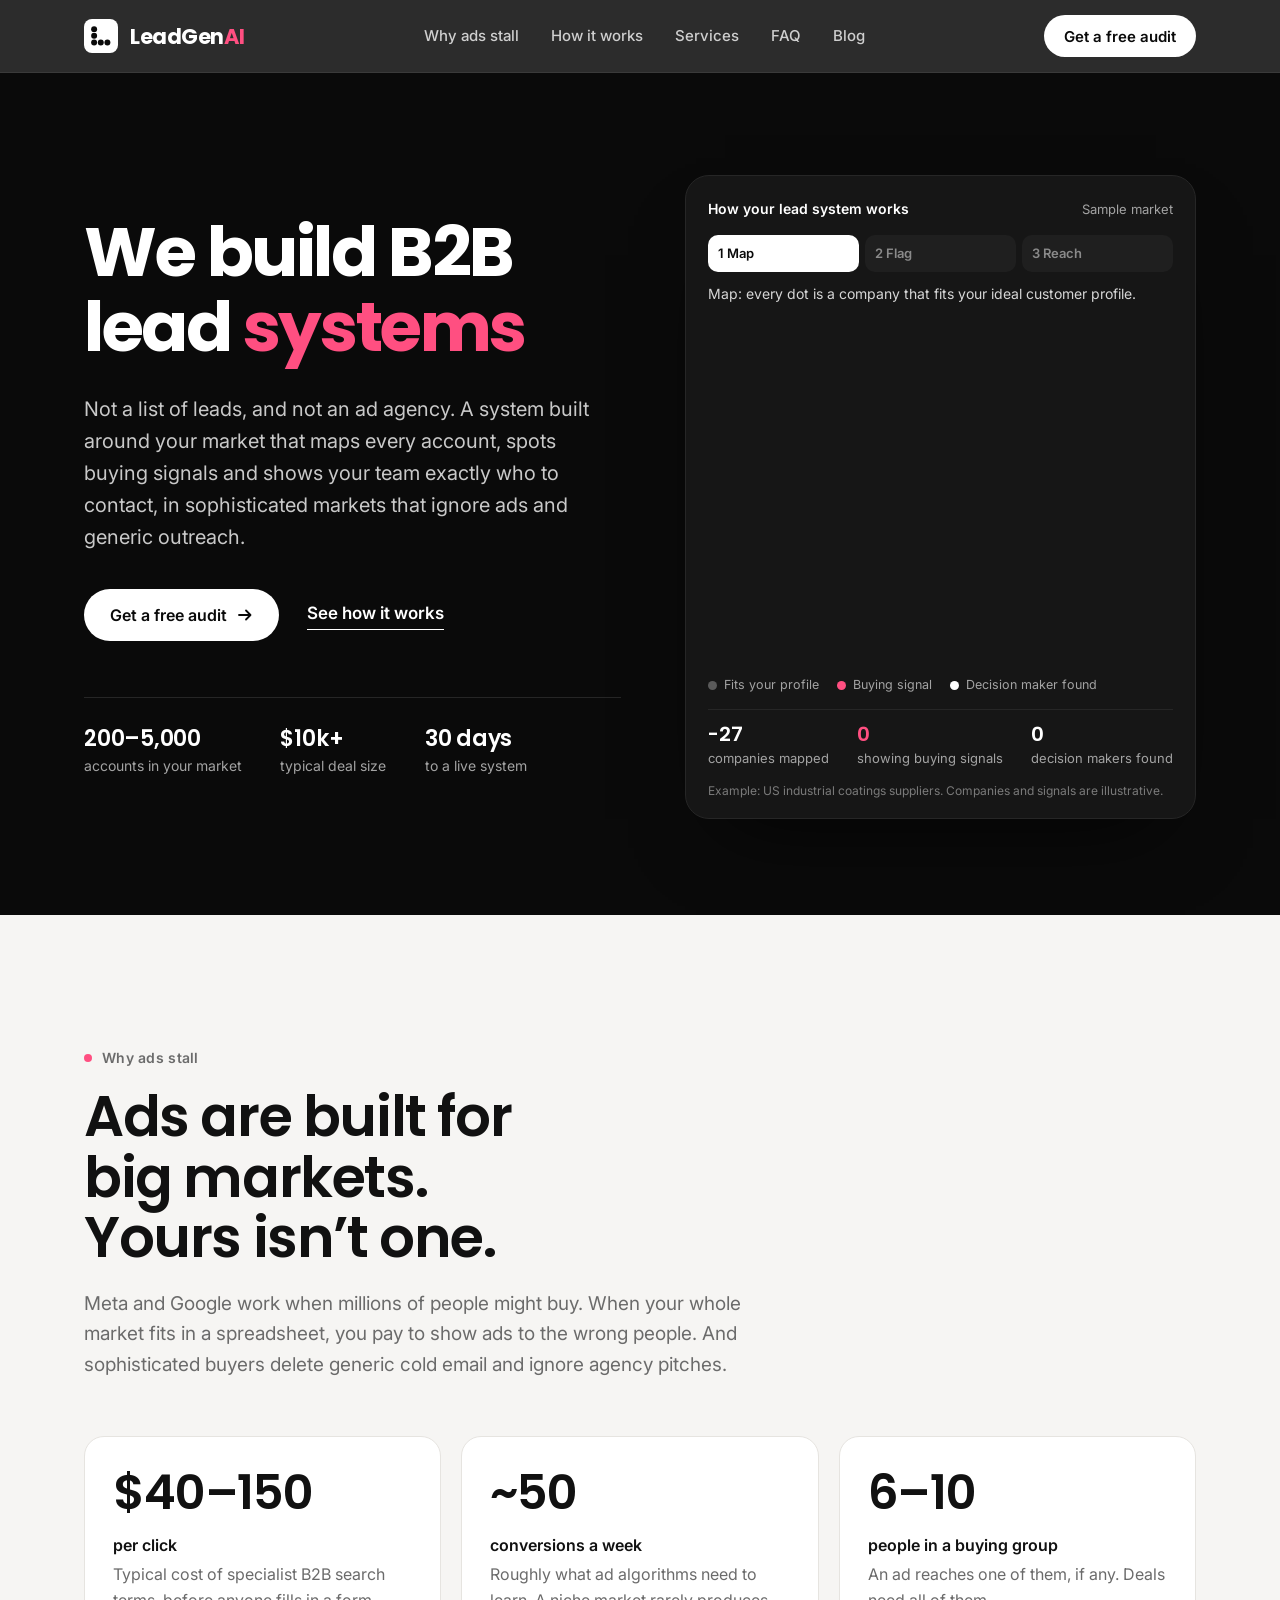
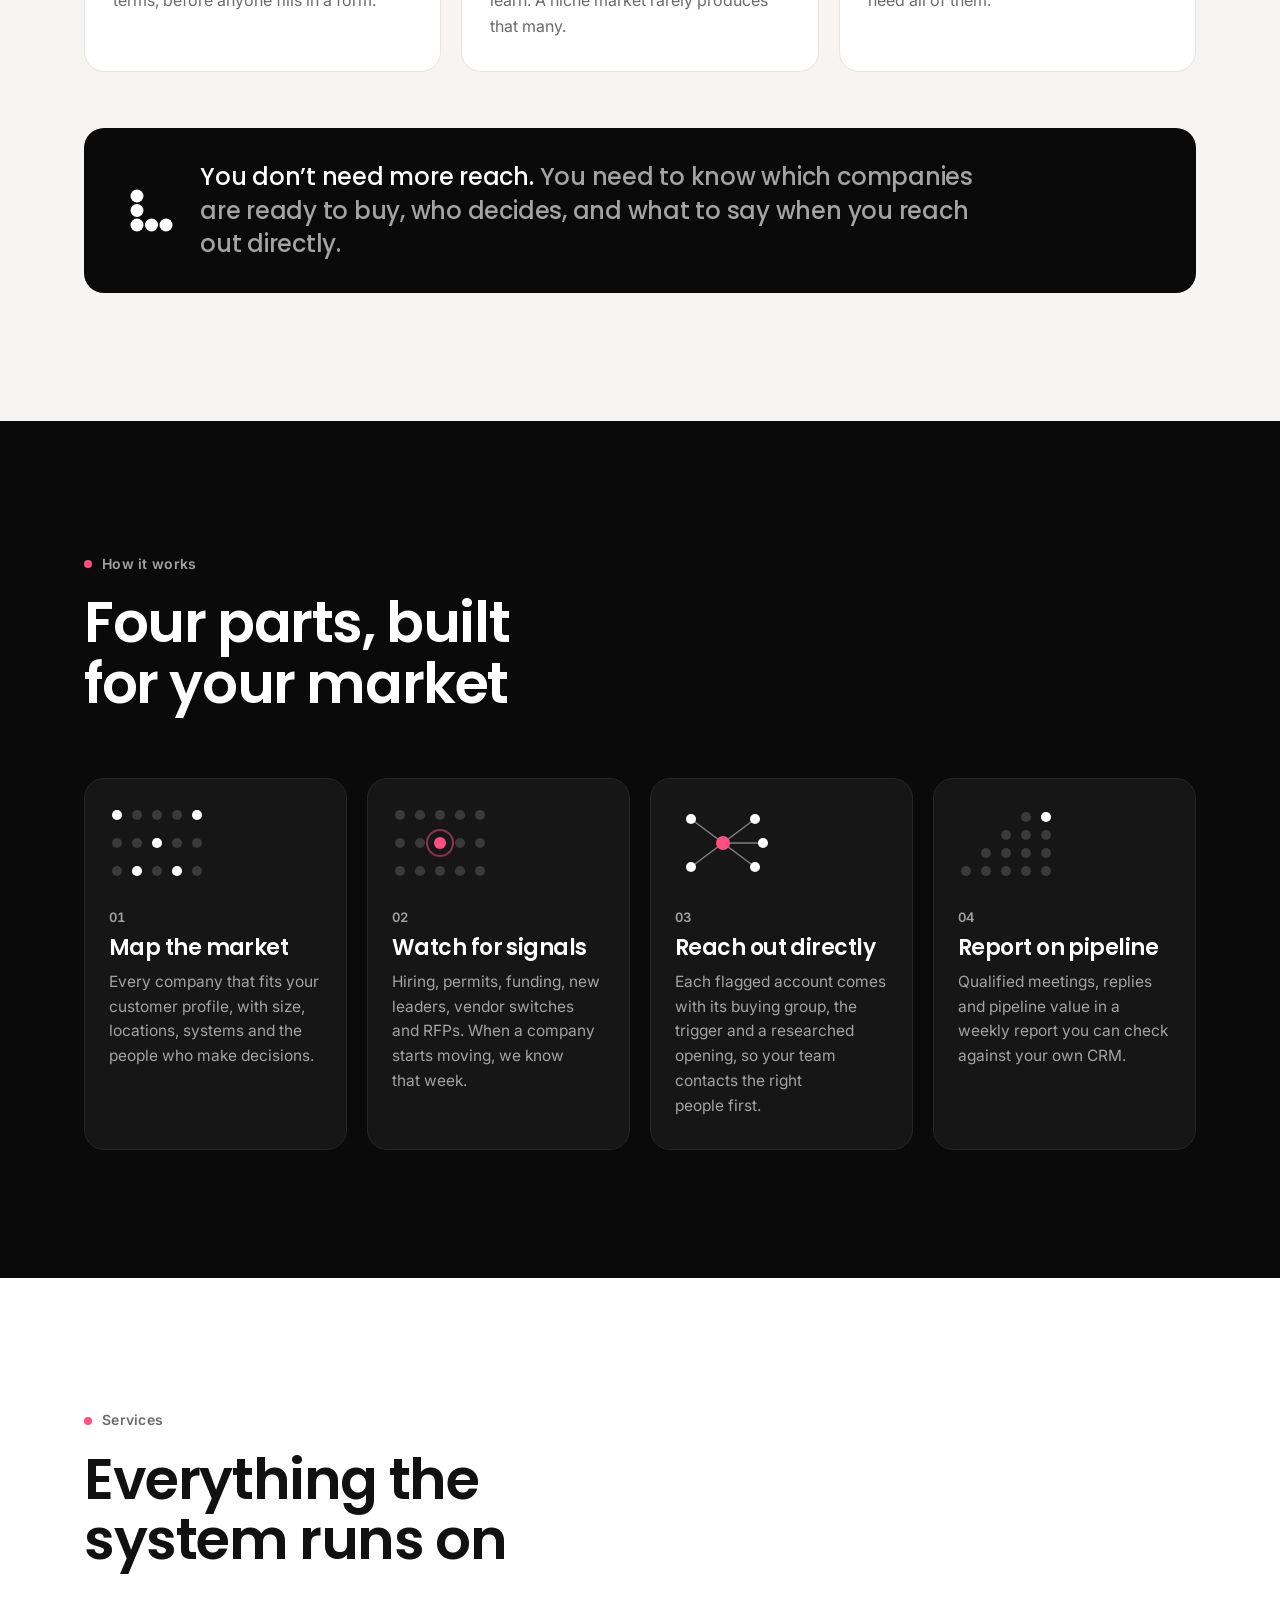
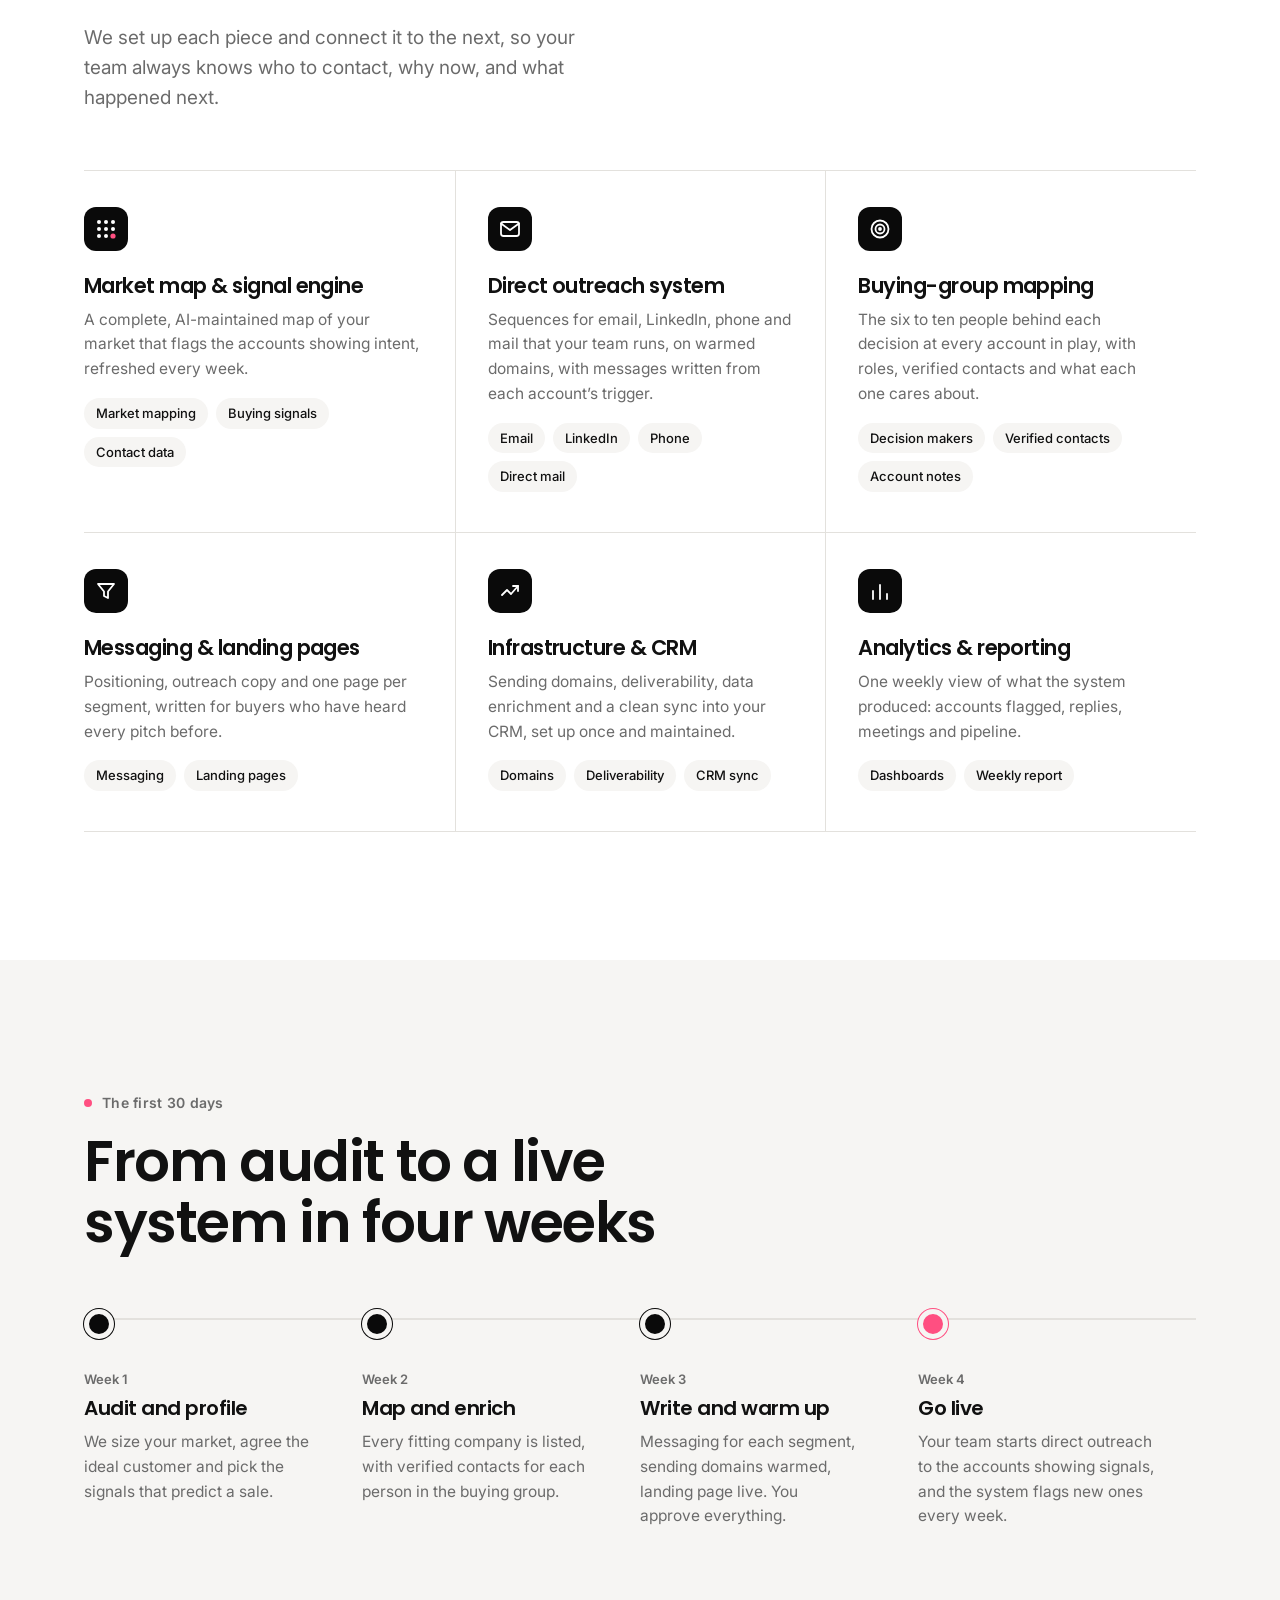
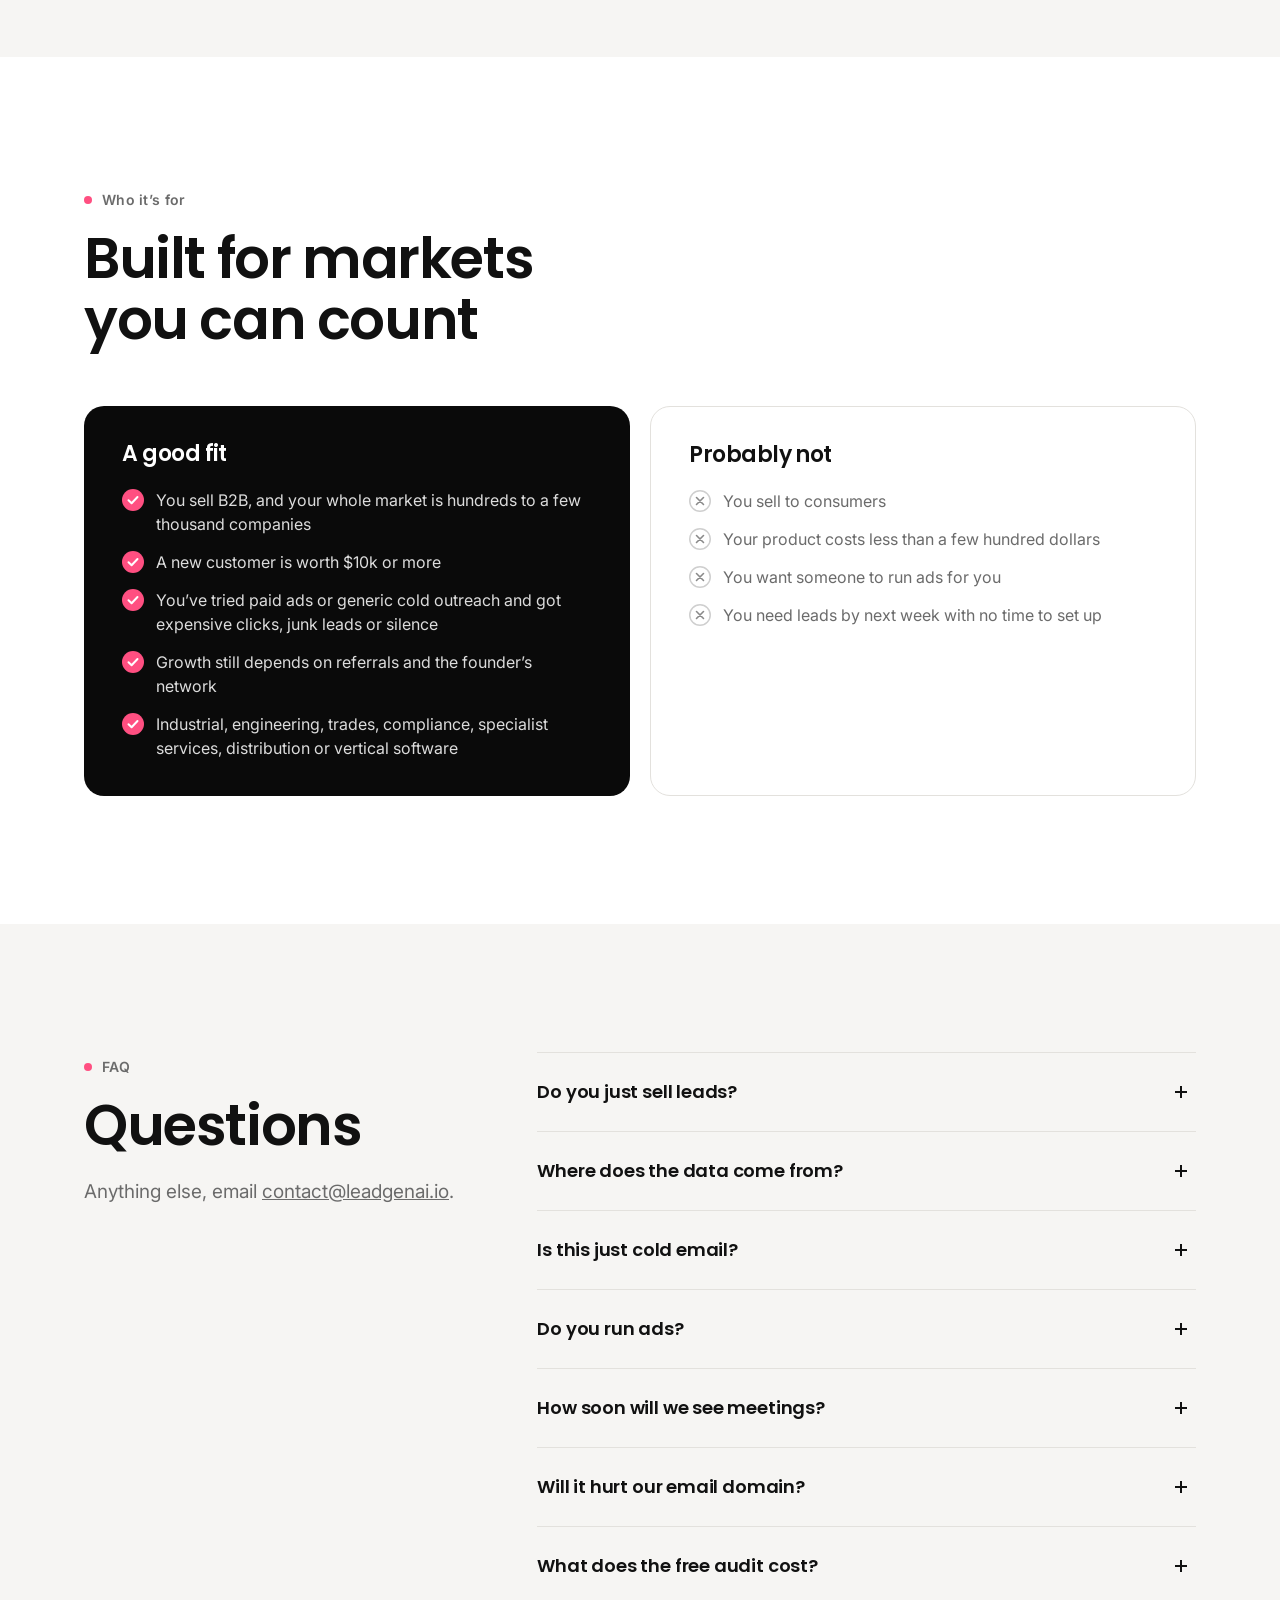
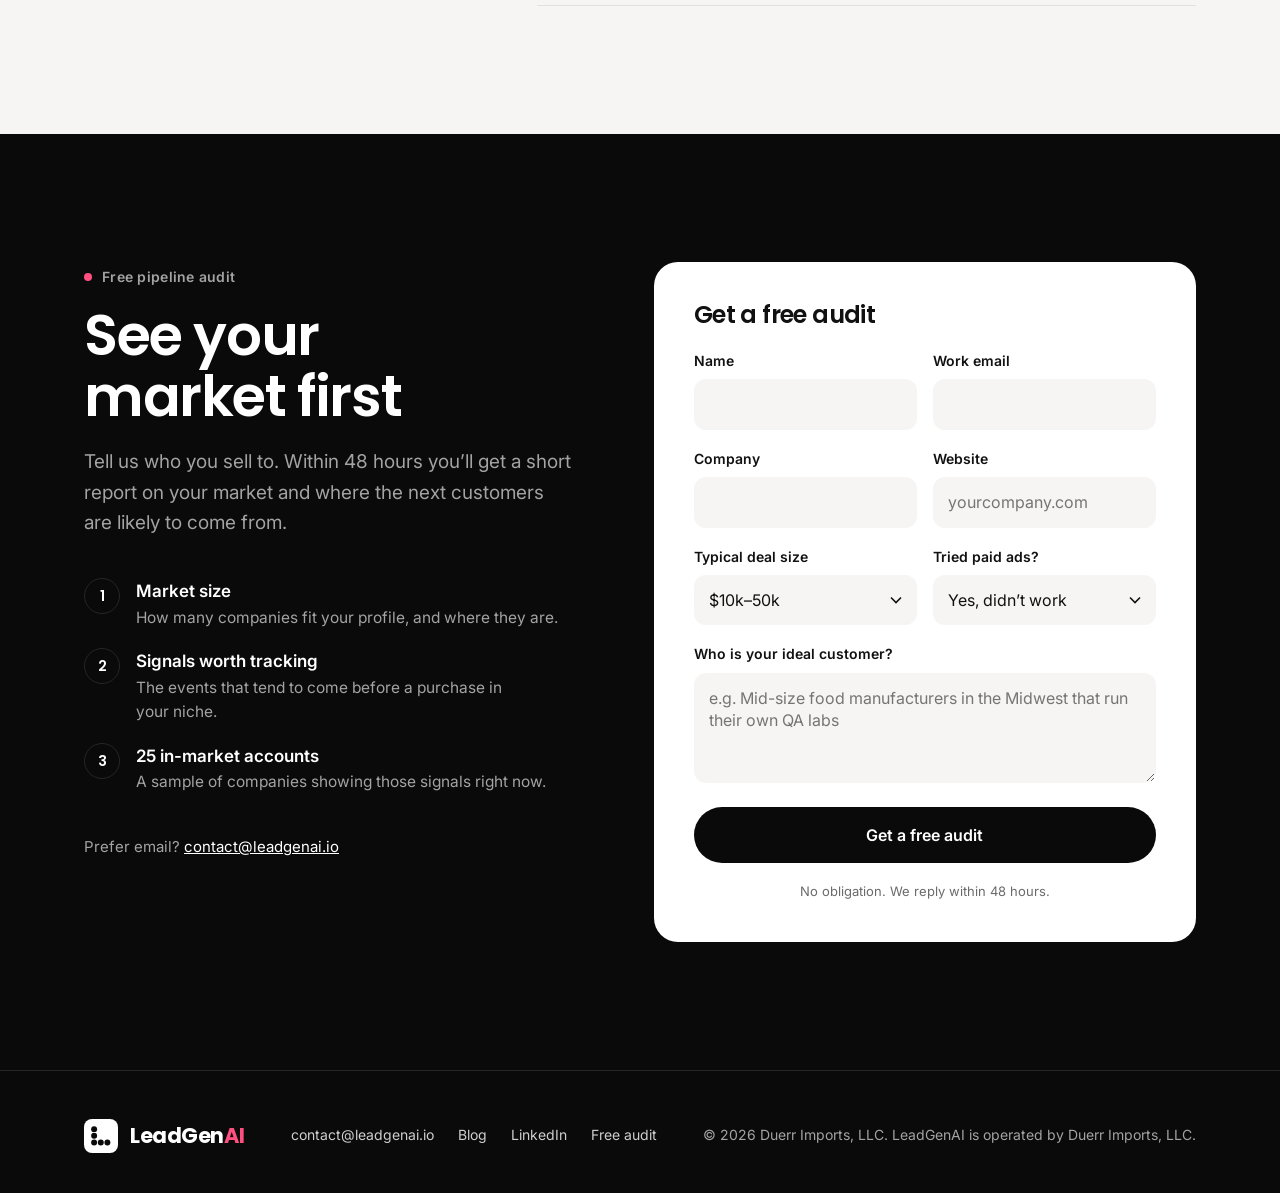
<file: index.html>
<!doctype html>
<html lang="en">
<head>
<meta charset="utf-8">
<meta name="viewport" content="width=device-width, initial-scale=1">
<title>LeadGenAI · B2B lead systems for niche markets</title>
<meta name="description" content="LeadGenAI sets up B2B lead systems for niche markets: a live map of your market, buying-signal tracking and the buying group at each account.">
<meta property="og:title" content="LeadGenAI · B2B lead systems for niche markets">
<meta property="og:description" content="Not a list of leads and not an ad agency. A lead system built around your market so your team can reach the right buyers directly.">
<meta property="og:url" content="https://leadgenai.io/">
<meta property="og:type" content="website">
<meta property="og:image" content="https://leadgenai.io/assets/og-image.png?v=2">
<meta property="og:image:width" content="1200">
<meta property="og:image:height" content="627">
<meta property="og:image:alt" content="LeadGenAI: We build B2B lead systems">
<meta name="twitter:card" content="summary_large_image">
<meta property="og:site_name" content="LeadGenAI">
<meta name="theme-color" content="#0a0a0a">
<link rel="canonical" href="https://leadgenai.io/">
<script type="application/ld+json">{"@context":"https://schema.org","@type":"Organization","name":"LeadGenAI","url":"https://leadgenai.io/","email":"contact@leadgenai.io","description":"LeadGenAI sets up niche B2B lead systems: market mapping, buying-signal tracking, buying-group research and direct-outreach infrastructure for companies whose buyers ignore ads and generic outreach.","sameAs":["https://www.linkedin.com/company/leadgenai1/"],"parentOrganization":{"@type":"Organization","name":"Duerr Imports, LLC"}}</script>
<script type="application/ld+json">{"@context":"https://schema.org","@type":"WebSite","name":"LeadGenAI","url":"https://leadgenai.io/","publisher":{"@type":"Organization","name":"LeadGenAI","url":"https://leadgenai.io/"}}</script>
<link rel="icon" href="data:image/svg+xml,%3Csvg xmlns='http://www.w3.org/2000/svg' viewBox='0 0 64 64'%3E%3Crect width='64' height='64' rx='12' fill='%230a0a0a'/%3E%3Cg fill='%23fff'%3E%3Ccircle cx='18' cy='16' r='7'/%3E%3Ccircle cx='18' cy='30' r='7'/%3E%3Ccircle cx='18' cy='44' r='7'/%3E%3Ccircle cx='32' cy='44' r='7'/%3E%3Ccircle cx='46' cy='44' r='7'/%3E%3C/g%3E%3C/svg%3E">
<link rel="icon" type="image/png" sizes="512x512" href="/assets/icon-512.png">
<link rel="apple-touch-icon" href="/assets/apple-touch-icon.png">
<link rel="preconnect" href="https://fonts.googleapis.com">
<link rel="preconnect" href="https://fonts.gstatic.com" crossorigin>
<link href="https://fonts.googleapis.com/css2?family=Poppins:wght@500;600;700&family=Inter:wght@400;500;600&display=swap" rel="stylesheet">
<style>
:root{
  --black:#0a0a0a; --ink:#111; --char:#161616; --line:#262626; --dim:#2b2b2b;
  --white:#fff; --paper:#f6f5f3; --grey:#6b6b6b; --soft:#a3a3a3;
  --pink:#ff4f81; --pink-soft:#ffe3ec;
  --ease:cubic-bezier(.23,1,.32,1);
  --pad:clamp(20px,5vw,72px); --max:1240px;
  --display:"Poppins",system-ui,sans-serif; --body:"Inter",system-ui,sans-serif;
}
*{box-sizing:border-box;margin:0;padding:0}
html{scroll-behavior:smooth;-webkit-text-size-adjust:100%}
body{font-family:var(--body);font-size:17px;line-height:1.6;color:var(--ink);background:var(--white);-webkit-font-smoothing:antialiased}
img,svg,canvas{display:block;max-width:100%}
a{color:inherit}
h1,h2,h3{font-family:var(--display);font-weight:600;line-height:1.08;letter-spacing:-.025em;text-wrap:balance}
p{text-wrap:pretty}
.wrap{max-width:var(--max);margin:0 auto;padding:0 var(--pad)}
.dark{background:var(--black);color:var(--white)}
.grey{background:var(--paper)}
section{padding:clamp(72px,10vw,128px) 0}
.kicker{display:inline-flex;align-items:center;gap:10px;font-size:14px;font-weight:600;letter-spacing:.02em;color:var(--grey);margin-bottom:18px}
.dark .kicker{color:var(--soft)}
.kicker i{width:8px;height:8px;border-radius:50%;background:var(--pink)}
h2{font-size:clamp(34px,4.6vw,56px);max-width:18ch}
.lede{font-size:clamp(17px,1.5vw,19px);color:var(--grey);max-width:56ch;margin-top:20px}
.dark .lede{color:var(--soft)}

/* Buttons */
.btn{display:inline-flex;align-items:center;justify-content:center;gap:10px;height:52px;padding:0 26px;border-radius:999px;font:600 16px/1 var(--body);text-decoration:none;border:0;cursor:pointer;transition:transform 160ms var(--ease),background-color 200ms ease,color 200ms ease}
.btn:active{transform:scale(.97)}
.btn-white{background:var(--white);color:var(--black)}
.btn-black{background:var(--black);color:var(--white)}
.btn svg{width:16px;height:16px;transition:transform 200ms var(--ease)}
@media (hover:hover) and (pointer:fine){
  .btn-white:hover{background:#e9e9e9}
  .btn-black:hover{background:#2a2a2a}
  .btn:hover svg{transform:translateX(3px)}
}
.link{font-weight:600;text-decoration:none;border-bottom:1.5px solid currentColor;padding-bottom:2px}
:focus-visible{outline:2px solid var(--pink);outline-offset:3px;border-radius:6px}

/* Logo */
.logo{display:inline-flex;align-items:center;gap:12px;text-decoration:none;font:700 21px/1 var(--display);letter-spacing:-.02em}
.logo .mark{width:34px;height:34px;border-radius:8px;background:var(--black);display:grid;place-items:center}
.logo .mark svg{width:22px;height:22px}
.dark .logo .mark,.nav .logo .mark,footer.site .logo .mark{background:var(--white)}
.logo .mark circle{fill:var(--white)}
.logo .ai{color:var(--pink)}
.dark .logo .mark circle,.nav .logo .mark circle,footer.site .logo .mark circle{fill:var(--black)}

/* Nav */
.nav{position:sticky;top:0;z-index:20;background:rgba(10,10,10,.86);backdrop-filter:saturate(1.4) blur(14px);-webkit-backdrop-filter:saturate(1.4) blur(14px);color:var(--white);border-bottom:1px solid rgba(255,255,255,.07)}
.nav .wrap{display:flex;align-items:center;justify-content:space-between;height:72px;gap:24px}
.nav ul{display:flex;gap:32px;list-style:none;font-size:15px;font-weight:500}
.nav ul a{text-decoration:none;color:#cfcfcf;transition:color 200ms ease}
@media (hover:hover) and (pointer:fine){.nav ul a:hover{color:var(--white)}}
.nav .btn{height:42px;padding:0 20px;font-size:15px}
@media (max-width:860px){.nav ul{display:none}}

/* Hero */
.hero{padding:clamp(56px,8vw,104px) 0 clamp(64px,8vw,96px);overflow:hidden}
.hero .wrap{display:grid;grid-template-columns:minmax(0,1.05fr) minmax(0,1fr);gap:clamp(32px,5vw,72px);align-items:center}
.hero h1 .nw{white-space:nowrap;color:inherit}.hero h1{font-size:clamp(42px,5.4vw,76px);font-weight:700;letter-spacing:-.035em}
.hero h1 span span{color:var(--pink)}
.hero .sub{font-size:clamp(18px,1.6vw,20px);color:#c9c9c9;max-width:40ch;margin-top:28px}
.hero .ctas{display:flex;align-items:center;gap:28px;margin-top:36px;flex-wrap:wrap}
.hero .facts{display:flex;gap:clamp(20px,3vw,40px);margin-top:56px;padding-top:28px;border-top:1px solid var(--line);flex-wrap:wrap}
.hero .facts b{display:block;font:600 22px/1.2 var(--display);letter-spacing:-.01em}
.hero .facts span{font-size:14px;color:var(--soft)}

.field{position:relative;background:var(--char);border:1px solid var(--line);border-radius:24px;padding:22px 22px 18px;box-shadow:0 40px 80px -40px rgba(0,0,0,.8)}
.field header{display:flex;justify-content:space-between;align-items:baseline;gap:12px;font-size:13px;color:var(--soft);margin-bottom:14px}
.field header b{color:var(--white);font-weight:600;font-size:14px}
.field .stage{position:relative;aspect-ratio:1/0.72}
.phases{list-style:none;display:grid;grid-template-columns:repeat(3,1fr);gap:6px;margin-bottom:12px}
.phases li{font-size:13px;font-weight:600;color:#8a8a8a;padding:8px 10px;border-radius:10px;background:#1f1f1f;transition:background-color 300ms ease,color 300ms ease}
.phases li.on{background:var(--white);color:var(--black)}
.cap{font-size:14px;line-height:1.45;color:#d6d6d6;min-height:2.9em;margin-bottom:6px}
.legend{list-style:none;display:flex;flex-wrap:wrap;gap:6px 18px;font-size:12.5px;color:var(--soft);margin-top:10px}
.legend li{display:flex;align-items:center;gap:7px}
.legend i{width:9px;height:9px;border-radius:50%}
.legend .g{background:#5a5a5a}.legend .p{background:var(--pink)}.legend .w{background:var(--white)}
.field canvas{position:absolute;inset:0;width:100%;height:100%}
.tag{position:absolute;z-index:2;pointer-events:none;background:var(--white);color:var(--black);font-size:12.5px;font-weight:600;line-height:1.25;padding:8px 11px 8px 10px;border-radius:10px;white-space:nowrap;box-shadow:0 10px 24px -8px rgba(0,0,0,.6);opacity:0;transform:translateY(6px) scale(.96);transition:opacity 260ms var(--ease),transform 260ms var(--ease)}
.tag small{display:block;font-weight:500;color:var(--grey);font-size:11.5px}
.tag.on{opacity:1;transform:none}
.field footer{display:flex;justify-content:space-between;gap:16px;margin-top:14px;padding-top:14px;border-top:1px solid var(--line);font-size:13px;color:var(--soft)}
.field footer b{font:600 20px/1 var(--display);color:var(--white);display:block;margin-bottom:4px;font-variant-numeric:tabular-nums}
.field footer .hot b{color:var(--pink)}
.field .note{font-size:12px;color:#7a7a7a;margin-top:12px}
@media (max-width:900px){
  .hero .wrap{grid-template-columns:1fr}

}

/* Problem */
.stats{display:grid;grid-template-columns:repeat(3,minmax(0,1fr));gap:20px;margin-top:56px}
.stat{border:1px solid #e6e4e0;border-radius:20px;padding:32px 28px;background:var(--white)}
.stat b{display:block;font:600 clamp(36px,4vw,48px)/1 var(--display);letter-spacing:-.03em;margin-bottom:16px}
.stat p{color:var(--grey);font-size:16px}
.stat p strong{color:var(--ink);font-weight:600;display:block;margin-bottom:4px}
.punch{margin-top:56px;display:grid;grid-template-columns:auto 1fr;gap:24px;align-items:center;background:var(--black);color:var(--white);border-radius:20px;padding:32px clamp(24px,4vw,44px)}
.punch p{font:500 clamp(19px,2vw,24px)/1.4 var(--display);letter-spacing:-.01em;max-width:52ch}
.punch p span{color:var(--soft)}
@media (max-width:820px){.stats{grid-template-columns:1fr}.punch{grid-template-columns:1fr}}

/* Steps */
.steps{display:grid;grid-template-columns:repeat(4,minmax(0,1fr));gap:20px;margin-top:64px;counter-reset:s}
.step{background:var(--char);border:1px solid var(--line);border-radius:20px;padding:28px 24px 30px;display:flex;flex-direction:column}
.step .dots{height:72px;margin-bottom:28px}
.step .dots svg{height:100%;width:auto}
.step .n{font-size:13px;color:var(--soft);font-weight:600;margin-bottom:8px;font-variant-numeric:tabular-nums}
.step h3{font-size:22px;margin-bottom:10px}
.step p{color:var(--soft);font-size:15.5px}
@media (max-width:1000px){.steps{grid-template-columns:repeat(2,minmax(0,1fr))}}
@media (max-width:560px){.steps{grid-template-columns:1fr}}

/* Services */
.svc-head{display:flex;justify-content:space-between;align-items:end;gap:32px;flex-wrap:wrap}
.svc{display:grid;grid-template-columns:repeat(3,minmax(0,1fr));border-top:1px solid #e3e1dd;margin-top:56px}
.svc article{padding:36px 32px 40px 0;border-bottom:1px solid #e3e1dd}
.svc article:not(:nth-child(3n+1)){padding-left:32px;border-left:1px solid #e3e1dd}
.svc .ic{width:44px;height:44px;border-radius:12px;background:var(--black);display:grid;place-items:center;margin-bottom:24px}
.svc .ic svg{width:24px;height:24px}
.svc h3{font-size:21px;margin-bottom:10px}
.svc p{color:var(--grey);font-size:15.5px}
.svc ul{list-style:none;margin-top:16px;display:flex;flex-wrap:wrap;gap:8px}
.svc li{font-size:13px;font-weight:500;background:var(--paper);border-radius:999px;padding:5px 12px}
@media (max-width:960px){
  .svc{grid-template-columns:repeat(2,minmax(0,1fr))}
  .svc article{padding:32px 24px 36px 0!important;border-left:0!important}
  .svc article:nth-child(2n){padding-left:24px!important;border-left:1px solid #e3e1dd!important}
}
@media (max-width:600px){
  .svc{grid-template-columns:1fr}
  .svc article,.svc article:nth-child(2n){padding:28px 0 32px!important;border-left:0!important}
}

/* Timeline */
.weeks{display:grid;grid-template-columns:repeat(4,minmax(0,1fr));margin-top:56px;position:relative}
.weeks::before{content:"";position:absolute;left:0;right:0;top:9px;height:2px;background:#e3e1dd}
.wk{position:relative;padding-right:28px}
.wk::before{content:"";display:block;width:20px;height:20px;border-radius:50%;background:var(--black);border:5px solid var(--paper);box-shadow:0 0 0 1px var(--black);margin-bottom:26px;position:relative}
.wk:last-child::before{background:var(--pink);box-shadow:0 0 0 1px var(--pink)}
.wk small{font-size:13px;font-weight:600;color:var(--grey)}
.wk h3{font-size:20px;margin:6px 0 10px}
.wk p{font-size:15.5px;color:var(--grey)}
@media (max-width:860px){
  .weeks{grid-template-columns:1fr;gap:32px;padding-left:40px}
  .weeks::before{left:9px;right:auto;top:0;bottom:0;width:2px;height:auto}
  .wk::before{position:absolute;left:-40px;top:2px;margin:0}
}

/* Fit */
.fit{display:grid;grid-template-columns:repeat(2,minmax(0,1fr));gap:20px;margin-top:56px}
.fit > div{border-radius:20px;padding:36px clamp(24px,3vw,40px)}
.fit .yes{background:var(--black);color:var(--white)}
.fit .no{border:1px solid #e3e1dd}
.fit h3{font-size:22px;margin-bottom:22px;display:flex;align-items:center;gap:12px}
.fit ul{list-style:none;display:grid;gap:14px}
.fit li{display:grid;grid-template-columns:22px 1fr;gap:12px;font-size:16px;line-height:1.5}
.fit li svg{width:22px;height:22px;margin-top:1px}
.fit .yes li{color:#dcdcdc}
.fit .no li{color:var(--grey)}
@media (max-width:820px){.fit{grid-template-columns:1fr}}

/* FAQ */
.faq-grid{display:grid;grid-template-columns:minmax(0,.8fr) minmax(0,1.4fr);gap:clamp(32px,6vw,96px)}
.faq details{border-bottom:1px solid #e3e1dd}
.faq details:first-child{border-top:1px solid #e3e1dd}
.faq summary{list-style:none;cursor:pointer;display:flex;justify-content:space-between;align-items:center;gap:24px;padding:24px 0;font:600 18px/1.35 var(--display);letter-spacing:-.01em}
.faq summary::-webkit-details-marker{display:none}
.faq summary i{flex:none;width:30px;height:30px;border-radius:50%;background:var(--paper);position:relative;transition:transform 240ms var(--ease),background-color 200ms ease}
.faq summary i::before,.faq summary i::after{content:"";position:absolute;left:50%;top:50%;width:12px;height:2px;background:var(--ink);transform:translate(-50%,-50%)}
.faq summary i::after{transform:translate(-50%,-50%) rotate(90deg)}
.faq details[open] summary i{transform:rotate(45deg);background:var(--black)}
.faq details[open] summary i::before,.faq details[open] summary i::after{background:var(--white)}
.faq details p{color:var(--grey);padding:0 56px 26px 0;max-width:64ch}
@media (max-width:860px){.faq-grid{grid-template-columns:1fr}.faq details p{padding-right:0}}

/* Audit */
.audit .wrap{display:grid;grid-template-columns:minmax(0,1fr) minmax(0,1.1fr);gap:clamp(40px,6vw,96px);align-items:start}
.gets{list-style:none;margin-top:40px;display:grid;gap:18px}
.gets li{display:grid;grid-template-columns:36px 1fr;gap:16px;align-items:start}
.gets li span{width:36px;height:36px;border-radius:50%;border:1px solid var(--line);display:grid;place-items:center;font:600 14px/1 var(--display);color:var(--white)}
.gets b{display:block;font-weight:600;color:var(--white)}
.gets p{color:var(--soft);font-size:15.5px}
.direct{margin-top:40px;font-size:15px;color:var(--soft)}
.direct a{color:var(--white)}
form{background:var(--white);color:var(--ink);border-radius:24px;padding:clamp(24px,3.5vw,40px);display:grid;grid-template-columns:1fr 1fr;gap:18px 16px}
form h3{grid-column:1/-1;font-size:24px;margin-bottom:4px}
label{display:grid;gap:7px;font-size:14px;font-weight:600}
label.full{grid-column:1/-1}
input,select,textarea{font:400 16px/1.4 var(--body);color:var(--ink);background:var(--paper);border:1px solid transparent;border-radius:12px;padding:13px 14px;width:100%;transition:border-color 200ms ease,background-color 200ms ease}
textarea{min-height:110px;resize:vertical}
input:focus,select:focus,textarea:focus{outline:none;border-color:var(--black);background:var(--white)}
select{appearance:none;background-image:url("data:image/svg+xml,%3Csvg xmlns='http://www.w3.org/2000/svg' width='12' height='8' fill='none'%3E%3Cpath d='M1 1.5l5 5 5-5' stroke='%23111' stroke-width='1.6'/%3E%3C/svg%3E");background-repeat:no-repeat;background-position:right 14px center;padding-right:38px}
form .btn{grid-column:1/-1;height:56px;margin-top:6px}
form .small{grid-column:1/-1;font-size:13px;color:var(--grey);text-align:center}
#status{grid-column:1/-1;font-size:15px;font-weight:500}
#status:empty{display:none}
.hp{position:absolute;left:-9999px;width:1px;height:1px;opacity:0}
@media (max-width:900px){.audit .wrap{grid-template-columns:1fr}}
@media (max-width:520px){form{grid-template-columns:1fr}}

/* Footer */
footer.site{background:var(--black);color:var(--soft);border-top:1px solid var(--line);padding:48px 0 40px;font-size:14px}
footer.site .wrap{display:flex;justify-content:space-between;align-items:center;gap:24px;flex-wrap:wrap}
footer.site .logo{color:var(--white)}
footer.site nav{display:flex;gap:24px;flex-wrap:wrap}
footer.site nav a{text-decoration:none;color:#cfcfcf}
@media (hover:hover) and (pointer:fine){footer.site nav a:hover{color:var(--white)}}

/* Motion */
[data-in] > *{opacity:0;transform:translateY(16px);transition:opacity 700ms var(--ease),transform 700ms var(--ease);transition-delay:calc(var(--d,0) * 70ms)}
[data-in].in > *{opacity:1;transform:none}
.hero .rise{opacity:0;transform:translateY(18px);animation:rise 800ms var(--ease) forwards;animation-delay:var(--t,0ms)}
@keyframes rise{to{opacity:1;transform:none}}
@media (prefers-reduced-motion:reduce){
  html{scroll-behavior:auto}
  [data-in] > *,.hero .rise{opacity:1;transform:none;animation:none;transition:none}
  .tag{transition:none}
}
.no-js [data-in] > *{opacity:1;transform:none}
</style>
</head>
<body class="no-js">

<svg width="0" height="0" style="position:absolute" aria-hidden="true">
  <symbol id="mark" viewBox="0 0 48 48"><g fill="#fff"><circle cx="9" cy="9" r="6.5"/><circle cx="9" cy="23.5" r="6.5"/><circle cx="9" cy="38" r="6.5"/><circle cx="23.5" cy="38" r="6.5"/><circle cx="38" cy="38" r="6.5"/></g></symbol>
  <symbol id="arrow" viewBox="0 0 16 16"><path d="M2 8h11M9 3.5 13.5 8 9 12.5" fill="none" stroke="currentColor" stroke-width="1.8" stroke-linecap="round" stroke-linejoin="round"/></symbol>
  <symbol id="check" viewBox="0 0 22 22"><circle cx="11" cy="11" r="11" fill="#ff4f81"/><path d="M6.5 11.2 9.6 14.2 15.5 8" fill="none" stroke="#fff" stroke-width="2" stroke-linecap="round" stroke-linejoin="round"/></symbol>
  <symbol id="cross" viewBox="0 0 22 22"><circle cx="11" cy="11" r="10.25" fill="none" stroke="#cfcfcf" stroke-width="1.5"/><path d="M7.5 7.5l7 7M14.5 7.5l-7 7" stroke="#8a8a8a" stroke-width="1.6" stroke-linecap="round"/></symbol>
</svg>

<header class="nav">
  <div class="wrap">
    <a class="logo" href="#top" aria-label="LeadGenAI home">
      <span class="mark"><svg viewBox="0 0 48 48" aria-hidden="true"><g><circle cx="9" cy="9" r="6.5"/><circle cx="9" cy="23.5" r="6.5"/><circle cx="9" cy="38" r="6.5"/><circle cx="23.5" cy="38" r="6.5"/><circle cx="38" cy="38" r="6.5"/></g></svg></span>
      <span>LeadGen<span class="ai">AI</span></span>
    </a>
    <ul>
      <li><a href="#why">Why ads stall</a></li>
      <li><a href="#how">How it works</a></li>
      <li><a href="#services">Services</a></li>
      <li><a href="#faq">FAQ</a></li>
      <li><a href="/blog/">Blog</a></li>
    </ul>
    <a class="btn btn-white" href="#audit">Get a free audit</a>
  </div>
</header>

<main id="top">

<section class="hero dark">
  <div class="wrap">
    <div>
      <h1 class="rise">We build B2B<br> <span class="nw">lead <span>systems</span></span></h1>
      <p class="sub rise" style="--t:120ms">Not a list of leads, and not an ad agency. A system built around your market that maps every account, spots buying signals and shows your team exactly who to contact, in sophisticated markets that ignore ads and generic outreach.</p>
      <div class="ctas rise" style="--t:220ms">
        <a class="btn btn-white" href="#audit">Get a free audit <svg aria-hidden="true"><use href="#arrow"/></svg></a>
        <a class="link" href="#how">See how it works</a>
      </div>
      <div class="facts rise" style="--t:320ms">
        <div><b>200–5,000</b><span>accounts in your market</span></div>
        <div><b>$10k+</b><span>typical deal size</span></div>
        <div><b>30 days</b><span>to a live system</span></div>
      </div>
    </div>

    <div class="field rise" style="--t:200ms">
      <header><b>How your lead system works</b><span>Sample market</span></header>
      <ol class="phases" aria-hidden="true"><li class="on">1 Map</li><li>2 Flag</li><li>3 Reach</li></ol>
      <p class="cap" id="cap" aria-live="polite">Every dot is a company that fits your ideal customer profile.</p>
      <div class="stage" id="stage" role="img" aria-label="Animated example: companies in a market shown as dots; some light up with buying signals, then their decision makers are mapped"><canvas id="dots"></canvas></div>
      <ul class="legend" aria-hidden="true"><li><i class="g"></i>Fits your profile</li><li><i class="p"></i>Buying signal</li><li><i class="w"></i>Decision maker found</li></ul>
      <footer>
        <div><b id="n-total">0</b>companies mapped</div>
        <div class="hot"><b id="n-hot">0</b>showing buying signals</div>
        <div><b id="n-ppl">0</b>decision makers found</div>
      </footer>
      <p class="note">Example: US industrial coatings suppliers. Companies and signals are illustrative.</p>
    </div>
  </div>
</section>

<section id="why" class="grey">
  <div class="wrap" data-in>
    <p class="kicker"><i></i>Why ads stall</p>
    <h2>Ads are built for big markets. Yours isn’t one.</h2>
    <p class="lede">Meta and Google work when millions of people might buy. When your whole market fits in a spreadsheet, you pay to show ads to the wrong people. And sophisticated buyers delete generic cold email and ignore agency pitches.</p>
    <div class="stats">
      <div class="stat"><b>$40–150</b><p><strong>per click</strong>Typical cost of specialist B2B search terms, before anyone fills in a form.</p></div>
      <div class="stat"><b>~50</b><p><strong>conversions a week</strong>Roughly what ad algorithms need to learn. A niche market rarely produces that many.</p></div>
      <div class="stat"><b>6–10</b><p><strong>people in a buying group</strong>An ad reaches one of them, if any. Deals need all of them.</p></div>
    </div>
    <div class="punch">
      <svg width="48" height="48" aria-hidden="true"><use href="#mark"/></svg>
      <p>You don’t need more reach. <span>You need to know which companies are ready to buy, who decides, and what to say when you reach out directly.</span></p>
    </div>
  </div>
</section>

<section id="how" class="dark">
  <div class="wrap">
    <div data-in>
      <p class="kicker"><i></i>How it works</p>
      <h2>Four parts, built for your market</h2>
    </div>
    <div class="steps" data-in>
      <article class="step">
        <div class="dots"><svg viewBox="0 0 96 72" aria-hidden="true"><g fill="#3a3a3a"><circle cx="8" cy="8" r="5"/><circle cx="28" cy="8" r="5"/><circle cx="48" cy="8" r="5"/><circle cx="68" cy="8" r="5"/><circle cx="88" cy="8" r="5"/><circle cx="8" cy="36" r="5"/><circle cx="28" cy="36" r="5"/><circle cx="48" cy="36" r="5"/><circle cx="68" cy="36" r="5"/><circle cx="88" cy="36" r="5"/><circle cx="8" cy="64" r="5"/><circle cx="28" cy="64" r="5"/><circle cx="48" cy="64" r="5"/><circle cx="68" cy="64" r="5"/><circle cx="88" cy="64" r="5"/></g><g fill="#fff"><circle cx="8" cy="8" r="5"/><circle cx="48" cy="36" r="5"/><circle cx="28" cy="64" r="5"/><circle cx="88" cy="8" r="5"/><circle cx="68" cy="64" r="5"/></g></svg></div>
        <p class="n">01</p>
        <h3>Map the market</h3>
        <p>Every company that fits your customer profile, with size, locations, systems and the people who make decisions.</p>
      </article>
      <article class="step">
        <div class="dots"><svg viewBox="0 0 96 72" aria-hidden="true"><g fill="#3a3a3a"><circle cx="8" cy="8" r="5"/><circle cx="28" cy="8" r="5"/><circle cx="48" cy="8" r="5"/><circle cx="68" cy="8" r="5"/><circle cx="88" cy="8" r="5"/><circle cx="8" cy="36" r="5"/><circle cx="28" cy="36" r="5"/><circle cx="68" cy="36" r="5"/><circle cx="88" cy="36" r="5"/><circle cx="8" cy="64" r="5"/><circle cx="28" cy="64" r="5"/><circle cx="48" cy="64" r="5"/><circle cx="68" cy="64" r="5"/><circle cx="88" cy="64" r="5"/></g><circle cx="48" cy="36" r="13" fill="none" stroke="#ff4f81" stroke-width="2" opacity=".5"/><circle cx="48" cy="36" r="6" fill="#ff4f81"/></svg></div>
        <p class="n">02</p>
        <h3>Watch for signals</h3>
        <p>Hiring, permits, funding, new leaders, vendor switches and RFPs. When a company starts moving, we know that week.</p>
      </article>
      <article class="step">
        <div class="dots"><svg viewBox="0 0 96 72" aria-hidden="true"><g stroke="#fff" stroke-width="1.5" opacity=".45"><path d="M48 36 16 12M48 36l32-24M48 36 16 60M48 36l32 24M48 36h40"/></g><circle cx="48" cy="36" r="7" fill="#ff4f81"/><g fill="#fff"><circle cx="16" cy="12" r="5"/><circle cx="80" cy="12" r="5"/><circle cx="16" cy="60" r="5"/><circle cx="80" cy="60" r="5"/><circle cx="88" cy="36" r="5"/></g></svg></div>
        <p class="n">03</p>
        <h3>Reach out directly</h3>
        <p>Each flagged account comes with its buying group, the trigger and a researched opening, so your team contacts the right people first.</p>
      </article>
      <article class="step">
        <div class="dots"><svg viewBox="0 0 96 72" aria-hidden="true"><g fill="#3a3a3a"><circle cx="8" cy="64" r="5"/><circle cx="28" cy="64" r="5"/><circle cx="48" cy="64" r="5"/><circle cx="68" cy="64" r="5"/><circle cx="88" cy="64" r="5"/><circle cx="28" cy="46" r="5"/><circle cx="48" cy="46" r="5"/><circle cx="68" cy="46" r="5"/><circle cx="88" cy="46" r="5"/><circle cx="48" cy="28" r="5"/><circle cx="68" cy="28" r="5"/><circle cx="88" cy="28" r="5"/><circle cx="68" cy="10" r="5"/><circle cx="88" cy="10" r="5"/></g><circle cx="88" cy="10" r="5" fill="#fff"/></svg></div>
        <p class="n">04</p>
        <h3>Report on pipeline</h3>
        <p>Qualified meetings, replies and pipeline value in a weekly report you can check against your own CRM.</p>
      </article>
    </div>
  </div>
</section>

<section id="services">
  <div class="wrap">
    <div class="svc-head" data-in>
      <div>
        <p class="kicker"><i></i>Services</p>
        <h2>Everything the system runs on</h2>
      </div>
      <p class="lede" style="max-width:42ch">We set up each piece and connect it to the next, so your team always knows who to contact, why now, and what happened next.</p>
    </div>
    <div class="svc" data-in>
      <article>
        <div class="ic"><svg viewBox="0 0 24 24" aria-hidden="true"><g fill="#fff"><circle cx="5" cy="5" r="2"/><circle cx="12" cy="5" r="2"/><circle cx="19" cy="5" r="2"/><circle cx="5" cy="12" r="2"/><circle cx="12" cy="12" r="2"/><circle cx="19" cy="12" r="2"/><circle cx="5" cy="19" r="2"/><circle cx="12" cy="19" r="2"/></g><circle cx="19" cy="19" r="2.6" fill="#ff4f81"/></svg></div>
        <h3>Market map &amp; signal engine</h3>
        <p>A complete, AI-maintained map of your market that flags the accounts showing intent, refreshed every week.</p>
        <ul><li>Market mapping</li><li>Buying signals</li><li>Contact data</li></ul>
      </article>
      <article>
        <div class="ic"><svg viewBox="0 0 24 24" fill="none" stroke="#fff" stroke-width="1.8" stroke-linecap="round" stroke-linejoin="round" aria-hidden="true"><path d="M3 6.5 12 13l9-6.5"/><rect x="3" y="5" width="18" height="14" rx="2.5"/></svg></div>
        <h3>Direct outreach system</h3>
        <p>Sequences for email, LinkedIn, phone and mail that your team runs, on warmed domains, with messages written from each account’s trigger.</p>
        <ul><li>Email</li><li>LinkedIn</li><li>Phone</li><li>Direct mail</li></ul>
      </article>
      <article>
        <div class="ic"><svg viewBox="0 0 24 24" fill="none" stroke="#fff" stroke-width="1.8" stroke-linecap="round" stroke-linejoin="round" aria-hidden="true"><circle cx="12" cy="12" r="8.5"/><circle cx="12" cy="12" r="4.5"/><circle cx="12" cy="12" r="1" fill="#fff"/></svg></div>
        <h3>Buying-group mapping</h3>
        <p>The six to ten people behind each decision at every account in play, with roles, verified contacts and what each one cares about.</p>
        <ul><li>Decision makers</li><li>Verified contacts</li><li>Account notes</li></ul>
      </article>
      <article>
        <div class="ic"><svg viewBox="0 0 24 24" fill="none" stroke="#fff" stroke-width="1.8" stroke-linecap="round" stroke-linejoin="round" aria-hidden="true"><path d="M4 5h16l-6 7.5V19l-4-2v-4.5z"/></svg></div>
        <h3>Messaging &amp; landing pages</h3>
        <p>Positioning, outreach copy and one page per segment, written for buyers who have heard every pitch before.</p>
        <ul><li>Messaging</li><li>Landing pages</li></ul>
      </article>
      <article>
        <div class="ic"><svg viewBox="0 0 24 24" fill="none" stroke="#fff" stroke-width="1.8" stroke-linecap="round" stroke-linejoin="round" aria-hidden="true"><path d="M4 16l5-5 4 4 7-8"/><path d="M15 7h5v5"/></svg></div>
        <h3>Infrastructure &amp; CRM</h3>
        <p>Sending domains, deliverability, data enrichment and a clean sync into your CRM, set up once and maintained.</p>
        <ul><li>Domains</li><li>Deliverability</li><li>CRM sync</li></ul>
      </article>
      <article>
        <div class="ic"><svg viewBox="0 0 24 24" fill="none" stroke="#fff" stroke-width="1.8" stroke-linecap="round" aria-hidden="true"><path d="M5 20V12M12 20V6M19 20v-5"/></svg></div>
        <h3>Analytics &amp; reporting</h3>
        <p>One weekly view of what the system produced: accounts flagged, replies, meetings and pipeline.</p>
        <ul><li>Dashboards</li><li>Weekly report</li></ul>
      </article>
    </div>
  </div>
</section>

<section class="grey">
  <div class="wrap">
    <div data-in>
      <p class="kicker"><i></i>The first 30 days</p>
      <h2>From audit to a live system in four weeks</h2>
    </div>
    <div class="weeks" data-in>
      <div class="wk"><small>Week 1</small><h3>Audit and profile</h3><p>We size your market, agree the ideal customer and pick the signals that predict a sale.</p></div>
      <div class="wk"><small>Week 2</small><h3>Map and enrich</h3><p>Every fitting company is listed, with verified contacts for each person in the buying group.</p></div>
      <div class="wk"><small>Week 3</small><h3>Write and warm up</h3><p>Messaging for each segment, sending domains warmed, landing page live. You approve everything.</p></div>
      <div class="wk"><small>Week 4</small><h3>Go live</h3><p>Your team starts direct outreach to the accounts showing signals, and the system flags new ones every week.</p></div>
    </div>
  </div>
</section>

<section>
  <div class="wrap">
    <div data-in>
      <p class="kicker"><i></i>Who it’s for</p>
      <h2>Built for markets you can count</h2>
    </div>
    <div class="fit" data-in>
      <div class="yes">
        <h3>A good fit</h3>
        <ul>
          <li><svg aria-hidden="true"><use href="#check"/></svg>You sell B2B, and your whole market is hundreds to a few thousand companies</li>
          <li><svg aria-hidden="true"><use href="#check"/></svg>A new customer is worth $10k or more</li>
          <li><svg aria-hidden="true"><use href="#check"/></svg>You’ve tried paid ads or generic cold outreach and got expensive clicks, junk leads or silence</li>
          <li><svg aria-hidden="true"><use href="#check"/></svg>Growth still depends on referrals and the founder’s network</li>
          <li><svg aria-hidden="true"><use href="#check"/></svg>Industrial, engineering, trades, compliance, specialist services, distribution or vertical software</li>
        </ul>
      </div>
      <div class="no">
        <h3>Probably not</h3>
        <ul>
          <li><svg aria-hidden="true"><use href="#cross"/></svg>You sell to consumers</li>
          <li><svg aria-hidden="true"><use href="#cross"/></svg>Your product costs less than a few hundred dollars</li>
          <li><svg aria-hidden="true"><use href="#cross"/></svg>You want someone to run ads for you</li>
          <li><svg aria-hidden="true"><use href="#cross"/></svg>You need leads by next week with no time to set up</li>
        </ul>
      </div>
    </div>
  </div>
</section>

<section id="faq" class="grey faq">
  <div class="wrap faq-grid">
    <div data-in>
      <p class="kicker"><i></i>FAQ</p>
      <h2>Questions</h2>
      <p class="lede">Anything else, email <a href="mailto:contact@leadgenai.io">contact@leadgenai.io</a>.</p>
    </div>
    <div data-in>
      <details><summary>Do you just sell leads?<i></i></summary><p>No. We set up the system that produces them: the market map, signal tracking, buying-group research, outreach infrastructure and messaging, and reporting connected to your CRM. Your team uses it to reach out directly.</p></details>
      <details><summary>Where does the data come from?<i></i></summary><p>Public sources and licensed databases: company registries, job boards, permit and procurement records, funding announcements, websites and professional profiles. Every contact is verified before it’s used.</p></details>
      <details><summary>Is this just cold email?<i></i></summary><p>No. Sophisticated buyers ignore generic cold email. The system tells your team who to contact and why now, and outreach runs across email, LinkedIn, phone and direct mail only when a signal makes the message relevant.</p></details>
      <details><summary>Do you run ads?<i></i></summary><p>No. We’re not an ad agency. Our clients sell into markets that don’t respond to Meta or Google Ads, so we build the system for reaching buyers directly instead.</p></details>
      <details><summary>How soon will we see meetings?<i></i></summary><p>The system is live by the end of week four. How quickly meetings follow depends on your market and offer; the free audit gives you a realistic estimate before you commit.</p></details>
      <details><summary>Will it hurt our email domain?<i></i></summary><p>No. Outreach is sent from separate, warmed domains with strict volume limits, so your main domain and its deliverability are untouched.</p></details>
      <details><summary>What does the free audit cost?<i></i></summary><p>Nothing, and there’s no obligation. You get the audit within 48 hours either way.</p></details>
    </div>
  </div>
</section>

<section id="audit" class="audit dark">
  <div class="wrap">
    <div data-in>
      <p class="kicker"><i></i>Free pipeline audit</p>
      <h2>See your market first</h2>
      <p class="lede">Tell us who you sell to. Within 48 hours you’ll get a short report on your market and where the next customers are likely to come from.</p>
      <ul class="gets">
        <li><span>1</span><div><b>Market size</b><p>How many companies fit your profile, and where they are.</p></div></li>
        <li><span>2</span><div><b>Signals worth tracking</b><p>The events that tend to come before a purchase in your niche.</p></div></li>
        <li><span>3</span><div><b>25 in-market accounts</b><p>A sample of companies showing those signals right now.</p></div></li>
      </ul>
      <p class="direct">Prefer email? <a href="mailto:contact@leadgenai.io">contact@leadgenai.io</a></p>
    </div>

    <form id="lead-form" action="https://formsubmit.co/contact@leadgenai.io" method="POST">
      <input type="hidden" name="_subject" value="New audit request from leadgenai.io">
      <input type="hidden" name="_template" value="table">
      <input type="hidden" name="_next" value="https://leadgenai.io/#audit">
      <input type="text" name="_honey" class="hp" tabindex="-1" autocomplete="off" aria-hidden="true">
      <h3>Get a free audit</h3>
      <label>Name<input name="name" autocomplete="name" required></label>
      <label>Work email<input type="email" name="email" autocomplete="email" required></label>
      <label>Company<input name="company" autocomplete="organization" required></label>
      <label>Website<input name="website" type="text" inputmode="url" placeholder="yourcompany.com"></label>
      <label>Typical deal size
        <select name="deal_size">
          <option>Under $10k</option><option selected>$10k–50k</option><option>$50k–250k</option><option>$250k+</option>
        </select>
      </label>
      <label>Tried paid ads?
        <select name="paid_ads">
          <option>Yes, didn’t work</option><option>Yes, still running</option><option>No</option>
        </select>
      </label>
      <label class="full">Who is your ideal customer?<textarea name="ideal_customer" placeholder="e.g. Mid-size food manufacturers in the Midwest that run their own QA labs"></textarea></label>
      <button class="btn btn-black" type="submit">Get a free audit</button>
      <p class="small">No obligation. We reply within 48 hours.</p>
      <p id="status" role="status" aria-live="polite"></p>
    </form>
  </div>
</section>

</main>

<footer class="site">
  <div class="wrap">
    <a class="logo" href="#top"><span class="mark"><svg viewBox="0 0 48 48" aria-hidden="true"><g><circle cx="9" cy="9" r="6.5"/><circle cx="9" cy="23.5" r="6.5"/><circle cx="9" cy="38" r="6.5"/><circle cx="23.5" cy="38" r="6.5"/><circle cx="38" cy="38" r="6.5"/></g></svg></span><span>LeadGen<span class="ai">AI</span></span></a>
    <nav>
      <a href="mailto:contact@leadgenai.io">contact@leadgenai.io</a>
      <a href="/blog/">Blog</a>
      <a href="https://www.linkedin.com/company/leadgenai1/" rel="noopener">LinkedIn</a>
      <a href="#audit">Free audit</a>
    </nav>
    <span>© 2026 Duerr Imports, LLC. LeadGenAI is operated by Duerr Imports, LLC.</span>
  </div>
</footer>

<script>
(() => {
  document.body.classList.remove('no-js');
  const reduce = matchMedia('(prefers-reduced-motion: reduce)').matches;

  /* Hero: the lead system in three steps. 1 Map the market, 2 flag companies with signals, 3 reach their buying group. */
  const stage = document.getElementById('stage'), cv = document.getElementById('dots'), ctx = cv.getContext('2d');
  const cap = document.getElementById('cap'), pills = [...document.querySelectorAll('.phases li')];
  const $ = id => document.getElementById(id);
  const signals = [
    ['Hiring a plant manager','Ohio · 220 staff'],['New VP of Operations','Texas · 410 staff'],
    ['Permit filed: 40,000 sq ft','Georgia · 150 staff'],['Opened a second facility','Michigan · 95 staff'],
    ['Posted an RFP','Indiana · 300 staff'],['Switched ERP vendor','Ontario · 180 staff'],
    ['Quality manager left','Pennsylvania · 260 staff'],['Raised growth funding','Illinois · 120 staff'],
    ['Supplier contract ending','Wisconsin · 340 staff'],['Hiring 6 technicians','Tennessee · 140 staff'],
    ['ISO audit coming up','Ohio · 75 staff'],['New CFO appointed','North Carolina · 520 staff']
  ];
  const CAPS = [
    'Map: every dot is a company that fits your ideal customer profile.',
    'Flag: the system watches each company and lights up the ones showing a buying signal.',
    'Reach: the system maps the buying group at each flagged company, so your team can reach out directly, with context.'
  ];
  let W, H, cols, rows, gap, r, dots = [], lit = [], hot = 0, ppl = 0, si = 0, mapped = 0, phase = -1;
  function layout() {
    const dpr = Math.min(devicePixelRatio || 1, 2);
    W = stage.clientWidth; H = stage.clientHeight;
    cv.width = W * dpr; cv.height = H * dpr; ctx.setTransform(dpr, 0, 0, dpr, 0, 0);
    gap = W < 420 ? 16 : 19; r = gap * 0.17;
    cols = Math.floor((W - gap) / gap) + 1; rows = Math.floor((H - gap) / gap) + 1;
    const ox = (W - (cols - 1) * gap) / 2, oy = (H - (rows - 1) * gap) / 2;
    const old = dots; dots = [];
    for (let y = 0; y < rows; y++) for (let x = 0; x < cols; x++) {
      const o = old[dots.length] || { v: 0, a: 0, t: 0, ord: Math.random() };
      dots.push({ ...o, x: ox + x * gap, y: oy + y * gap });
    }
    lit.forEach(l => l.d = dots.find(d => d === l.d) || l.d);
  }
  function setPhase(p) {
    phase = p; pills.forEach((li, i) => li.classList.toggle('on', i === p)); cap.textContent = CAPS[p];
  }
  function people(d) {
    const k = 3 + ((Math.random() * 3) | 0), out = [];
    for (let i = 0; i < k; i++) {
      const ang = (i / k) * Math.PI * 2 + Math.random() * .6, rad = 26 + Math.random() * 10;
      out.push({ x: Math.min(W - 6, Math.max(6, d.x + Math.cos(ang) * rad)), y: Math.min(H - 6, Math.max(6, d.y + Math.sin(ang) * rad)) });
    }
    return out;
  }
  function draw(now) {
    ctx.clearRect(0, 0, W, H);
    for (const d of dots) {
      d.a += (d.t - d.a) * 0.08;
      if (d.v <= 0) continue;
      if (d.a > 0.02) {
        const pulse = d.t === 1 ? (Math.sin(now / 380) + 1) / 2 : 0;
        ctx.beginPath(); ctx.arc(d.x, d.y, r + 7 + pulse * 3, 0, 7);
        ctx.fillStyle = `rgba(255,79,129,${0.18 * d.a})`; ctx.fill();
        ctx.beginPath(); ctx.arc(d.x, d.y, r + 1.6 * d.a, 0, 7);
        ctx.fillStyle = '#ff4f81'; ctx.globalAlpha = Math.max(.45, d.a); ctx.fill(); ctx.globalAlpha = 1;
      } else {
        ctx.beginPath(); ctx.arc(d.x, d.y, r, 0, 7);
        ctx.fillStyle = `rgba(110,110,110,${0.75 * d.v})`; ctx.fill();
      }
    }
    for (const l of lit) {
      if (!l.ppl) continue;
      l.k = Math.min(1, (l.k || 0) + 0.03);
      for (const p of l.ppl) {
        ctx.strokeStyle = `rgba(255,255,255,${0.45 * l.k})`; ctx.lineWidth = 1.2;
        ctx.beginPath(); ctx.moveTo(l.d.x, l.d.y);
        ctx.lineTo(l.d.x + (p.x - l.d.x) * l.k, l.d.y + (p.y - l.d.y) * l.k); ctx.stroke();
        ctx.beginPath(); ctx.arc(l.d.x + (p.x - l.d.x) * l.k, l.d.y + (p.y - l.d.y) * l.k, 3.2, 0, 7);
        ctx.fillStyle = '#fff'; ctx.fill();
      }
    }
    if (!reduce) requestAnimationFrame(draw);
  }
  function tagFor(d, s) {
    const el = document.createElement('div'); el.className = 'tag';
    el.innerHTML = `${s[0]}<small>${s[1]}</small>`;
    stage.appendChild(el);
    const tw = el.offsetWidth, th = el.offsetHeight;
    let x = d.x + 16, y = d.y - th - 14;
    if (x + tw > W) x = d.x - tw - 16;
    if (y < 0) y = d.y + 16;
    el.style.left = Math.max(0, x) + 'px'; el.style.top = y + 'px';
    requestAnimationFrame(() => el.classList.add('on'));
    return el;
  }
  function light() {
    let d, tries = 0;
    do { d = dots[(Math.random() * dots.length) | 0]; tries++; }
    while (tries < 60 && (d.t || d.x < 40 || d.x > W - 40 || d.y < 40 || d.y > H - 40 ||
      lit.some(o => Math.abs(o.d.y - d.y) < 80 && Math.abs(o.d.x - d.x) < 240)));
    d.t = 1;
    lit.push({ d, el: tagFor(d, signals[si++ % signals.length]) });
    $('n-hot').textContent = ++hot;
  }
  function reach() {
    for (const l of lit) {
      l.ppl = people(l.d); ppl += l.ppl.length;
      l.el.querySelector('small').textContent = `${l.ppl.length} decision makers mapped`;
    }
    $('n-ppl').textContent = ppl;
  }
  function clearRound() {
    for (const l of lit) { l.el.classList.remove('on'); setTimeout(() => l.el.remove(), 300); l.d.t = 0.5; }
    lit = [];
  }
  const wait = ms => new Promise(res => setTimeout(res, ms));
  const visible = () => new Promise(res => { const f = () => document.hidden ? setTimeout(f, 500) : res(); f(); });
  async function run() {
    setPhase(0);
    const order = [...dots].sort((a, b) => a.ord - b.ord), total = order.length, t0 = performance.now();
    await new Promise(res => {
      const step = now => {
        const k = Math.min(1, (now - t0) / 1800);
        const n = Math.floor(k * total);
        for (let i = mapped; i < n; i++) order[i].v = 1;
        mapped = n; $('n-total').textContent = n.toLocaleString('en-US');
        k < 1 ? requestAnimationFrame(step) : res();
      };
      requestAnimationFrame(step);
    });
    await wait(1400);
    const per = W < 500 ? 2 : 3;
    for (;;) {
      await visible(); setPhase(1);
      for (let i = 0; i < per; i++) { await wait(i ? 1100 : 600); light(); }
      await wait(2000); setPhase(2); reach();
      await wait(3600); clearRound(); await wait(500);
    }
  }
  layout();
  new ResizeObserver(() => { layout(); if (reduce) draw(0); }).observe(stage);
  if (reduce) {
    dots.forEach(d => d.v = 1); $('n-total').textContent = dots.length.toLocaleString('en-US');
    for (let k = 0; k < 2; k++) light(); reach(); setPhase(2);
    pills.forEach(li => li.classList.add('on')); cap.textContent = CAPS.join(' ');
    dots.forEach(d => d.a = d.t); lit.forEach(l => l.k = 1); draw(0);
  } else {
    requestAnimationFrame(draw); run();
  }

  /* Section entrances. */
  document.querySelectorAll('[data-in]').forEach(el => [...el.children].forEach((c, i) => c.style.setProperty('--d', i)));
  const io = new IntersectionObserver(es => es.forEach(e => { if (e.isIntersecting) { e.target.classList.add('in'); io.unobserve(e.target); } }), { rootMargin: '0px 0px -10% 0px' });
  document.querySelectorAll('[data-in]').forEach(el => io.observe(el));

  /* Audit form: sent to the inbox through FormSubmit; without script it posts normally. */
  const form = document.getElementById('lead-form'), status = document.getElementById('status');
  form.addEventListener('submit', async e => {
    e.preventDefault();
    const btn = form.querySelector('button[type=submit]');
    btn.disabled = true; btn.textContent = 'Sending…'; status.textContent = '';
    try {
      const res = await fetch('https://formsubmit.co/ajax/contact@leadgenai.io', {
        method: 'POST', headers: { Accept: 'application/json' }, body: new FormData(form)
      });
      const j = await res.json().catch(() => ({}));
      if (!res.ok || j.success === 'false' || j.success === false) throw new Error(j.message || 'failed');
      form.querySelectorAll('label,button,.small').forEach(x => x.remove());
      status.textContent = 'Thanks. Your audit request is in, and you’ll hear from us within 48 hours.';
    } catch (err) {
      btn.disabled = false; btn.textContent = 'Get a free audit';
      status.innerHTML = 'That didn’t send. Please try again, or email <a href="mailto:contact@leadgenai.io">contact@leadgenai.io</a>.';
    }
  });
})();
</script>
</body>
</html>
</file>
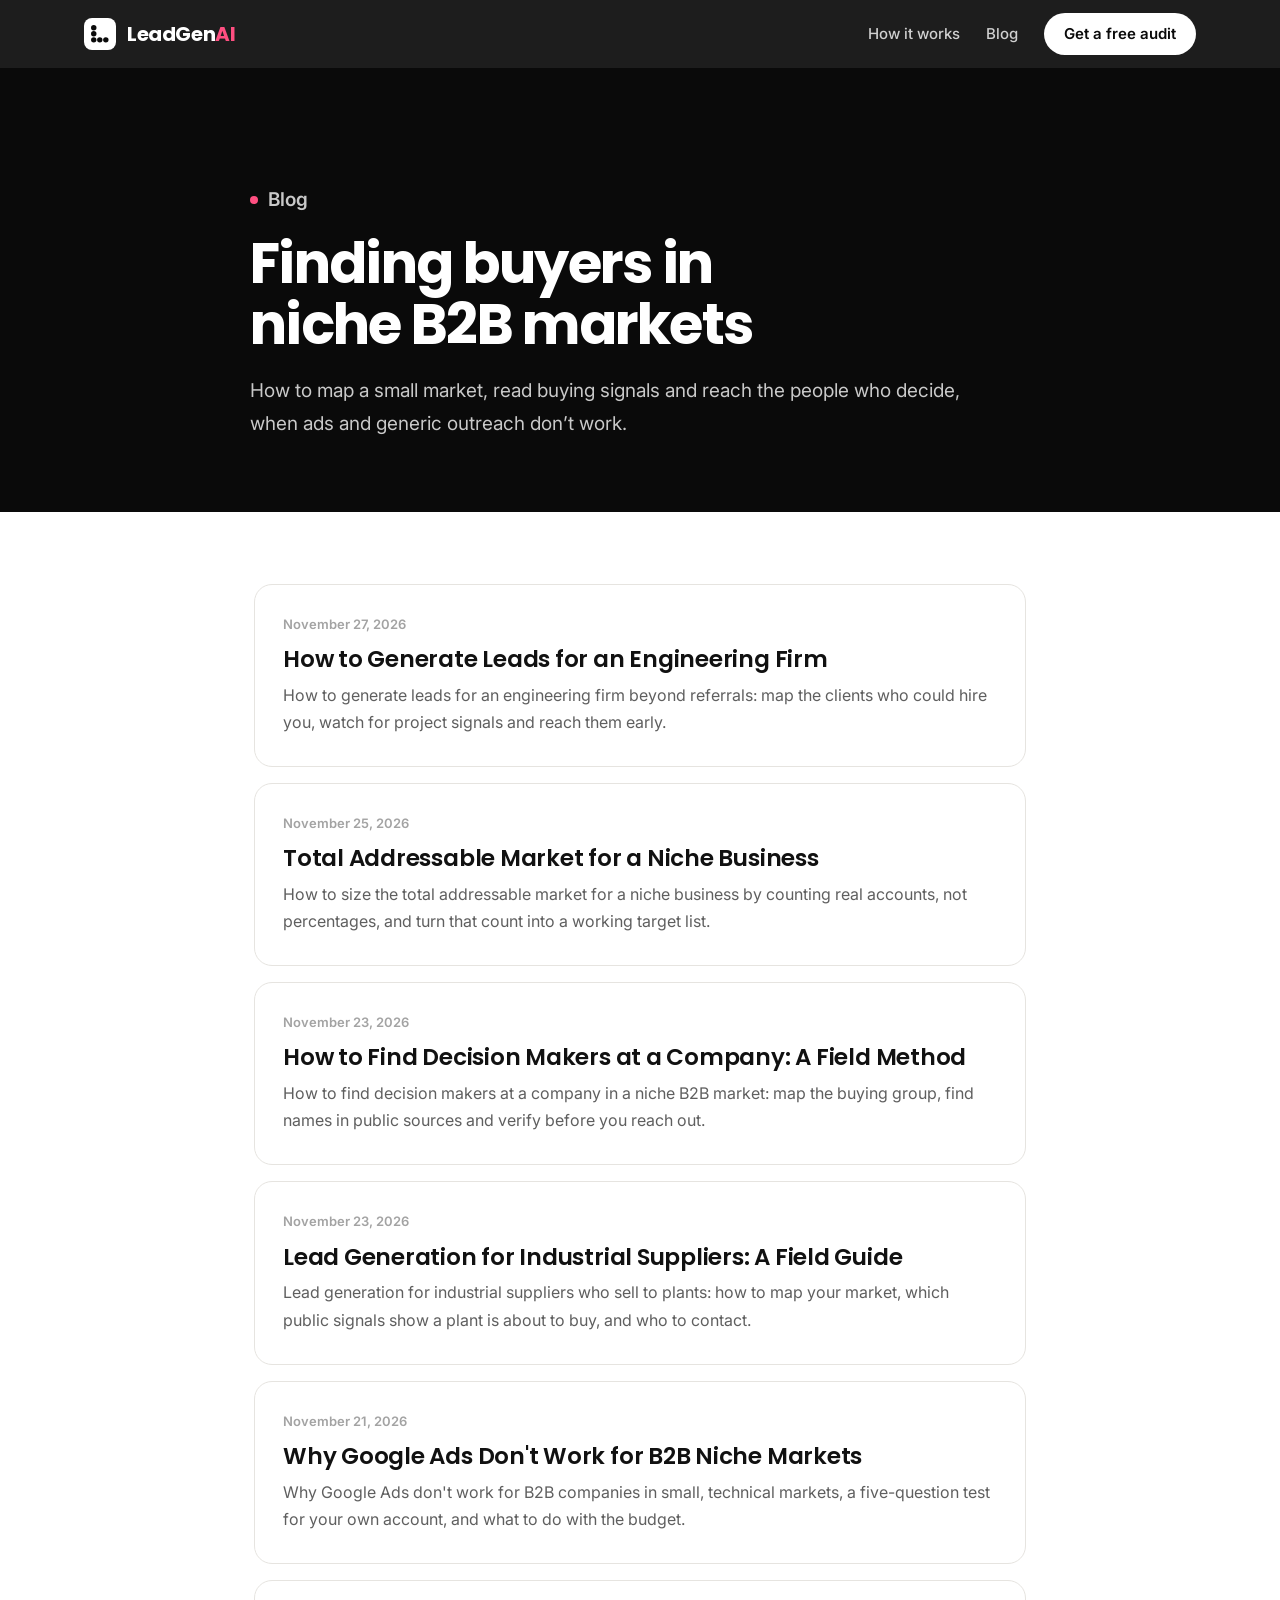
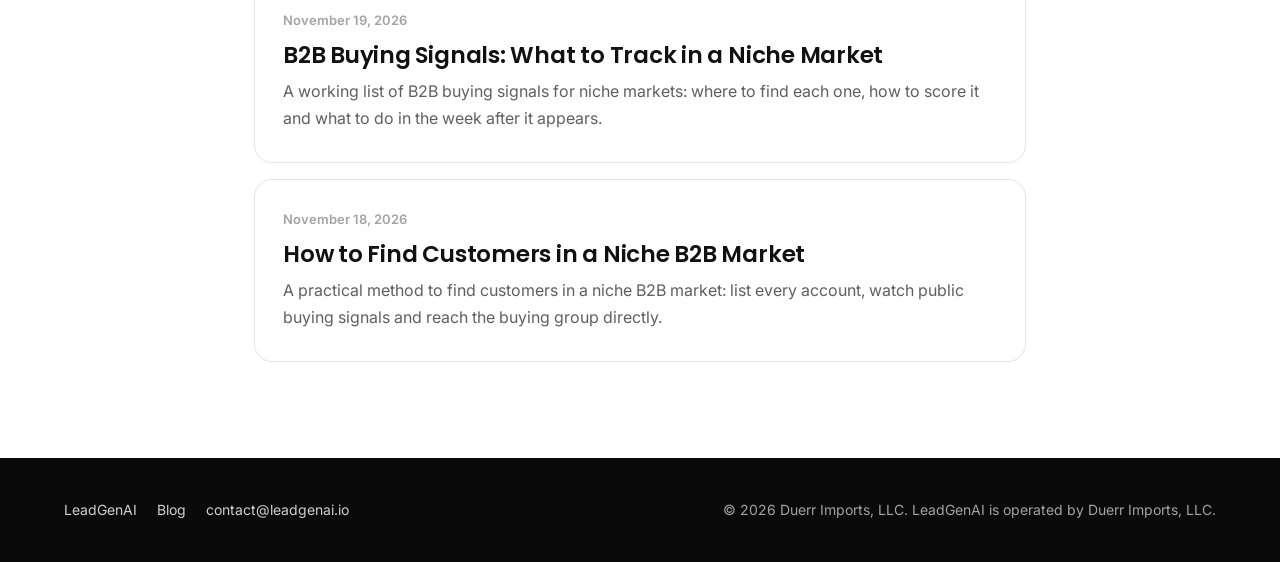
<file: blog/index.html>
<!doctype html>
<html lang="en">
<head>
<meta charset="utf-8">
<meta name="viewport" content="width=device-width, initial-scale=1">
<title>Blog | LeadGenAI: niche B2B lead systems</title>
<meta name="description" content="Guides on market mapping, buying signals and direct outreach for niche B2B companies whose buyers ignore ads.">
<link rel="canonical" href="https://leadgenai.io/blog/">
<meta property="og:title" content="Blog | LeadGenAI: niche B2B lead systems">
<meta property="og:description" content="Guides on market mapping, buying signals and direct outreach for niche B2B companies whose buyers ignore ads.">
<meta property="og:url" content="https://leadgenai.io/blog/">
<meta property="og:type" content="website">
<meta property="og:site_name" content="LeadGenAI">
<meta property="og:image" content="https://leadgenai.io/assets/og-image.png?v=2">
<meta property="og:image:width" content="1200">
<meta property="og:image:height" content="627">
<meta property="og:image:alt" content="LeadGenAI: We build B2B lead systems">
<meta name="twitter:card" content="summary_large_image">
<meta name="theme-color" content="#0a0a0a">
<link rel="icon" href="data:image/svg+xml,%3Csvg xmlns='http://www.w3.org/2000/svg' viewBox='0 0 64 64'%3E%3Crect width='64' height='64' rx='12' fill='%230a0a0a'/%3E%3Cg fill='%23fff'%3E%3Ccircle cx='18' cy='16' r='7'/%3E%3Ccircle cx='18' cy='30' r='7'/%3E%3Ccircle cx='18' cy='44' r='7'/%3E%3Ccircle cx='32' cy='44' r='7'/%3E%3Ccircle cx='46' cy='44' r='7'/%3E%3C/g%3E%3C/svg%3E">
<link rel="icon" type="image/png" sizes="512x512" href="/assets/icon-512.png">
<link rel="apple-touch-icon" href="/assets/apple-touch-icon.png">
<link rel="preconnect" href="https://fonts.googleapis.com"><link rel="preconnect" href="https://fonts.gstatic.com" crossorigin>
<link href="https://fonts.googleapis.com/css2?family=Poppins:wght@600;700&family=Inter:wght@400;500;600&display=swap" rel="stylesheet">
<link rel="stylesheet" href="/blog/blog.css">
<script type="application/ld+json">{"@context": "https://schema.org", "@type": "Blog", "name": "LeadGenAI blog", "url": "https://leadgenai.io/blog/", "description": "Guides on market mapping, buying signals and direct outreach for niche B2B companies whose buyers ignore ads.", "publisher": {"@type": "Organization", "name": "LeadGenAI", "url": "https://leadgenai.io"}, "blogPost": [{"@type": "BlogPosting", "headline": "How to Generate Leads for an Engineering Firm", "url": "https://leadgenai.io/blog/lead-generation-engineering-firm/", "datePublished": "2026-11-27"}, {"@type": "BlogPosting", "headline": "Total Addressable Market for a Niche Business", "url": "https://leadgenai.io/blog/total-addressable-market-niche-business/", "datePublished": "2026-11-25"}, {"@type": "BlogPosting", "headline": "How to Find Decision Makers at a Company: A Field Method", "url": "https://leadgenai.io/blog/how-to-find-decision-makers-at-a-company/", "datePublished": "2026-11-23"}, {"@type": "BlogPosting", "headline": "Lead Generation for Industrial Suppliers: A Field Guide", "url": "https://leadgenai.io/blog/lead-generation-industrial-suppliers/", "datePublished": "2026-11-23"}, {"@type": "BlogPosting", "headline": "Why Google Ads Don't Work for B2B Niche Markets", "url": "https://leadgenai.io/blog/why-google-ads-dont-work-for-b2b/", "datePublished": "2026-11-21"}, {"@type": "BlogPosting", "headline": "B2B Buying Signals: What to Track in a Niche Market", "url": "https://leadgenai.io/blog/b2b-buying-signals/", "datePublished": "2026-11-19"}, {"@type": "BlogPosting", "headline": "How to Find Customers in a Niche B2B Market", "url": "https://leadgenai.io/blog/find-customers-niche-b2b-market/", "datePublished": "2026-11-18"}]}</script>
</head>
<body>
<div class="nav"><div class="in">
  <a class="logo" href="/"><span class="mark"><svg viewBox="0 0 48 48" aria-hidden="true"><g fill="#0a0a0a"><circle cx="9" cy="9" r="6.5"/><circle cx="9" cy="23.5" r="6.5"/><circle cx="9" cy="38" r="6.5"/><circle cx="23.5" cy="38" r="6.5"/><circle cx="38" cy="38" r="6.5"/></g></svg></span><span>LeadGen<span class="ai">AI</span></span></a>
  <nav><a href="/#how">How it works</a><a href="/blog/">Blog</a><a class="btn" href="/#audit">Get a free audit</a></nav>
</div></div>
<header class="hero"><div class="in"><p class="kicker"><i></i>Blog</p><h1>Finding buyers in niche B2B markets</h1>
<p>How to map a small market, read buying signals and reach the people who decide, when ads and generic outreach don’t work.</p></div></header>
<section class="list">
<a class="card" href="/blog/lead-generation-engineering-firm/"><small>November 27, 2026</small><h2>How to Generate Leads for an Engineering Firm</h2><p>How to generate leads for an engineering firm beyond referrals: map the clients who could hire you, watch for project signals and reach them early.</p></a>
<a class="card" href="/blog/total-addressable-market-niche-business/"><small>November 25, 2026</small><h2>Total Addressable Market for a Niche Business</h2><p>How to size the total addressable market for a niche business by counting real accounts, not percentages, and turn that count into a working target list.</p></a>
<a class="card" href="/blog/how-to-find-decision-makers-at-a-company/"><small>November 23, 2026</small><h2>How to Find Decision Makers at a Company: A Field Method</h2><p>How to find decision makers at a company in a niche B2B market: map the buying group, find names in public sources and verify before you reach out.</p></a>
<a class="card" href="/blog/lead-generation-industrial-suppliers/"><small>November 23, 2026</small><h2>Lead Generation for Industrial Suppliers: A Field Guide</h2><p>Lead generation for industrial suppliers who sell to plants: how to map your market, which public signals show a plant is about to buy, and who to contact.</p></a>
<a class="card" href="/blog/why-google-ads-dont-work-for-b2b/"><small>November 21, 2026</small><h2>Why Google Ads Don&#x27;t Work for B2B Niche Markets</h2><p>Why Google Ads don&#x27;t work for B2B companies in small, technical markets, a five-question test for your own account, and what to do with the budget.</p></a>
<a class="card" href="/blog/b2b-buying-signals/"><small>November 19, 2026</small><h2>B2B Buying Signals: What to Track in a Niche Market</h2><p>A working list of B2B buying signals for niche markets: where to find each one, how to score it and what to do in the week after it appears.</p></a>
<a class="card" href="/blog/find-customers-niche-b2b-market/"><small>November 18, 2026</small><h2>How to Find Customers in a Niche B2B Market</h2><p>A practical method to find customers in a niche B2B market: list every account, watch public buying signals and reach the buying group directly.</p></a>
</section>
<footer><div class="in"><span><a href="/">LeadGenAI</a><a href="/blog/">Blog</a><a href="mailto:contact@leadgenai.io">contact@leadgenai.io</a></span><span>© 2026 Duerr Imports, LLC. LeadGenAI is operated by Duerr Imports, LLC.</span></div></footer>
</body>
</html>
</file>
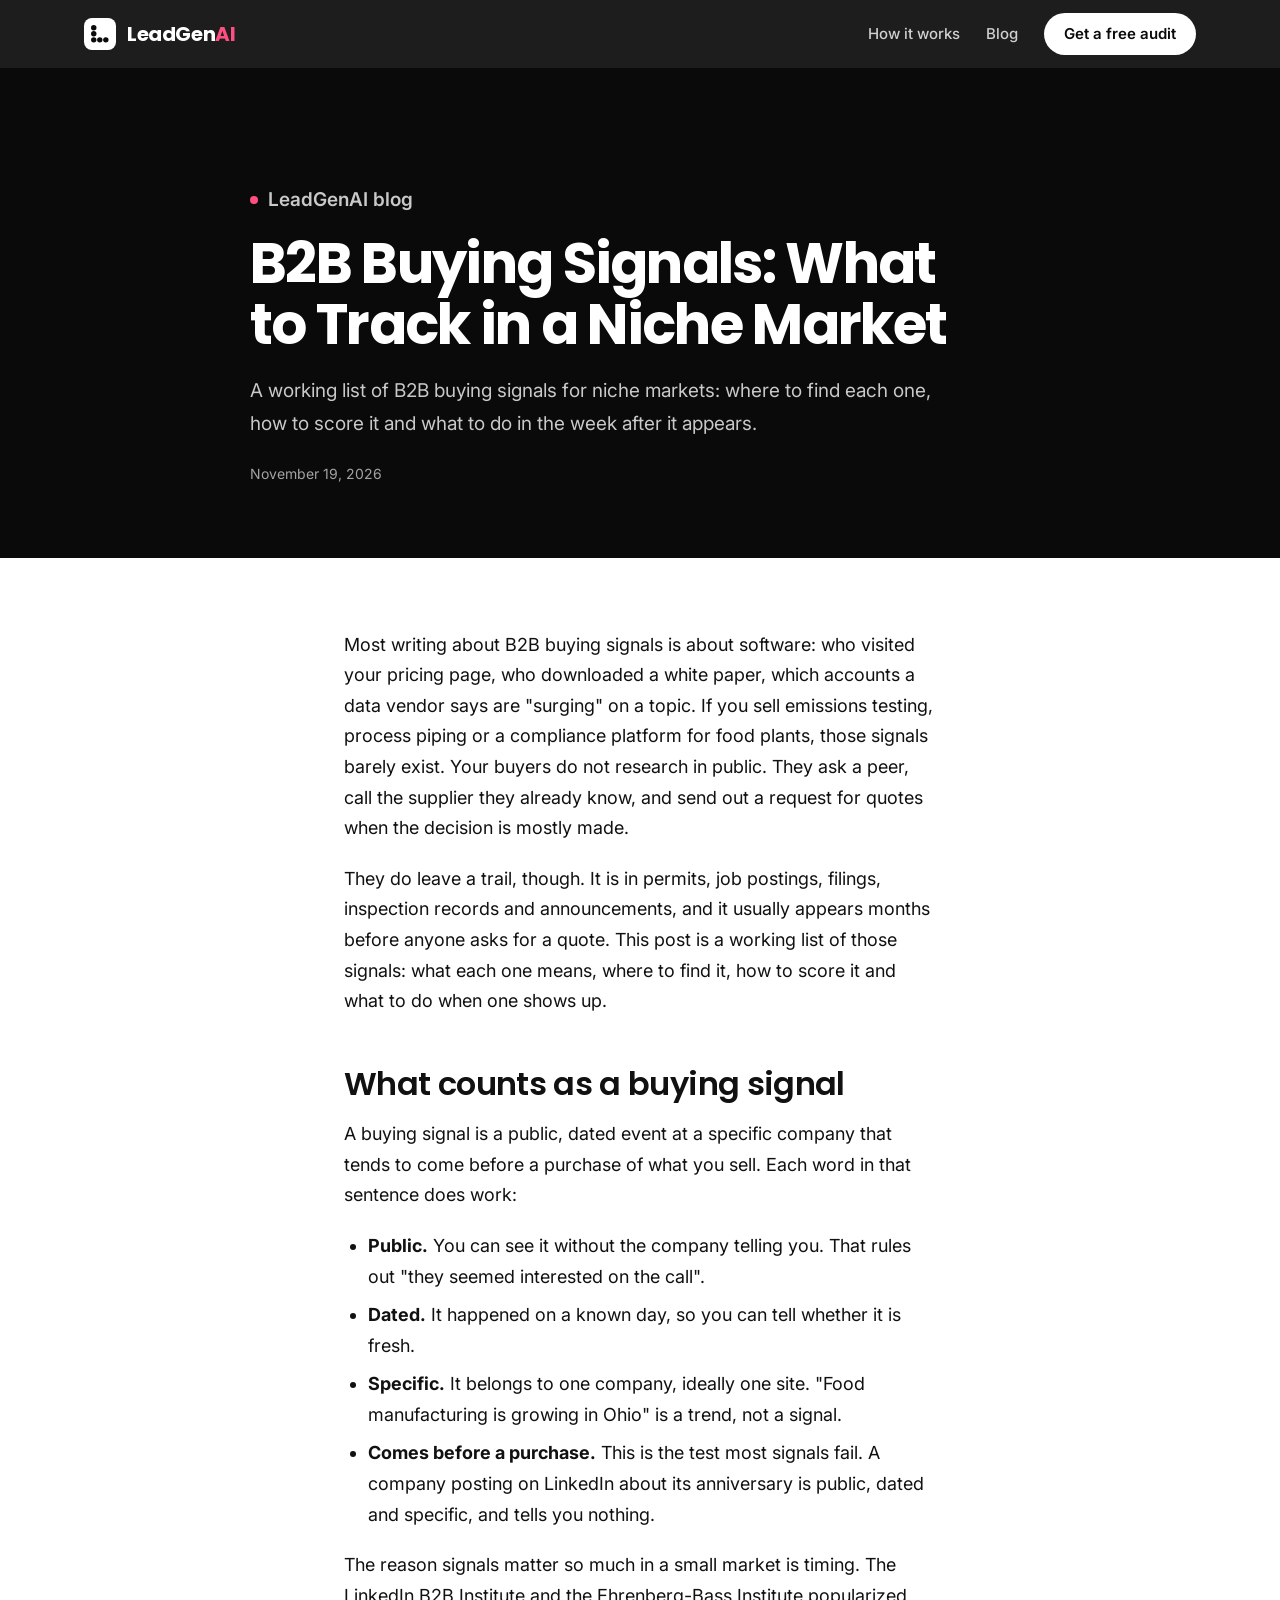
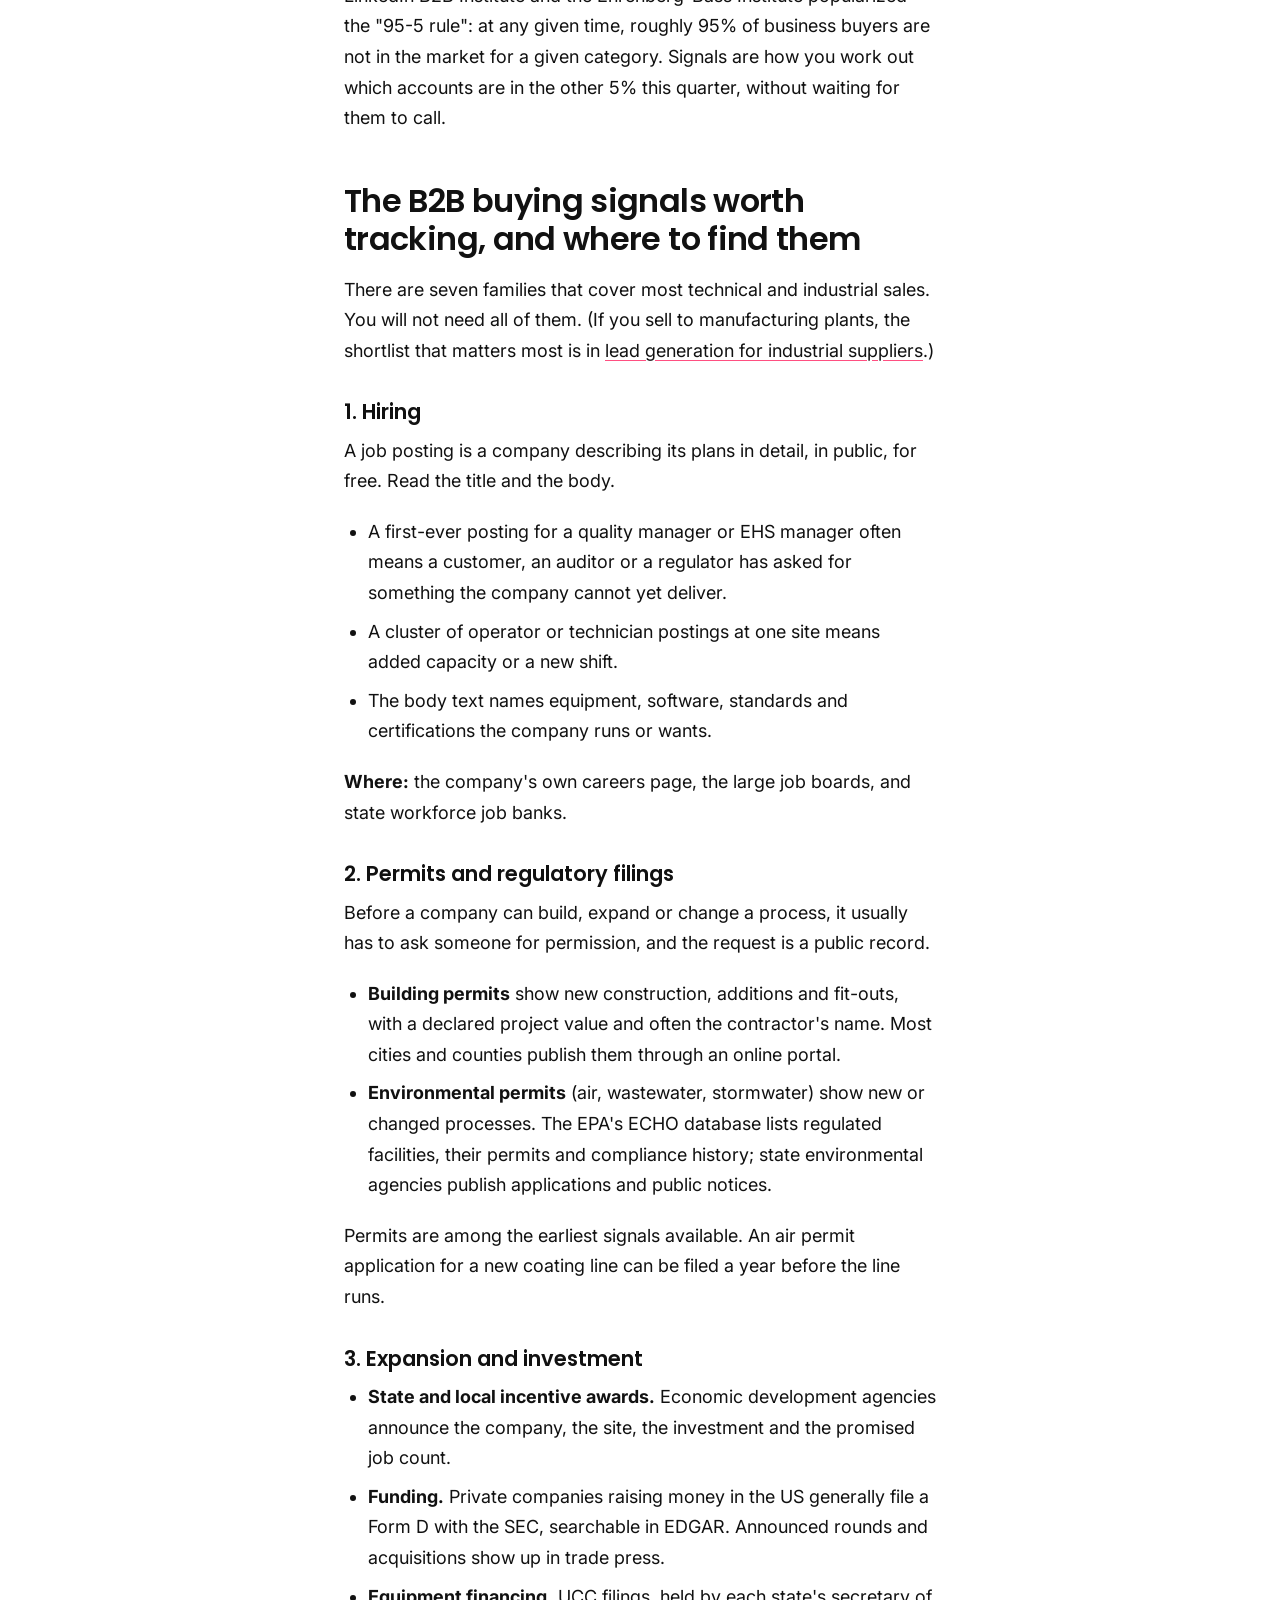
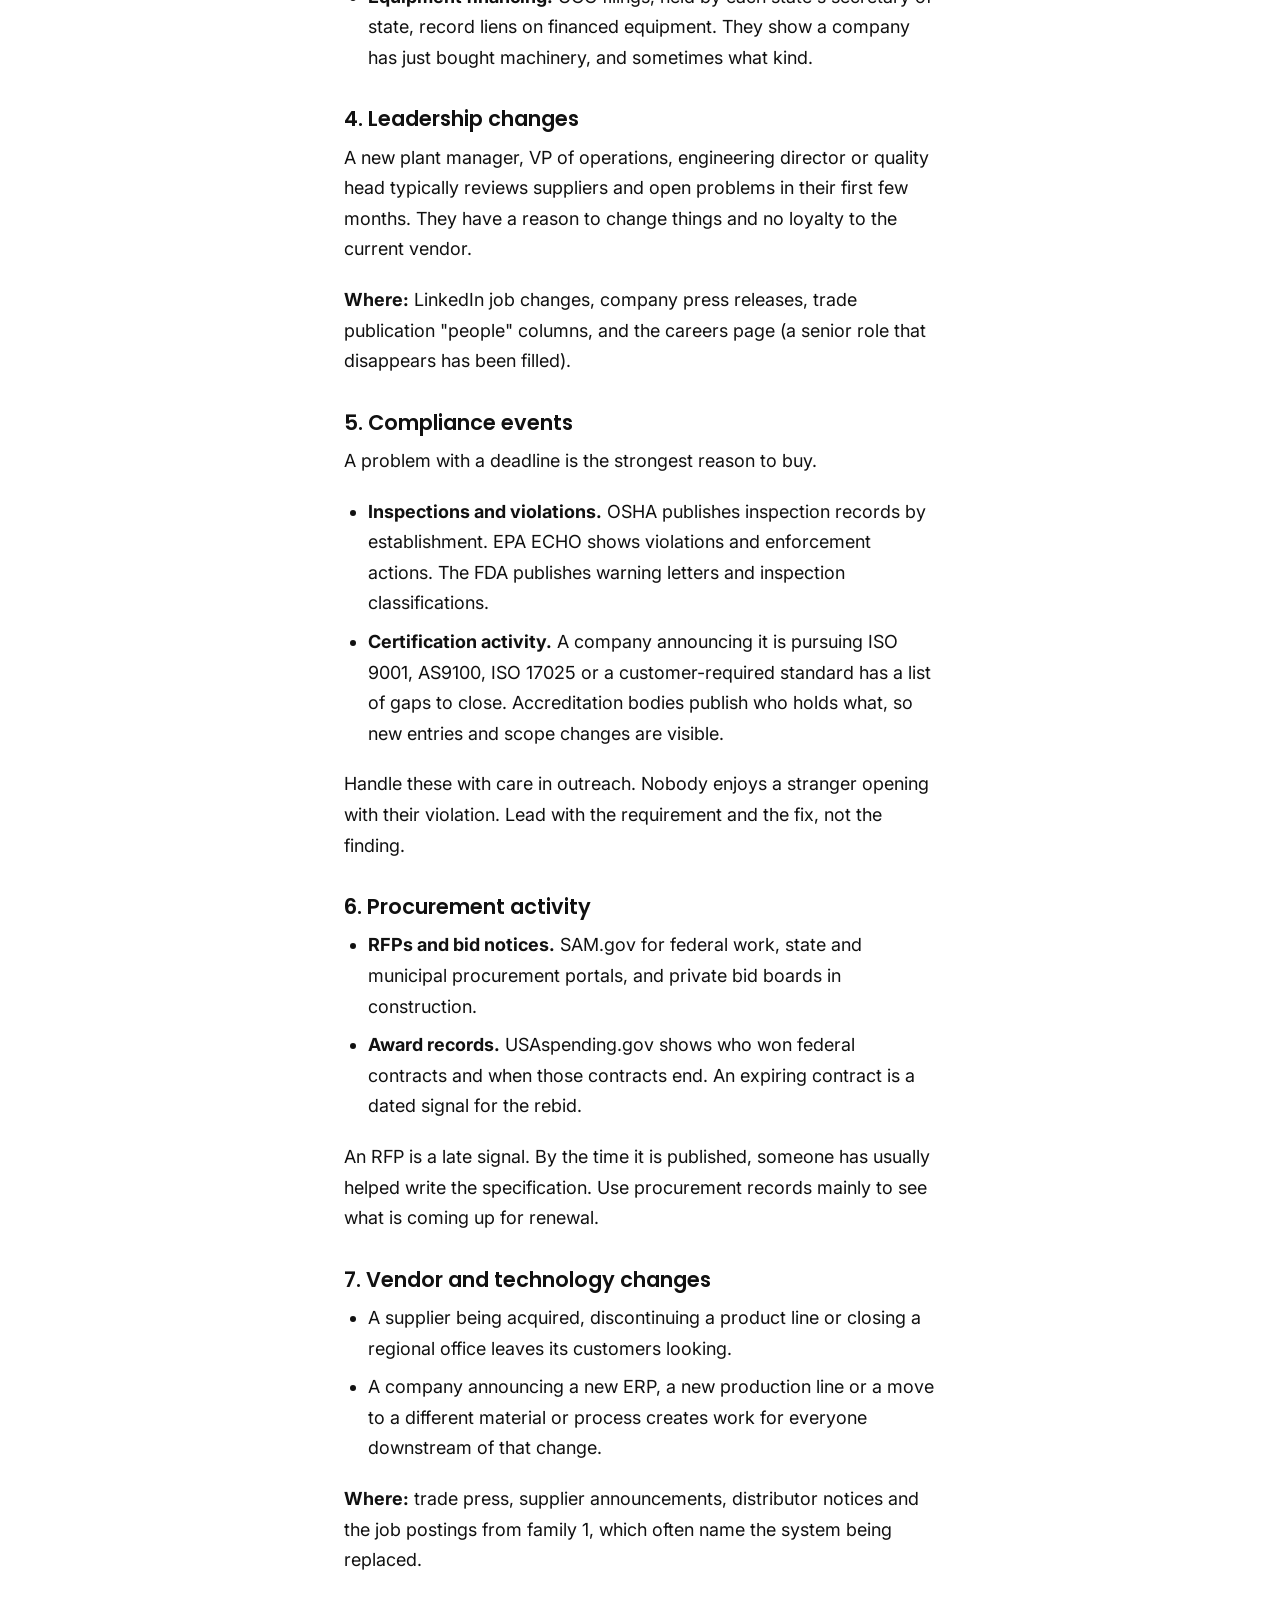
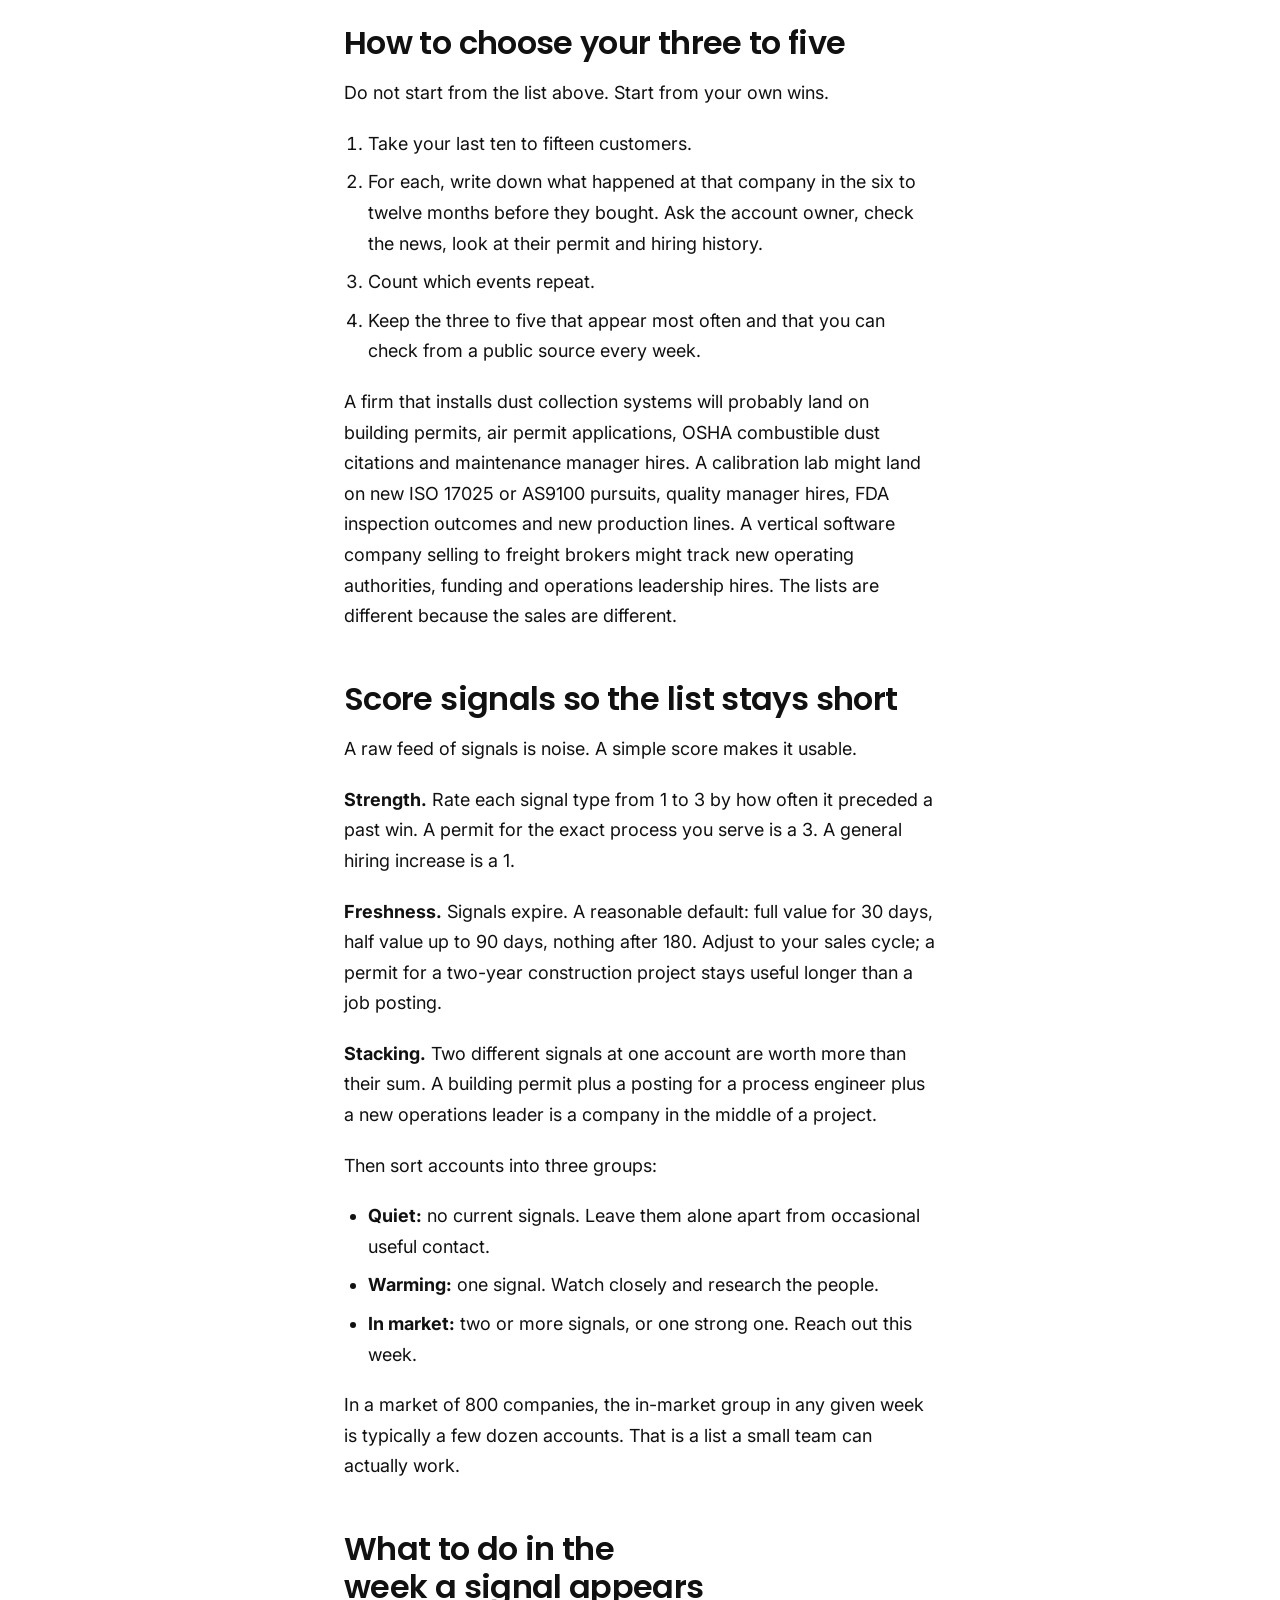
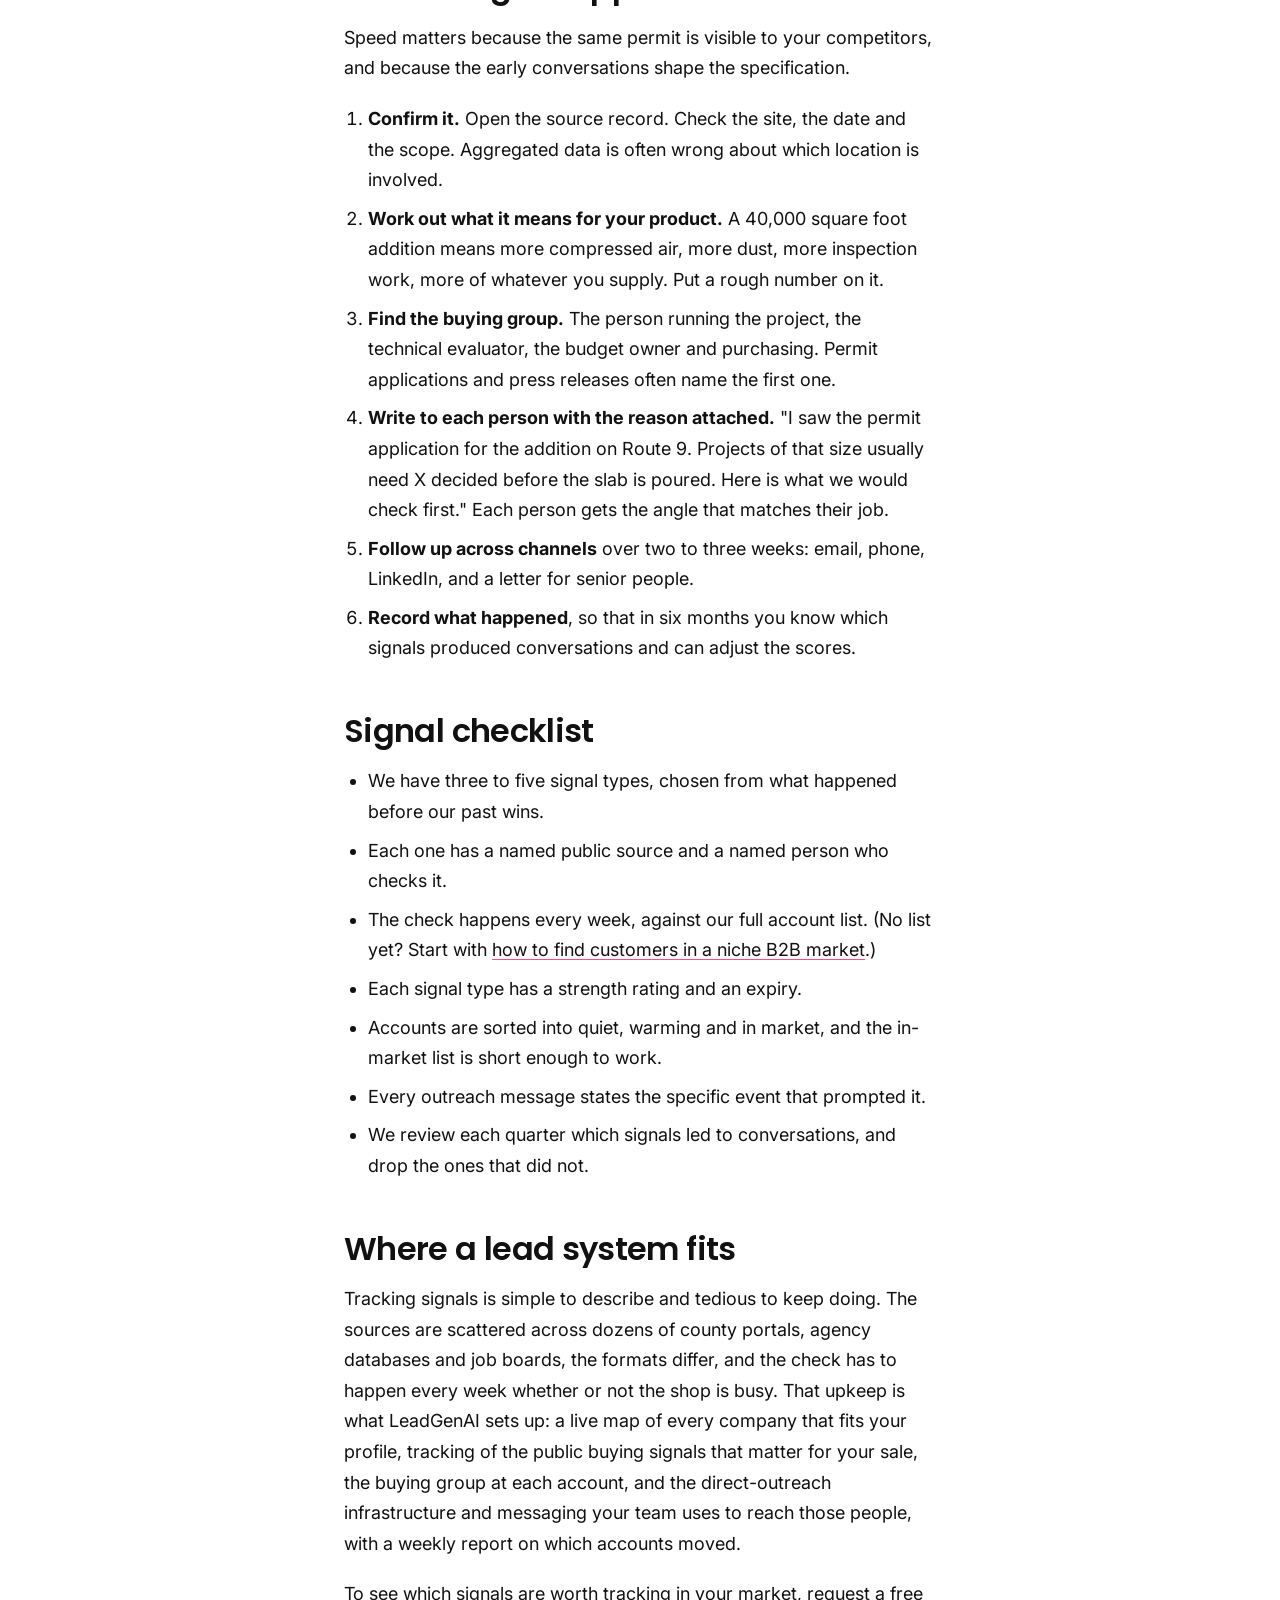
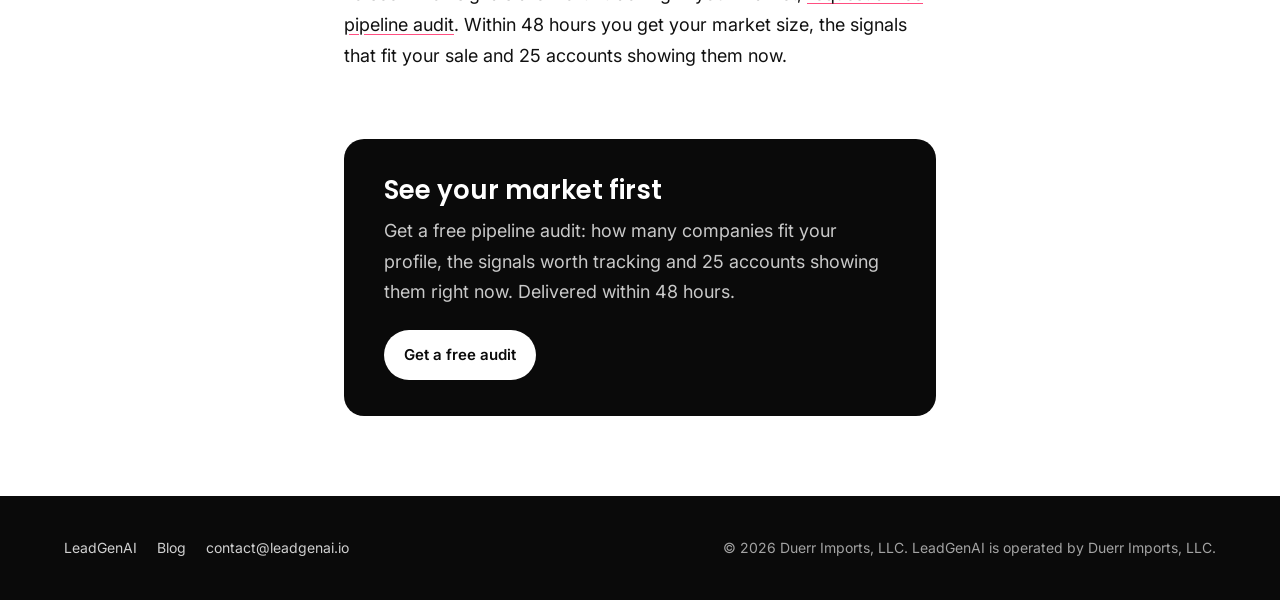
<file: blog/b2b-buying-signals/index.html>
<!doctype html>
<html lang="en">
<head>
<meta charset="utf-8">
<meta name="viewport" content="width=device-width, initial-scale=1">
<title>B2B Buying Signals: What to Track in a Niche Market | LeadGenAI</title>
<meta name="description" content="A working list of B2B buying signals for niche markets: where to find each one, how to score it and what to do in the week after it appears.">
<link rel="canonical" href="https://leadgenai.io/blog/b2b-buying-signals/">
<meta property="og:title" content="B2B Buying Signals: What to Track in a Niche Market | LeadGenAI">
<meta property="og:description" content="A working list of B2B buying signals for niche markets: where to find each one, how to score it and what to do in the week after it appears.">
<meta property="og:url" content="https://leadgenai.io/blog/b2b-buying-signals/">
<meta property="og:type" content="article">
<meta property="og:site_name" content="LeadGenAI">
<meta property="og:image" content="https://leadgenai.io/assets/og-image.png?v=2">
<meta property="og:image:width" content="1200">
<meta property="og:image:height" content="627">
<meta property="og:image:alt" content="LeadGenAI: We build B2B lead systems">
<meta name="twitter:card" content="summary_large_image">
<meta name="theme-color" content="#0a0a0a">
<link rel="icon" href="data:image/svg+xml,%3Csvg xmlns='http://www.w3.org/2000/svg' viewBox='0 0 64 64'%3E%3Crect width='64' height='64' rx='12' fill='%230a0a0a'/%3E%3Cg fill='%23fff'%3E%3Ccircle cx='18' cy='16' r='7'/%3E%3Ccircle cx='18' cy='30' r='7'/%3E%3Ccircle cx='18' cy='44' r='7'/%3E%3Ccircle cx='32' cy='44' r='7'/%3E%3Ccircle cx='46' cy='44' r='7'/%3E%3C/g%3E%3C/svg%3E">
<link rel="icon" type="image/png" sizes="512x512" href="/assets/icon-512.png">
<link rel="apple-touch-icon" href="/assets/apple-touch-icon.png">
<link rel="preconnect" href="https://fonts.googleapis.com"><link rel="preconnect" href="https://fonts.gstatic.com" crossorigin>
<link href="https://fonts.googleapis.com/css2?family=Poppins:wght@600;700&family=Inter:wght@400;500;600&display=swap" rel="stylesheet">
<link rel="stylesheet" href="/blog/blog.css">
<meta property="article:published_time" content="2026-11-19">
<script type="application/ld+json">{"@context": "https://schema.org", "@type": "BlogPosting", "headline": "B2B Buying Signals: What to Track in a Niche Market", "description": "A working list of B2B buying signals for niche markets: where to find each one, how to score it and what to do in the week after it appears.", "datePublished": "2026-11-19", "dateModified": "2026-11-19", "mainEntityOfPage": "https://leadgenai.io/blog/b2b-buying-signals/", "image": "https://leadgenai.io/assets/og-image.png?v=2", "author": {"@type": "Organization", "name": "LeadGenAI", "url": "https://leadgenai.io"}, "publisher": {"@type": "Organization", "name": "LeadGenAI", "url": "https://leadgenai.io"}, "keywords": "B2B buying signals, buying signals B2B, sales trigger events, public record signals, niche B2B prospecting"}</script>
<script type="application/ld+json">{"@context": "https://schema.org", "@type": "BreadcrumbList", "itemListElement": [{"@type": "ListItem", "position": 1, "name": "Home", "item": "https://leadgenai.io/"}, {"@type": "ListItem", "position": 2, "name": "Blog", "item": "https://leadgenai.io/blog/"}, {"@type": "ListItem", "position": 3, "name": "B2B Buying Signals: What to Track in a Niche Market", "item": "https://leadgenai.io/blog/b2b-buying-signals/"}]}</script>
</head>
<body>
<div class="nav"><div class="in">
  <a class="logo" href="/"><span class="mark"><svg viewBox="0 0 48 48" aria-hidden="true"><g fill="#0a0a0a"><circle cx="9" cy="9" r="6.5"/><circle cx="9" cy="23.5" r="6.5"/><circle cx="9" cy="38" r="6.5"/><circle cx="23.5" cy="38" r="6.5"/><circle cx="38" cy="38" r="6.5"/></g></svg></span><span>LeadGen<span class="ai">AI</span></span></a>
  <nav><a href="/#how">How it works</a><a href="/blog/">Blog</a><a class="btn" href="/#audit">Get a free audit</a></nav>
</div></div>
<header class="hero"><div class="in"><p class="kicker"><i></i>LeadGenAI blog</p><h1>B2B Buying Signals: What to Track in a Niche Market</h1>
<p>A working list of B2B buying signals for niche markets: where to find each one, how to score it and what to do in the week after it appears.</p><div class="meta">November 19, 2026</div></div></header>
<article>
<p>Most writing about B2B buying signals is about software: who visited your pricing page, who downloaded a white paper, which accounts a data vendor says are "surging" on a topic. If you sell emissions testing, process piping or a compliance platform for food plants, those signals barely exist. Your buyers do not research in public. They ask a peer, call the supplier they already know, and send out a request for quotes when the decision is mostly made.</p>
<p>They do leave a trail, though. It is in permits, job postings, filings, inspection records and announcements, and it usually appears months before anyone asks for a quote. This post is a working list of those signals: what each one means, where to find it, how to score it and what to do when one shows up.</p>
<h2>What counts as a buying signal</h2>
<p>A buying signal is a public, dated event at a specific company that tends to come before a purchase of what you sell. Each word in that sentence does work:</p>
<ul><li><strong>Public.</strong> You can see it without the company telling you. That rules out "they seemed interested on the call".</li><li><strong>Dated.</strong> It happened on a known day, so you can tell whether it is fresh.</li><li><strong>Specific.</strong> It belongs to one company, ideally one site. "Food manufacturing is growing in Ohio" is a trend, not a signal.</li><li><strong>Comes before a purchase.</strong> This is the test most signals fail. A company posting on LinkedIn about its anniversary is public, dated and specific, and tells you nothing.</li></ul>
<p>The reason signals matter so much in a small market is timing. The LinkedIn B2B Institute and the Ehrenberg-Bass Institute popularized the "95-5 rule": at any given time, roughly 95% of business buyers are not in the market for a given category. Signals are how you work out which accounts are in the other 5% this quarter, without waiting for them to call.</p>
<h2>The B2B buying signals worth tracking, and where to find them</h2>
<p>There are seven families that cover most technical and industrial sales. You will not need all of them. (If you sell to manufacturing plants, the shortlist that matters most is in <a href="/blog/lead-generation-industrial-suppliers/">lead generation for industrial suppliers</a>.)</p>
<h3>1. Hiring</h3>
<p>A job posting is a company describing its plans in detail, in public, for free. Read the title and the body.</p>
<ul><li>A first-ever posting for a quality manager or EHS manager often means a customer, an auditor or a regulator has asked for something the company cannot yet deliver.</li><li>A cluster of operator or technician postings at one site means added capacity or a new shift.</li><li>The body text names equipment, software, standards and certifications the company runs or wants.</li></ul>
<p><strong>Where:</strong> the company's own careers page, the large job boards, and state workforce job banks.</p>
<h3>2. Permits and regulatory filings</h3>
<p>Before a company can build, expand or change a process, it usually has to ask someone for permission, and the request is a public record.</p>
<ul><li><strong>Building permits</strong> show new construction, additions and fit-outs, with a declared project value and often the contractor's name. Most cities and counties publish them through an online portal.</li><li><strong>Environmental permits</strong> (air, wastewater, stormwater) show new or changed processes. The EPA's ECHO database lists regulated facilities, their permits and compliance history; state environmental agencies publish applications and public notices.</li></ul>
<p>Permits are among the earliest signals available. An air permit application for a new coating line can be filed a year before the line runs.</p>
<h3>3. Expansion and investment</h3>
<ul><li><strong>State and local incentive awards.</strong> Economic development agencies announce the company, the site, the investment and the promised job count.</li><li><strong>Funding.</strong> Private companies raising money in the US generally file a Form D with the SEC, searchable in EDGAR. Announced rounds and acquisitions show up in trade press.</li><li><strong>Equipment financing.</strong> UCC filings, held by each state's secretary of state, record liens on financed equipment. They show a company has just bought machinery, and sometimes what kind.</li></ul>
<h3>4. Leadership changes</h3>
<p>A new plant manager, VP of operations, engineering director or quality head typically reviews suppliers and open problems in their first few months. They have a reason to change things and no loyalty to the current vendor.</p>
<p><strong>Where:</strong> LinkedIn job changes, company press releases, trade publication "people" columns, and the careers page (a senior role that disappears has been filled).</p>
<h3>5. Compliance events</h3>
<p>A problem with a deadline is the strongest reason to buy.</p>
<ul><li><strong>Inspections and violations.</strong> OSHA publishes inspection records by establishment. EPA ECHO shows violations and enforcement actions. The FDA publishes warning letters and inspection classifications.</li><li><strong>Certification activity.</strong> A company announcing it is pursuing ISO 9001, AS9100, ISO 17025 or a customer-required standard has a list of gaps to close. Accreditation bodies publish who holds what, so new entries and scope changes are visible.</li></ul>
<p>Handle these with care in outreach. Nobody enjoys a stranger opening with their violation. Lead with the requirement and the fix, not the finding.</p>
<h3>6. Procurement activity</h3>
<ul><li><strong>RFPs and bid notices.</strong> SAM.gov for federal work, state and municipal procurement portals, and private bid boards in construction.</li><li><strong>Award records.</strong> USAspending.gov shows who won federal contracts and when those contracts end. An expiring contract is a dated signal for the rebid.</li></ul>
<p>An RFP is a late signal. By the time it is published, someone has usually helped write the specification. Use procurement records mainly to see what is coming up for renewal.</p>
<h3>7. Vendor and technology changes</h3>
<ul><li>A supplier being acquired, discontinuing a product line or closing a regional office leaves its customers looking.</li><li>A company announcing a new ERP, a new production line or a move to a different material or process creates work for everyone downstream of that change.</li></ul>
<p><strong>Where:</strong> trade press, supplier announcements, distributor notices and the job postings from family 1, which often name the system being replaced.</p>
<h2>How to choose your three to five</h2>
<p>Do not start from the list above. Start from your own wins.</p>
<ol><li>Take your last ten to fifteen customers.</li><li>For each, write down what happened at that company in the six to twelve months before they bought. Ask the account owner, check the news, look at their permit and hiring history.</li><li>Count which events repeat.</li><li>Keep the three to five that appear most often and that you can check from a public source every week.</li></ol>
<p>A firm that installs dust collection systems will probably land on building permits, air permit applications, OSHA combustible dust citations and maintenance manager hires. A calibration lab might land on new ISO 17025 or AS9100 pursuits, quality manager hires, FDA inspection outcomes and new production lines. A vertical software company selling to freight brokers might track new operating authorities, funding and operations leadership hires. The lists are different because the sales are different.</p>
<h2>Score signals so the list stays short</h2>
<p>A raw feed of signals is noise. A simple score makes it usable.</p>
<p><strong>Strength.</strong> Rate each signal type from 1 to 3 by how often it preceded a past win. A permit for the exact process you serve is a 3. A general hiring increase is a 1.</p>
<p><strong>Freshness.</strong> Signals expire. A reasonable default: full value for 30 days, half value up to 90 days, nothing after 180. Adjust to your sales cycle; a permit for a two-year construction project stays useful longer than a job posting.</p>
<p><strong>Stacking.</strong> Two different signals at one account are worth more than their sum. A building permit plus a posting for a process engineer plus a new operations leader is a company in the middle of a project.</p>
<p>Then sort accounts into three groups:</p>
<ul><li><strong>Quiet:</strong> no current signals. Leave them alone apart from occasional useful contact.</li><li><strong>Warming:</strong> one signal. Watch closely and research the people.</li><li><strong>In market:</strong> two or more signals, or one strong one. Reach out this week.</li></ul>
<p>In a market of 800 companies, the in-market group in any given week is typically a few dozen accounts. That is a list a small team can actually work.</p>
<h2>What to do in the week a signal appears</h2>
<p>Speed matters because the same permit is visible to your competitors, and because the early conversations shape the specification.</p>
<ol><li><strong>Confirm it.</strong> Open the source record. Check the site, the date and the scope. Aggregated data is often wrong about which location is involved.</li><li><strong>Work out what it means for your product.</strong> A 40,000 square foot addition means more compressed air, more dust, more inspection work, more of whatever you supply. Put a rough number on it.</li><li><strong>Find the buying group.</strong> The person running the project, the technical evaluator, the budget owner and purchasing. Permit applications and press releases often name the first one.</li><li><strong>Write to each person with the reason attached.</strong> "I saw the permit application for the addition on Route 9. Projects of that size usually need X decided before the slab is poured. Here is what we would check first." Each person gets the angle that matches their job.</li><li><strong>Follow up across channels</strong> over two to three weeks: email, phone, LinkedIn, and a letter for senior people.</li><li><strong>Record what happened</strong>, so that in six months you know which signals produced conversations and can adjust the scores.</li></ol>
<h2>Signal checklist</h2>
<ul><li>We have three to five signal types, chosen from what happened before our past wins.</li><li>Each one has a named public source and a named person who checks it.</li><li>The check happens every week, against our full account list. (No list yet? Start with <a href="/blog/find-customers-niche-b2b-market/">how to find customers in a niche B2B market</a>.)</li><li>Each signal type has a strength rating and an expiry.</li><li>Accounts are sorted into quiet, warming and in market, and the in-market list is short enough to work.</li><li>Every outreach message states the specific event that prompted it.</li><li>We review each quarter which signals led to conversations, and drop the ones that did not.</li></ul>
<h2>Where a lead system fits</h2>
<p>Tracking signals is simple to describe and tedious to keep doing. The sources are scattered across dozens of county portals, agency databases and job boards, the formats differ, and the check has to happen every week whether or not the shop is busy. That upkeep is what LeadGenAI sets up: a live map of every company that fits your profile, tracking of the public buying signals that matter for your sale, the buying group at each account, and the direct-outreach infrastructure and messaging your team uses to reach those people, with a weekly report on which accounts moved.</p>
<p>To see which signals are worth tracking in your market, <a href="/#audit">request a free pipeline audit</a>. Within 48 hours you get your market size, the signals that fit your sale and 25 accounts showing them now.</p>
</article>
<section class="cta"><div class="box">
  <h2>See your market first</h2>
  <p>Get a free pipeline audit: how many companies fit your profile, the signals worth tracking and 25 accounts showing them right now. Delivered within 48 hours.</p>
  <a class="btn" href="/#audit">Get a free audit</a>
</div></section>
<footer><div class="in"><span><a href="/">LeadGenAI</a><a href="/blog/">Blog</a><a href="mailto:contact@leadgenai.io">contact@leadgenai.io</a></span><span>© 2026 Duerr Imports, LLC. LeadGenAI is operated by Duerr Imports, LLC.</span></div></footer>
</body>
</html>
</file>
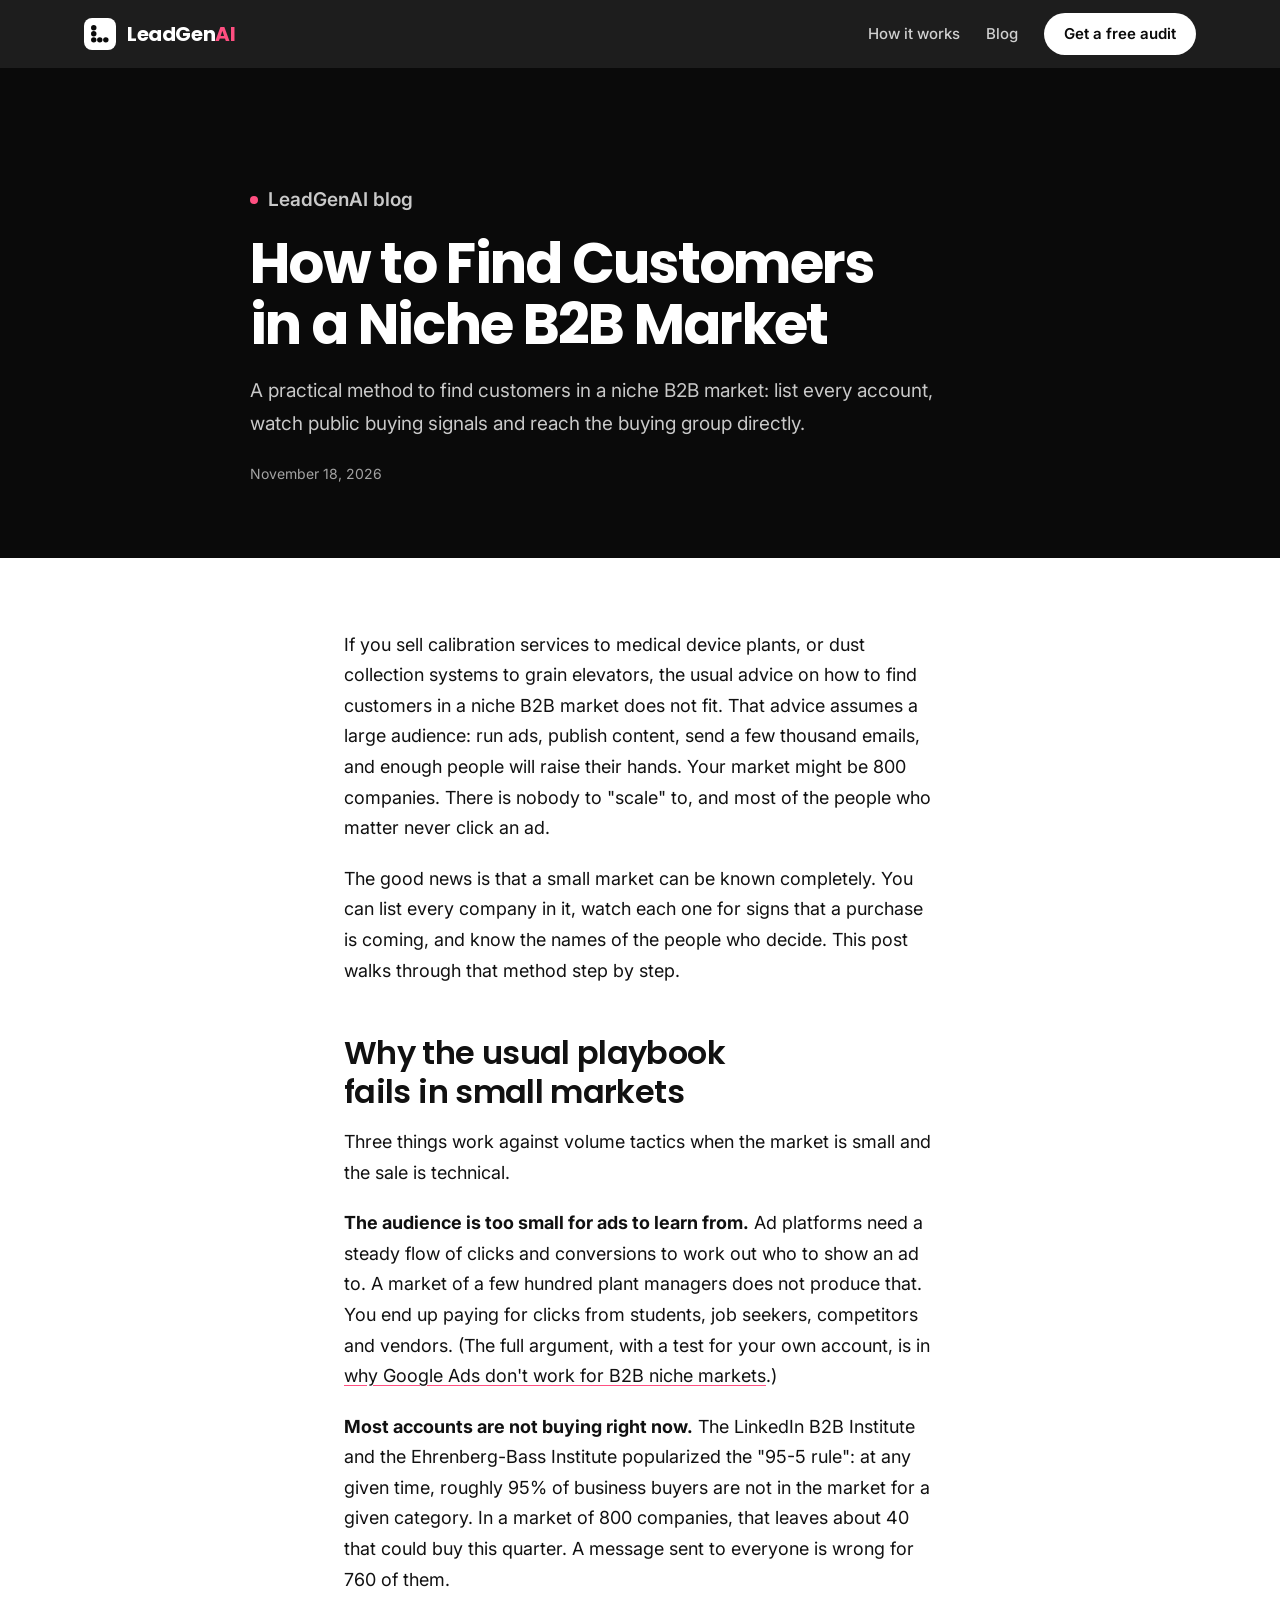
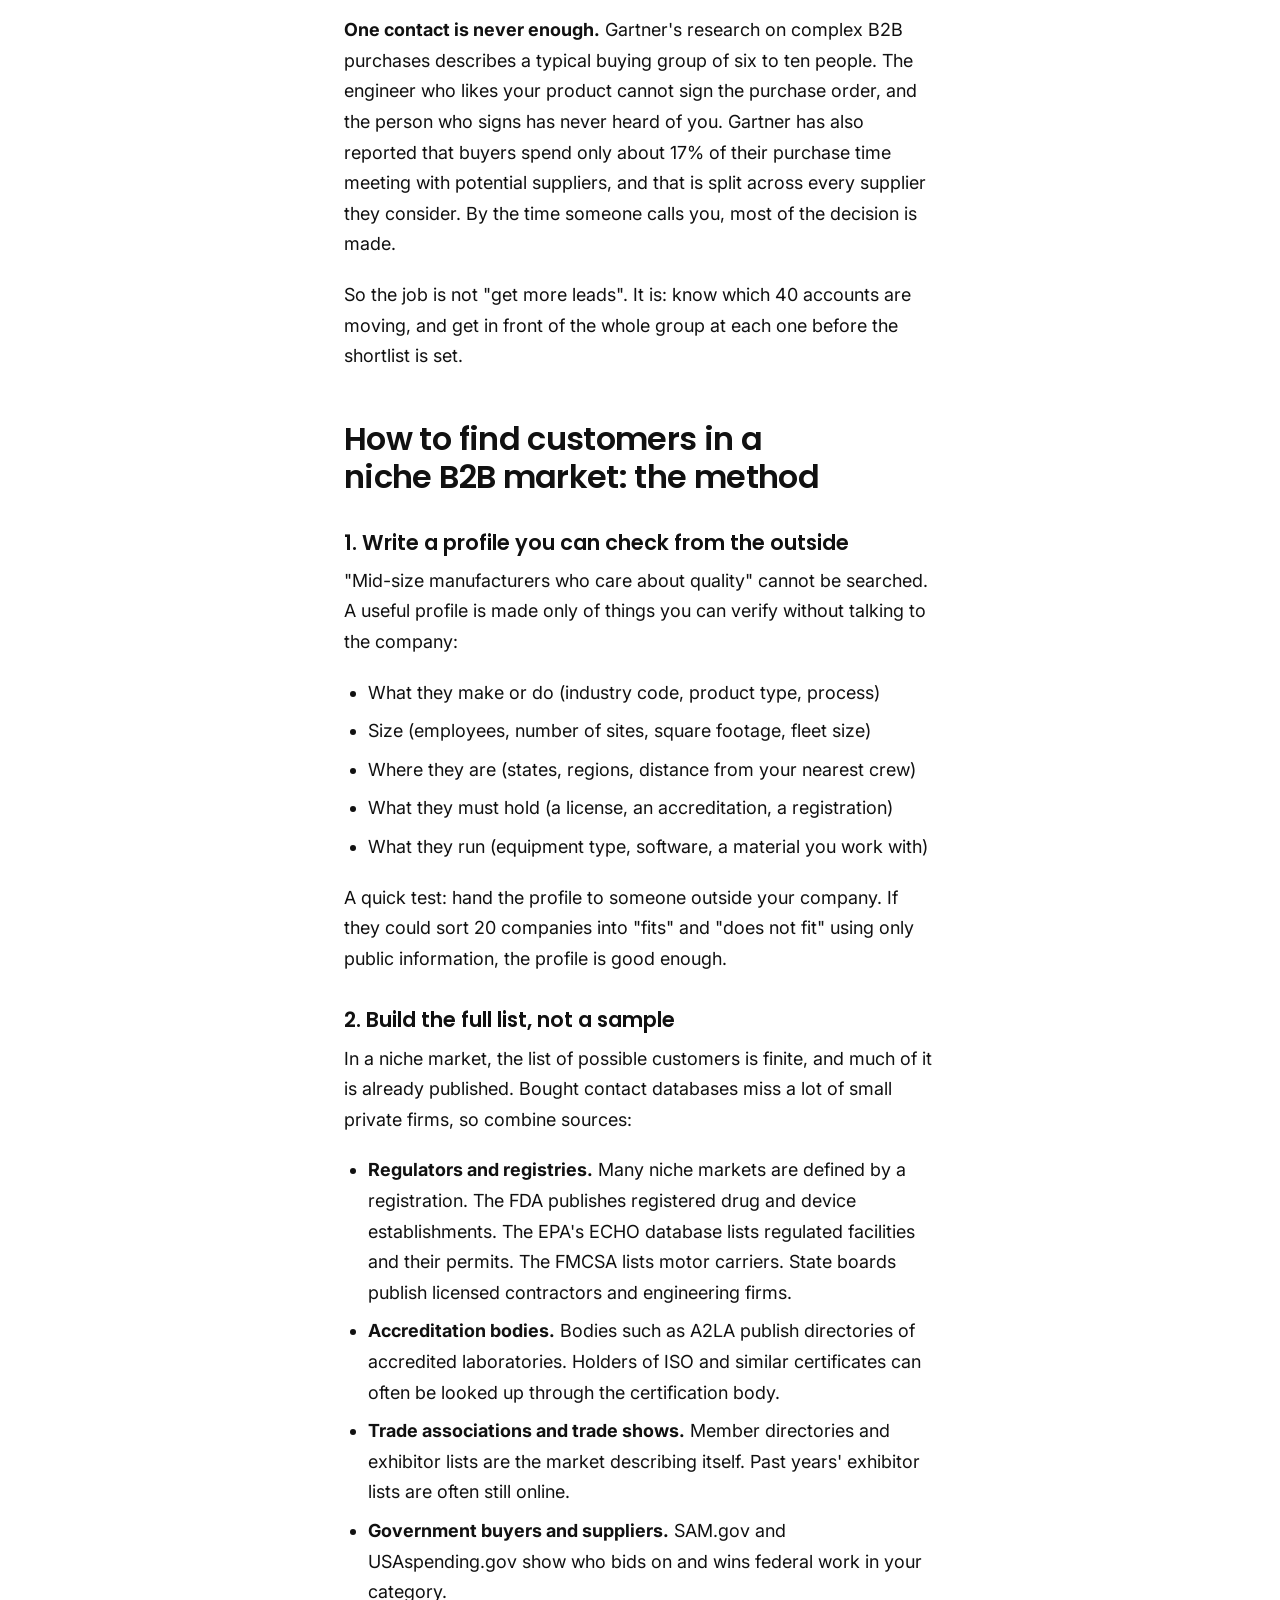
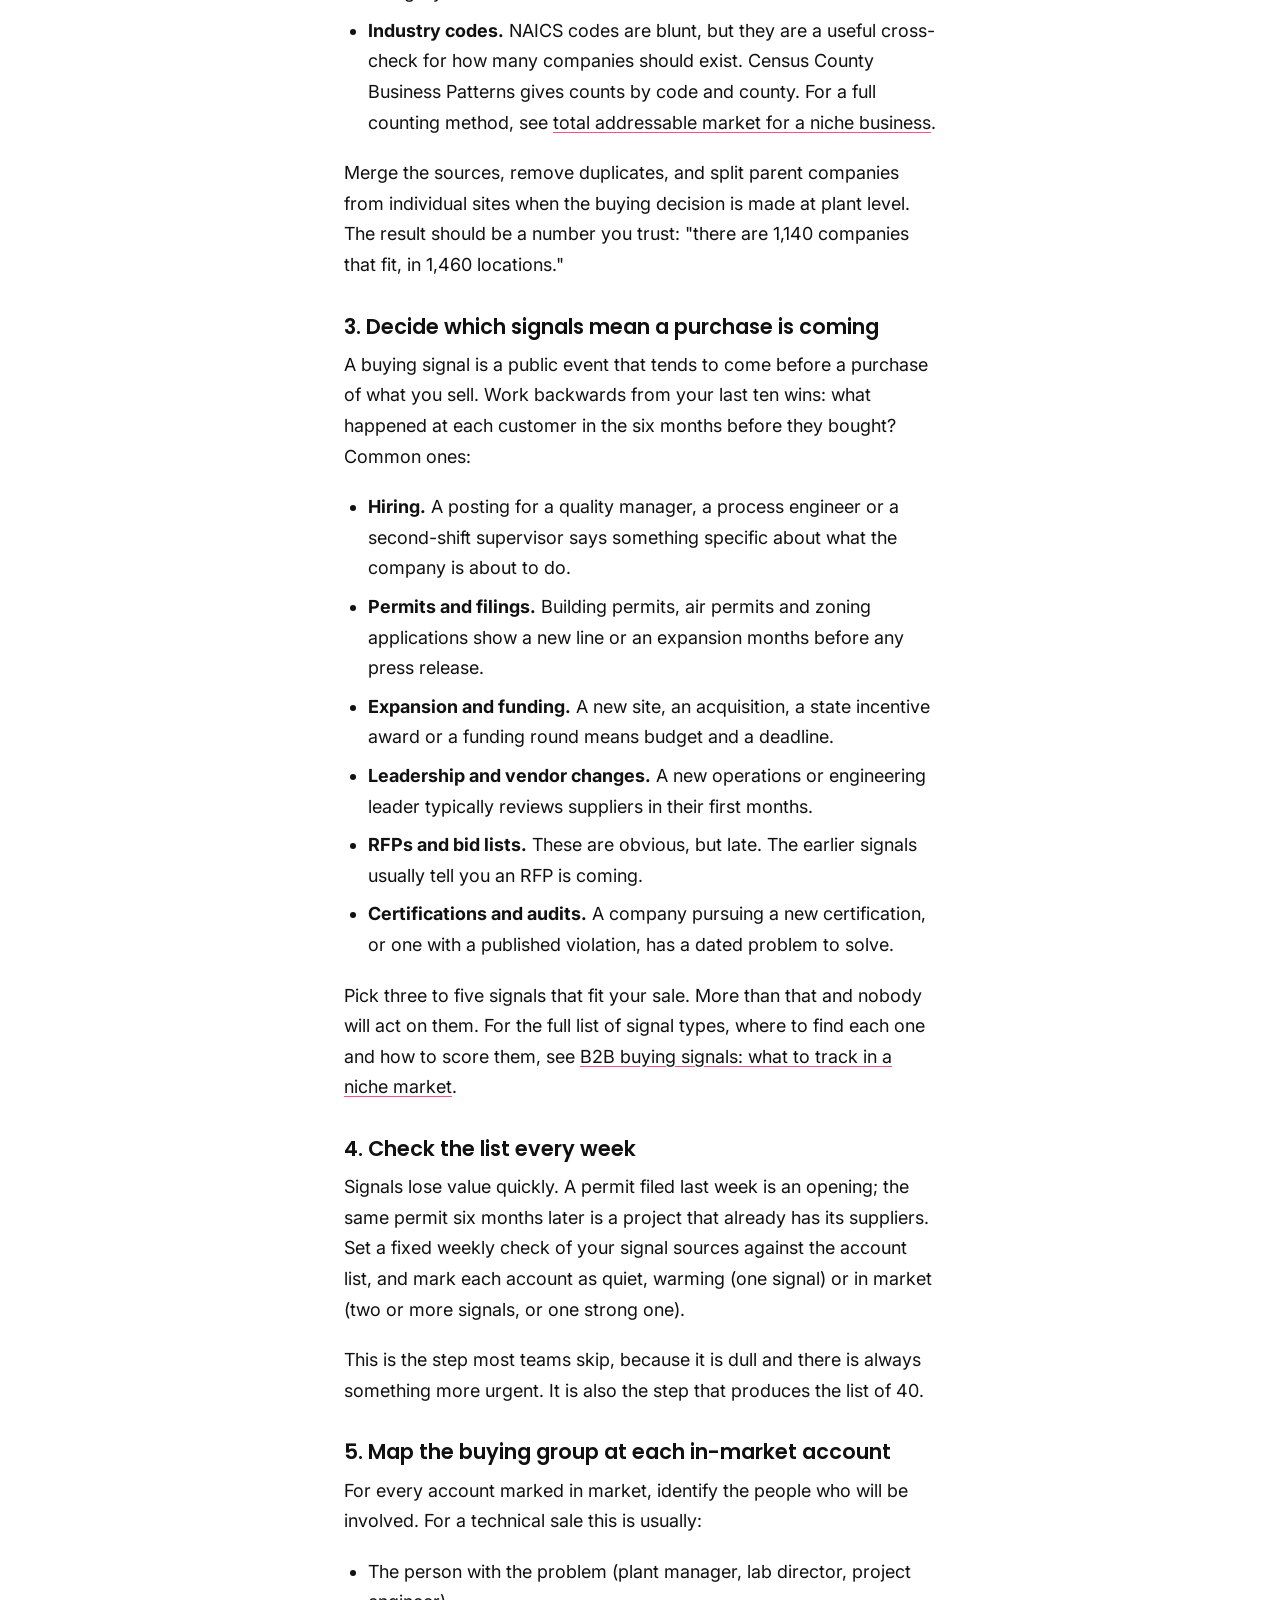
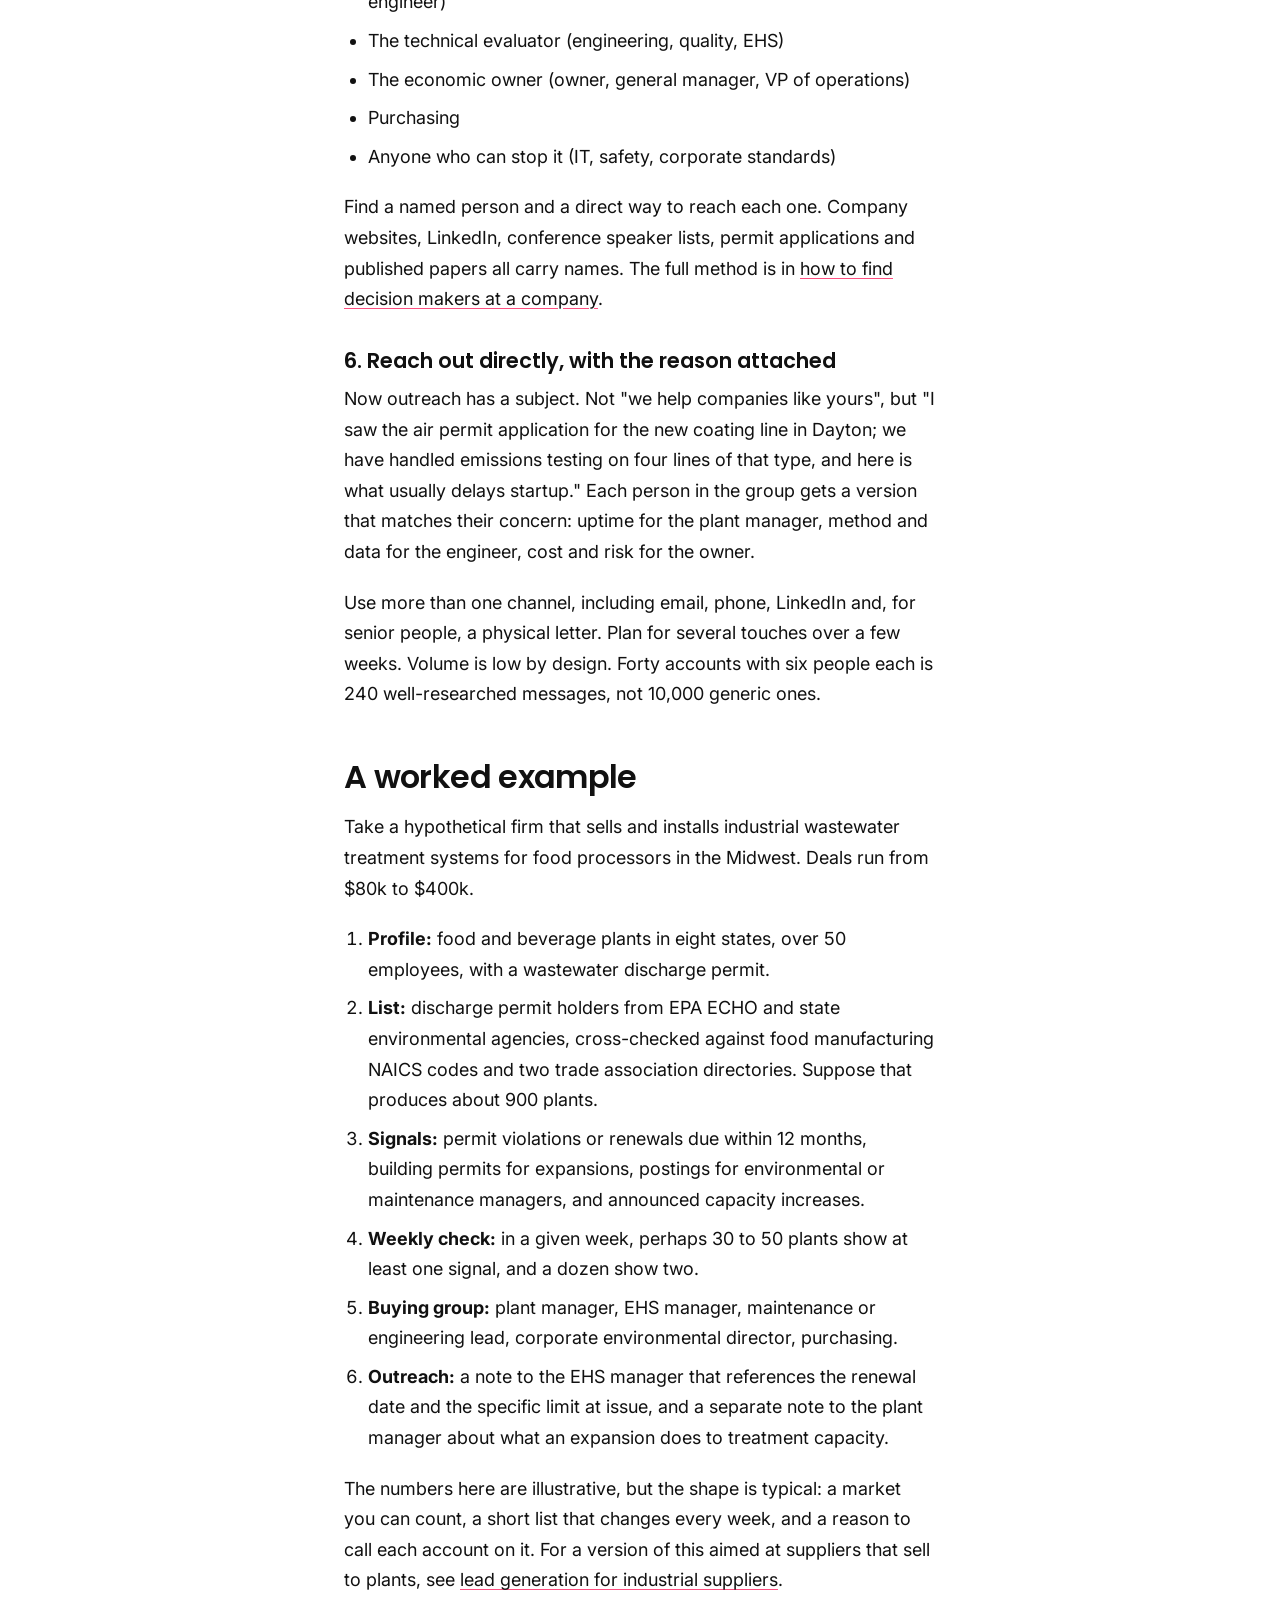
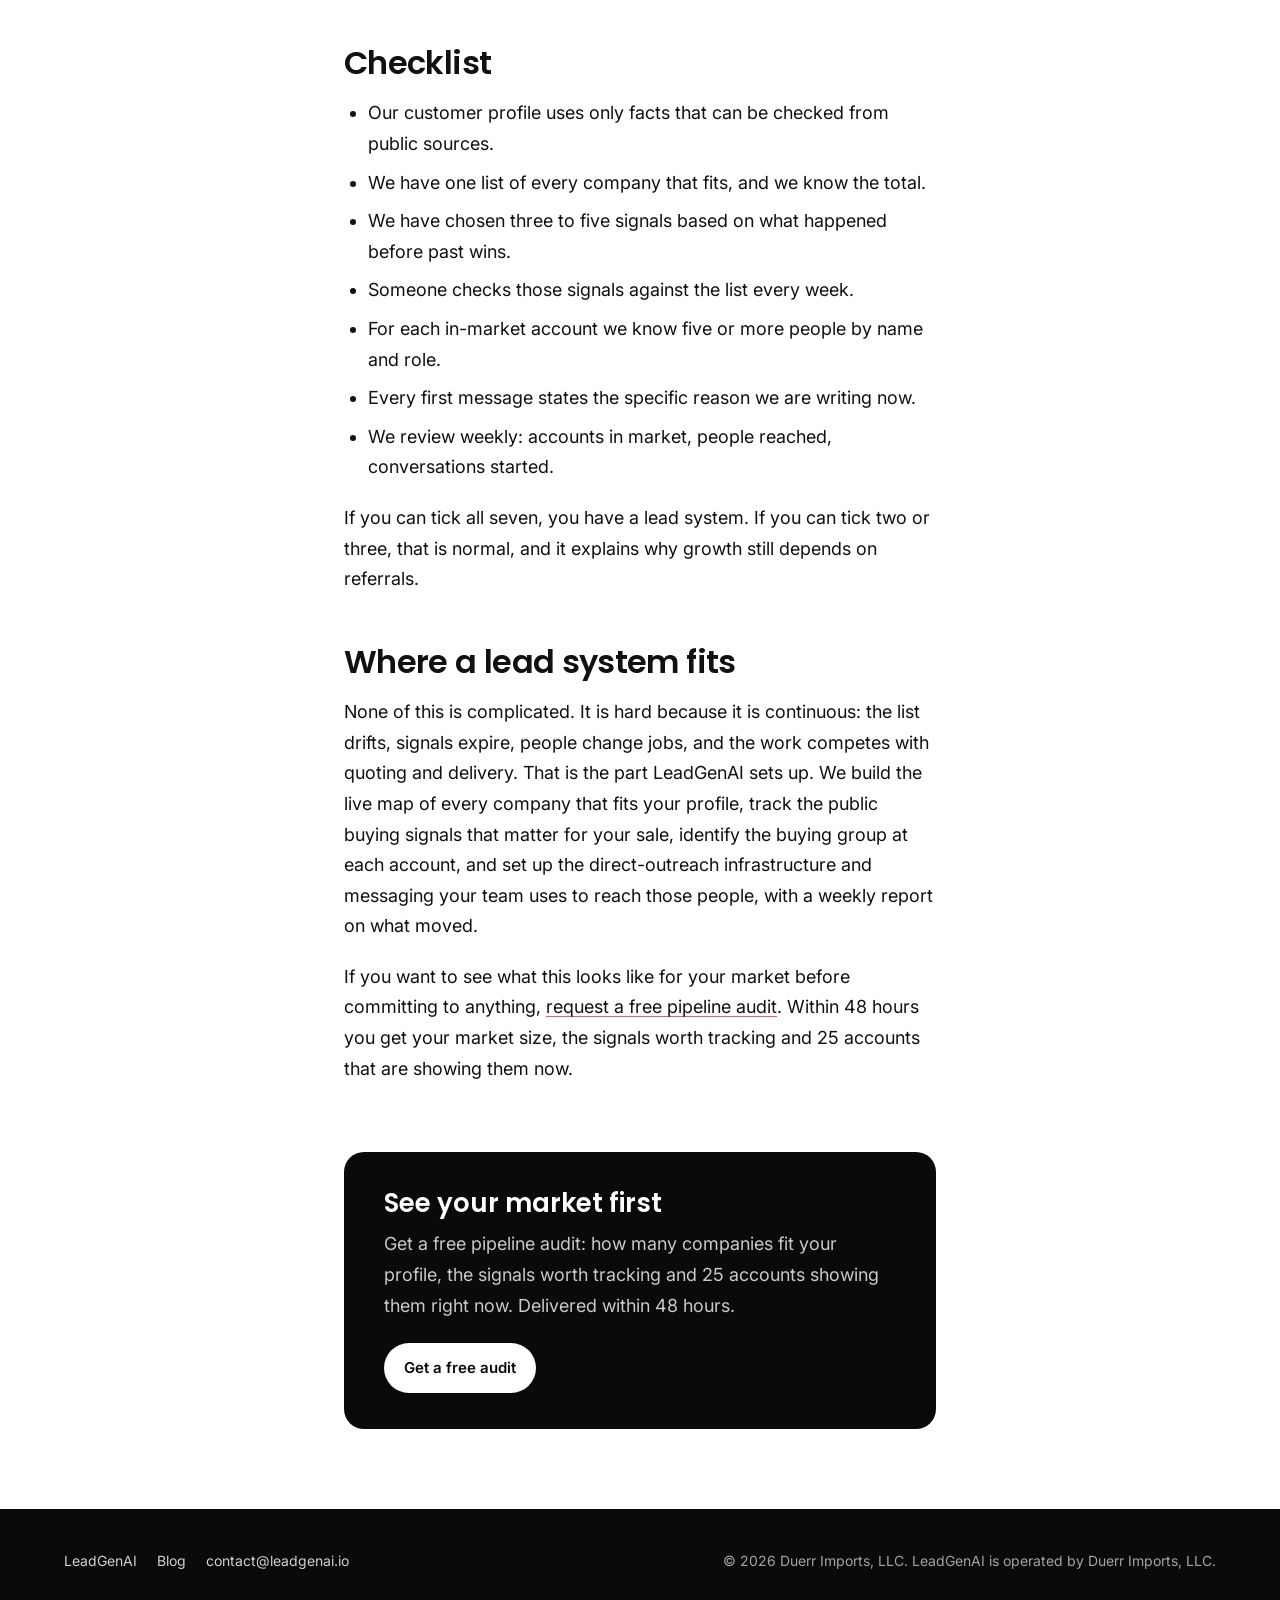
<file: blog/find-customers-niche-b2b-market/index.html>
<!doctype html>
<html lang="en">
<head>
<meta charset="utf-8">
<meta name="viewport" content="width=device-width, initial-scale=1">
<title>How to Find Customers in a Niche B2B Market | LeadGenAI</title>
<meta name="description" content="A practical method to find customers in a niche B2B market: list every account, watch public buying signals and reach the buying group directly.">
<link rel="canonical" href="https://leadgenai.io/blog/find-customers-niche-b2b-market/">
<meta property="og:title" content="How to Find Customers in a Niche B2B Market | LeadGenAI">
<meta property="og:description" content="A practical method to find customers in a niche B2B market: list every account, watch public buying signals and reach the buying group directly.">
<meta property="og:url" content="https://leadgenai.io/blog/find-customers-niche-b2b-market/">
<meta property="og:type" content="article">
<meta property="og:site_name" content="LeadGenAI">
<meta property="og:image" content="https://leadgenai.io/assets/og-image.png?v=2">
<meta property="og:image:width" content="1200">
<meta property="og:image:height" content="627">
<meta property="og:image:alt" content="LeadGenAI: We build B2B lead systems">
<meta name="twitter:card" content="summary_large_image">
<meta name="theme-color" content="#0a0a0a">
<link rel="icon" href="data:image/svg+xml,%3Csvg xmlns='http://www.w3.org/2000/svg' viewBox='0 0 64 64'%3E%3Crect width='64' height='64' rx='12' fill='%230a0a0a'/%3E%3Cg fill='%23fff'%3E%3Ccircle cx='18' cy='16' r='7'/%3E%3Ccircle cx='18' cy='30' r='7'/%3E%3Ccircle cx='18' cy='44' r='7'/%3E%3Ccircle cx='32' cy='44' r='7'/%3E%3Ccircle cx='46' cy='44' r='7'/%3E%3C/g%3E%3C/svg%3E">
<link rel="icon" type="image/png" sizes="512x512" href="/assets/icon-512.png">
<link rel="apple-touch-icon" href="/assets/apple-touch-icon.png">
<link rel="preconnect" href="https://fonts.googleapis.com"><link rel="preconnect" href="https://fonts.gstatic.com" crossorigin>
<link href="https://fonts.googleapis.com/css2?family=Poppins:wght@600;700&family=Inter:wght@400;500;600&display=swap" rel="stylesheet">
<link rel="stylesheet" href="/blog/blog.css">
<meta property="article:published_time" content="2026-11-18">
<script type="application/ld+json">{"@context": "https://schema.org", "@type": "BlogPosting", "headline": "How to Find Customers in a Niche B2B Market", "description": "A practical method to find customers in a niche B2B market: list every account, watch public buying signals and reach the buying group directly.", "datePublished": "2026-11-18", "dateModified": "2026-11-18", "mainEntityOfPage": "https://leadgenai.io/blog/find-customers-niche-b2b-market/", "image": "https://leadgenai.io/assets/og-image.png?v=2", "author": {"@type": "Organization", "name": "LeadGenAI", "url": "https://leadgenai.io"}, "publisher": {"@type": "Organization", "name": "LeadGenAI", "url": "https://leadgenai.io"}, "keywords": "how to find customers in a niche B2B market, niche B2B lead generation, target account list, buying signals, buying group"}</script>
<script type="application/ld+json">{"@context": "https://schema.org", "@type": "BreadcrumbList", "itemListElement": [{"@type": "ListItem", "position": 1, "name": "Home", "item": "https://leadgenai.io/"}, {"@type": "ListItem", "position": 2, "name": "Blog", "item": "https://leadgenai.io/blog/"}, {"@type": "ListItem", "position": 3, "name": "How to Find Customers in a Niche B2B Market", "item": "https://leadgenai.io/blog/find-customers-niche-b2b-market/"}]}</script>
</head>
<body>
<div class="nav"><div class="in">
  <a class="logo" href="/"><span class="mark"><svg viewBox="0 0 48 48" aria-hidden="true"><g fill="#0a0a0a"><circle cx="9" cy="9" r="6.5"/><circle cx="9" cy="23.5" r="6.5"/><circle cx="9" cy="38" r="6.5"/><circle cx="23.5" cy="38" r="6.5"/><circle cx="38" cy="38" r="6.5"/></g></svg></span><span>LeadGen<span class="ai">AI</span></span></a>
  <nav><a href="/#how">How it works</a><a href="/blog/">Blog</a><a class="btn" href="/#audit">Get a free audit</a></nav>
</div></div>
<header class="hero"><div class="in"><p class="kicker"><i></i>LeadGenAI blog</p><h1>How to Find Customers in a Niche B2B Market</h1>
<p>A practical method to find customers in a niche B2B market: list every account, watch public buying signals and reach the buying group directly.</p><div class="meta">November 18, 2026</div></div></header>
<article>
<p>If you sell calibration services to medical device plants, or dust collection systems to grain elevators, the usual advice on how to find customers in a niche B2B market does not fit. That advice assumes a large audience: run ads, publish content, send a few thousand emails, and enough people will raise their hands. Your market might be 800 companies. There is nobody to "scale" to, and most of the people who matter never click an ad.</p>
<p>The good news is that a small market can be known completely. You can list every company in it, watch each one for signs that a purchase is coming, and know the names of the people who decide. This post walks through that method step by step.</p>
<h2>Why the usual playbook fails in small markets</h2>
<p>Three things work against volume tactics when the market is small and the sale is technical.</p>
<p><strong>The audience is too small for ads to learn from.</strong> Ad platforms need a steady flow of clicks and conversions to work out who to show an ad to. A market of a few hundred plant managers does not produce that. You end up paying for clicks from students, job seekers, competitors and vendors. (The full argument, with a test for your own account, is in <a href="/blog/why-google-ads-dont-work-for-b2b/">why Google Ads don't work for B2B niche markets</a>.)</p>
<p><strong>Most accounts are not buying right now.</strong> The LinkedIn B2B Institute and the Ehrenberg-Bass Institute popularized the "95-5 rule": at any given time, roughly 95% of business buyers are not in the market for a given category. In a market of 800 companies, that leaves about 40 that could buy this quarter. A message sent to everyone is wrong for 760 of them.</p>
<p><strong>One contact is never enough.</strong> Gartner's research on complex B2B purchases describes a typical buying group of six to ten people. The engineer who likes your product cannot sign the purchase order, and the person who signs has never heard of you. Gartner has also reported that buyers spend only about 17% of their purchase time meeting with potential suppliers, and that is split across every supplier they consider. By the time someone calls you, most of the decision is made.</p>
<p>So the job is not "get more leads". It is: know which 40 accounts are moving, and get in front of the whole group at each one before the shortlist is set.</p>
<h2>How to find customers in a niche B2B market: the method</h2>
<h3>1. Write a profile you can check from the outside</h3>
<p>"Mid-size manufacturers who care about quality" cannot be searched. A useful profile is made only of things you can verify without talking to the company:</p>
<ul><li>What they make or do (industry code, product type, process)</li><li>Size (employees, number of sites, square footage, fleet size)</li><li>Where they are (states, regions, distance from your nearest crew)</li><li>What they must hold (a license, an accreditation, a registration)</li><li>What they run (equipment type, software, a material you work with)</li></ul>
<p>A quick test: hand the profile to someone outside your company. If they could sort 20 companies into "fits" and "does not fit" using only public information, the profile is good enough.</p>
<h3>2. Build the full list, not a sample</h3>
<p>In a niche market, the list of possible customers is finite, and much of it is already published. Bought contact databases miss a lot of small private firms, so combine sources:</p>
<ul><li><strong>Regulators and registries.</strong> Many niche markets are defined by a registration. The FDA publishes registered drug and device establishments. The EPA's ECHO database lists regulated facilities and their permits. The FMCSA lists motor carriers. State boards publish licensed contractors and engineering firms.</li><li><strong>Accreditation bodies.</strong> Bodies such as A2LA publish directories of accredited laboratories. Holders of ISO and similar certificates can often be looked up through the certification body.</li><li><strong>Trade associations and trade shows.</strong> Member directories and exhibitor lists are the market describing itself. Past years' exhibitor lists are often still online.</li><li><strong>Government buyers and suppliers.</strong> SAM.gov and USAspending.gov show who bids on and wins federal work in your category.</li><li><strong>Industry codes.</strong> NAICS codes are blunt, but they are a useful cross-check for how many companies should exist. Census County Business Patterns gives counts by code and county. For a full counting method, see <a href="/blog/total-addressable-market-niche-business/">total addressable market for a niche business</a>.</li></ul>
<p>Merge the sources, remove duplicates, and split parent companies from individual sites when the buying decision is made at plant level. The result should be a number you trust: "there are 1,140 companies that fit, in 1,460 locations."</p>
<h3>3. Decide which signals mean a purchase is coming</h3>
<p>A buying signal is a public event that tends to come before a purchase of what you sell. Work backwards from your last ten wins: what happened at each customer in the six months before they bought? Common ones:</p>
<ul><li><strong>Hiring.</strong> A posting for a quality manager, a process engineer or a second-shift supervisor says something specific about what the company is about to do.</li><li><strong>Permits and filings.</strong> Building permits, air permits and zoning applications show a new line or an expansion months before any press release.</li><li><strong>Expansion and funding.</strong> A new site, an acquisition, a state incentive award or a funding round means budget and a deadline.</li><li><strong>Leadership and vendor changes.</strong> A new operations or engineering leader typically reviews suppliers in their first months.</li><li><strong>RFPs and bid lists.</strong> These are obvious, but late. The earlier signals usually tell you an RFP is coming.</li><li><strong>Certifications and audits.</strong> A company pursuing a new certification, or one with a published violation, has a dated problem to solve.</li></ul>
<p>Pick three to five signals that fit your sale. More than that and nobody will act on them. For the full list of signal types, where to find each one and how to score them, see <a href="/blog/b2b-buying-signals/">B2B buying signals: what to track in a niche market</a>.</p>
<h3>4. Check the list every week</h3>
<p>Signals lose value quickly. A permit filed last week is an opening; the same permit six months later is a project that already has its suppliers. Set a fixed weekly check of your signal sources against the account list, and mark each account as quiet, warming (one signal) or in market (two or more signals, or one strong one).</p>
<p>This is the step most teams skip, because it is dull and there is always something more urgent. It is also the step that produces the list of 40.</p>
<h3>5. Map the buying group at each in-market account</h3>
<p>For every account marked in market, identify the people who will be involved. For a technical sale this is usually:</p>
<ul><li>The person with the problem (plant manager, lab director, project engineer)</li><li>The technical evaluator (engineering, quality, EHS)</li><li>The economic owner (owner, general manager, VP of operations)</li><li>Purchasing</li><li>Anyone who can stop it (IT, safety, corporate standards)</li></ul>
<p>Find a named person and a direct way to reach each one. Company websites, LinkedIn, conference speaker lists, permit applications and published papers all carry names. The full method is in <a href="/blog/how-to-find-decision-makers-at-a-company/">how to find decision makers at a company</a>.</p>
<h3>6. Reach out directly, with the reason attached</h3>
<p>Now outreach has a subject. Not "we help companies like yours", but "I saw the air permit application for the new coating line in Dayton; we have handled emissions testing on four lines of that type, and here is what usually delays startup." Each person in the group gets a version that matches their concern: uptime for the plant manager, method and data for the engineer, cost and risk for the owner.</p>
<p>Use more than one channel, including email, phone, LinkedIn and, for senior people, a physical letter. Plan for several touches over a few weeks. Volume is low by design. Forty accounts with six people each is 240 well-researched messages, not 10,000 generic ones.</p>
<h2>A worked example</h2>
<p>Take a hypothetical firm that sells and installs industrial wastewater treatment systems for food processors in the Midwest. Deals run from $80k to $400k.</p>
<ol><li><strong>Profile:</strong> food and beverage plants in eight states, over 50 employees, with a wastewater discharge permit.</li><li><strong>List:</strong> discharge permit holders from EPA ECHO and state environmental agencies, cross-checked against food manufacturing NAICS codes and two trade association directories. Suppose that produces about 900 plants.</li><li><strong>Signals:</strong> permit violations or renewals due within 12 months, building permits for expansions, postings for environmental or maintenance managers, and announced capacity increases.</li><li><strong>Weekly check:</strong> in a given week, perhaps 30 to 50 plants show at least one signal, and a dozen show two.</li><li><strong>Buying group:</strong> plant manager, EHS manager, maintenance or engineering lead, corporate environmental director, purchasing.</li><li><strong>Outreach:</strong> a note to the EHS manager that references the renewal date and the specific limit at issue, and a separate note to the plant manager about what an expansion does to treatment capacity.</li></ol>
<p>The numbers here are illustrative, but the shape is typical: a market you can count, a short list that changes every week, and a reason to call each account on it. For a version of this aimed at suppliers that sell to plants, see <a href="/blog/lead-generation-industrial-suppliers/">lead generation for industrial suppliers</a>.</p>
<h2>Checklist</h2>
<ul><li>Our customer profile uses only facts that can be checked from public sources.</li><li>We have one list of every company that fits, and we know the total.</li><li>We have chosen three to five signals based on what happened before past wins.</li><li>Someone checks those signals against the list every week.</li><li>For each in-market account we know five or more people by name and role.</li><li>Every first message states the specific reason we are writing now.</li><li>We review weekly: accounts in market, people reached, conversations started.</li></ul>
<p>If you can tick all seven, you have a lead system. If you can tick two or three, that is normal, and it explains why growth still depends on referrals.</p>
<h2>Where a lead system fits</h2>
<p>None of this is complicated. It is hard because it is continuous: the list drifts, signals expire, people change jobs, and the work competes with quoting and delivery. That is the part LeadGenAI sets up. We build the live map of every company that fits your profile, track the public buying signals that matter for your sale, identify the buying group at each account, and set up the direct-outreach infrastructure and messaging your team uses to reach those people, with a weekly report on what moved.</p>
<p>If you want to see what this looks like for your market before committing to anything, <a href="/#audit">request a free pipeline audit</a>. Within 48 hours you get your market size, the signals worth tracking and 25 accounts that are showing them now.</p>
</article>
<section class="cta"><div class="box">
  <h2>See your market first</h2>
  <p>Get a free pipeline audit: how many companies fit your profile, the signals worth tracking and 25 accounts showing them right now. Delivered within 48 hours.</p>
  <a class="btn" href="/#audit">Get a free audit</a>
</div></section>
<footer><div class="in"><span><a href="/">LeadGenAI</a><a href="/blog/">Blog</a><a href="mailto:contact@leadgenai.io">contact@leadgenai.io</a></span><span>© 2026 Duerr Imports, LLC. LeadGenAI is operated by Duerr Imports, LLC.</span></div></footer>
</body>
</html>
</file>
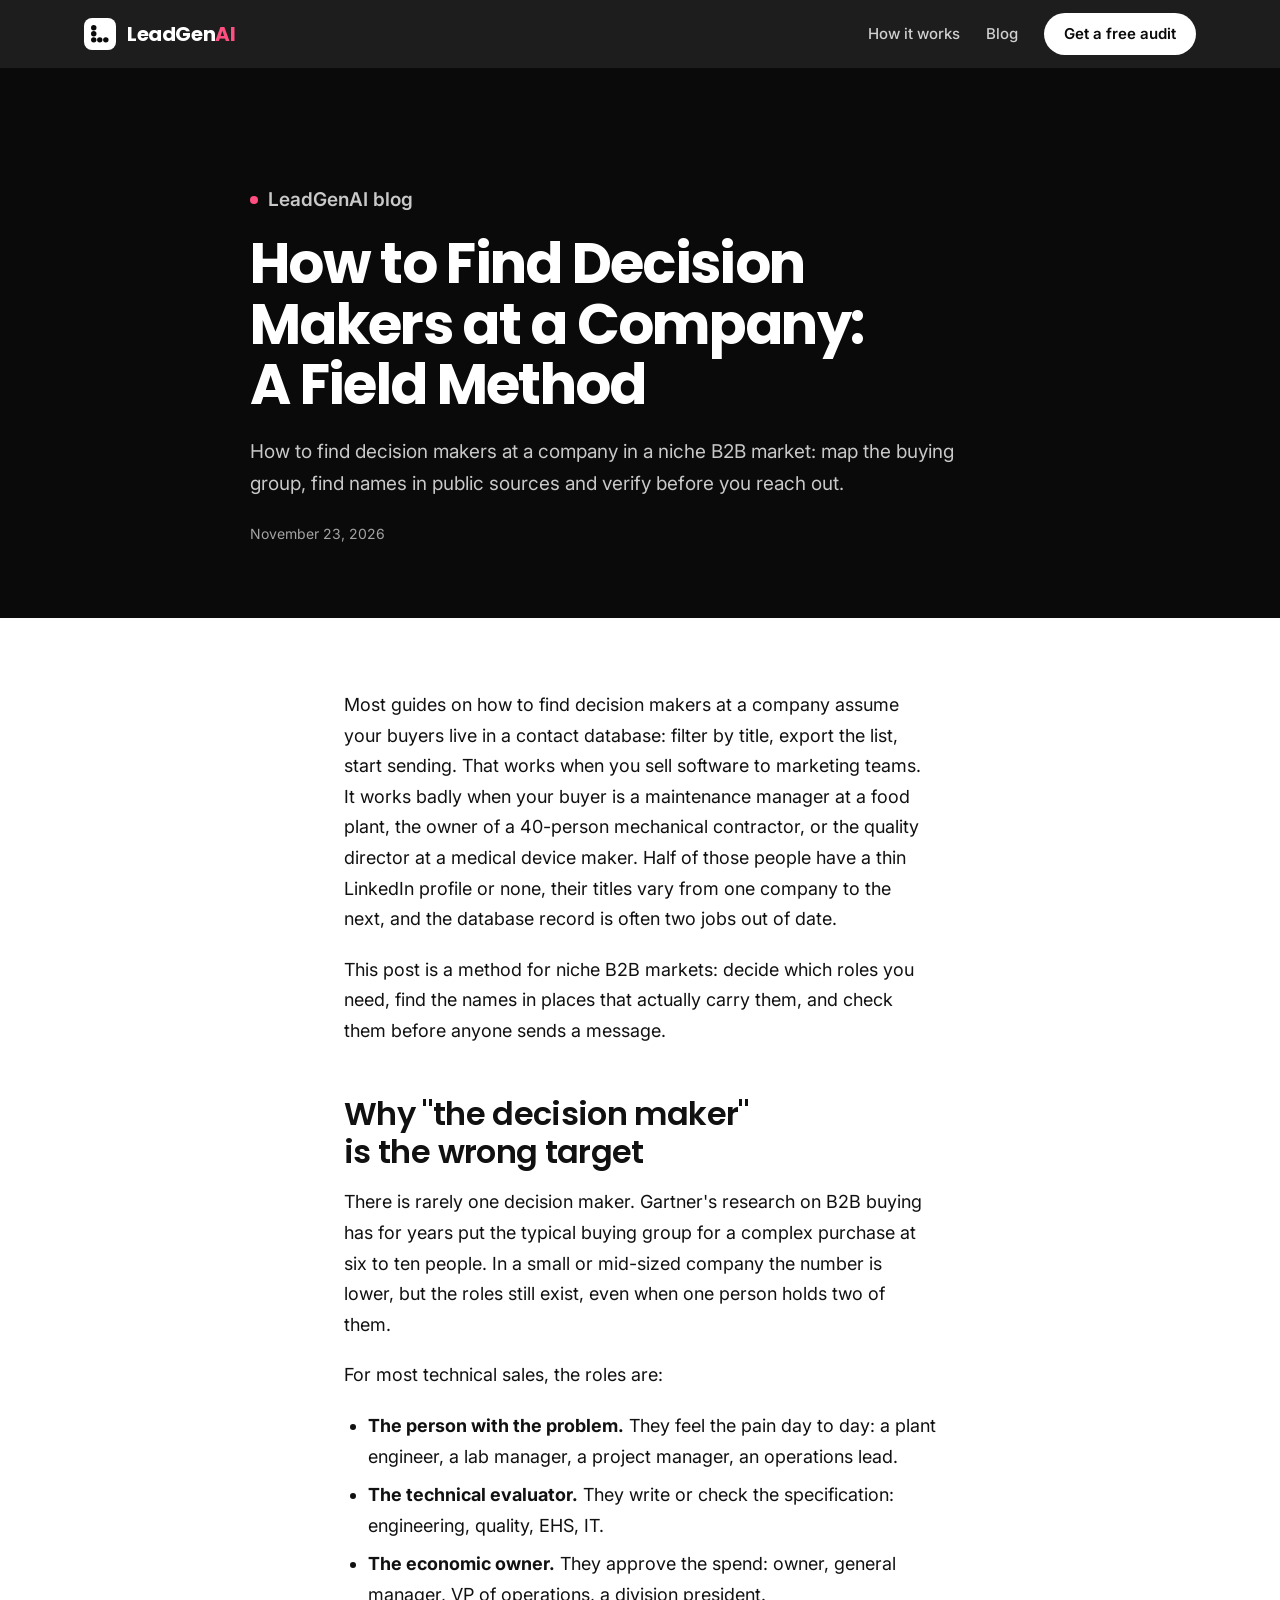
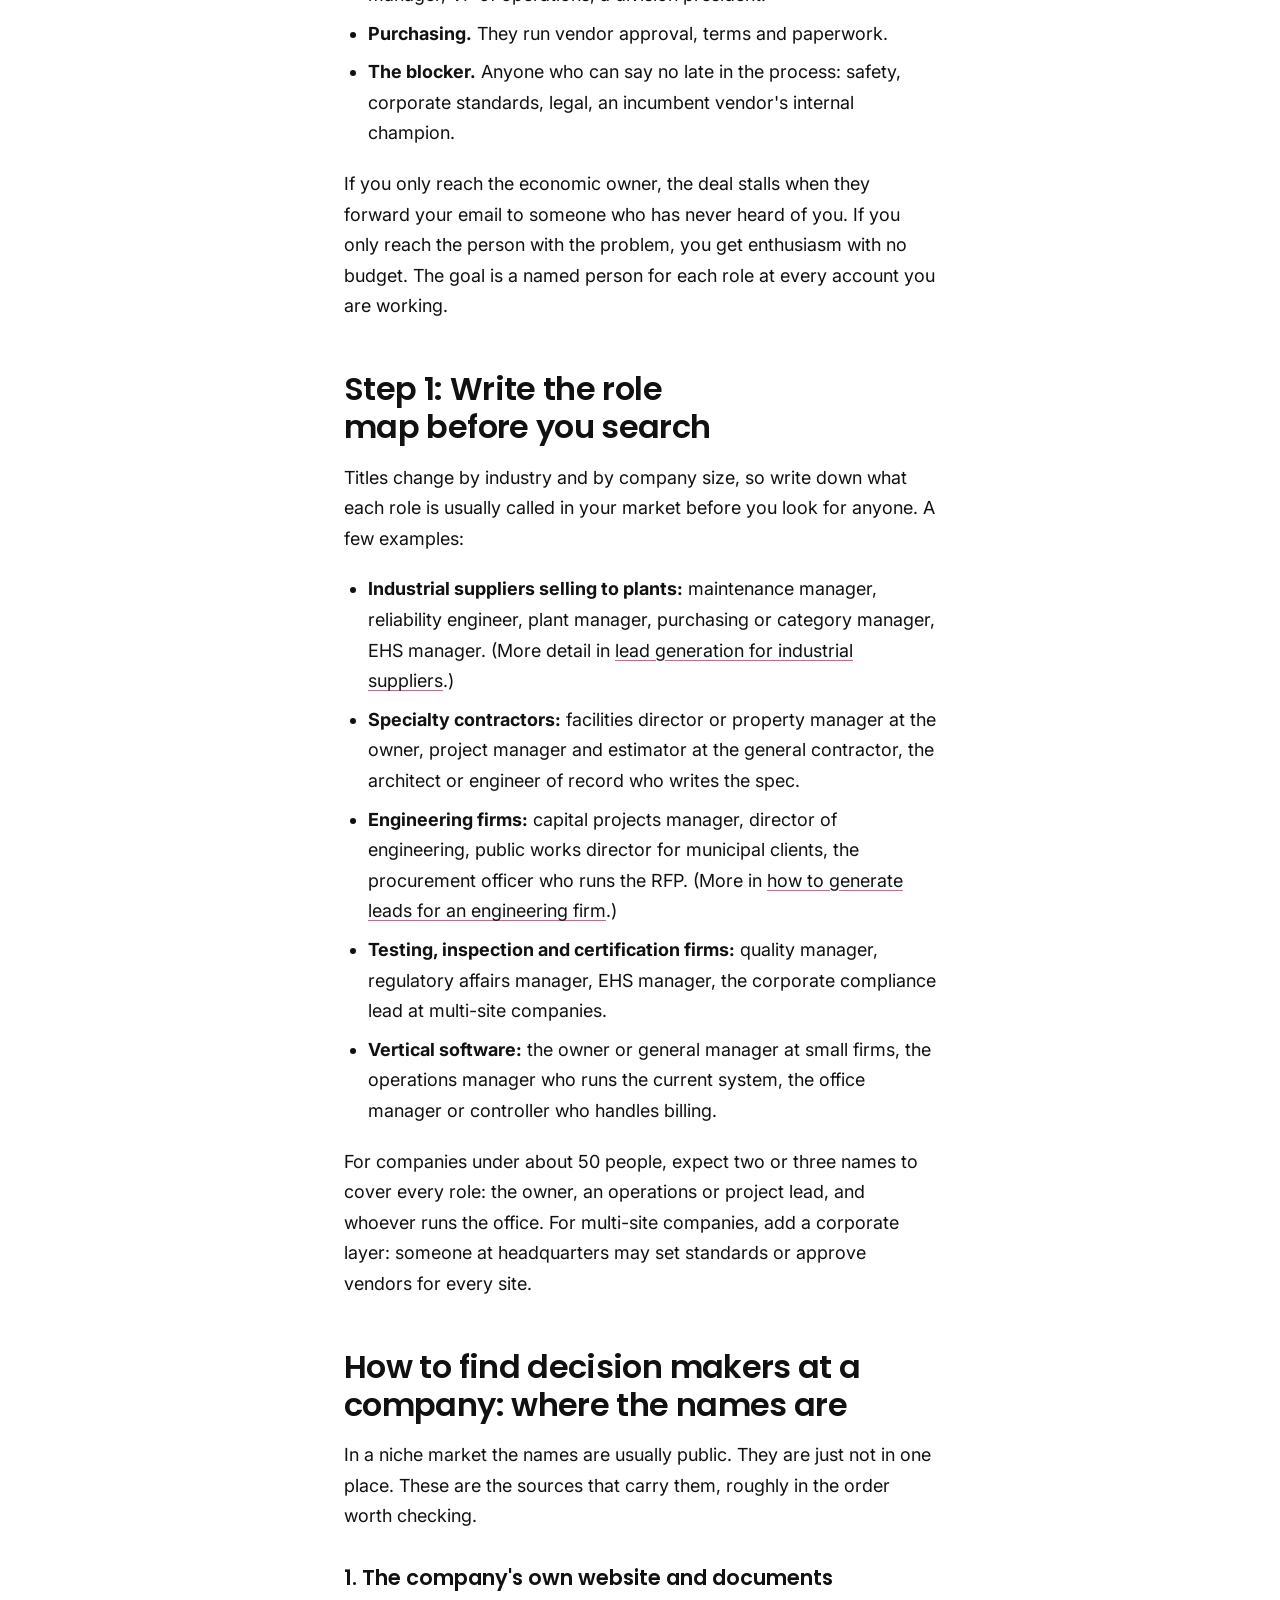
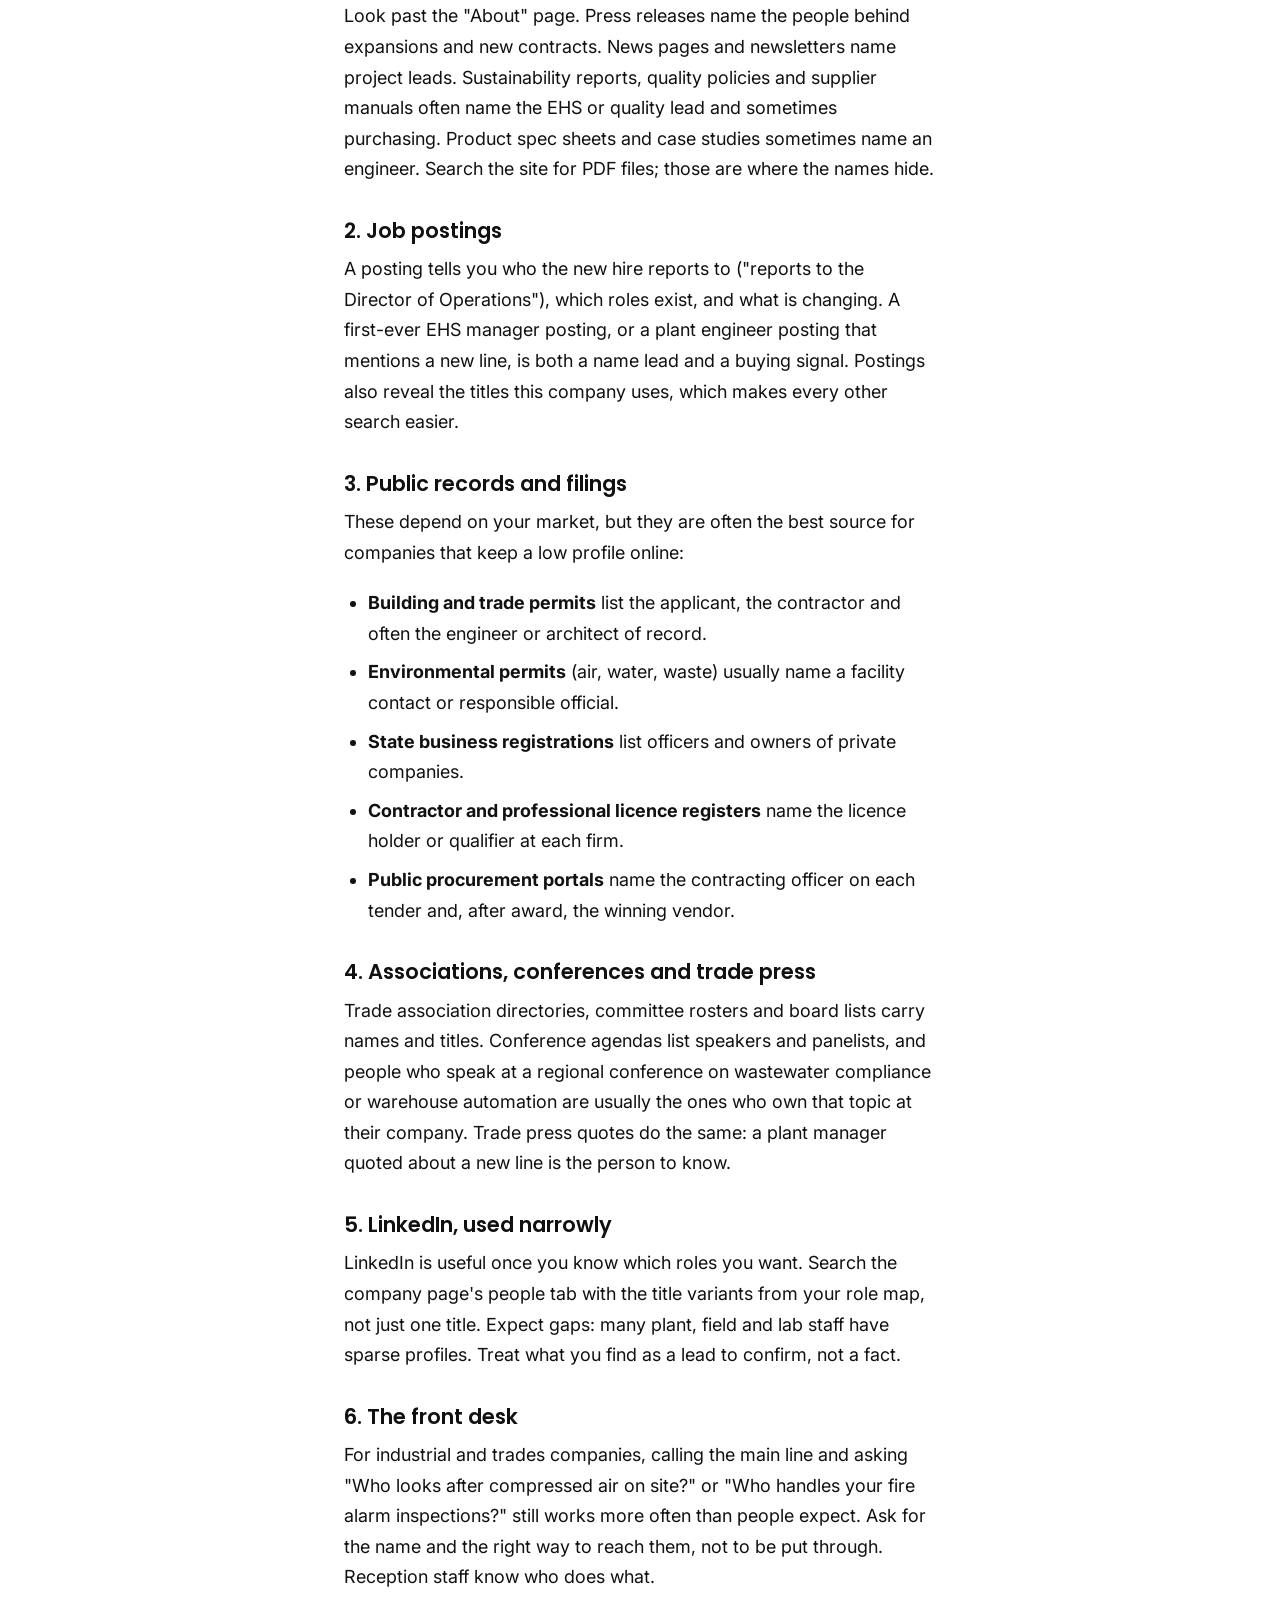
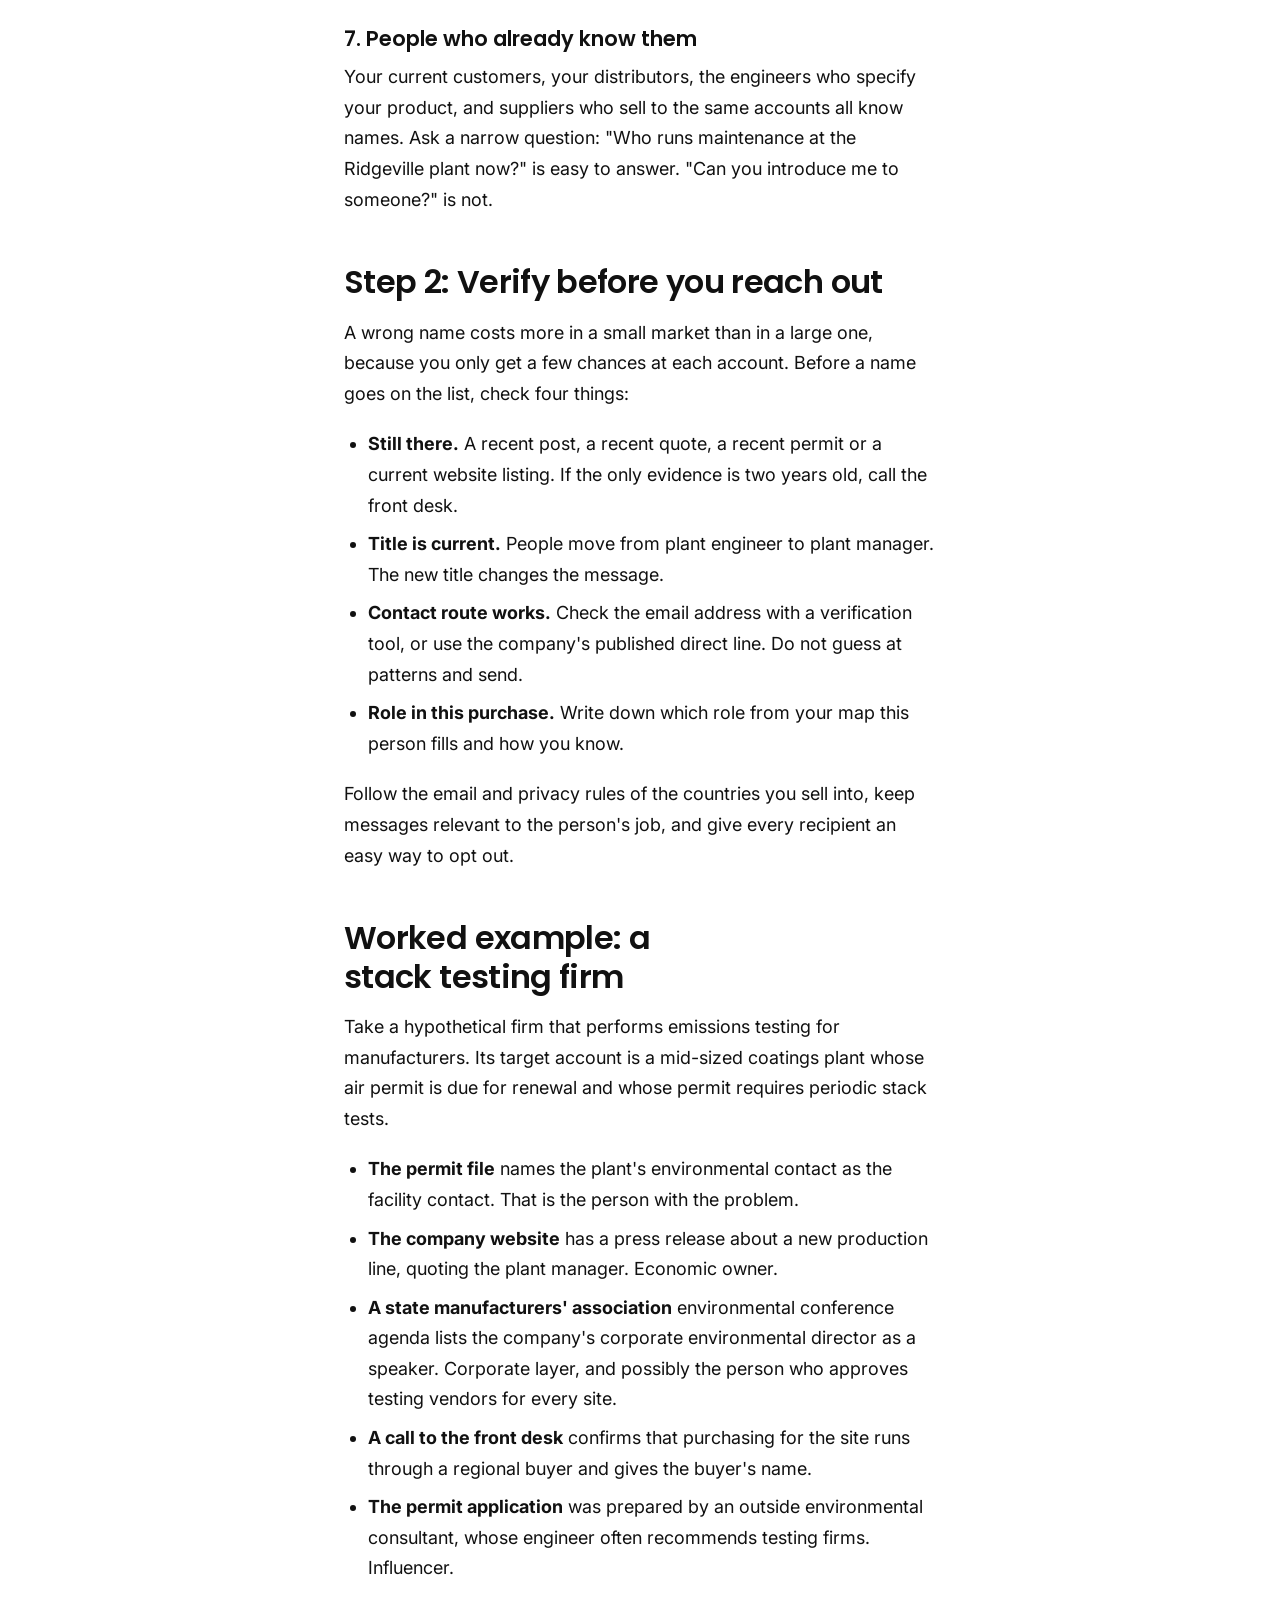
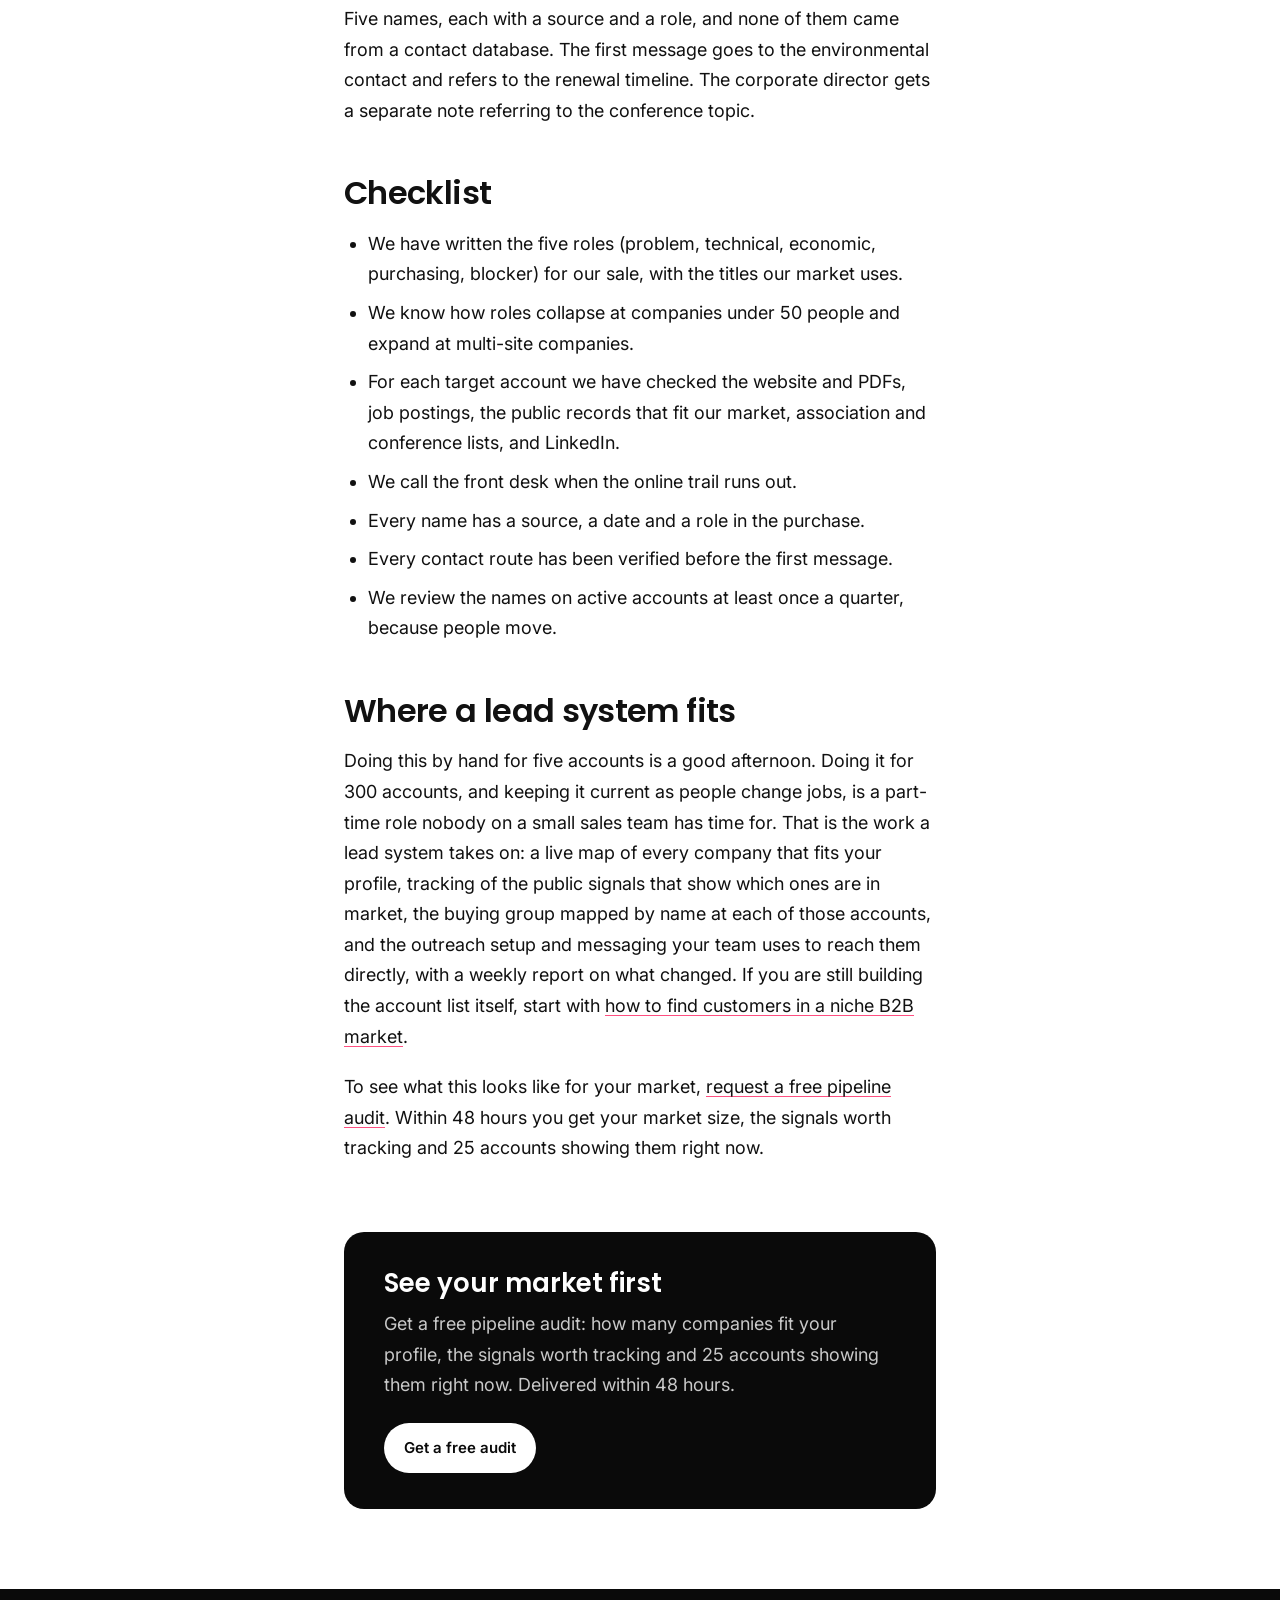
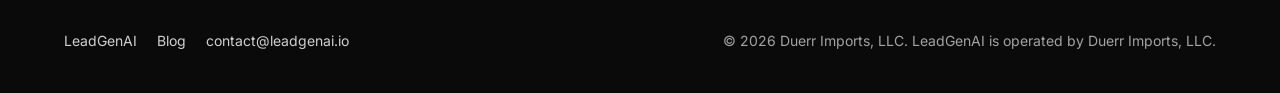
<file: blog/how-to-find-decision-makers-at-a-company/index.html>
<!doctype html>
<html lang="en">
<head>
<meta charset="utf-8">
<meta name="viewport" content="width=device-width, initial-scale=1">
<title>How to Find Decision Makers at a Company: A Field Method | LeadGenAI</title>
<meta name="description" content="How to find decision makers at a company in a niche B2B market: map the buying group, find names in public sources and verify before you reach out.">
<link rel="canonical" href="https://leadgenai.io/blog/how-to-find-decision-makers-at-a-company/">
<meta property="og:title" content="How to Find Decision Makers at a Company: A Field Method | LeadGenAI">
<meta property="og:description" content="How to find decision makers at a company in a niche B2B market: map the buying group, find names in public sources and verify before you reach out.">
<meta property="og:url" content="https://leadgenai.io/blog/how-to-find-decision-makers-at-a-company/">
<meta property="og:type" content="article">
<meta property="og:site_name" content="LeadGenAI">
<meta property="og:image" content="https://leadgenai.io/assets/og-image.png?v=2">
<meta property="og:image:width" content="1200">
<meta property="og:image:height" content="627">
<meta property="og:image:alt" content="LeadGenAI: We build B2B lead systems">
<meta name="twitter:card" content="summary_large_image">
<meta name="theme-color" content="#0a0a0a">
<link rel="icon" href="data:image/svg+xml,%3Csvg xmlns='http://www.w3.org/2000/svg' viewBox='0 0 64 64'%3E%3Crect width='64' height='64' rx='12' fill='%230a0a0a'/%3E%3Cg fill='%23fff'%3E%3Ccircle cx='18' cy='16' r='7'/%3E%3Ccircle cx='18' cy='30' r='7'/%3E%3Ccircle cx='18' cy='44' r='7'/%3E%3Ccircle cx='32' cy='44' r='7'/%3E%3Ccircle cx='46' cy='44' r='7'/%3E%3C/g%3E%3C/svg%3E">
<link rel="icon" type="image/png" sizes="512x512" href="/assets/icon-512.png">
<link rel="apple-touch-icon" href="/assets/apple-touch-icon.png">
<link rel="preconnect" href="https://fonts.googleapis.com"><link rel="preconnect" href="https://fonts.gstatic.com" crossorigin>
<link href="https://fonts.googleapis.com/css2?family=Poppins:wght@600;700&family=Inter:wght@400;500;600&display=swap" rel="stylesheet">
<link rel="stylesheet" href="/blog/blog.css">
<meta property="article:published_time" content="2026-11-23">
<script type="application/ld+json">{"@context": "https://schema.org", "@type": "BlogPosting", "headline": "How to Find Decision Makers at a Company: A Field Method", "description": "How to find decision makers at a company in a niche B2B market: map the buying group, find names in public sources and verify before you reach out.", "datePublished": "2026-11-23", "dateModified": "2026-11-23", "mainEntityOfPage": "https://leadgenai.io/blog/how-to-find-decision-makers-at-a-company/", "image": "https://leadgenai.io/assets/og-image.png?v=2", "author": {"@type": "Organization", "name": "LeadGenAI", "url": "https://leadgenai.io"}, "publisher": {"@type": "Organization", "name": "LeadGenAI", "url": "https://leadgenai.io"}, "keywords": "how to find decision makers at a company, find decision makers, B2B buying group, buying committee, who to contact at a target account"}</script>
<script type="application/ld+json">{"@context": "https://schema.org", "@type": "BreadcrumbList", "itemListElement": [{"@type": "ListItem", "position": 1, "name": "Home", "item": "https://leadgenai.io/"}, {"@type": "ListItem", "position": 2, "name": "Blog", "item": "https://leadgenai.io/blog/"}, {"@type": "ListItem", "position": 3, "name": "How to Find Decision Makers at a Company: A Field Method", "item": "https://leadgenai.io/blog/how-to-find-decision-makers-at-a-company/"}]}</script>
</head>
<body>
<div class="nav"><div class="in">
  <a class="logo" href="/"><span class="mark"><svg viewBox="0 0 48 48" aria-hidden="true"><g fill="#0a0a0a"><circle cx="9" cy="9" r="6.5"/><circle cx="9" cy="23.5" r="6.5"/><circle cx="9" cy="38" r="6.5"/><circle cx="23.5" cy="38" r="6.5"/><circle cx="38" cy="38" r="6.5"/></g></svg></span><span>LeadGen<span class="ai">AI</span></span></a>
  <nav><a href="/#how">How it works</a><a href="/blog/">Blog</a><a class="btn" href="/#audit">Get a free audit</a></nav>
</div></div>
<header class="hero"><div class="in"><p class="kicker"><i></i>LeadGenAI blog</p><h1>How to Find Decision Makers at a Company: A Field Method</h1>
<p>How to find decision makers at a company in a niche B2B market: map the buying group, find names in public sources and verify before you reach out.</p><div class="meta">November 23, 2026</div></div></header>
<article>
<p>Most guides on how to find decision makers at a company assume your buyers live in a contact database: filter by title, export the list, start sending. That works when you sell software to marketing teams. It works badly when your buyer is a maintenance manager at a food plant, the owner of a 40-person mechanical contractor, or the quality director at a medical device maker. Half of those people have a thin LinkedIn profile or none, their titles vary from one company to the next, and the database record is often two jobs out of date.</p>
<p>This post is a method for niche B2B markets: decide which roles you need, find the names in places that actually carry them, and check them before anyone sends a message.</p>
<h2>Why "the decision maker" is the wrong target</h2>
<p>There is rarely one decision maker. Gartner's research on B2B buying has for years put the typical buying group for a complex purchase at six to ten people. In a small or mid-sized company the number is lower, but the roles still exist, even when one person holds two of them.</p>
<p>For most technical sales, the roles are:</p>
<ul><li><strong>The person with the problem.</strong> They feel the pain day to day: a plant engineer, a lab manager, a project manager, an operations lead.</li><li><strong>The technical evaluator.</strong> They write or check the specification: engineering, quality, EHS, IT.</li><li><strong>The economic owner.</strong> They approve the spend: owner, general manager, VP of operations, a division president.</li><li><strong>Purchasing.</strong> They run vendor approval, terms and paperwork.</li><li><strong>The blocker.</strong> Anyone who can say no late in the process: safety, corporate standards, legal, an incumbent vendor's internal champion.</li></ul>
<p>If you only reach the economic owner, the deal stalls when they forward your email to someone who has never heard of you. If you only reach the person with the problem, you get enthusiasm with no budget. The goal is a named person for each role at every account you are working.</p>
<h2>Step 1: Write the role map before you search</h2>
<p>Titles change by industry and by company size, so write down what each role is usually called in your market before you look for anyone. A few examples:</p>
<ul><li><strong>Industrial suppliers selling to plants:</strong> maintenance manager, reliability engineer, plant manager, purchasing or category manager, EHS manager. (More detail in <a href="/blog/lead-generation-industrial-suppliers/">lead generation for industrial suppliers</a>.)</li><li><strong>Specialty contractors:</strong> facilities director or property manager at the owner, project manager and estimator at the general contractor, the architect or engineer of record who writes the spec.</li><li><strong>Engineering firms:</strong> capital projects manager, director of engineering, public works director for municipal clients, the procurement officer who runs the RFP. (More in <a href="/blog/lead-generation-engineering-firm/">how to generate leads for an engineering firm</a>.)</li><li><strong>Testing, inspection and certification firms:</strong> quality manager, regulatory affairs manager, EHS manager, the corporate compliance lead at multi-site companies.</li><li><strong>Vertical software:</strong> the owner or general manager at small firms, the operations manager who runs the current system, the office manager or controller who handles billing.</li></ul>
<p>For companies under about 50 people, expect two or three names to cover every role: the owner, an operations or project lead, and whoever runs the office. For multi-site companies, add a corporate layer: someone at headquarters may set standards or approve vendors for every site.</p>
<h2>How to find decision makers at a company: where the names are</h2>
<p>In a niche market the names are usually public. They are just not in one place. These are the sources that carry them, roughly in the order worth checking.</p>
<h3>1. The company's own website and documents</h3>
<p>Look past the "About" page. Press releases name the people behind expansions and new contracts. News pages and newsletters name project leads. Sustainability reports, quality policies and supplier manuals often name the EHS or quality lead and sometimes purchasing. Product spec sheets and case studies sometimes name an engineer. Search the site for PDF files; those are where the names hide.</p>
<h3>2. Job postings</h3>
<p>A posting tells you who the new hire reports to ("reports to the Director of Operations"), which roles exist, and what is changing. A first-ever EHS manager posting, or a plant engineer posting that mentions a new line, is both a name lead and a buying signal. Postings also reveal the titles this company uses, which makes every other search easier.</p>
<h3>3. Public records and filings</h3>
<p>These depend on your market, but they are often the best source for companies that keep a low profile online:</p>
<ul><li><strong>Building and trade permits</strong> list the applicant, the contractor and often the engineer or architect of record.</li><li><strong>Environmental permits</strong> (air, water, waste) usually name a facility contact or responsible official.</li><li><strong>State business registrations</strong> list officers and owners of private companies.</li><li><strong>Contractor and professional licence registers</strong> name the licence holder or qualifier at each firm.</li><li><strong>Public procurement portals</strong> name the contracting officer on each tender and, after award, the winning vendor.</li></ul>
<h3>4. Associations, conferences and trade press</h3>
<p>Trade association directories, committee rosters and board lists carry names and titles. Conference agendas list speakers and panelists, and people who speak at a regional conference on wastewater compliance or warehouse automation are usually the ones who own that topic at their company. Trade press quotes do the same: a plant manager quoted about a new line is the person to know.</p>
<h3>5. LinkedIn, used narrowly</h3>
<p>LinkedIn is useful once you know which roles you want. Search the company page's people tab with the title variants from your role map, not just one title. Expect gaps: many plant, field and lab staff have sparse profiles. Treat what you find as a lead to confirm, not a fact.</p>
<h3>6. The front desk</h3>
<p>For industrial and trades companies, calling the main line and asking "Who looks after compressed air on site?" or "Who handles your fire alarm inspections?" still works more often than people expect. Ask for the name and the right way to reach them, not to be put through. Reception staff know who does what.</p>
<h3>7. People who already know them</h3>
<p>Your current customers, your distributors, the engineers who specify your product, and suppliers who sell to the same accounts all know names. Ask a narrow question: "Who runs maintenance at the Ridgeville plant now?" is easy to answer. "Can you introduce me to someone?" is not.</p>
<h2>Step 2: Verify before you reach out</h2>
<p>A wrong name costs more in a small market than in a large one, because you only get a few chances at each account. Before a name goes on the list, check four things:</p>
<ul><li><strong>Still there.</strong> A recent post, a recent quote, a recent permit or a current website listing. If the only evidence is two years old, call the front desk.</li><li><strong>Title is current.</strong> People move from plant engineer to plant manager. The new title changes the message.</li><li><strong>Contact route works.</strong> Check the email address with a verification tool, or use the company's published direct line. Do not guess at patterns and send.</li><li><strong>Role in this purchase.</strong> Write down which role from your map this person fills and how you know.</li></ul>
<p>Follow the email and privacy rules of the countries you sell into, keep messages relevant to the person's job, and give every recipient an easy way to opt out.</p>
<h2>Worked example: a stack testing firm</h2>
<p>Take a hypothetical firm that performs emissions testing for manufacturers. Its target account is a mid-sized coatings plant whose air permit is due for renewal and whose permit requires periodic stack tests.</p>
<ul><li><strong>The permit file</strong> names the plant's environmental contact as the facility contact. That is the person with the problem.</li><li><strong>The company website</strong> has a press release about a new production line, quoting the plant manager. Economic owner.</li><li><strong>A state manufacturers' association</strong> environmental conference agenda lists the company's corporate environmental director as a speaker. Corporate layer, and possibly the person who approves testing vendors for every site.</li><li><strong>A call to the front desk</strong> confirms that purchasing for the site runs through a regional buyer and gives the buyer's name.</li><li><strong>The permit application</strong> was prepared by an outside environmental consultant, whose engineer often recommends testing firms. Influencer.</li></ul>
<p>Five names, each with a source and a role, and none of them came from a contact database. The first message goes to the environmental contact and refers to the renewal timeline. The corporate director gets a separate note referring to the conference topic.</p>
<h2>Checklist</h2>
<ul><li>We have written the five roles (problem, technical, economic, purchasing, blocker) for our sale, with the titles our market uses.</li><li>We know how roles collapse at companies under 50 people and expand at multi-site companies.</li><li>For each target account we have checked the website and PDFs, job postings, the public records that fit our market, association and conference lists, and LinkedIn.</li><li>We call the front desk when the online trail runs out.</li><li>Every name has a source, a date and a role in the purchase.</li><li>Every contact route has been verified before the first message.</li><li>We review the names on active accounts at least once a quarter, because people move.</li></ul>
<h2>Where a lead system fits</h2>
<p>Doing this by hand for five accounts is a good afternoon. Doing it for 300 accounts, and keeping it current as people change jobs, is a part-time role nobody on a small sales team has time for. That is the work a lead system takes on: a live map of every company that fits your profile, tracking of the public signals that show which ones are in market, the buying group mapped by name at each of those accounts, and the outreach setup and messaging your team uses to reach them directly, with a weekly report on what changed. If you are still building the account list itself, start with <a href="/blog/find-customers-niche-b2b-market/">how to find customers in a niche B2B market</a>.</p>
<p>To see what this looks like for your market, <a href="/#audit">request a free pipeline audit</a>. Within 48 hours you get your market size, the signals worth tracking and 25 accounts showing them right now.</p>
</article>
<section class="cta"><div class="box">
  <h2>See your market first</h2>
  <p>Get a free pipeline audit: how many companies fit your profile, the signals worth tracking and 25 accounts showing them right now. Delivered within 48 hours.</p>
  <a class="btn" href="/#audit">Get a free audit</a>
</div></section>
<footer><div class="in"><span><a href="/">LeadGenAI</a><a href="/blog/">Blog</a><a href="mailto:contact@leadgenai.io">contact@leadgenai.io</a></span><span>© 2026 Duerr Imports, LLC. LeadGenAI is operated by Duerr Imports, LLC.</span></div></footer>
</body>
</html>
</file>
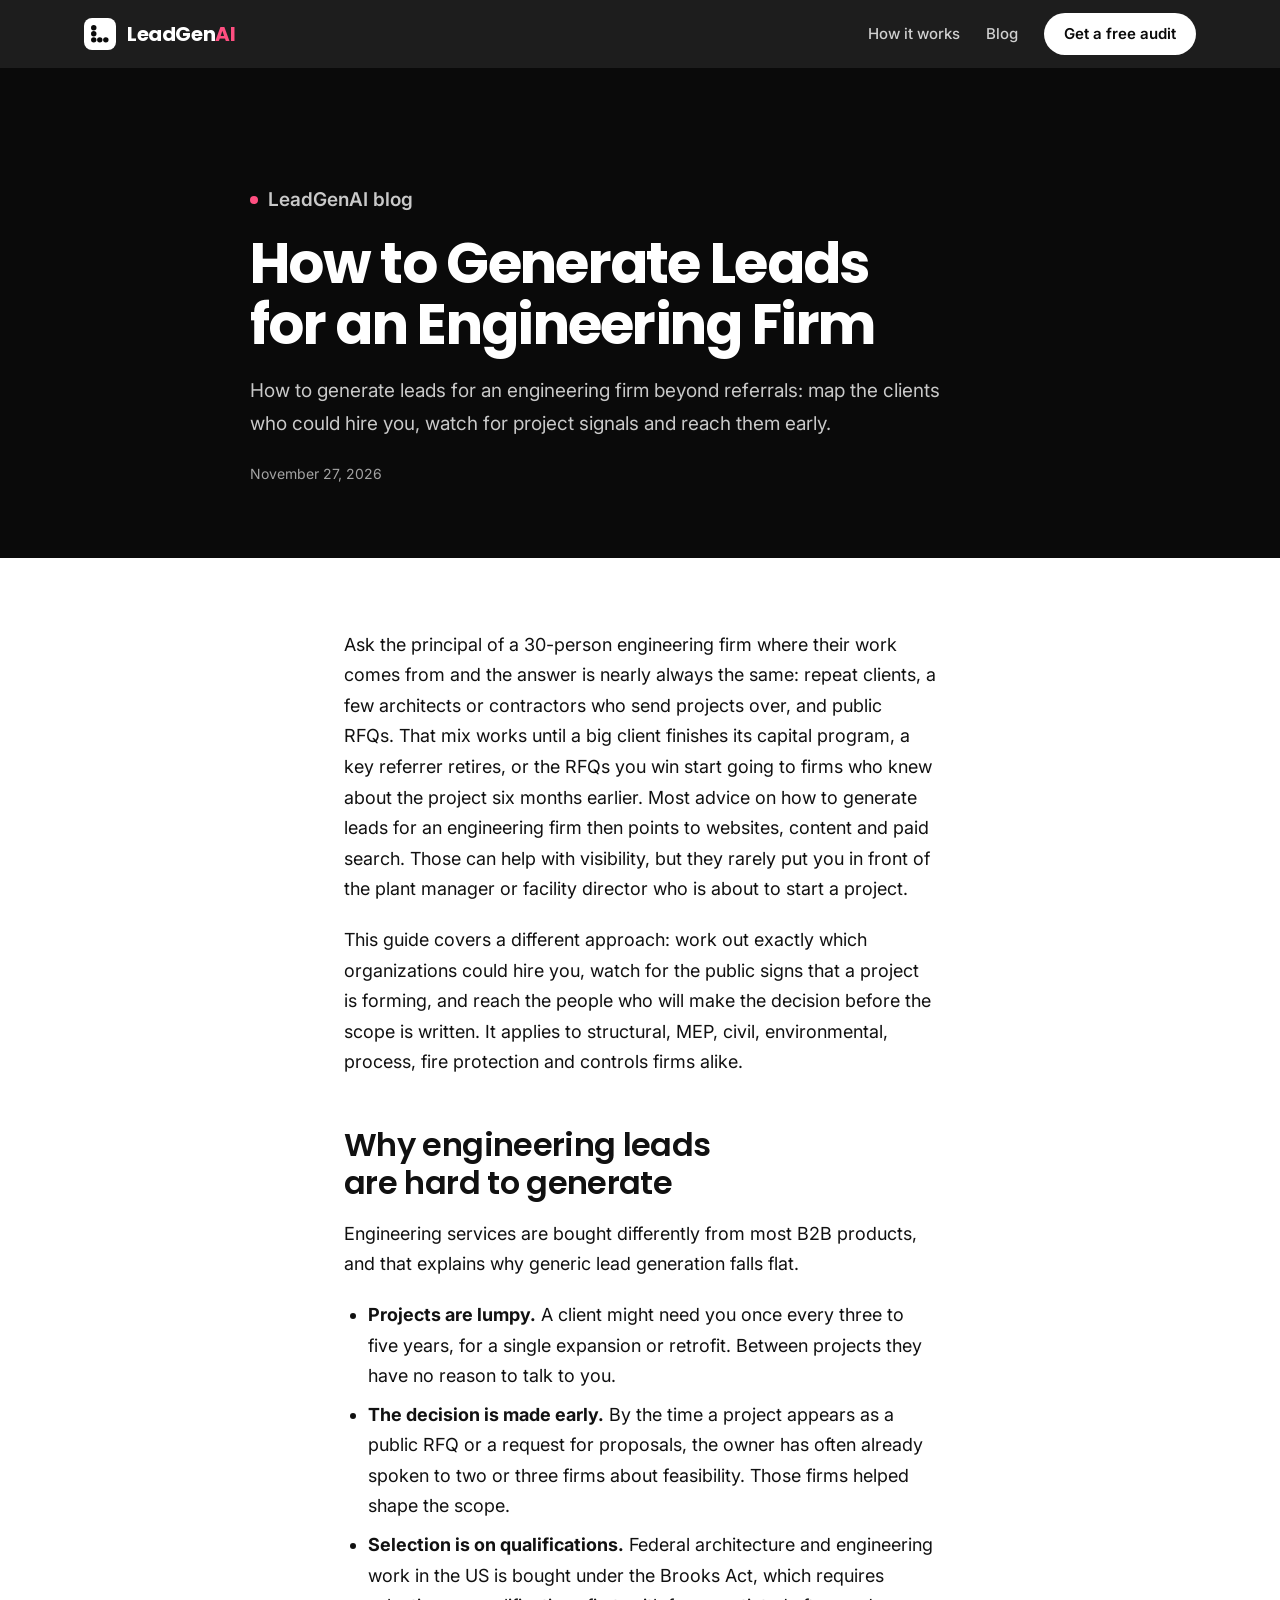
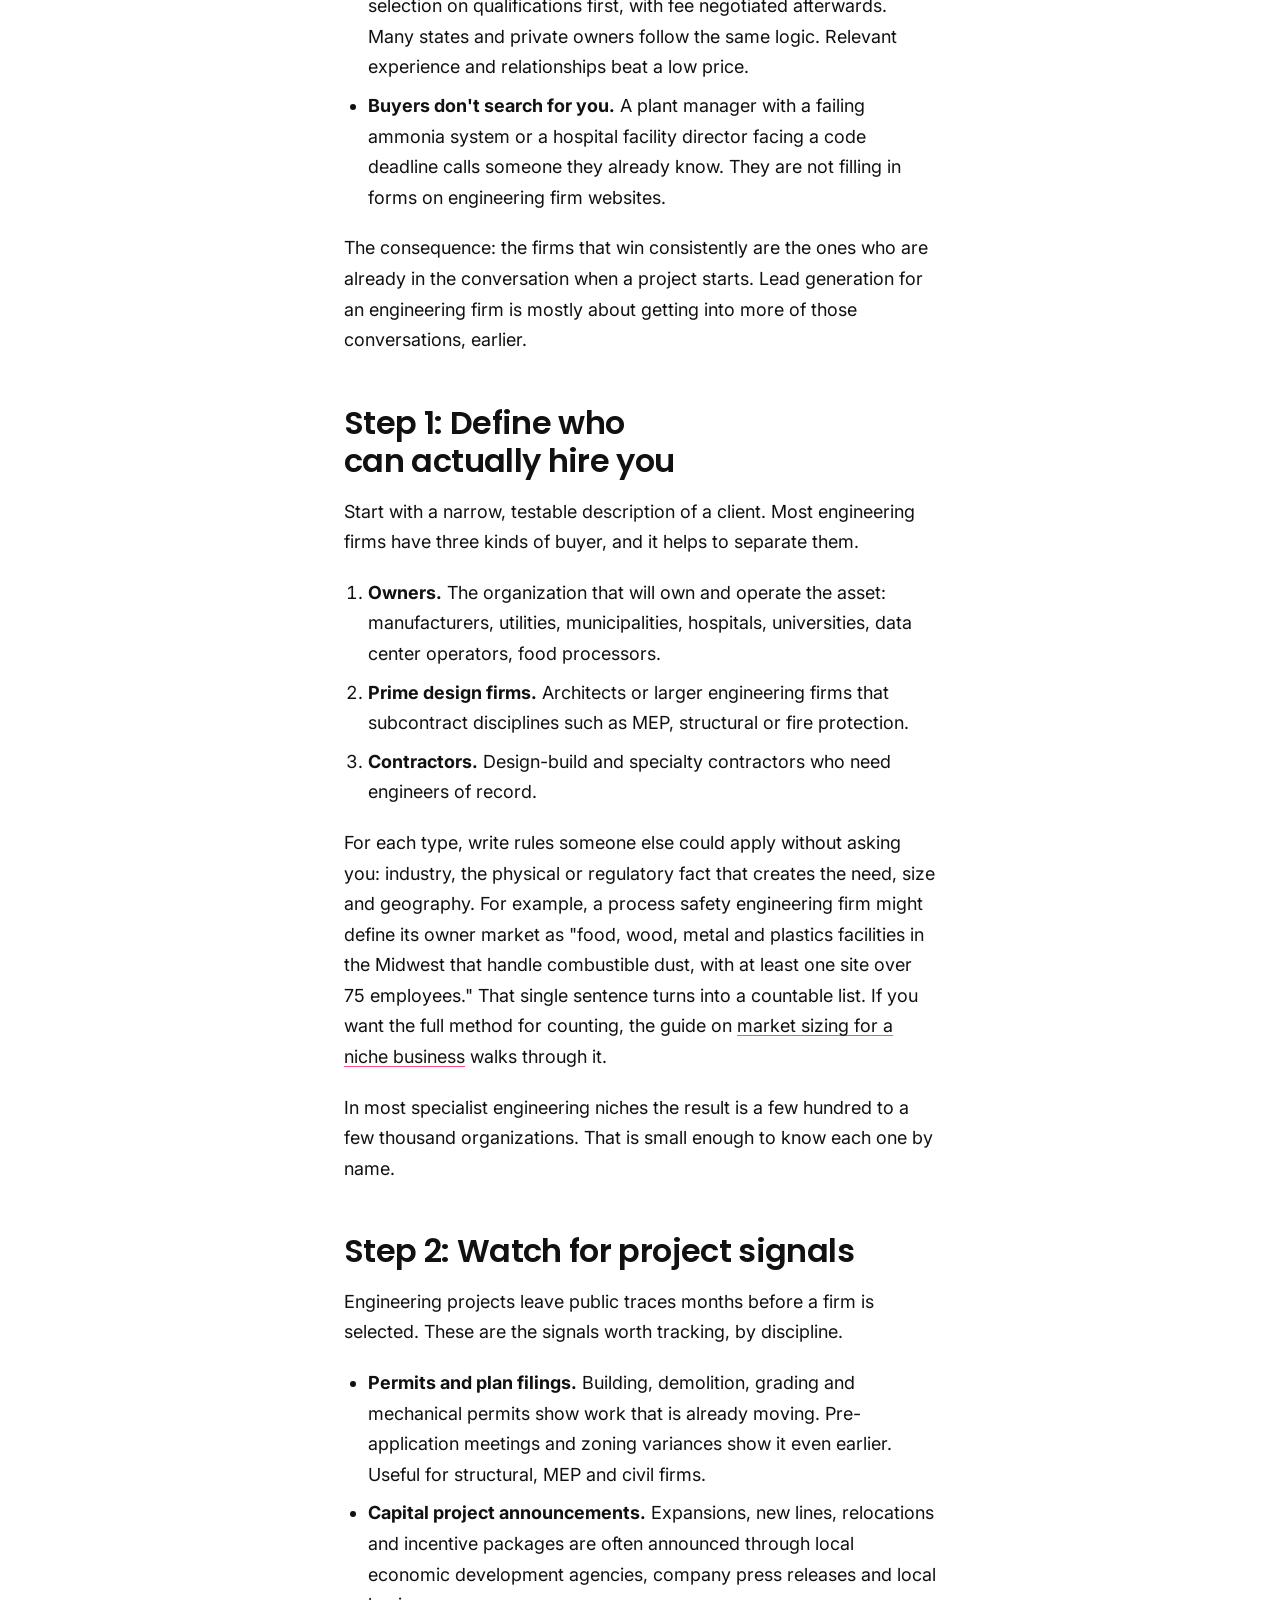
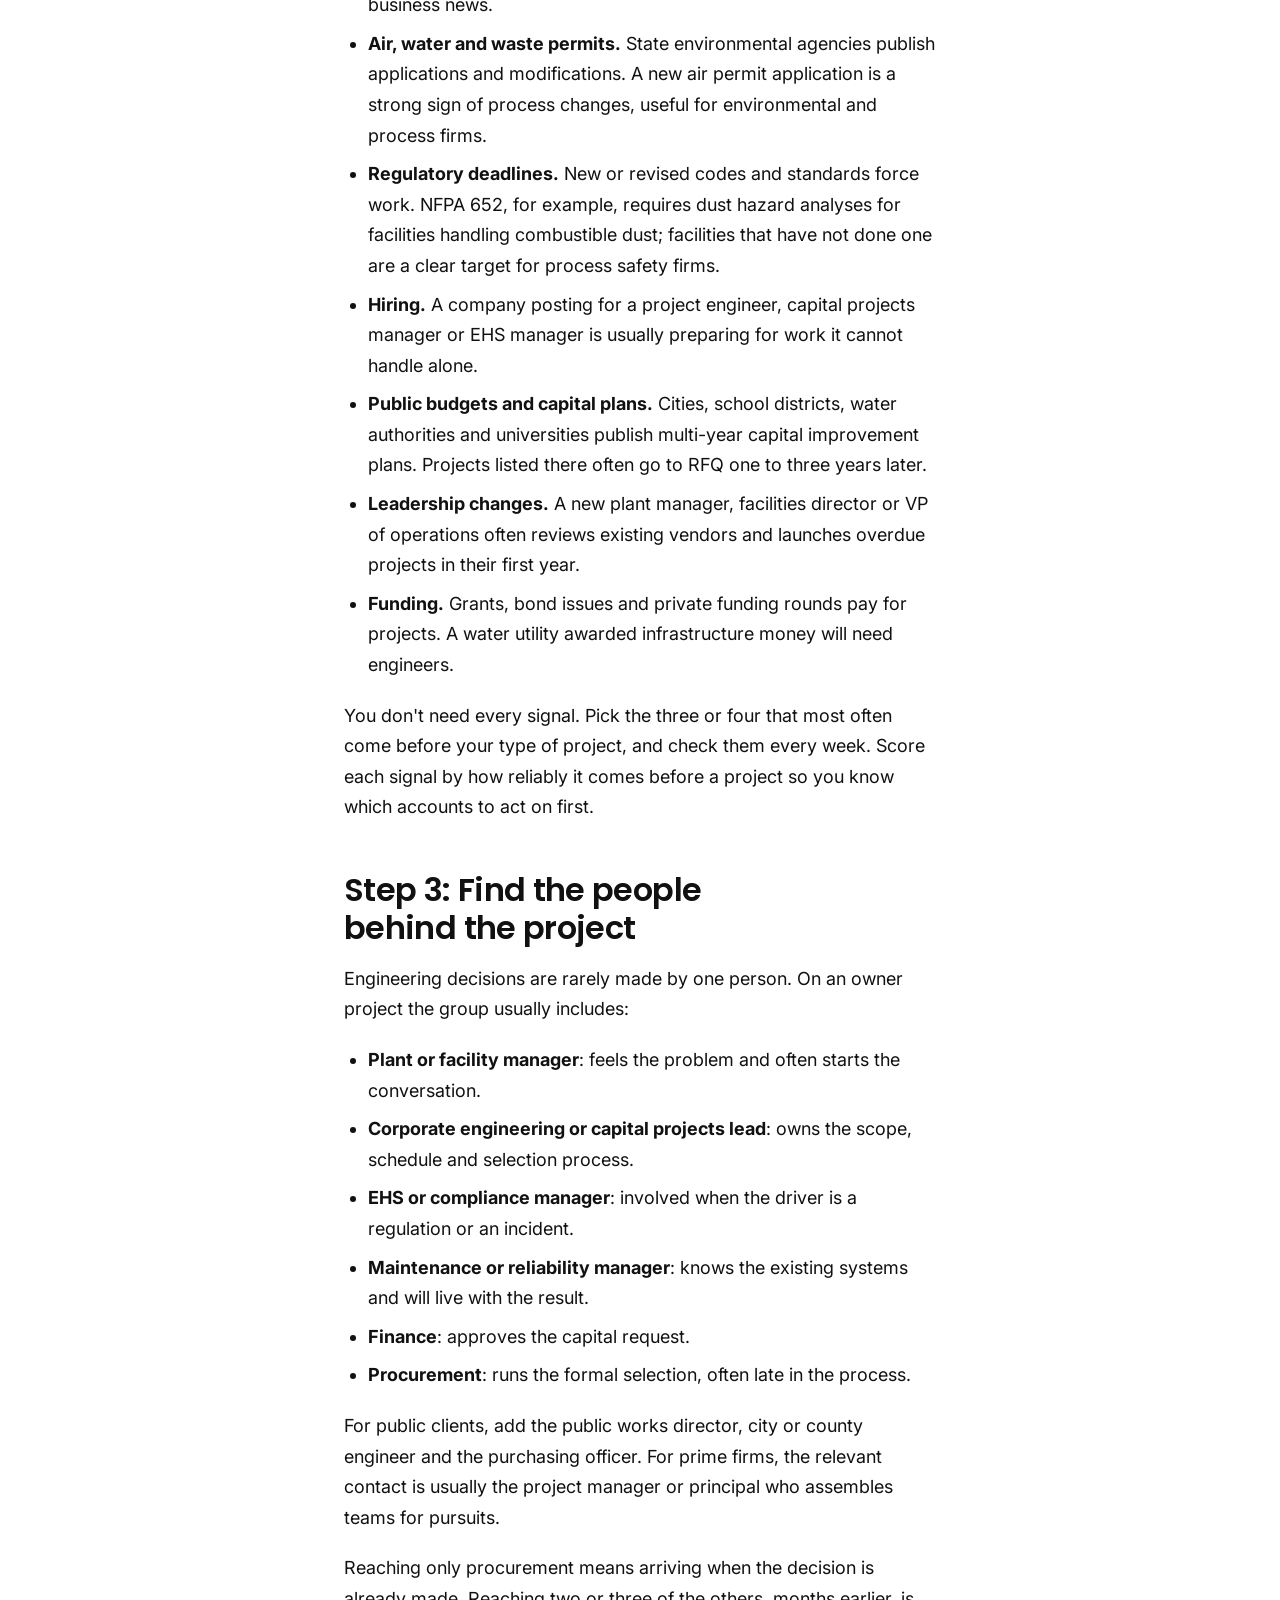
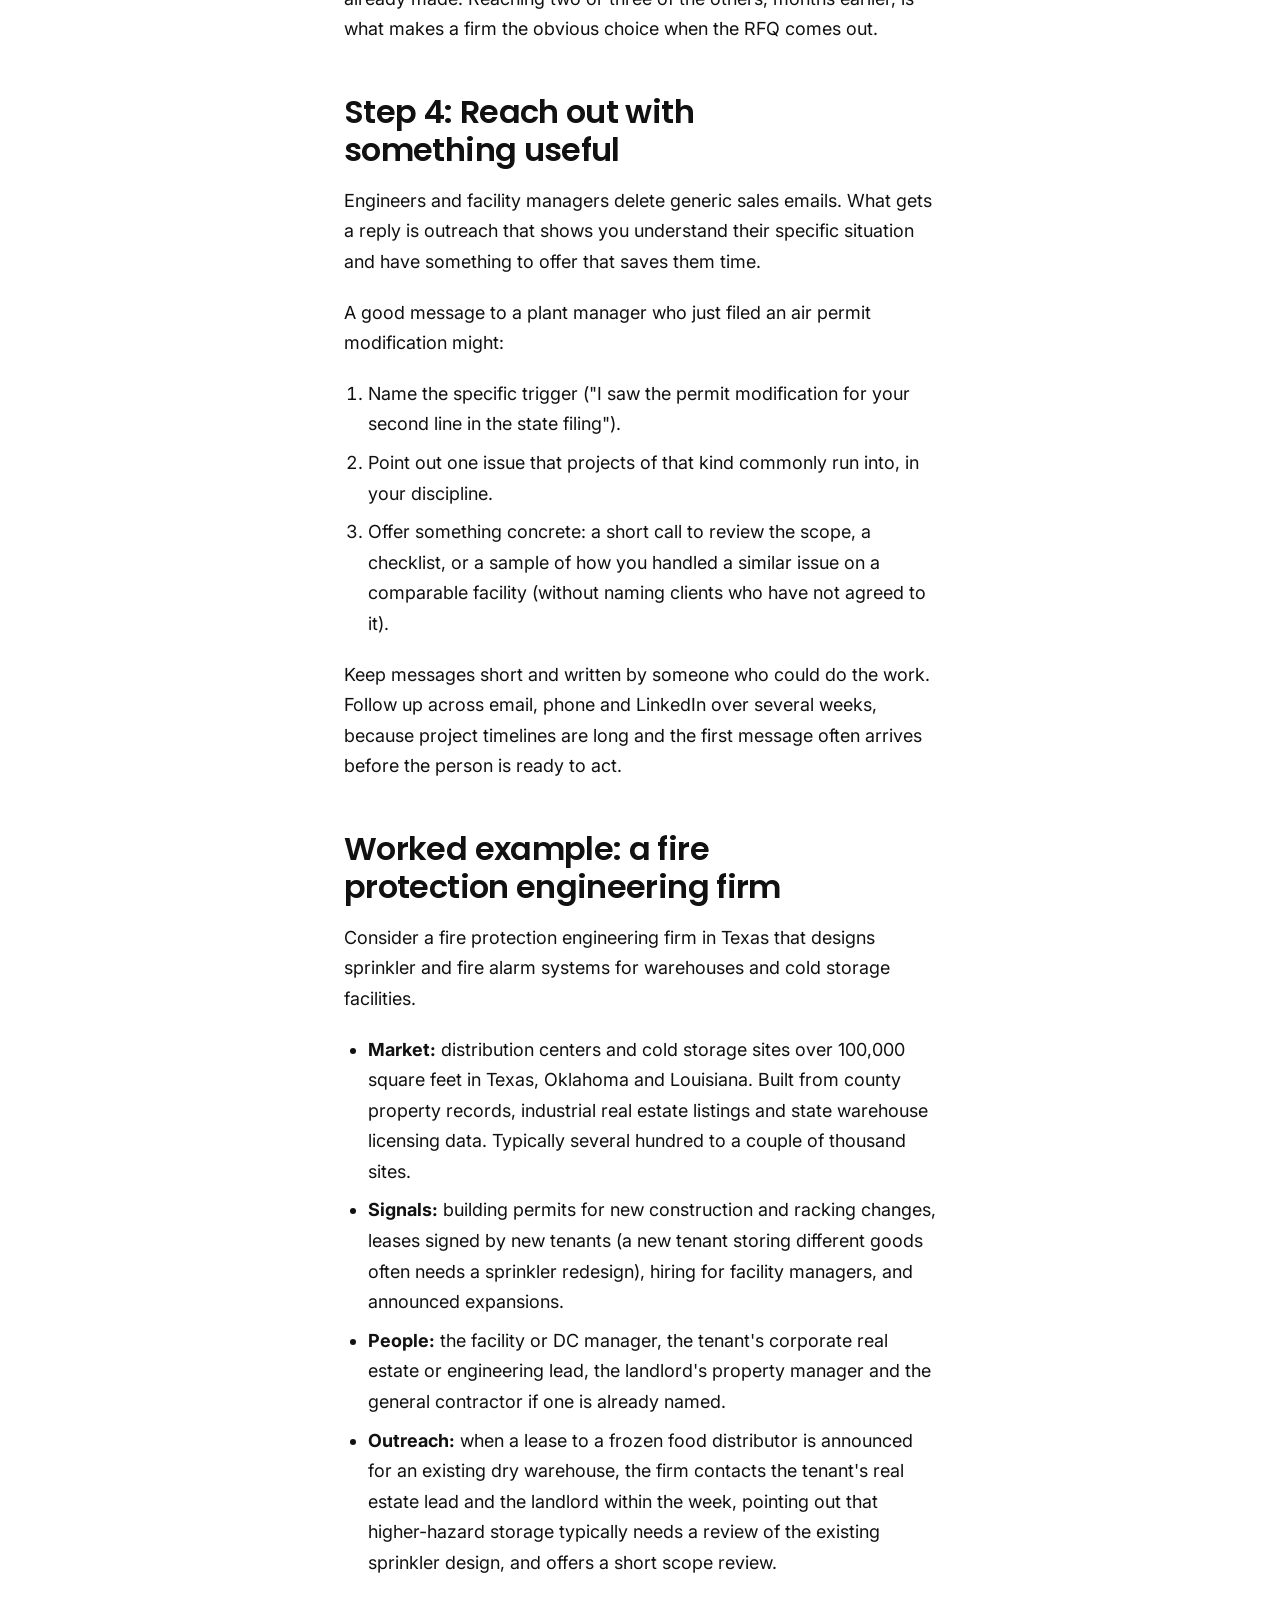
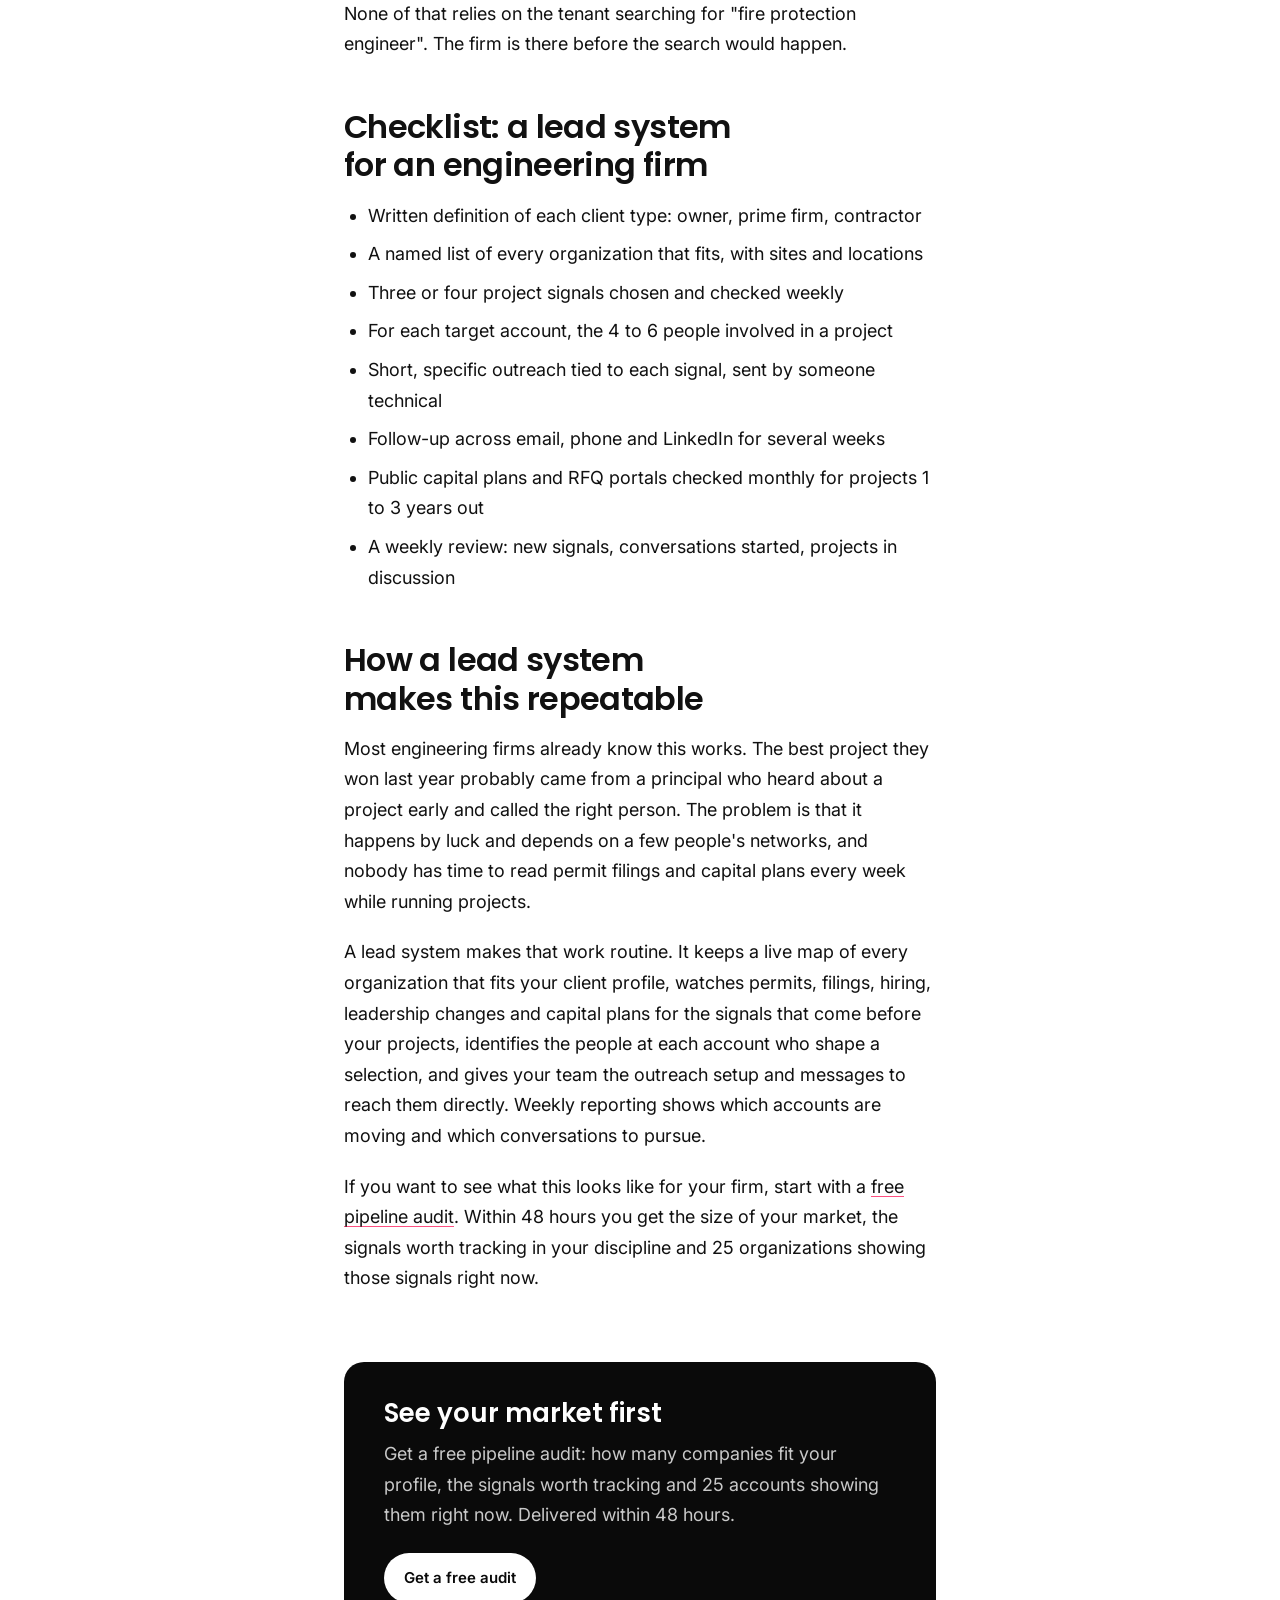
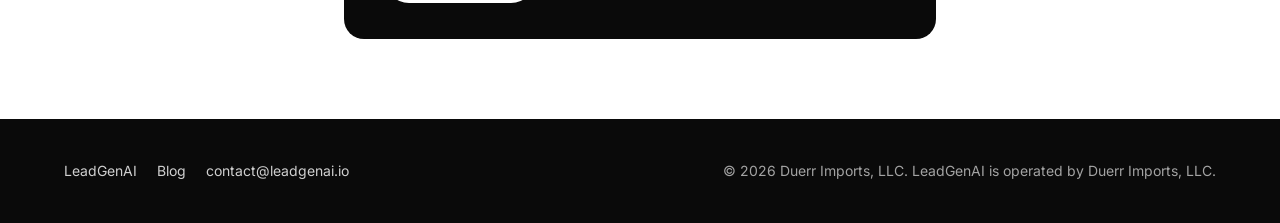
<file: blog/lead-generation-engineering-firm/index.html>
<!doctype html>
<html lang="en">
<head>
<meta charset="utf-8">
<meta name="viewport" content="width=device-width, initial-scale=1">
<title>How to Generate Leads for an Engineering Firm | LeadGenAI</title>
<meta name="description" content="How to generate leads for an engineering firm beyond referrals: map the clients who could hire you, watch for project signals and reach them early.">
<link rel="canonical" href="https://leadgenai.io/blog/lead-generation-engineering-firm/">
<meta property="og:title" content="How to Generate Leads for an Engineering Firm | LeadGenAI">
<meta property="og:description" content="How to generate leads for an engineering firm beyond referrals: map the clients who could hire you, watch for project signals and reach them early.">
<meta property="og:url" content="https://leadgenai.io/blog/lead-generation-engineering-firm/">
<meta property="og:type" content="article">
<meta property="og:site_name" content="LeadGenAI">
<meta property="og:image" content="https://leadgenai.io/assets/og-image.png?v=2">
<meta property="og:image:width" content="1200">
<meta property="og:image:height" content="627">
<meta property="og:image:alt" content="LeadGenAI: We build B2B lead systems">
<meta name="twitter:card" content="summary_large_image">
<meta name="theme-color" content="#0a0a0a">
<link rel="icon" href="data:image/svg+xml,%3Csvg xmlns='http://www.w3.org/2000/svg' viewBox='0 0 64 64'%3E%3Crect width='64' height='64' rx='12' fill='%230a0a0a'/%3E%3Cg fill='%23fff'%3E%3Ccircle cx='18' cy='16' r='7'/%3E%3Ccircle cx='18' cy='30' r='7'/%3E%3Ccircle cx='18' cy='44' r='7'/%3E%3Ccircle cx='32' cy='44' r='7'/%3E%3Ccircle cx='46' cy='44' r='7'/%3E%3C/g%3E%3C/svg%3E">
<link rel="icon" type="image/png" sizes="512x512" href="/assets/icon-512.png">
<link rel="apple-touch-icon" href="/assets/apple-touch-icon.png">
<link rel="preconnect" href="https://fonts.googleapis.com"><link rel="preconnect" href="https://fonts.gstatic.com" crossorigin>
<link href="https://fonts.googleapis.com/css2?family=Poppins:wght@600;700&family=Inter:wght@400;500;600&display=swap" rel="stylesheet">
<link rel="stylesheet" href="/blog/blog.css">
<meta property="article:published_time" content="2026-11-27">
<script type="application/ld+json">{"@context": "https://schema.org", "@type": "BlogPosting", "headline": "How to Generate Leads for an Engineering Firm", "description": "How to generate leads for an engineering firm beyond referrals: map the clients who could hire you, watch for project signals and reach them early.", "datePublished": "2026-11-27", "dateModified": "2026-11-27", "mainEntityOfPage": "https://leadgenai.io/blog/lead-generation-engineering-firm/", "image": "https://leadgenai.io/assets/og-image.png?v=2", "author": {"@type": "Organization", "name": "LeadGenAI", "url": "https://leadgenai.io"}, "publisher": {"@type": "Organization", "name": "LeadGenAI", "url": "https://leadgenai.io"}, "keywords": "how to generate leads for an engineering firm, engineering firm lead generation, business development for engineering firms, engineering consulting leads, RFQ tracking"}</script>
<script type="application/ld+json">{"@context": "https://schema.org", "@type": "BreadcrumbList", "itemListElement": [{"@type": "ListItem", "position": 1, "name": "Home", "item": "https://leadgenai.io/"}, {"@type": "ListItem", "position": 2, "name": "Blog", "item": "https://leadgenai.io/blog/"}, {"@type": "ListItem", "position": 3, "name": "How to Generate Leads for an Engineering Firm", "item": "https://leadgenai.io/blog/lead-generation-engineering-firm/"}]}</script>
</head>
<body>
<div class="nav"><div class="in">
  <a class="logo" href="/"><span class="mark"><svg viewBox="0 0 48 48" aria-hidden="true"><g fill="#0a0a0a"><circle cx="9" cy="9" r="6.5"/><circle cx="9" cy="23.5" r="6.5"/><circle cx="9" cy="38" r="6.5"/><circle cx="23.5" cy="38" r="6.5"/><circle cx="38" cy="38" r="6.5"/></g></svg></span><span>LeadGen<span class="ai">AI</span></span></a>
  <nav><a href="/#how">How it works</a><a href="/blog/">Blog</a><a class="btn" href="/#audit">Get a free audit</a></nav>
</div></div>
<header class="hero"><div class="in"><p class="kicker"><i></i>LeadGenAI blog</p><h1>How to Generate Leads for an Engineering Firm</h1>
<p>How to generate leads for an engineering firm beyond referrals: map the clients who could hire you, watch for project signals and reach them early.</p><div class="meta">November 27, 2026</div></div></header>
<article>
<p>Ask the principal of a 30-person engineering firm where their work comes from and the answer is nearly always the same: repeat clients, a few architects or contractors who send projects over, and public RFQs. That mix works until a big client finishes its capital program, a key referrer retires, or the RFQs you win start going to firms who knew about the project six months earlier. Most advice on how to generate leads for an engineering firm then points to websites, content and paid search. Those can help with visibility, but they rarely put you in front of the plant manager or facility director who is about to start a project.</p>
<p>This guide covers a different approach: work out exactly which organizations could hire you, watch for the public signs that a project is forming, and reach the people who will make the decision before the scope is written. It applies to structural, MEP, civil, environmental, process, fire protection and controls firms alike.</p>
<h2>Why engineering leads are hard to generate</h2>
<p>Engineering services are bought differently from most B2B products, and that explains why generic lead generation falls flat.</p>
<ul><li><strong>Projects are lumpy.</strong> A client might need you once every three to five years, for a single expansion or retrofit. Between projects they have no reason to talk to you.</li><li><strong>The decision is made early.</strong> By the time a project appears as a public RFQ or a request for proposals, the owner has often already spoken to two or three firms about feasibility. Those firms helped shape the scope.</li><li><strong>Selection is on qualifications.</strong> Federal architecture and engineering work in the US is bought under the Brooks Act, which requires selection on qualifications first, with fee negotiated afterwards. Many states and private owners follow the same logic. Relevant experience and relationships beat a low price.</li><li><strong>Buyers don't search for you.</strong> A plant manager with a failing ammonia system or a hospital facility director facing a code deadline calls someone they already know. They are not filling in forms on engineering firm websites.</li></ul>
<p>The consequence: the firms that win consistently are the ones who are already in the conversation when a project starts. Lead generation for an engineering firm is mostly about getting into more of those conversations, earlier.</p>
<h2>Step 1: Define who can actually hire you</h2>
<p>Start with a narrow, testable description of a client. Most engineering firms have three kinds of buyer, and it helps to separate them.</p>
<ol><li><strong>Owners.</strong> The organization that will own and operate the asset: manufacturers, utilities, municipalities, hospitals, universities, data center operators, food processors.</li><li><strong>Prime design firms.</strong> Architects or larger engineering firms that subcontract disciplines such as MEP, structural or fire protection.</li><li><strong>Contractors.</strong> Design-build and specialty contractors who need engineers of record.</li></ol>
<p>For each type, write rules someone else could apply without asking you: industry, the physical or regulatory fact that creates the need, size and geography. For example, a process safety engineering firm might define its owner market as "food, wood, metal and plastics facilities in the Midwest that handle combustible dust, with at least one site over 75 employees." That single sentence turns into a countable list. If you want the full method for counting, the guide on <a href="/blog/total-addressable-market-niche-business/">market sizing for a niche business</a> walks through it.</p>
<p>In most specialist engineering niches the result is a few hundred to a few thousand organizations. That is small enough to know each one by name.</p>
<h2>Step 2: Watch for project signals</h2>
<p>Engineering projects leave public traces months before a firm is selected. These are the signals worth tracking, by discipline.</p>
<ul><li><strong>Permits and plan filings.</strong> Building, demolition, grading and mechanical permits show work that is already moving. Pre-application meetings and zoning variances show it even earlier. Useful for structural, MEP and civil firms.</li><li><strong>Capital project announcements.</strong> Expansions, new lines, relocations and incentive packages are often announced through local economic development agencies, company press releases and local business news.</li><li><strong>Air, water and waste permits.</strong> State environmental agencies publish applications and modifications. A new air permit application is a strong sign of process changes, useful for environmental and process firms.</li><li><strong>Regulatory deadlines.</strong> New or revised codes and standards force work. NFPA 652, for example, requires dust hazard analyses for facilities handling combustible dust; facilities that have not done one are a clear target for process safety firms.</li><li><strong>Hiring.</strong> A company posting for a project engineer, capital projects manager or EHS manager is usually preparing for work it cannot handle alone.</li><li><strong>Public budgets and capital plans.</strong> Cities, school districts, water authorities and universities publish multi-year capital improvement plans. Projects listed there often go to RFQ one to three years later.</li><li><strong>Leadership changes.</strong> A new plant manager, facilities director or VP of operations often reviews existing vendors and launches overdue projects in their first year.</li><li><strong>Funding.</strong> Grants, bond issues and private funding rounds pay for projects. A water utility awarded infrastructure money will need engineers.</li></ul>
<p>You don't need every signal. Pick the three or four that most often come before your type of project, and check them every week. Score each signal by how reliably it comes before a project so you know which accounts to act on first.</p>
<h2>Step 3: Find the people behind the project</h2>
<p>Engineering decisions are rarely made by one person. On an owner project the group usually includes:</p>
<ul><li><strong>Plant or facility manager</strong>: feels the problem and often starts the conversation.</li><li><strong>Corporate engineering or capital projects lead</strong>: owns the scope, schedule and selection process.</li><li><strong>EHS or compliance manager</strong>: involved when the driver is a regulation or an incident.</li><li><strong>Maintenance or reliability manager</strong>: knows the existing systems and will live with the result.</li><li><strong>Finance</strong>: approves the capital request.</li><li><strong>Procurement</strong>: runs the formal selection, often late in the process.</li></ul>
<p>For public clients, add the public works director, city or county engineer and the purchasing officer. For prime firms, the relevant contact is usually the project manager or principal who assembles teams for pursuits.</p>
<p>Reaching only procurement means arriving when the decision is already made. Reaching two or three of the others, months earlier, is what makes a firm the obvious choice when the RFQ comes out.</p>
<h2>Step 4: Reach out with something useful</h2>
<p>Engineers and facility managers delete generic sales emails. What gets a reply is outreach that shows you understand their specific situation and have something to offer that saves them time.</p>
<p>A good message to a plant manager who just filed an air permit modification might:</p>
<ol><li>Name the specific trigger ("I saw the permit modification for your second line in the state filing").</li><li>Point out one issue that projects of that kind commonly run into, in your discipline.</li><li>Offer something concrete: a short call to review the scope, a checklist, or a sample of how you handled a similar issue on a comparable facility (without naming clients who have not agreed to it).</li></ol>
<p>Keep messages short and written by someone who could do the work. Follow up across email, phone and LinkedIn over several weeks, because project timelines are long and the first message often arrives before the person is ready to act.</p>
<h2>Worked example: a fire protection engineering firm</h2>
<p>Consider a fire protection engineering firm in Texas that designs sprinkler and fire alarm systems for warehouses and cold storage facilities.</p>
<ul><li><strong>Market:</strong> distribution centers and cold storage sites over 100,000 square feet in Texas, Oklahoma and Louisiana. Built from county property records, industrial real estate listings and state warehouse licensing data. Typically several hundred to a couple of thousand sites.</li><li><strong>Signals:</strong> building permits for new construction and racking changes, leases signed by new tenants (a new tenant storing different goods often needs a sprinkler redesign), hiring for facility managers, and announced expansions.</li><li><strong>People:</strong> the facility or DC manager, the tenant's corporate real estate or engineering lead, the landlord's property manager and the general contractor if one is already named.</li><li><strong>Outreach:</strong> when a lease to a frozen food distributor is announced for an existing dry warehouse, the firm contacts the tenant's real estate lead and the landlord within the week, pointing out that higher-hazard storage typically needs a review of the existing sprinkler design, and offers a short scope review.</li></ul>
<p>None of that relies on the tenant searching for "fire protection engineer". The firm is there before the search would happen.</p>
<h2>Checklist: a lead system for an engineering firm</h2>
<ul><li>Written definition of each client type: owner, prime firm, contractor</li><li>A named list of every organization that fits, with sites and locations</li><li>Three or four project signals chosen and checked weekly</li><li>For each target account, the 4 to 6 people involved in a project</li><li>Short, specific outreach tied to each signal, sent by someone technical</li><li>Follow-up across email, phone and LinkedIn for several weeks</li><li>Public capital plans and RFQ portals checked monthly for projects 1 to 3 years out</li><li>A weekly review: new signals, conversations started, projects in discussion</li></ul>
<h2>How a lead system makes this repeatable</h2>
<p>Most engineering firms already know this works. The best project they won last year probably came from a principal who heard about a project early and called the right person. The problem is that it happens by luck and depends on a few people's networks, and nobody has time to read permit filings and capital plans every week while running projects.</p>
<p>A lead system makes that work routine. It keeps a live map of every organization that fits your client profile, watches permits, filings, hiring, leadership changes and capital plans for the signals that come before your projects, identifies the people at each account who shape a selection, and gives your team the outreach setup and messages to reach them directly. Weekly reporting shows which accounts are moving and which conversations to pursue.</p>
<p>If you want to see what this looks like for your firm, start with a <a href="/#audit">free pipeline audit</a>. Within 48 hours you get the size of your market, the signals worth tracking in your discipline and 25 organizations showing those signals right now.</p>
</article>
<section class="cta"><div class="box">
  <h2>See your market first</h2>
  <p>Get a free pipeline audit: how many companies fit your profile, the signals worth tracking and 25 accounts showing them right now. Delivered within 48 hours.</p>
  <a class="btn" href="/#audit">Get a free audit</a>
</div></section>
<footer><div class="in"><span><a href="/">LeadGenAI</a><a href="/blog/">Blog</a><a href="mailto:contact@leadgenai.io">contact@leadgenai.io</a></span><span>© 2026 Duerr Imports, LLC. LeadGenAI is operated by Duerr Imports, LLC.</span></div></footer>
</body>
</html>
</file>
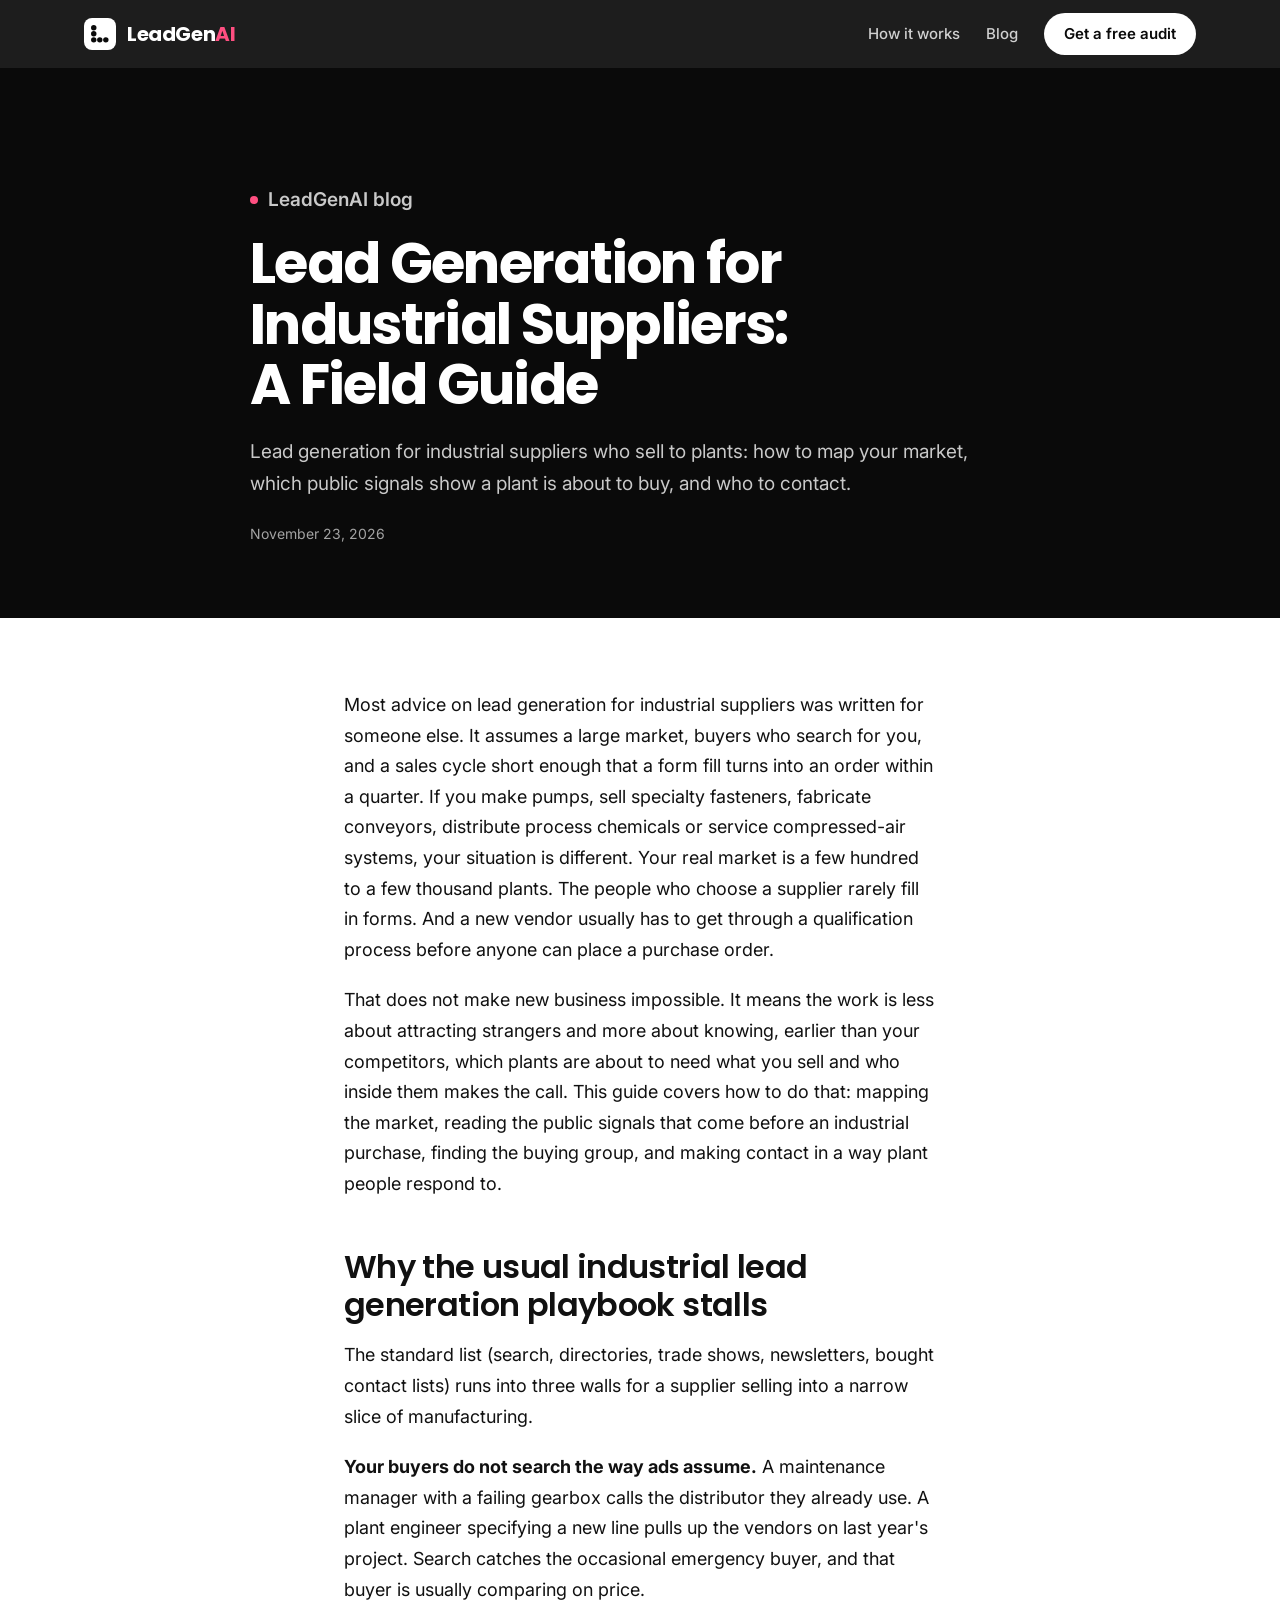
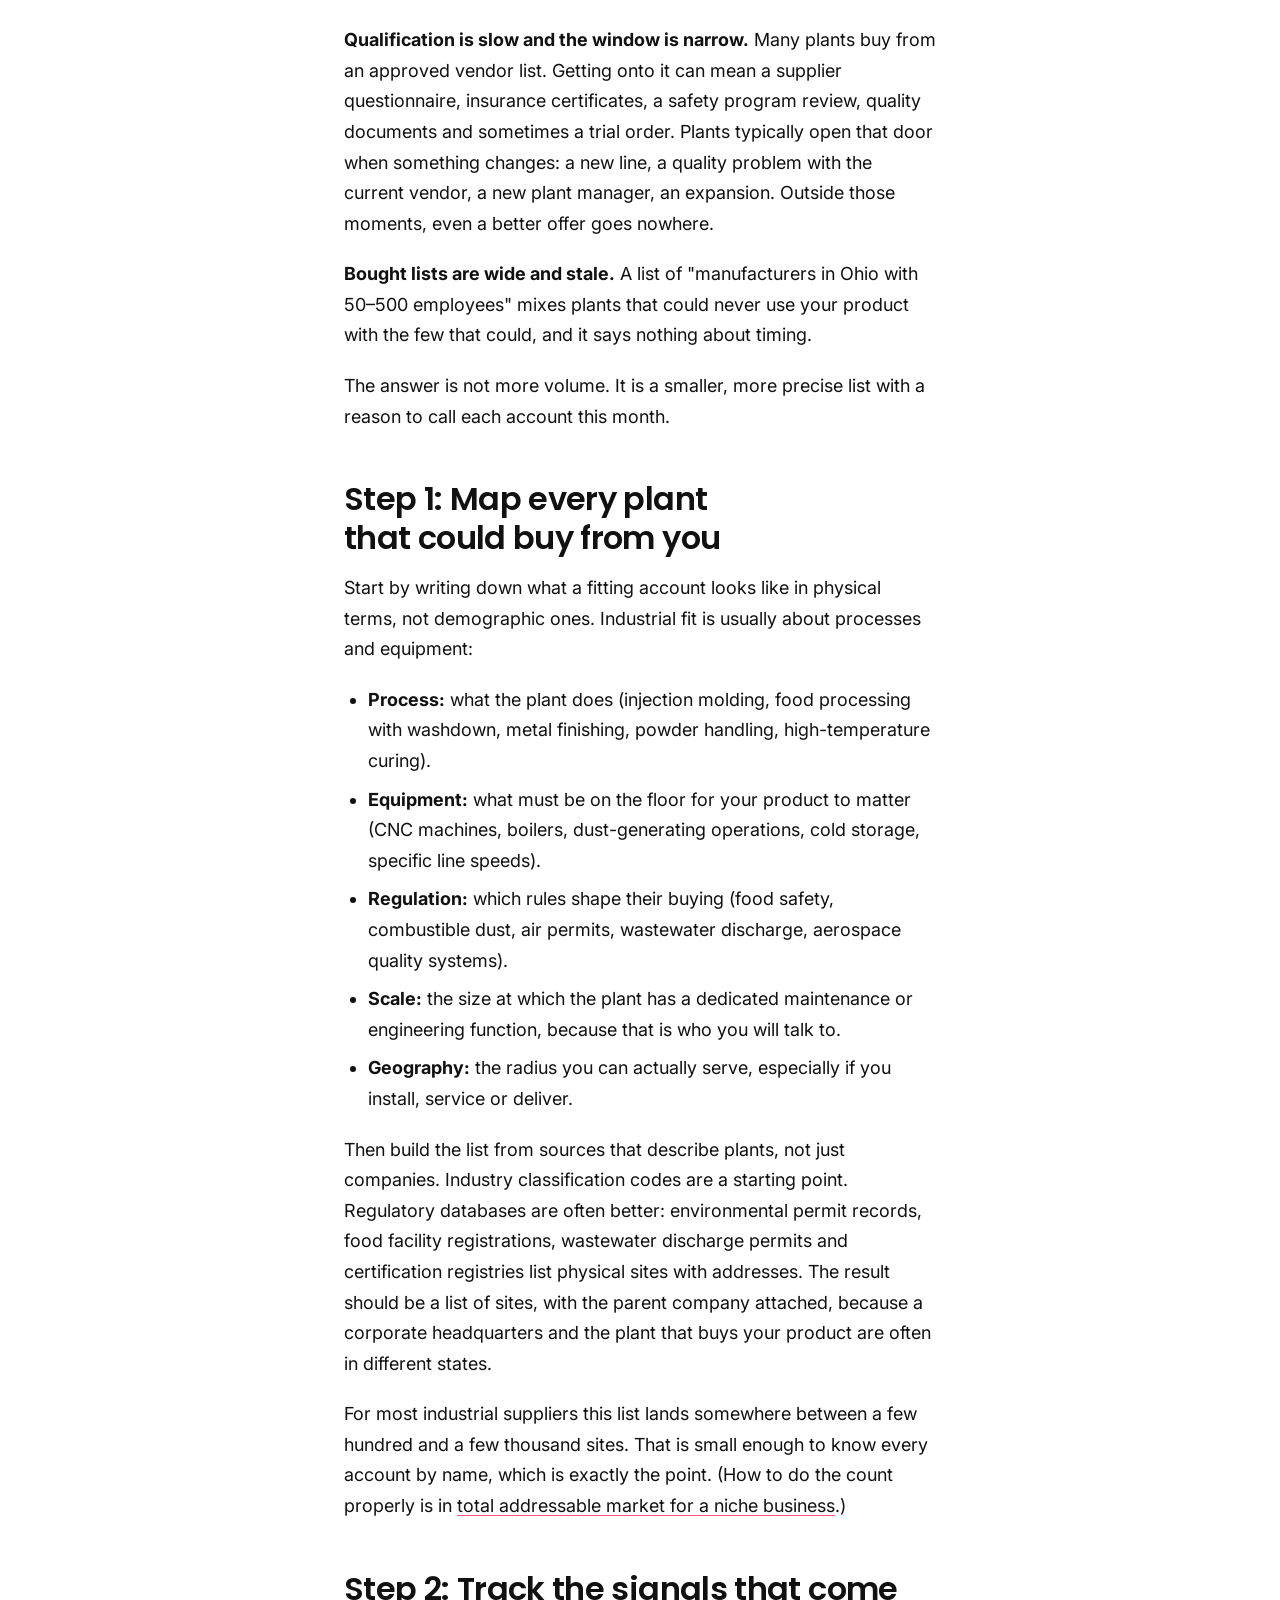
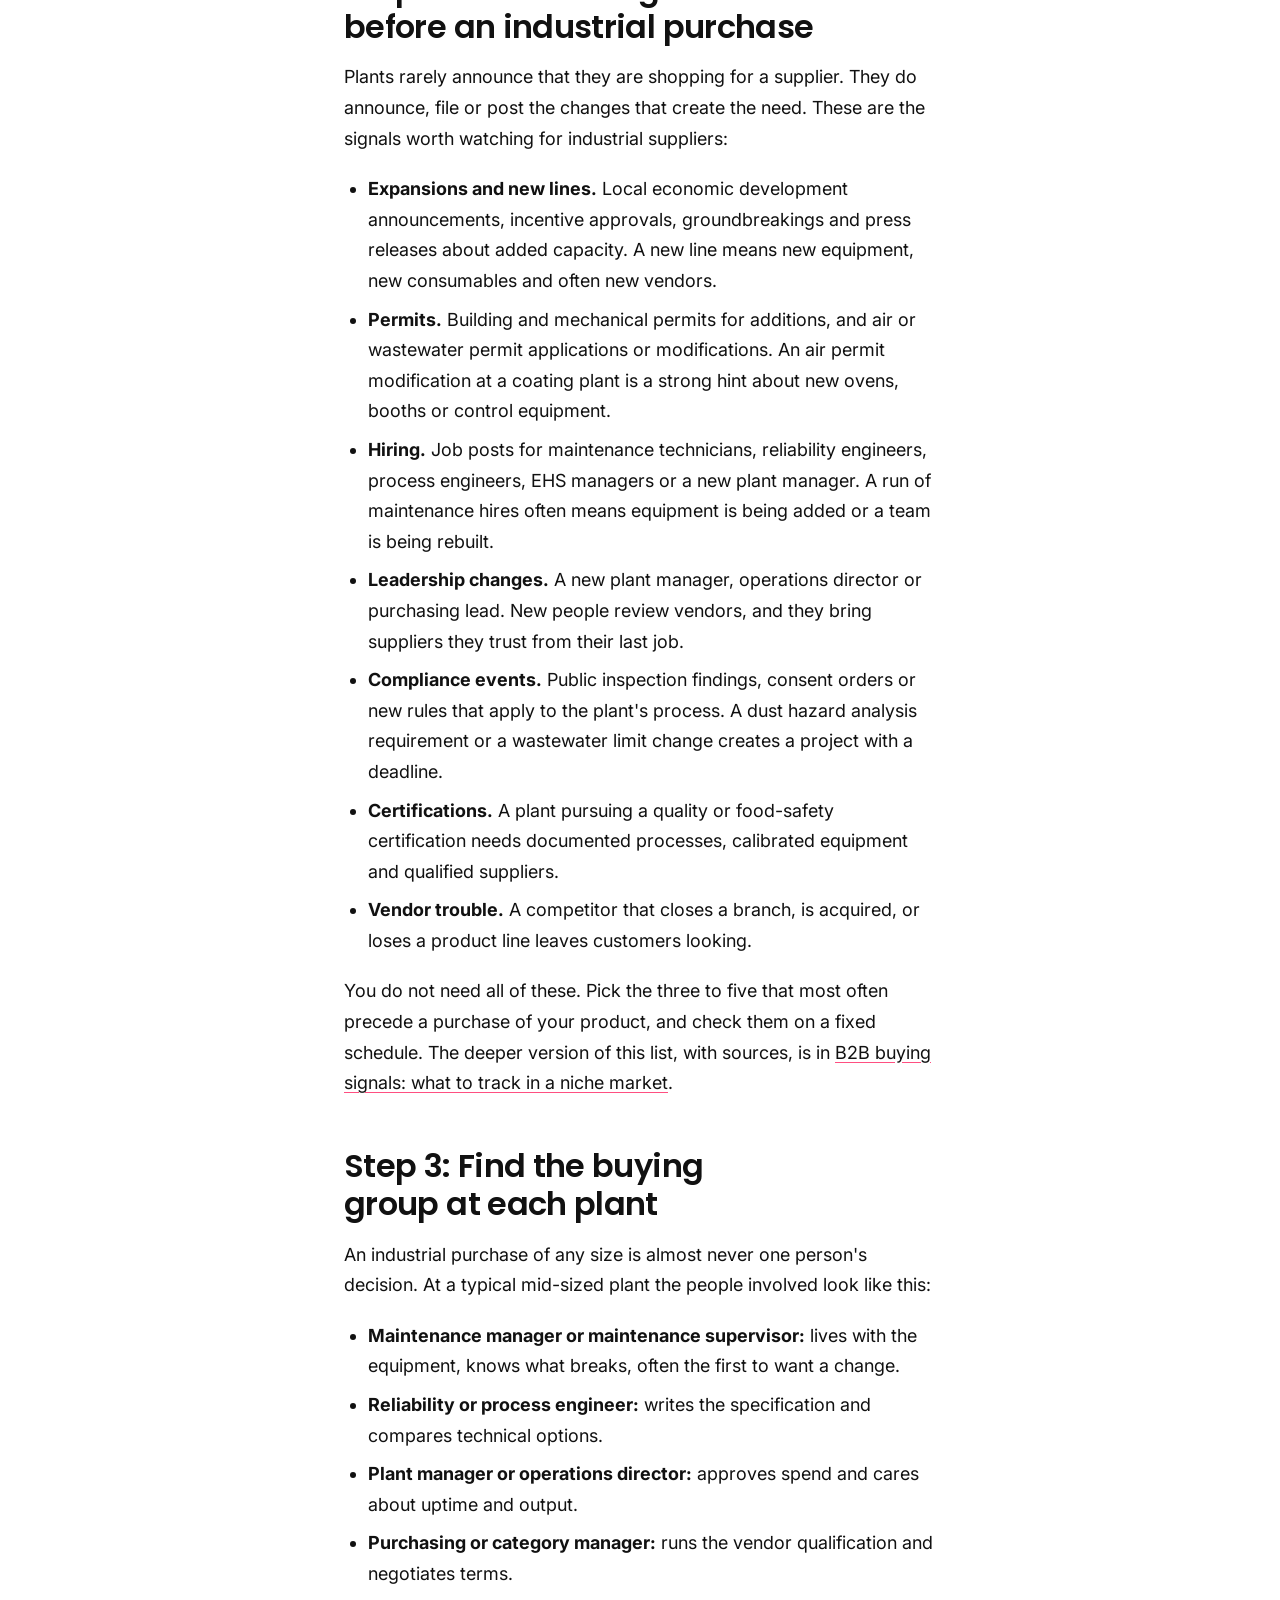
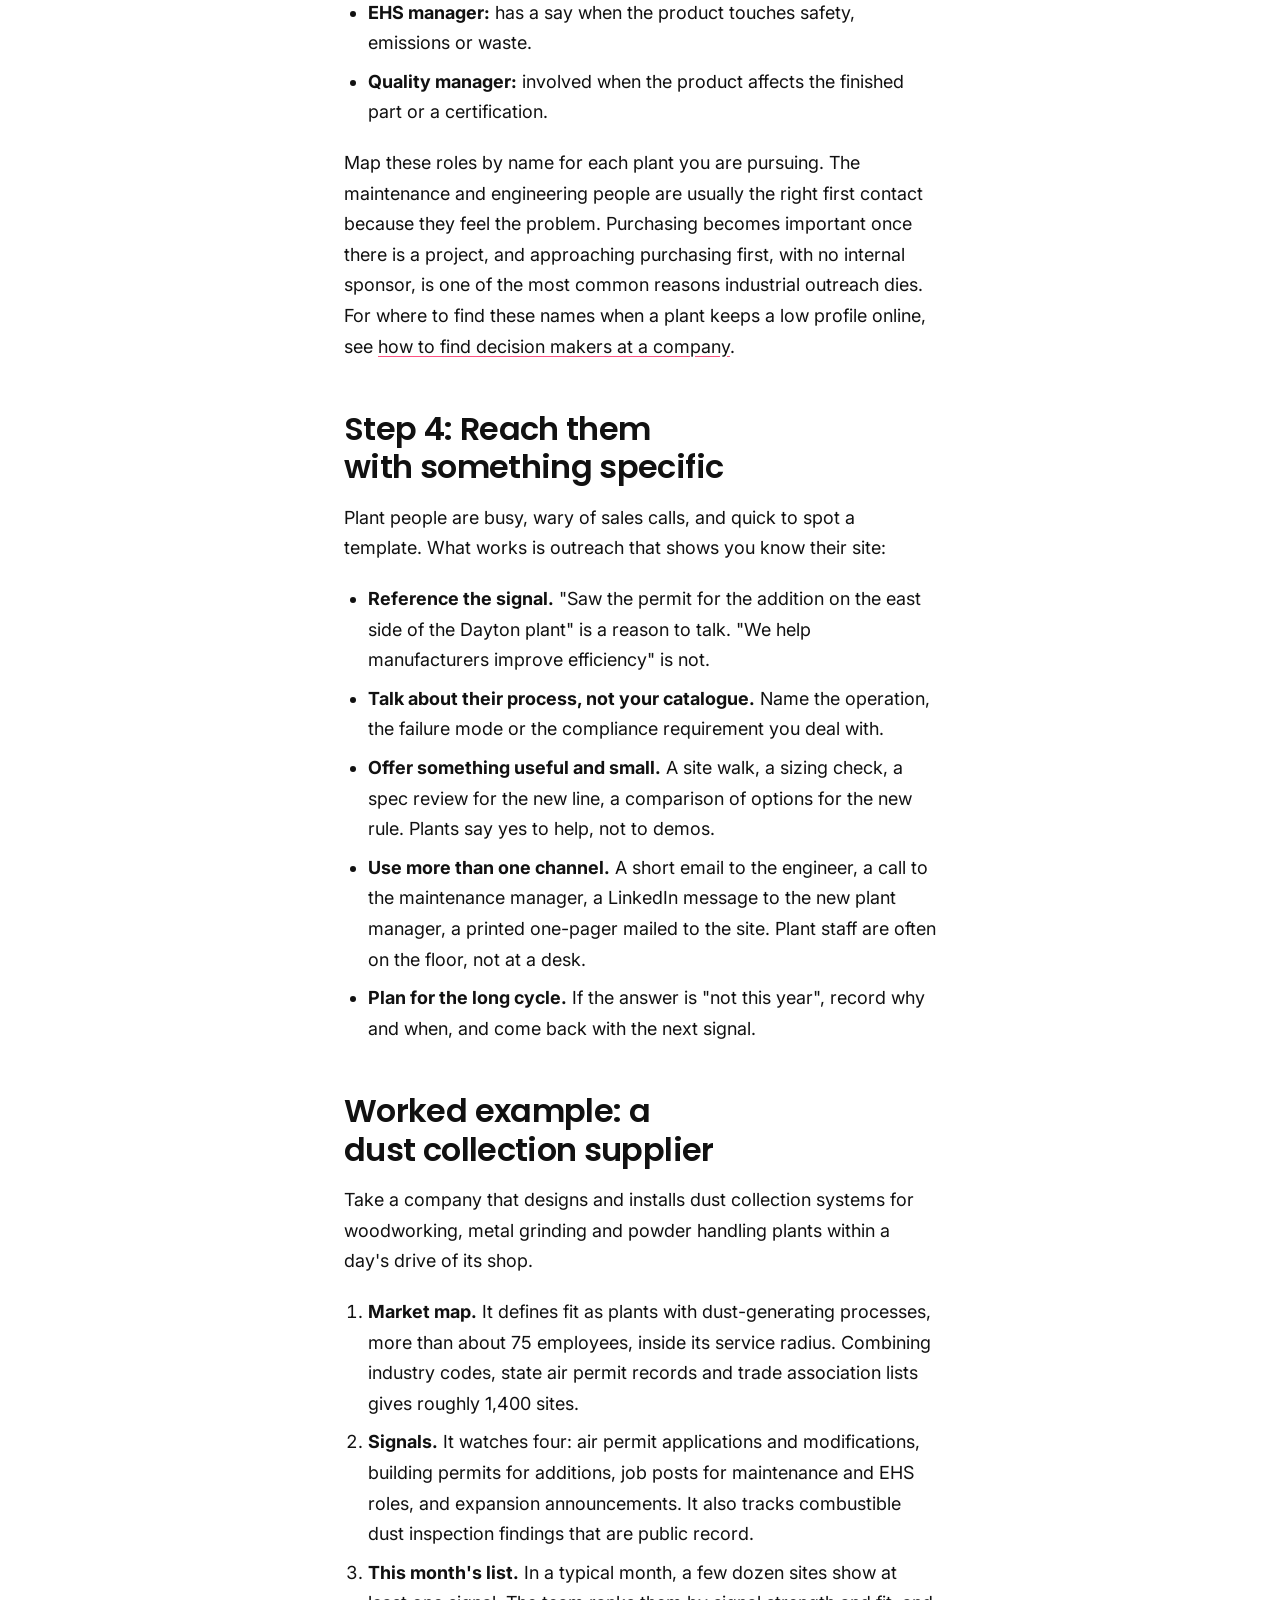
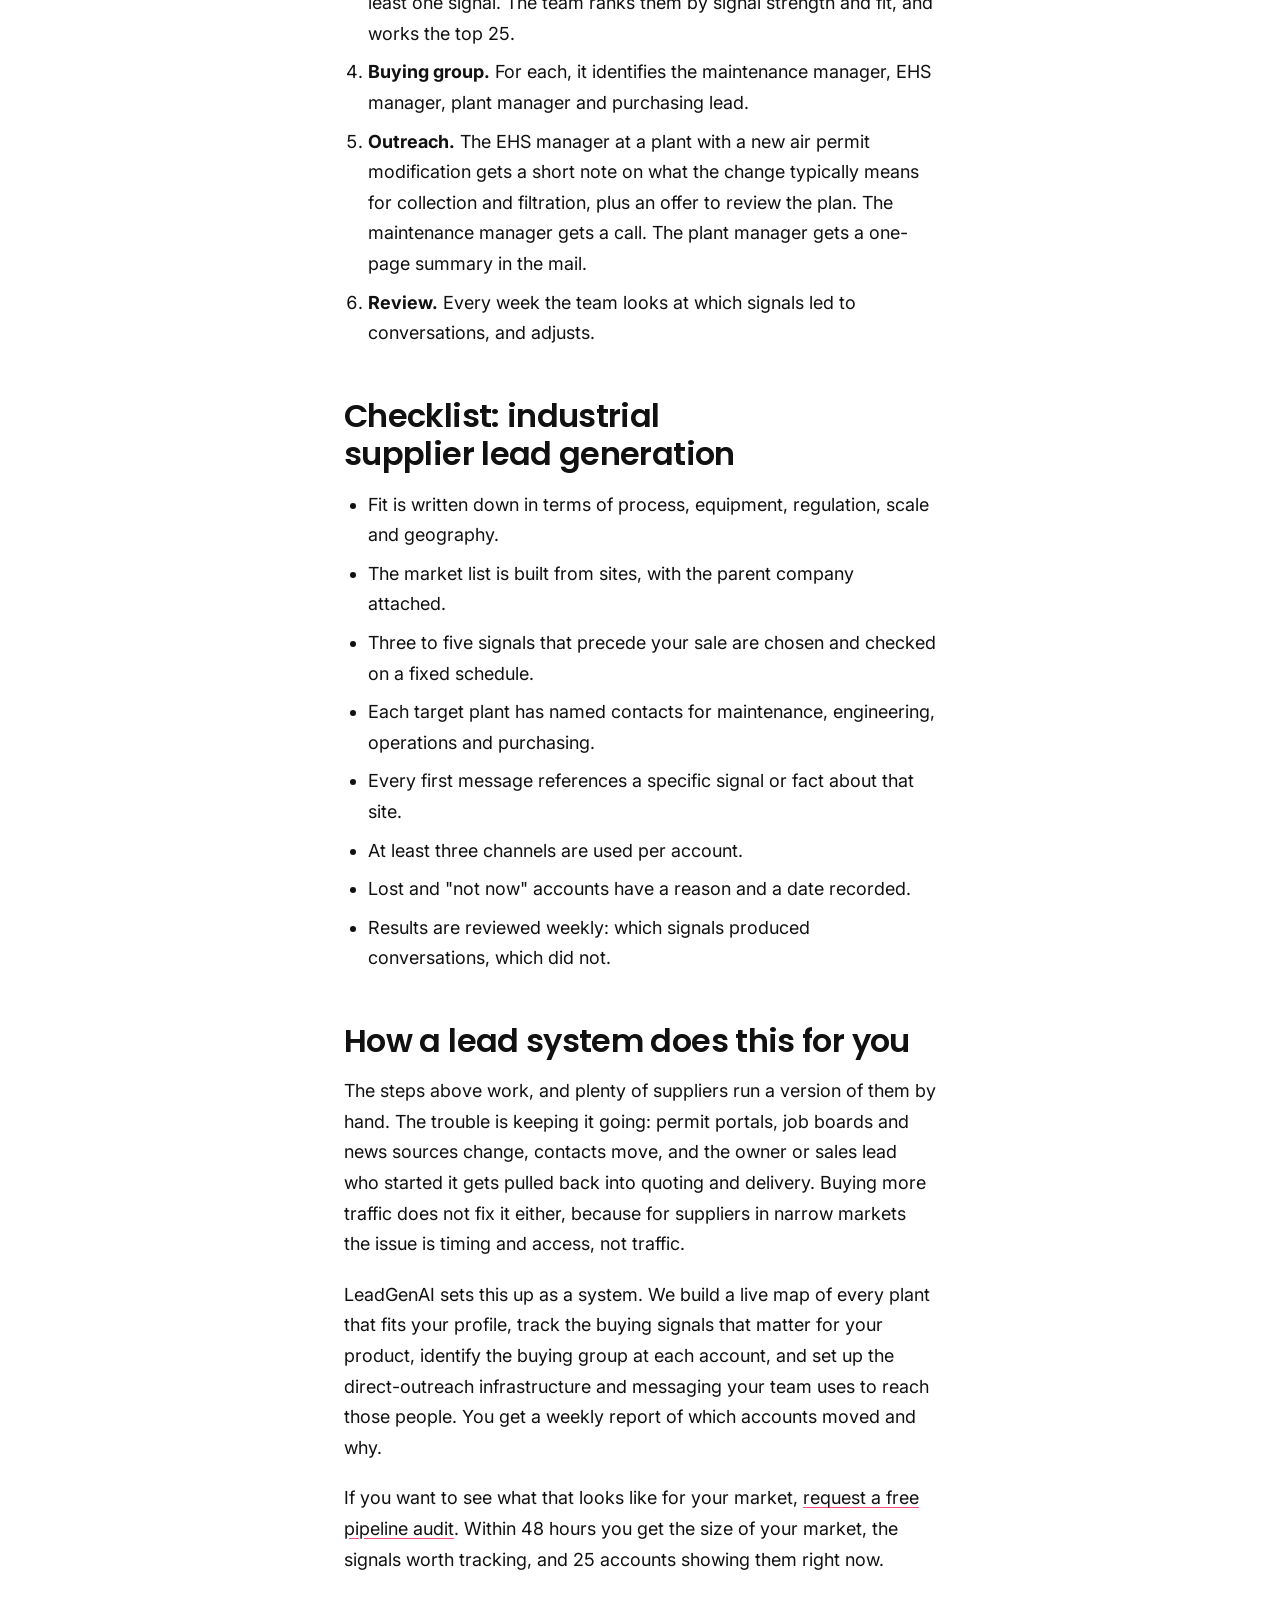
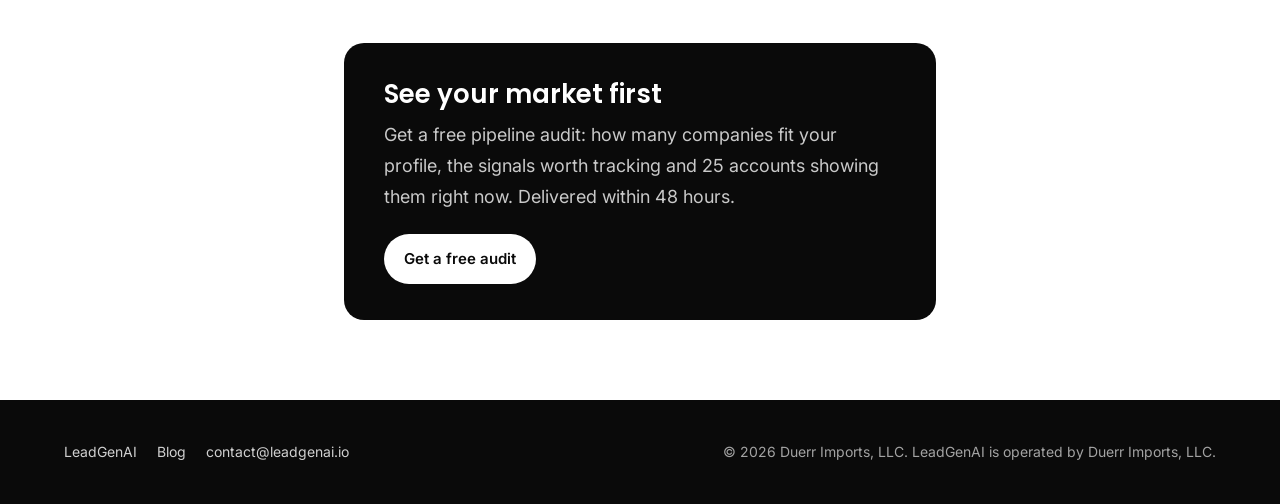
<file: blog/lead-generation-industrial-suppliers/index.html>
<!doctype html>
<html lang="en">
<head>
<meta charset="utf-8">
<meta name="viewport" content="width=device-width, initial-scale=1">
<title>Lead Generation for Industrial Suppliers: A Field Guide | LeadGenAI</title>
<meta name="description" content="Lead generation for industrial suppliers who sell to plants: how to map your market, which public signals show a plant is about to buy, and who to contact.">
<link rel="canonical" href="https://leadgenai.io/blog/lead-generation-industrial-suppliers/">
<meta property="og:title" content="Lead Generation for Industrial Suppliers: A Field Guide | LeadGenAI">
<meta property="og:description" content="Lead generation for industrial suppliers who sell to plants: how to map your market, which public signals show a plant is about to buy, and who to contact.">
<meta property="og:url" content="https://leadgenai.io/blog/lead-generation-industrial-suppliers/">
<meta property="og:type" content="article">
<meta property="og:site_name" content="LeadGenAI">
<meta property="og:image" content="https://leadgenai.io/assets/og-image.png?v=2">
<meta property="og:image:width" content="1200">
<meta property="og:image:height" content="627">
<meta property="og:image:alt" content="LeadGenAI: We build B2B lead systems">
<meta name="twitter:card" content="summary_large_image">
<meta name="theme-color" content="#0a0a0a">
<link rel="icon" href="data:image/svg+xml,%3Csvg xmlns='http://www.w3.org/2000/svg' viewBox='0 0 64 64'%3E%3Crect width='64' height='64' rx='12' fill='%230a0a0a'/%3E%3Cg fill='%23fff'%3E%3Ccircle cx='18' cy='16' r='7'/%3E%3Ccircle cx='18' cy='30' r='7'/%3E%3Ccircle cx='18' cy='44' r='7'/%3E%3Ccircle cx='32' cy='44' r='7'/%3E%3Ccircle cx='46' cy='44' r='7'/%3E%3C/g%3E%3C/svg%3E">
<link rel="icon" type="image/png" sizes="512x512" href="/assets/icon-512.png">
<link rel="apple-touch-icon" href="/assets/apple-touch-icon.png">
<link rel="preconnect" href="https://fonts.googleapis.com"><link rel="preconnect" href="https://fonts.gstatic.com" crossorigin>
<link href="https://fonts.googleapis.com/css2?family=Poppins:wght@600;700&family=Inter:wght@400;500;600&display=swap" rel="stylesheet">
<link rel="stylesheet" href="/blog/blog.css">
<meta property="article:published_time" content="2026-11-23">
<script type="application/ld+json">{"@context": "https://schema.org", "@type": "BlogPosting", "headline": "Lead Generation for Industrial Suppliers: A Field Guide", "description": "Lead generation for industrial suppliers who sell to plants: how to map your market, which public signals show a plant is about to buy, and who to contact.", "datePublished": "2026-11-23", "dateModified": "2026-11-23", "mainEntityOfPage": "https://leadgenai.io/blog/lead-generation-industrial-suppliers/", "image": "https://leadgenai.io/assets/og-image.png?v=2", "author": {"@type": "Organization", "name": "LeadGenAI", "url": "https://leadgenai.io"}, "publisher": {"@type": "Organization", "name": "LeadGenAI", "url": "https://leadgenai.io"}, "keywords": "lead generation for industrial suppliers, industrial lead generation, manufacturing sales leads, how to sell to manufacturing plants, industrial distributor prospecting"}</script>
<script type="application/ld+json">{"@context": "https://schema.org", "@type": "BreadcrumbList", "itemListElement": [{"@type": "ListItem", "position": 1, "name": "Home", "item": "https://leadgenai.io/"}, {"@type": "ListItem", "position": 2, "name": "Blog", "item": "https://leadgenai.io/blog/"}, {"@type": "ListItem", "position": 3, "name": "Lead Generation for Industrial Suppliers: A Field Guide", "item": "https://leadgenai.io/blog/lead-generation-industrial-suppliers/"}]}</script>
</head>
<body>
<div class="nav"><div class="in">
  <a class="logo" href="/"><span class="mark"><svg viewBox="0 0 48 48" aria-hidden="true"><g fill="#0a0a0a"><circle cx="9" cy="9" r="6.5"/><circle cx="9" cy="23.5" r="6.5"/><circle cx="9" cy="38" r="6.5"/><circle cx="23.5" cy="38" r="6.5"/><circle cx="38" cy="38" r="6.5"/></g></svg></span><span>LeadGen<span class="ai">AI</span></span></a>
  <nav><a href="/#how">How it works</a><a href="/blog/">Blog</a><a class="btn" href="/#audit">Get a free audit</a></nav>
</div></div>
<header class="hero"><div class="in"><p class="kicker"><i></i>LeadGenAI blog</p><h1>Lead Generation for Industrial Suppliers: A Field Guide</h1>
<p>Lead generation for industrial suppliers who sell to plants: how to map your market, which public signals show a plant is about to buy, and who to contact.</p><div class="meta">November 23, 2026</div></div></header>
<article>
<p>Most advice on lead generation for industrial suppliers was written for someone else. It assumes a large market, buyers who search for you, and a sales cycle short enough that a form fill turns into an order within a quarter. If you make pumps, sell specialty fasteners, fabricate conveyors, distribute process chemicals or service compressed-air systems, your situation is different. Your real market is a few hundred to a few thousand plants. The people who choose a supplier rarely fill in forms. And a new vendor usually has to get through a qualification process before anyone can place a purchase order.</p>
<p>That does not make new business impossible. It means the work is less about attracting strangers and more about knowing, earlier than your competitors, which plants are about to need what you sell and who inside them makes the call. This guide covers how to do that: mapping the market, reading the public signals that come before an industrial purchase, finding the buying group, and making contact in a way plant people respond to.</p>
<h2>Why the usual industrial lead generation playbook stalls</h2>
<p>The standard list (search, directories, trade shows, newsletters, bought contact lists) runs into three walls for a supplier selling into a narrow slice of manufacturing.</p>
<p><strong>Your buyers do not search the way ads assume.</strong> A maintenance manager with a failing gearbox calls the distributor they already use. A plant engineer specifying a new line pulls up the vendors on last year's project. Search catches the occasional emergency buyer, and that buyer is usually comparing on price.</p>
<p><strong>Qualification is slow and the window is narrow.</strong> Many plants buy from an approved vendor list. Getting onto it can mean a supplier questionnaire, insurance certificates, a safety program review, quality documents and sometimes a trial order. Plants typically open that door when something changes: a new line, a quality problem with the current vendor, a new plant manager, an expansion. Outside those moments, even a better offer goes nowhere.</p>
<p><strong>Bought lists are wide and stale.</strong> A list of "manufacturers in Ohio with 50–500 employees" mixes plants that could never use your product with the few that could, and it says nothing about timing.</p>
<p>The answer is not more volume. It is a smaller, more precise list with a reason to call each account this month.</p>
<h2>Step 1: Map every plant that could buy from you</h2>
<p>Start by writing down what a fitting account looks like in physical terms, not demographic ones. Industrial fit is usually about processes and equipment:</p>
<ul><li><strong>Process:</strong> what the plant does (injection molding, food processing with washdown, metal finishing, powder handling, high-temperature curing).</li><li><strong>Equipment:</strong> what must be on the floor for your product to matter (CNC machines, boilers, dust-generating operations, cold storage, specific line speeds).</li><li><strong>Regulation:</strong> which rules shape their buying (food safety, combustible dust, air permits, wastewater discharge, aerospace quality systems).</li><li><strong>Scale:</strong> the size at which the plant has a dedicated maintenance or engineering function, because that is who you will talk to.</li><li><strong>Geography:</strong> the radius you can actually serve, especially if you install, service or deliver.</li></ul>
<p>Then build the list from sources that describe plants, not just companies. Industry classification codes are a starting point. Regulatory databases are often better: environmental permit records, food facility registrations, wastewater discharge permits and certification registries list physical sites with addresses. The result should be a list of sites, with the parent company attached, because a corporate headquarters and the plant that buys your product are often in different states.</p>
<p>For most industrial suppliers this list lands somewhere between a few hundred and a few thousand sites. That is small enough to know every account by name, which is exactly the point. (How to do the count properly is in <a href="/blog/total-addressable-market-niche-business/">total addressable market for a niche business</a>.)</p>
<h2>Step 2: Track the signals that come before an industrial purchase</h2>
<p>Plants rarely announce that they are shopping for a supplier. They do announce, file or post the changes that create the need. These are the signals worth watching for industrial suppliers:</p>
<ul><li><strong>Expansions and new lines.</strong> Local economic development announcements, incentive approvals, groundbreakings and press releases about added capacity. A new line means new equipment, new consumables and often new vendors.</li><li><strong>Permits.</strong> Building and mechanical permits for additions, and air or wastewater permit applications or modifications. An air permit modification at a coating plant is a strong hint about new ovens, booths or control equipment.</li><li><strong>Hiring.</strong> Job posts for maintenance technicians, reliability engineers, process engineers, EHS managers or a new plant manager. A run of maintenance hires often means equipment is being added or a team is being rebuilt.</li><li><strong>Leadership changes.</strong> A new plant manager, operations director or purchasing lead. New people review vendors, and they bring suppliers they trust from their last job.</li><li><strong>Compliance events.</strong> Public inspection findings, consent orders or new rules that apply to the plant's process. A dust hazard analysis requirement or a wastewater limit change creates a project with a deadline.</li><li><strong>Certifications.</strong> A plant pursuing a quality or food-safety certification needs documented processes, calibrated equipment and qualified suppliers.</li><li><strong>Vendor trouble.</strong> A competitor that closes a branch, is acquired, or loses a product line leaves customers looking.</li></ul>
<p>You do not need all of these. Pick the three to five that most often precede a purchase of your product, and check them on a fixed schedule. The deeper version of this list, with sources, is in <a href="/blog/b2b-buying-signals/">B2B buying signals: what to track in a niche market</a>.</p>
<h2>Step 3: Find the buying group at each plant</h2>
<p>An industrial purchase of any size is almost never one person's decision. At a typical mid-sized plant the people involved look like this:</p>
<ul><li><strong>Maintenance manager or maintenance supervisor:</strong> lives with the equipment, knows what breaks, often the first to want a change.</li><li><strong>Reliability or process engineer:</strong> writes the specification and compares technical options.</li><li><strong>Plant manager or operations director:</strong> approves spend and cares about uptime and output.</li><li><strong>Purchasing or category manager:</strong> runs the vendor qualification and negotiates terms.</li><li><strong>EHS manager:</strong> has a say when the product touches safety, emissions or waste.</li><li><strong>Quality manager:</strong> involved when the product affects the finished part or a certification.</li></ul>
<p>Map these roles by name for each plant you are pursuing. The maintenance and engineering people are usually the right first contact because they feel the problem. Purchasing becomes important once there is a project, and approaching purchasing first, with no internal sponsor, is one of the most common reasons industrial outreach dies. For where to find these names when a plant keeps a low profile online, see <a href="/blog/how-to-find-decision-makers-at-a-company/">how to find decision makers at a company</a>.</p>
<h2>Step 4: Reach them with something specific</h2>
<p>Plant people are busy, wary of sales calls, and quick to spot a template. What works is outreach that shows you know their site:</p>
<ul><li><strong>Reference the signal.</strong> "Saw the permit for the addition on the east side of the Dayton plant" is a reason to talk. "We help manufacturers improve efficiency" is not.</li><li><strong>Talk about their process, not your catalogue.</strong> Name the operation, the failure mode or the compliance requirement you deal with.</li><li><strong>Offer something useful and small.</strong> A site walk, a sizing check, a spec review for the new line, a comparison of options for the new rule. Plants say yes to help, not to demos.</li><li><strong>Use more than one channel.</strong> A short email to the engineer, a call to the maintenance manager, a LinkedIn message to the new plant manager, a printed one-pager mailed to the site. Plant staff are often on the floor, not at a desk.</li><li><strong>Plan for the long cycle.</strong> If the answer is "not this year", record why and when, and come back with the next signal.</li></ul>
<h2>Worked example: a dust collection supplier</h2>
<p>Take a company that designs and installs dust collection systems for woodworking, metal grinding and powder handling plants within a day's drive of its shop.</p>
<ol><li><strong>Market map.</strong> It defines fit as plants with dust-generating processes, more than about 75 employees, inside its service radius. Combining industry codes, state air permit records and trade association lists gives roughly 1,400 sites.</li><li><strong>Signals.</strong> It watches four: air permit applications and modifications, building permits for additions, job posts for maintenance and EHS roles, and expansion announcements. It also tracks combustible dust inspection findings that are public record.</li><li><strong>This month's list.</strong> In a typical month, a few dozen sites show at least one signal. The team ranks them by signal strength and fit, and works the top 25.</li><li><strong>Buying group.</strong> For each, it identifies the maintenance manager, EHS manager, plant manager and purchasing lead.</li><li><strong>Outreach.</strong> The EHS manager at a plant with a new air permit modification gets a short note on what the change typically means for collection and filtration, plus an offer to review the plan. The maintenance manager gets a call. The plant manager gets a one-page summary in the mail.</li><li><strong>Review.</strong> Every week the team looks at which signals led to conversations, and adjusts.</li></ol>
<h2>Checklist: industrial supplier lead generation</h2>
<ul><li>Fit is written down in terms of process, equipment, regulation, scale and geography.</li><li>The market list is built from sites, with the parent company attached.</li><li>Three to five signals that precede your sale are chosen and checked on a fixed schedule.</li><li>Each target plant has named contacts for maintenance, engineering, operations and purchasing.</li><li>Every first message references a specific signal or fact about that site.</li><li>At least three channels are used per account.</li><li>Lost and "not now" accounts have a reason and a date recorded.</li><li>Results are reviewed weekly: which signals produced conversations, which did not.</li></ul>
<h2>How a lead system does this for you</h2>
<p>The steps above work, and plenty of suppliers run a version of them by hand. The trouble is keeping it going: permit portals, job boards and news sources change, contacts move, and the owner or sales lead who started it gets pulled back into quoting and delivery. Buying more traffic does not fix it either, because for suppliers in narrow markets the issue is timing and access, not traffic.</p>
<p>LeadGenAI sets this up as a system. We build a live map of every plant that fits your profile, track the buying signals that matter for your product, identify the buying group at each account, and set up the direct-outreach infrastructure and messaging your team uses to reach those people. You get a weekly report of which accounts moved and why.</p>
<p>If you want to see what that looks like for your market, <a href="/#audit">request a free pipeline audit</a>. Within 48 hours you get the size of your market, the signals worth tracking, and 25 accounts showing them right now.</p>
</article>
<section class="cta"><div class="box">
  <h2>See your market first</h2>
  <p>Get a free pipeline audit: how many companies fit your profile, the signals worth tracking and 25 accounts showing them right now. Delivered within 48 hours.</p>
  <a class="btn" href="/#audit">Get a free audit</a>
</div></section>
<footer><div class="in"><span><a href="/">LeadGenAI</a><a href="/blog/">Blog</a><a href="mailto:contact@leadgenai.io">contact@leadgenai.io</a></span><span>© 2026 Duerr Imports, LLC. LeadGenAI is operated by Duerr Imports, LLC.</span></div></footer>
</body>
</html>
</file>
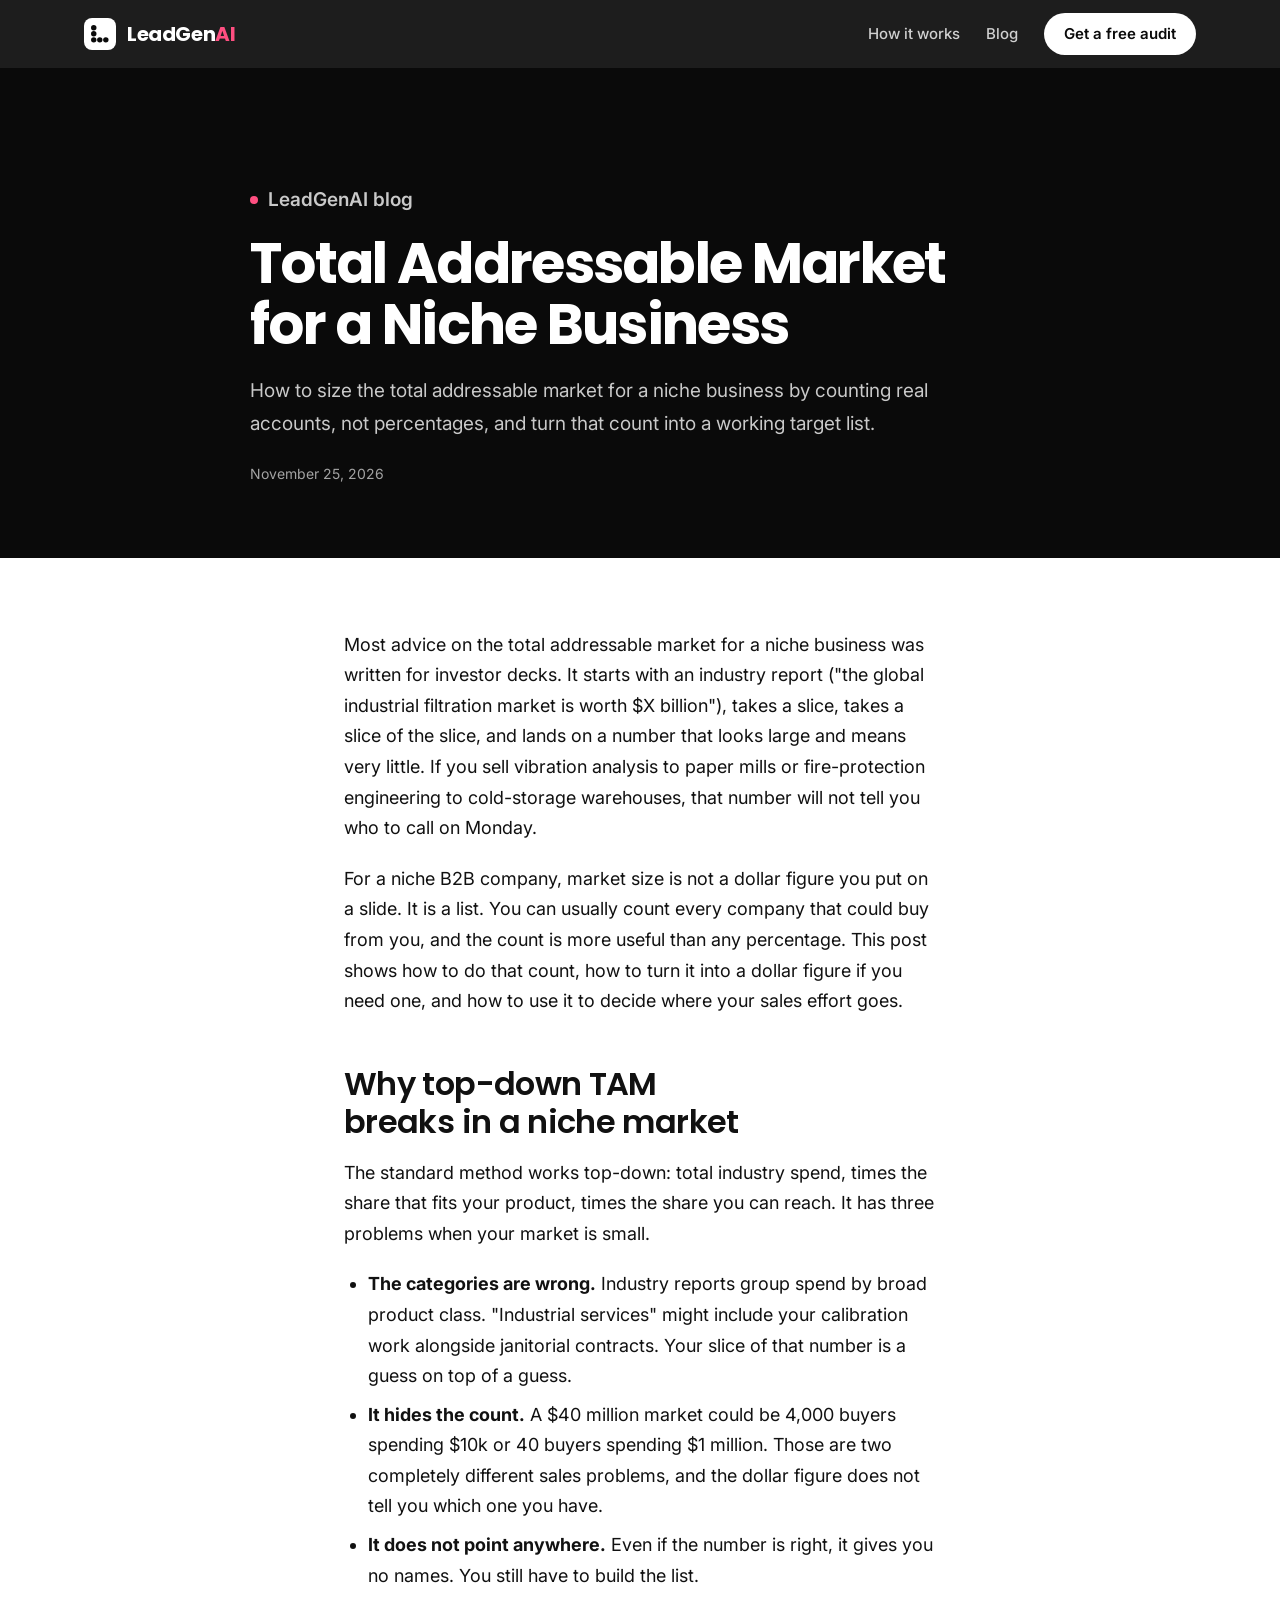
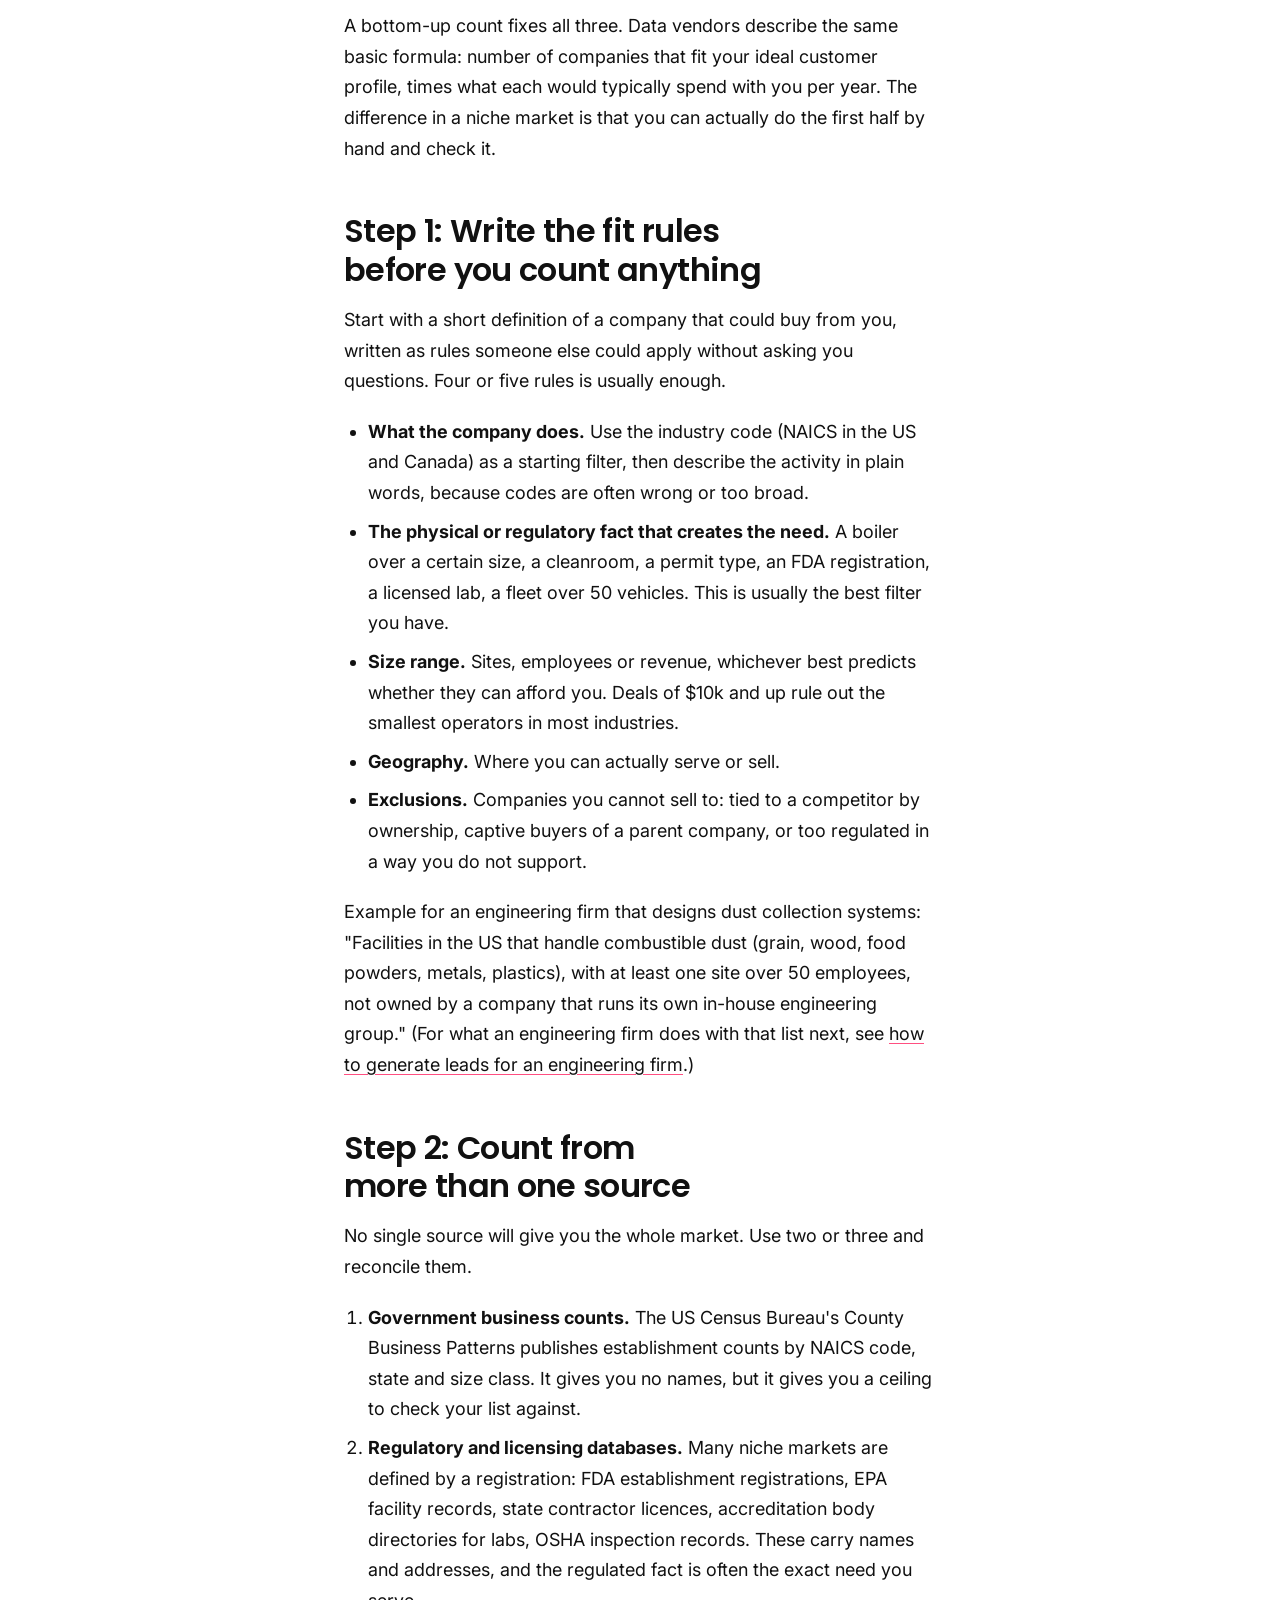
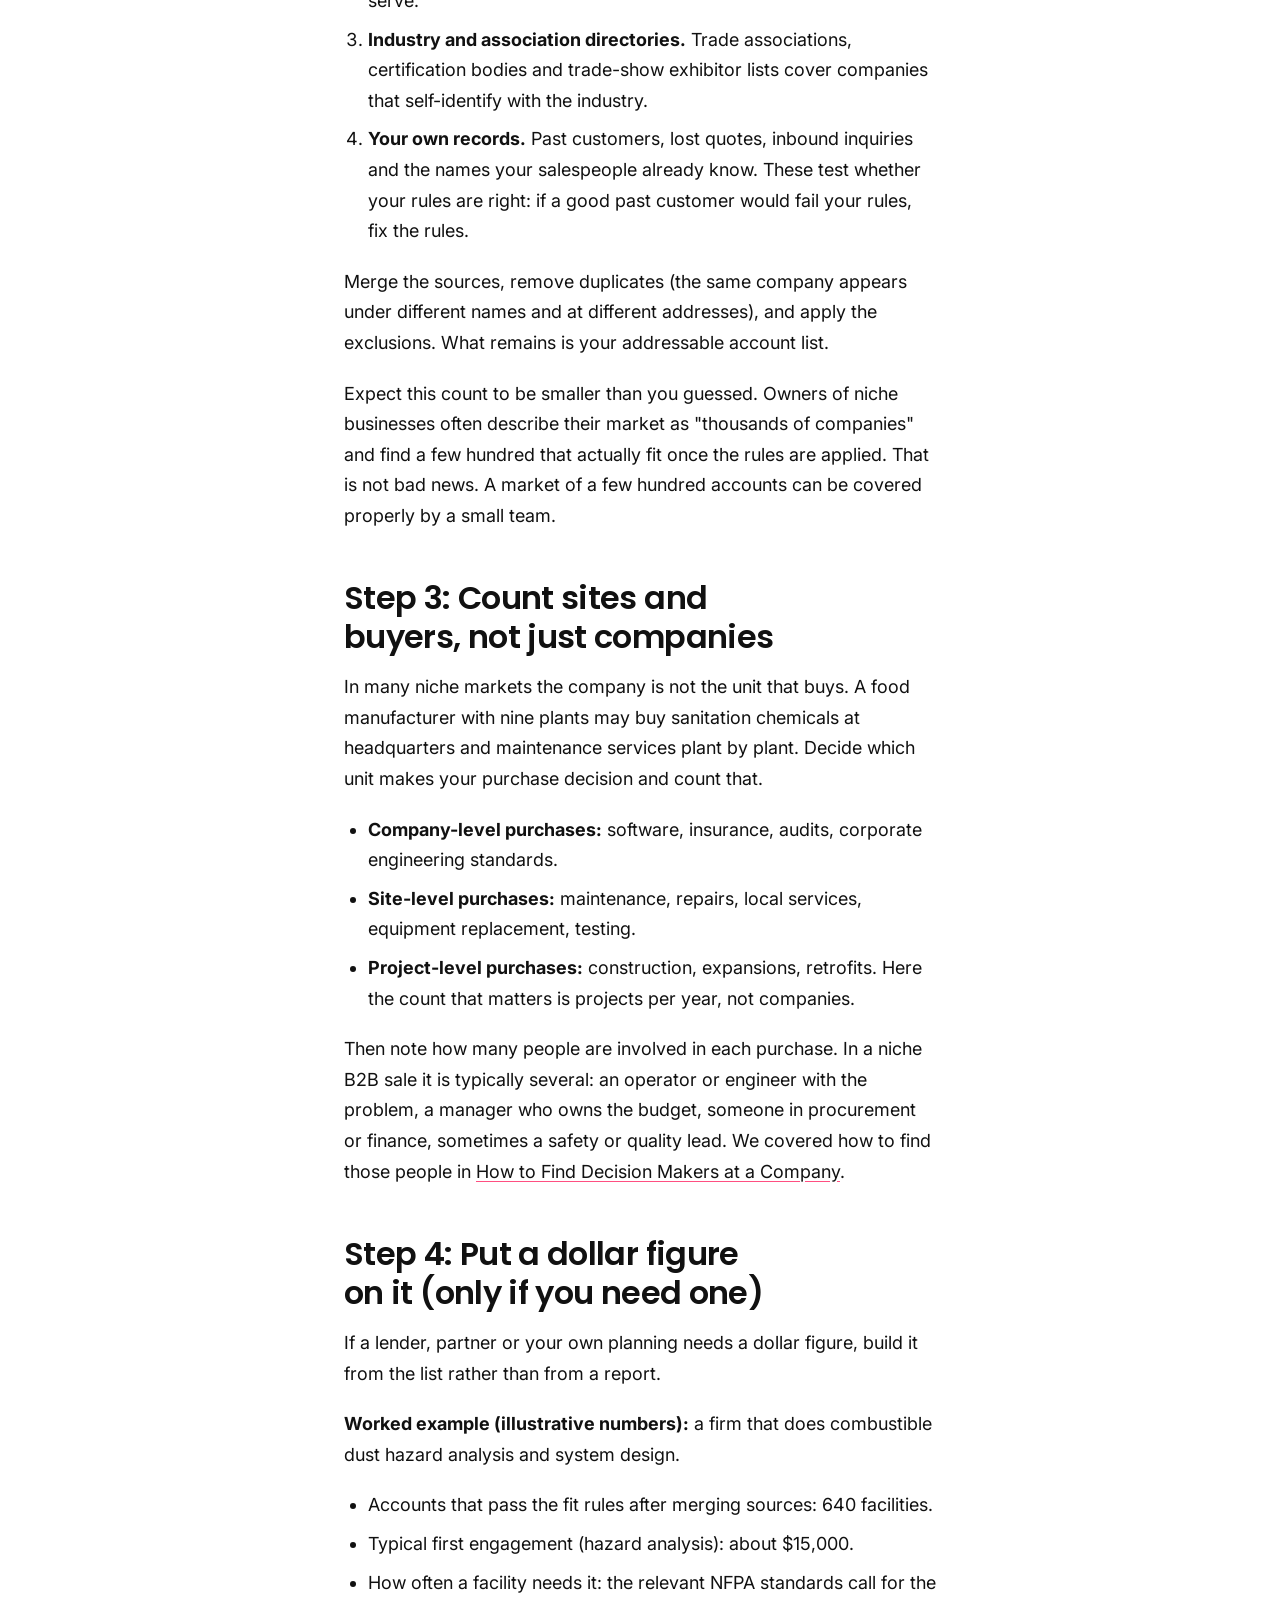
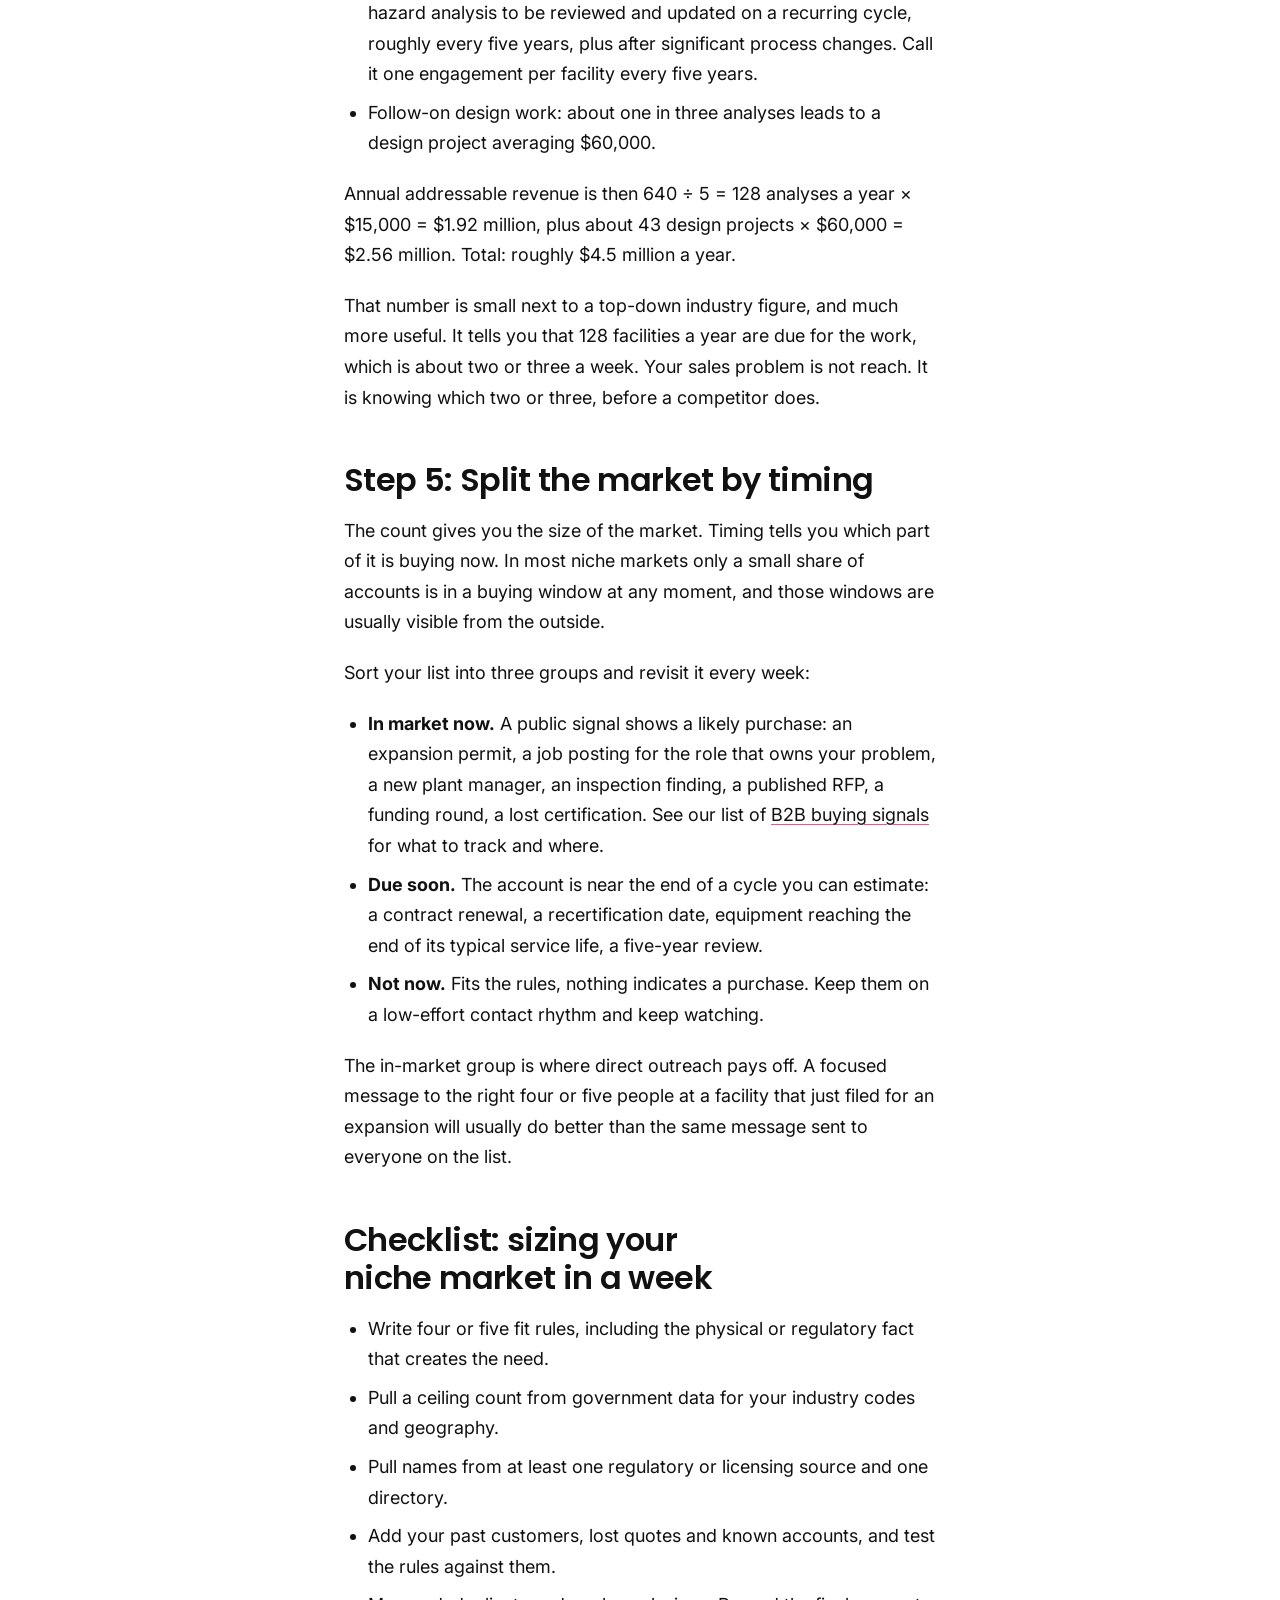
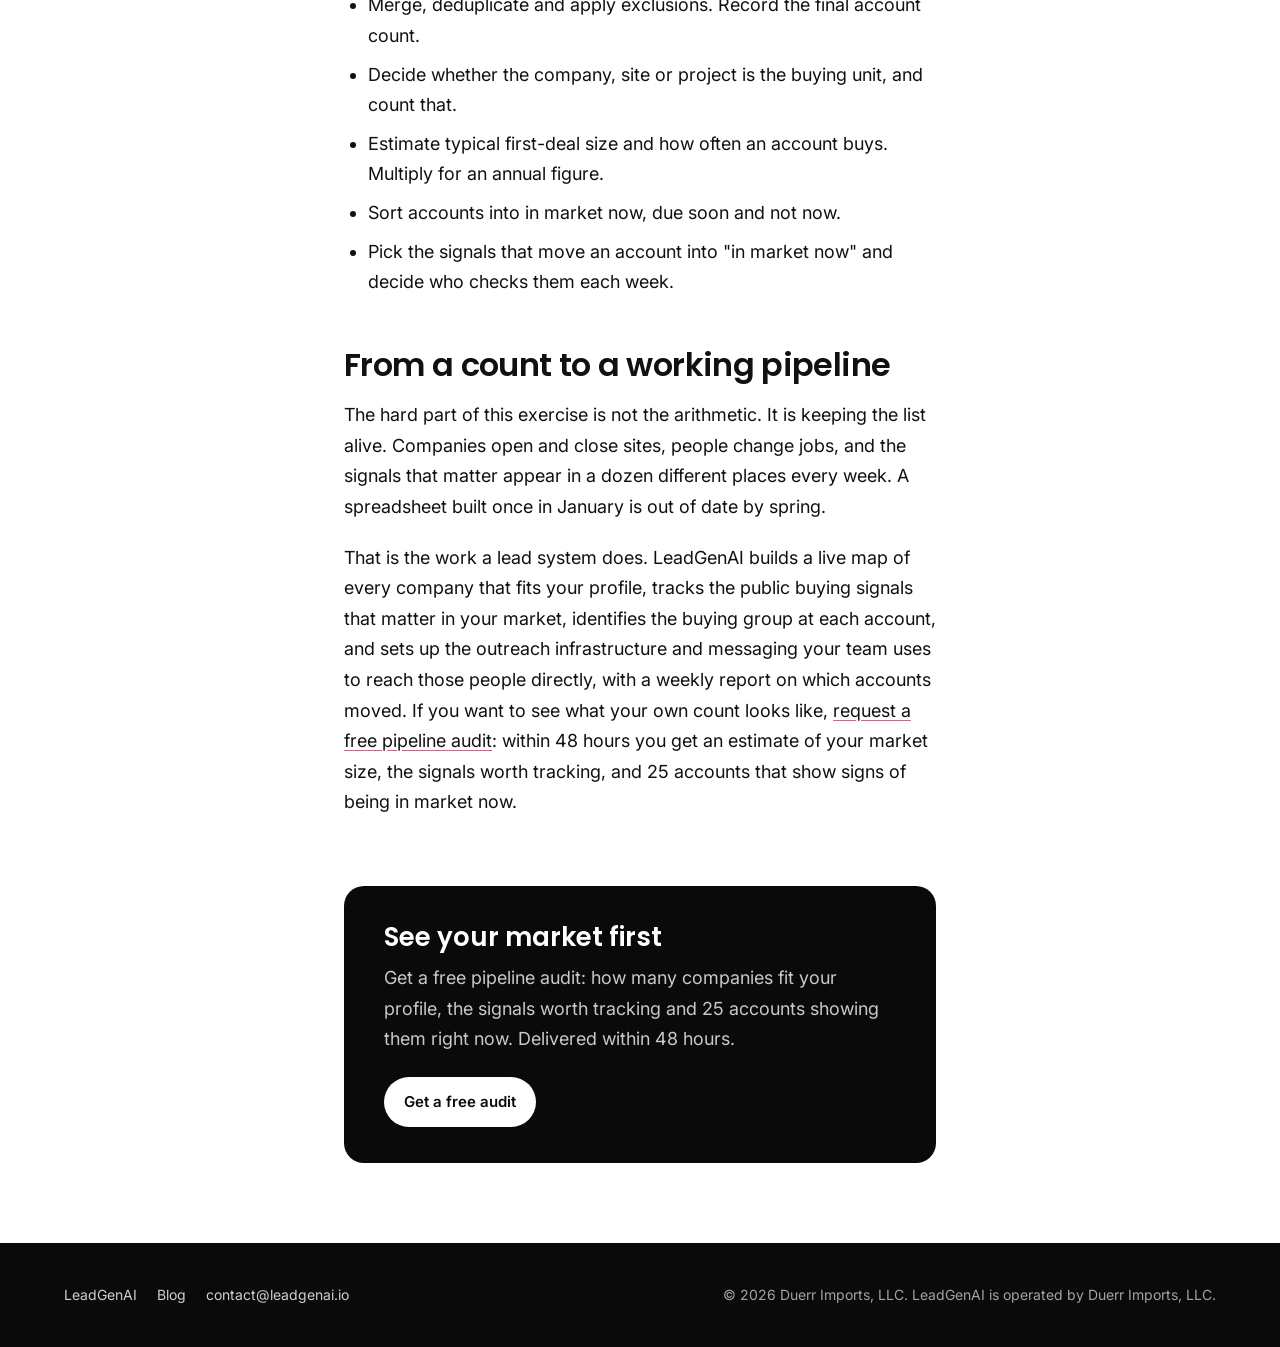
<file: blog/total-addressable-market-niche-business/index.html>
<!doctype html>
<html lang="en">
<head>
<meta charset="utf-8">
<meta name="viewport" content="width=device-width, initial-scale=1">
<title>Total Addressable Market for a Niche Business | LeadGenAI</title>
<meta name="description" content="How to size the total addressable market for a niche business by counting real accounts, not percentages, and turn that count into a working target list.">
<link rel="canonical" href="https://leadgenai.io/blog/total-addressable-market-niche-business/">
<meta property="og:title" content="Total Addressable Market for a Niche Business | LeadGenAI">
<meta property="og:description" content="How to size the total addressable market for a niche business by counting real accounts, not percentages, and turn that count into a working target list.">
<meta property="og:url" content="https://leadgenai.io/blog/total-addressable-market-niche-business/">
<meta property="og:type" content="article">
<meta property="og:site_name" content="LeadGenAI">
<meta property="og:image" content="https://leadgenai.io/assets/og-image.png?v=2">
<meta property="og:image:width" content="1200">
<meta property="og:image:height" content="627">
<meta property="og:image:alt" content="LeadGenAI: We build B2B lead systems">
<meta name="twitter:card" content="summary_large_image">
<meta name="theme-color" content="#0a0a0a">
<link rel="icon" href="data:image/svg+xml,%3Csvg xmlns='http://www.w3.org/2000/svg' viewBox='0 0 64 64'%3E%3Crect width='64' height='64' rx='12' fill='%230a0a0a'/%3E%3Cg fill='%23fff'%3E%3Ccircle cx='18' cy='16' r='7'/%3E%3Ccircle cx='18' cy='30' r='7'/%3E%3Ccircle cx='18' cy='44' r='7'/%3E%3Ccircle cx='32' cy='44' r='7'/%3E%3Ccircle cx='46' cy='44' r='7'/%3E%3C/g%3E%3C/svg%3E">
<link rel="icon" type="image/png" sizes="512x512" href="/assets/icon-512.png">
<link rel="apple-touch-icon" href="/assets/apple-touch-icon.png">
<link rel="preconnect" href="https://fonts.googleapis.com"><link rel="preconnect" href="https://fonts.gstatic.com" crossorigin>
<link href="https://fonts.googleapis.com/css2?family=Poppins:wght@600;700&family=Inter:wght@400;500;600&display=swap" rel="stylesheet">
<link rel="stylesheet" href="/blog/blog.css">
<meta property="article:published_time" content="2026-11-25">
<script type="application/ld+json">{"@context": "https://schema.org", "@type": "BlogPosting", "headline": "Total Addressable Market for a Niche Business", "description": "How to size the total addressable market for a niche business by counting real accounts, not percentages, and turn that count into a working target list.", "datePublished": "2026-11-25", "dateModified": "2026-11-25", "mainEntityOfPage": "https://leadgenai.io/blog/total-addressable-market-niche-business/", "image": "https://leadgenai.io/assets/og-image.png?v=2", "author": {"@type": "Organization", "name": "LeadGenAI", "url": "https://leadgenai.io"}, "publisher": {"@type": "Organization", "name": "LeadGenAI", "url": "https://leadgenai.io"}, "keywords": "total addressable market for a niche business, niche market size, how to calculate TAM, bottom-up market sizing, target account list"}</script>
<script type="application/ld+json">{"@context": "https://schema.org", "@type": "BreadcrumbList", "itemListElement": [{"@type": "ListItem", "position": 1, "name": "Home", "item": "https://leadgenai.io/"}, {"@type": "ListItem", "position": 2, "name": "Blog", "item": "https://leadgenai.io/blog/"}, {"@type": "ListItem", "position": 3, "name": "Total Addressable Market for a Niche Business", "item": "https://leadgenai.io/blog/total-addressable-market-niche-business/"}]}</script>
</head>
<body>
<div class="nav"><div class="in">
  <a class="logo" href="/"><span class="mark"><svg viewBox="0 0 48 48" aria-hidden="true"><g fill="#0a0a0a"><circle cx="9" cy="9" r="6.5"/><circle cx="9" cy="23.5" r="6.5"/><circle cx="9" cy="38" r="6.5"/><circle cx="23.5" cy="38" r="6.5"/><circle cx="38" cy="38" r="6.5"/></g></svg></span><span>LeadGen<span class="ai">AI</span></span></a>
  <nav><a href="/#how">How it works</a><a href="/blog/">Blog</a><a class="btn" href="/#audit">Get a free audit</a></nav>
</div></div>
<header class="hero"><div class="in"><p class="kicker"><i></i>LeadGenAI blog</p><h1>Total Addressable Market for a Niche Business</h1>
<p>How to size the total addressable market for a niche business by counting real accounts, not percentages, and turn that count into a working target list.</p><div class="meta">November 25, 2026</div></div></header>
<article>
<p>Most advice on the total addressable market for a niche business was written for investor decks. It starts with an industry report ("the global industrial filtration market is worth $X billion"), takes a slice, takes a slice of the slice, and lands on a number that looks large and means very little. If you sell vibration analysis to paper mills or fire-protection engineering to cold-storage warehouses, that number will not tell you who to call on Monday.</p>
<p>For a niche B2B company, market size is not a dollar figure you put on a slide. It is a list. You can usually count every company that could buy from you, and the count is more useful than any percentage. This post shows how to do that count, how to turn it into a dollar figure if you need one, and how to use it to decide where your sales effort goes.</p>
<h2>Why top-down TAM breaks in a niche market</h2>
<p>The standard method works top-down: total industry spend, times the share that fits your product, times the share you can reach. It has three problems when your market is small.</p>
<ul><li><strong>The categories are wrong.</strong> Industry reports group spend by broad product class. "Industrial services" might include your calibration work alongside janitorial contracts. Your slice of that number is a guess on top of a guess.</li><li><strong>It hides the count.</strong> A $40 million market could be 4,000 buyers spending $10k or 40 buyers spending $1 million. Those are two completely different sales problems, and the dollar figure does not tell you which one you have.</li><li><strong>It does not point anywhere.</strong> Even if the number is right, it gives you no names. You still have to build the list.</li></ul>
<p>A bottom-up count fixes all three. Data vendors describe the same basic formula: number of companies that fit your ideal customer profile, times what each would typically spend with you per year. The difference in a niche market is that you can actually do the first half by hand and check it.</p>
<h2>Step 1: Write the fit rules before you count anything</h2>
<p>Start with a short definition of a company that could buy from you, written as rules someone else could apply without asking you questions. Four or five rules is usually enough.</p>
<ul><li><strong>What the company does.</strong> Use the industry code (NAICS in the US and Canada) as a starting filter, then describe the activity in plain words, because codes are often wrong or too broad.</li><li><strong>The physical or regulatory fact that creates the need.</strong> A boiler over a certain size, a cleanroom, a permit type, an FDA registration, a licensed lab, a fleet over 50 vehicles. This is usually the best filter you have.</li><li><strong>Size range.</strong> Sites, employees or revenue, whichever best predicts whether they can afford you. Deals of $10k and up rule out the smallest operators in most industries.</li><li><strong>Geography.</strong> Where you can actually serve or sell.</li><li><strong>Exclusions.</strong> Companies you cannot sell to: tied to a competitor by ownership, captive buyers of a parent company, or too regulated in a way you do not support.</li></ul>
<p>Example for an engineering firm that designs dust collection systems: "Facilities in the US that handle combustible dust (grain, wood, food powders, metals, plastics), with at least one site over 50 employees, not owned by a company that runs its own in-house engineering group." (For what an engineering firm does with that list next, see <a href="/blog/lead-generation-engineering-firm/">how to generate leads for an engineering firm</a>.)</p>
<h2>Step 2: Count from more than one source</h2>
<p>No single source will give you the whole market. Use two or three and reconcile them.</p>
<ol><li><strong>Government business counts.</strong> The US Census Bureau's County Business Patterns publishes establishment counts by NAICS code, state and size class. It gives you no names, but it gives you a ceiling to check your list against.</li><li><strong>Regulatory and licensing databases.</strong> Many niche markets are defined by a registration: FDA establishment registrations, EPA facility records, state contractor licences, accreditation body directories for labs, OSHA inspection records. These carry names and addresses, and the regulated fact is often the exact need you serve.</li><li><strong>Industry and association directories.</strong> Trade associations, certification bodies and trade-show exhibitor lists cover companies that self-identify with the industry.</li><li><strong>Your own records.</strong> Past customers, lost quotes, inbound inquiries and the names your salespeople already know. These test whether your rules are right: if a good past customer would fail your rules, fix the rules.</li></ol>
<p>Merge the sources, remove duplicates (the same company appears under different names and at different addresses), and apply the exclusions. What remains is your addressable account list.</p>
<p>Expect this count to be smaller than you guessed. Owners of niche businesses often describe their market as "thousands of companies" and find a few hundred that actually fit once the rules are applied. That is not bad news. A market of a few hundred accounts can be covered properly by a small team.</p>
<h2>Step 3: Count sites and buyers, not just companies</h2>
<p>In many niche markets the company is not the unit that buys. A food manufacturer with nine plants may buy sanitation chemicals at headquarters and maintenance services plant by plant. Decide which unit makes your purchase decision and count that.</p>
<ul><li><strong>Company-level purchases:</strong> software, insurance, audits, corporate engineering standards.</li><li><strong>Site-level purchases:</strong> maintenance, repairs, local services, equipment replacement, testing.</li><li><strong>Project-level purchases:</strong> construction, expansions, retrofits. Here the count that matters is projects per year, not companies.</li></ul>
<p>Then note how many people are involved in each purchase. In a niche B2B sale it is typically several: an operator or engineer with the problem, a manager who owns the budget, someone in procurement or finance, sometimes a safety or quality lead. We covered how to find those people in <a href="/blog/how-to-find-decision-makers-at-a-company/">How to Find Decision Makers at a Company</a>.</p>
<h2>Step 4: Put a dollar figure on it (only if you need one)</h2>
<p>If a lender, partner or your own planning needs a dollar figure, build it from the list rather than from a report.</p>
<p><strong>Worked example (illustrative numbers):</strong> a firm that does combustible dust hazard analysis and system design.</p>
<ul><li>Accounts that pass the fit rules after merging sources: 640 facilities.</li><li>Typical first engagement (hazard analysis): about $15,000.</li><li>How often a facility needs it: the relevant NFPA standards call for the hazard analysis to be reviewed and updated on a recurring cycle, roughly every five years, plus after significant process changes. Call it one engagement per facility every five years.</li><li>Follow-on design work: about one in three analyses leads to a design project averaging $60,000.</li></ul>
<p>Annual addressable revenue is then 640 ÷ 5 = 128 analyses a year × $15,000 = $1.92 million, plus about 43 design projects × $60,000 = $2.56 million. Total: roughly $4.5 million a year.</p>
<p>That number is small next to a top-down industry figure, and much more useful. It tells you that 128 facilities a year are due for the work, which is about two or three a week. Your sales problem is not reach. It is knowing which two or three, before a competitor does.</p>
<h2>Step 5: Split the market by timing</h2>
<p>The count gives you the size of the market. Timing tells you which part of it is buying now. In most niche markets only a small share of accounts is in a buying window at any moment, and those windows are usually visible from the outside.</p>
<p>Sort your list into three groups and revisit it every week:</p>
<ul><li><strong>In market now.</strong> A public signal shows a likely purchase: an expansion permit, a job posting for the role that owns your problem, a new plant manager, an inspection finding, a published RFP, a funding round, a lost certification. See our list of <a href="/blog/b2b-buying-signals/">B2B buying signals</a> for what to track and where.</li><li><strong>Due soon.</strong> The account is near the end of a cycle you can estimate: a contract renewal, a recertification date, equipment reaching the end of its typical service life, a five-year review.</li><li><strong>Not now.</strong> Fits the rules, nothing indicates a purchase. Keep them on a low-effort contact rhythm and keep watching.</li></ul>
<p>The in-market group is where direct outreach pays off. A focused message to the right four or five people at a facility that just filed for an expansion will usually do better than the same message sent to everyone on the list.</p>
<h2>Checklist: sizing your niche market in a week</h2>
<ul><li>Write four or five fit rules, including the physical or regulatory fact that creates the need.</li><li>Pull a ceiling count from government data for your industry codes and geography.</li><li>Pull names from at least one regulatory or licensing source and one directory.</li><li>Add your past customers, lost quotes and known accounts, and test the rules against them.</li><li>Merge, deduplicate and apply exclusions. Record the final account count.</li><li>Decide whether the company, site or project is the buying unit, and count that.</li><li>Estimate typical first-deal size and how often an account buys. Multiply for an annual figure.</li><li>Sort accounts into in market now, due soon and not now.</li><li>Pick the signals that move an account into "in market now" and decide who checks them each week.</li></ul>
<h2>From a count to a working pipeline</h2>
<p>The hard part of this exercise is not the arithmetic. It is keeping the list alive. Companies open and close sites, people change jobs, and the signals that matter appear in a dozen different places every week. A spreadsheet built once in January is out of date by spring.</p>
<p>That is the work a lead system does. LeadGenAI builds a live map of every company that fits your profile, tracks the public buying signals that matter in your market, identifies the buying group at each account, and sets up the outreach infrastructure and messaging your team uses to reach those people directly, with a weekly report on which accounts moved. If you want to see what your own count looks like, <a href="/#audit">request a free pipeline audit</a>: within 48 hours you get an estimate of your market size, the signals worth tracking, and 25 accounts that show signs of being in market now.</p>
</article>
<section class="cta"><div class="box">
  <h2>See your market first</h2>
  <p>Get a free pipeline audit: how many companies fit your profile, the signals worth tracking and 25 accounts showing them right now. Delivered within 48 hours.</p>
  <a class="btn" href="/#audit">Get a free audit</a>
</div></section>
<footer><div class="in"><span><a href="/">LeadGenAI</a><a href="/blog/">Blog</a><a href="mailto:contact@leadgenai.io">contact@leadgenai.io</a></span><span>© 2026 Duerr Imports, LLC. LeadGenAI is operated by Duerr Imports, LLC.</span></div></footer>
</body>
</html>
</file>
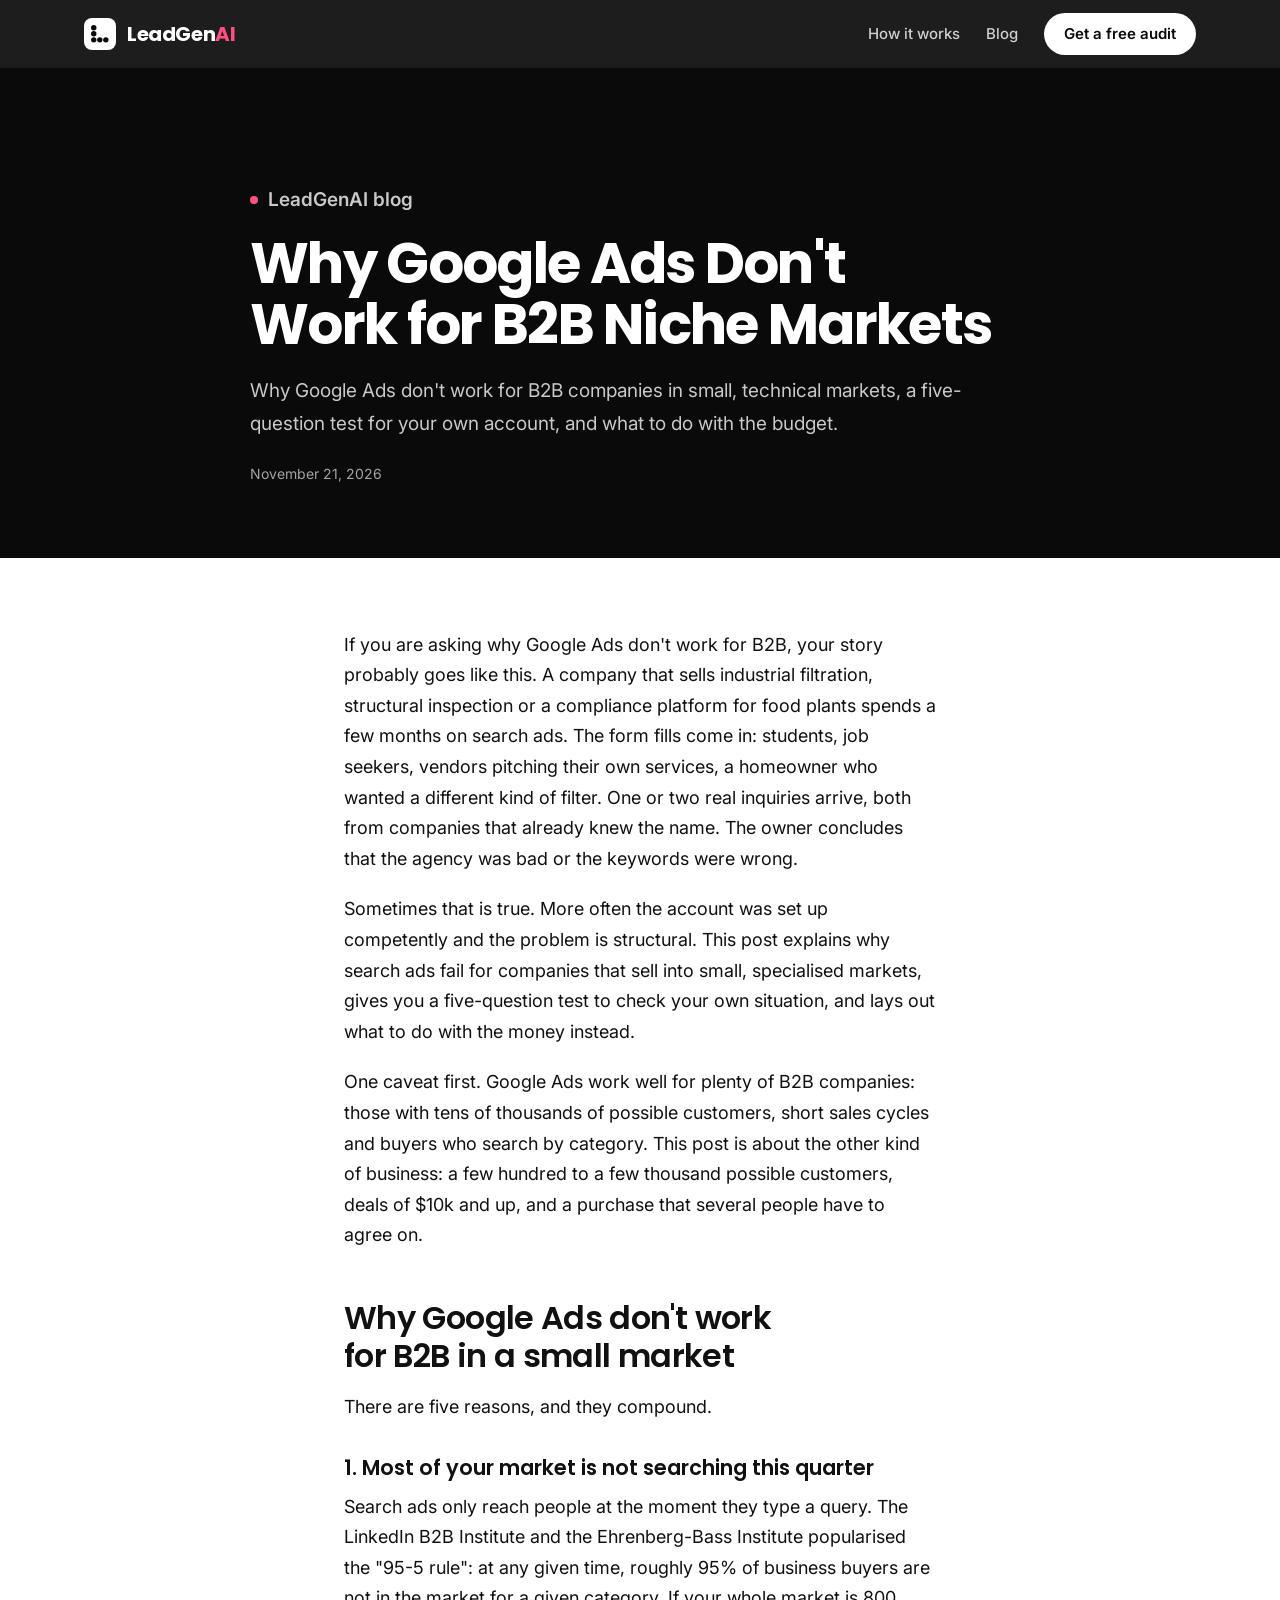
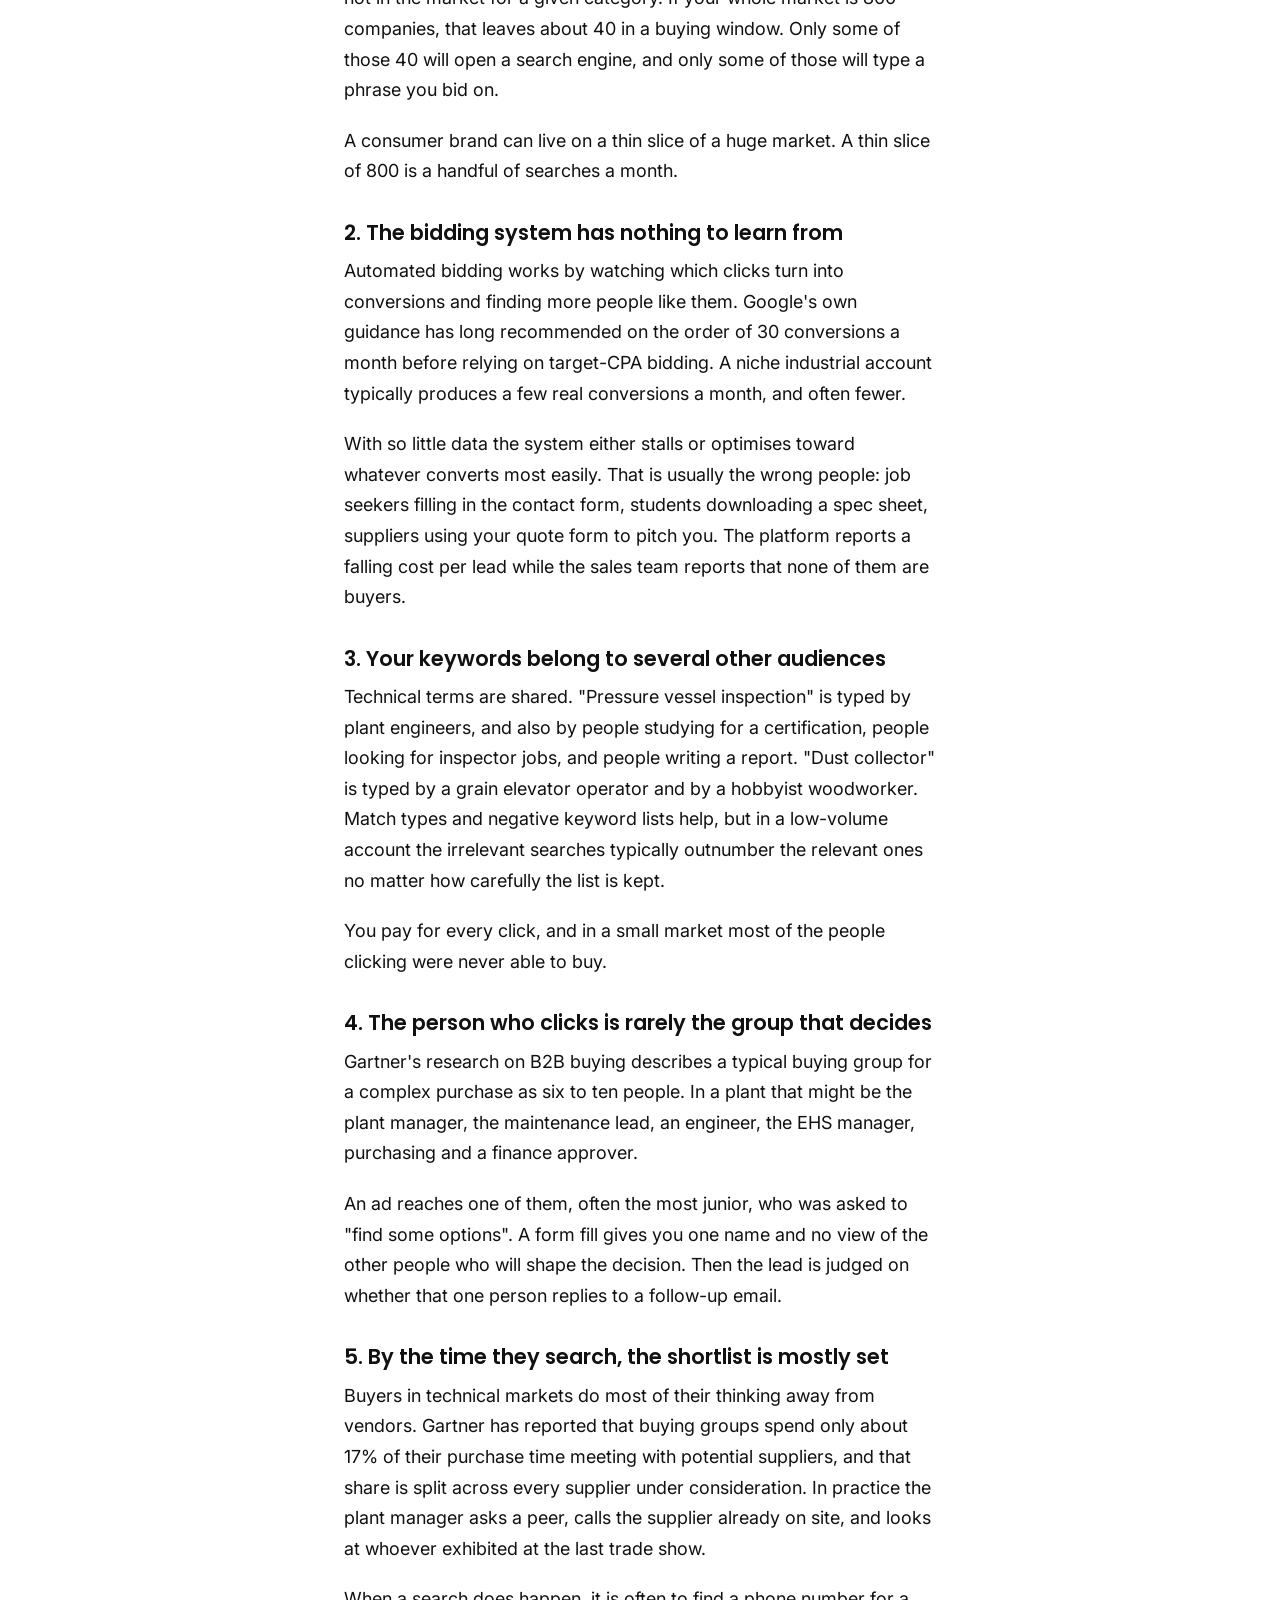
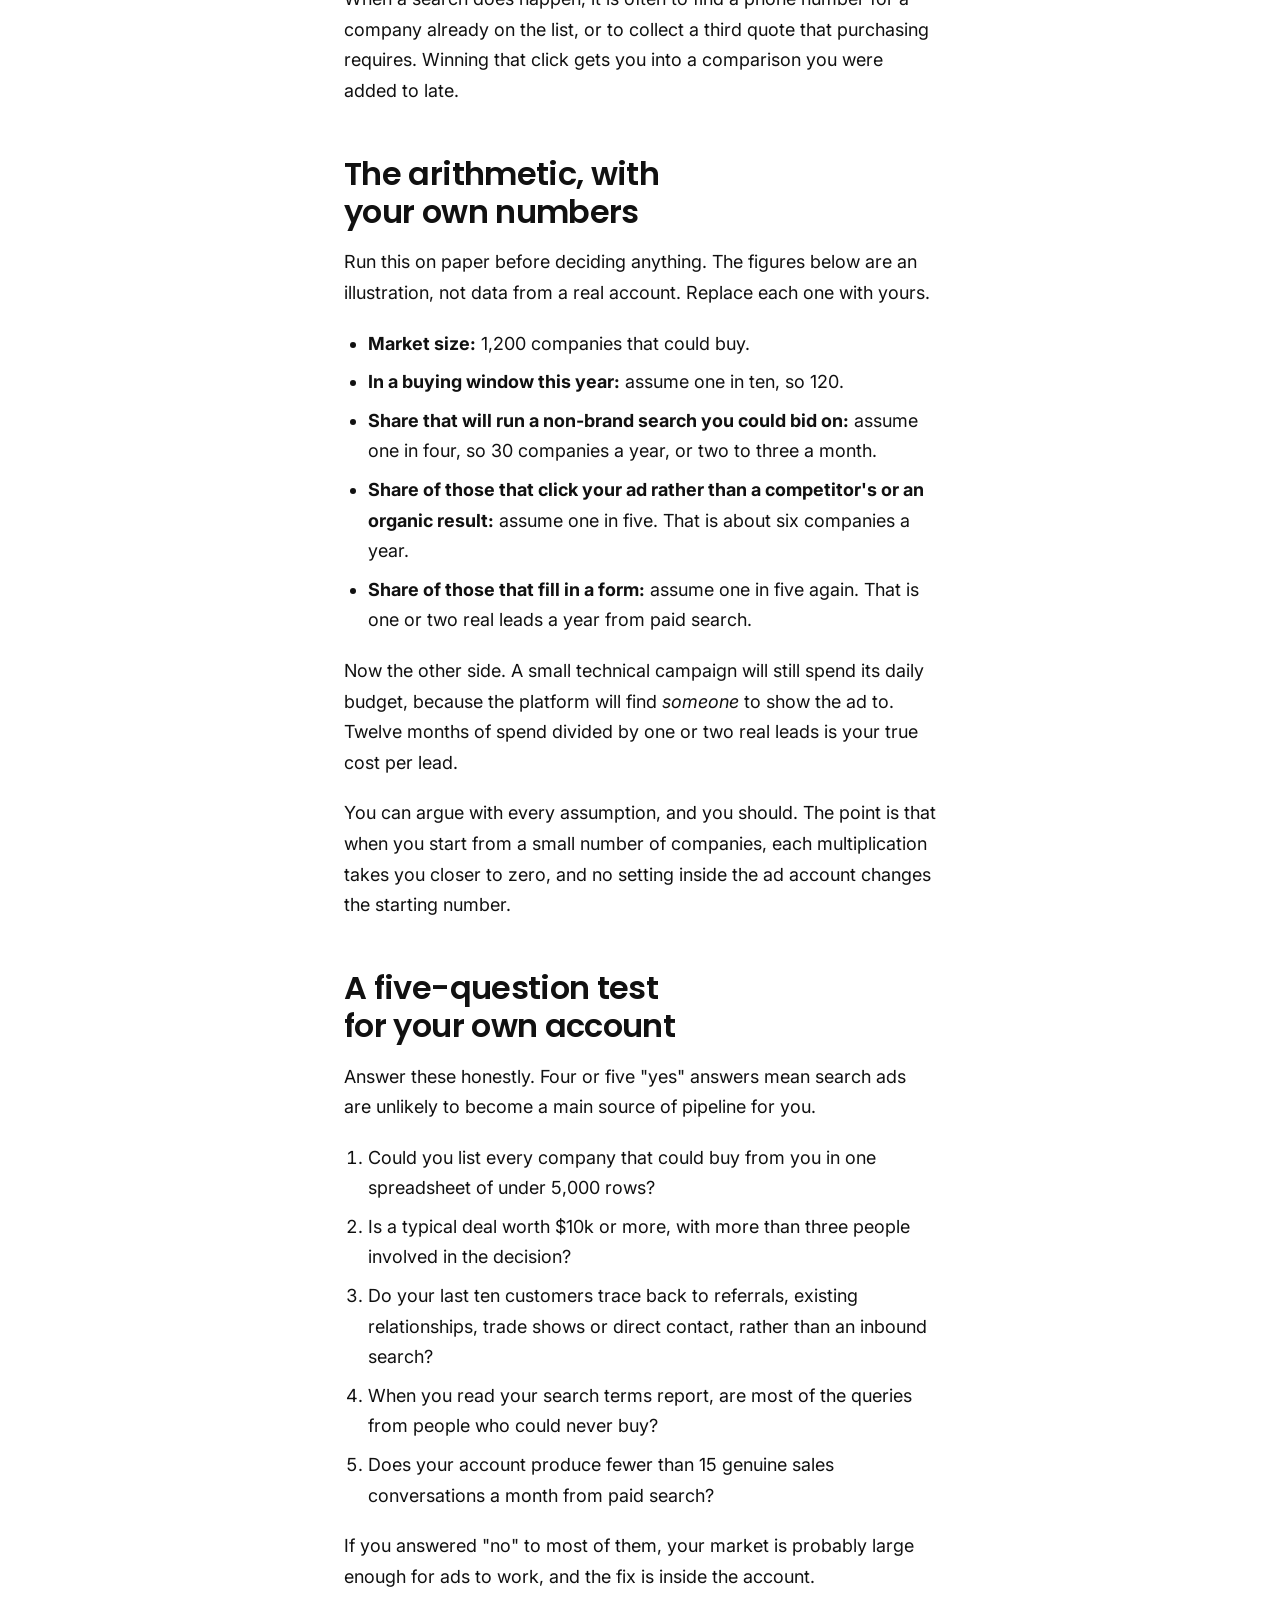
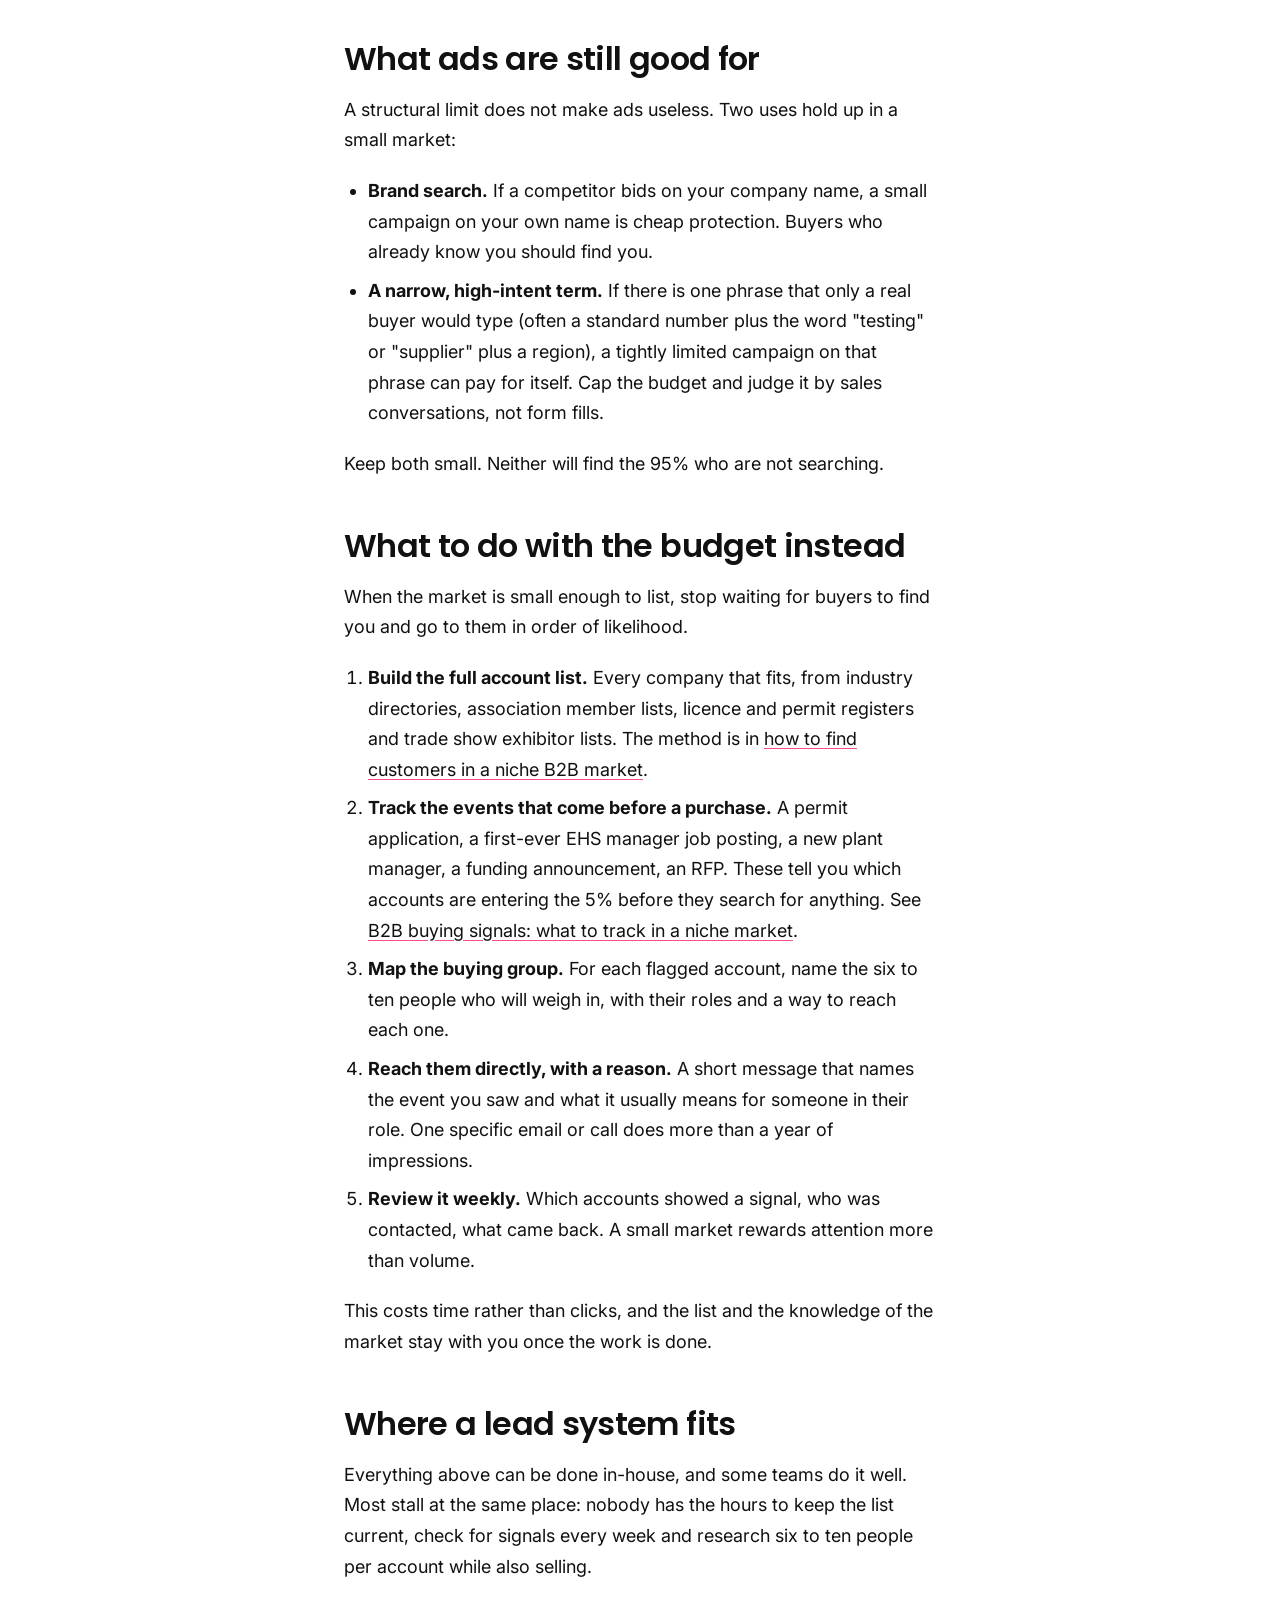
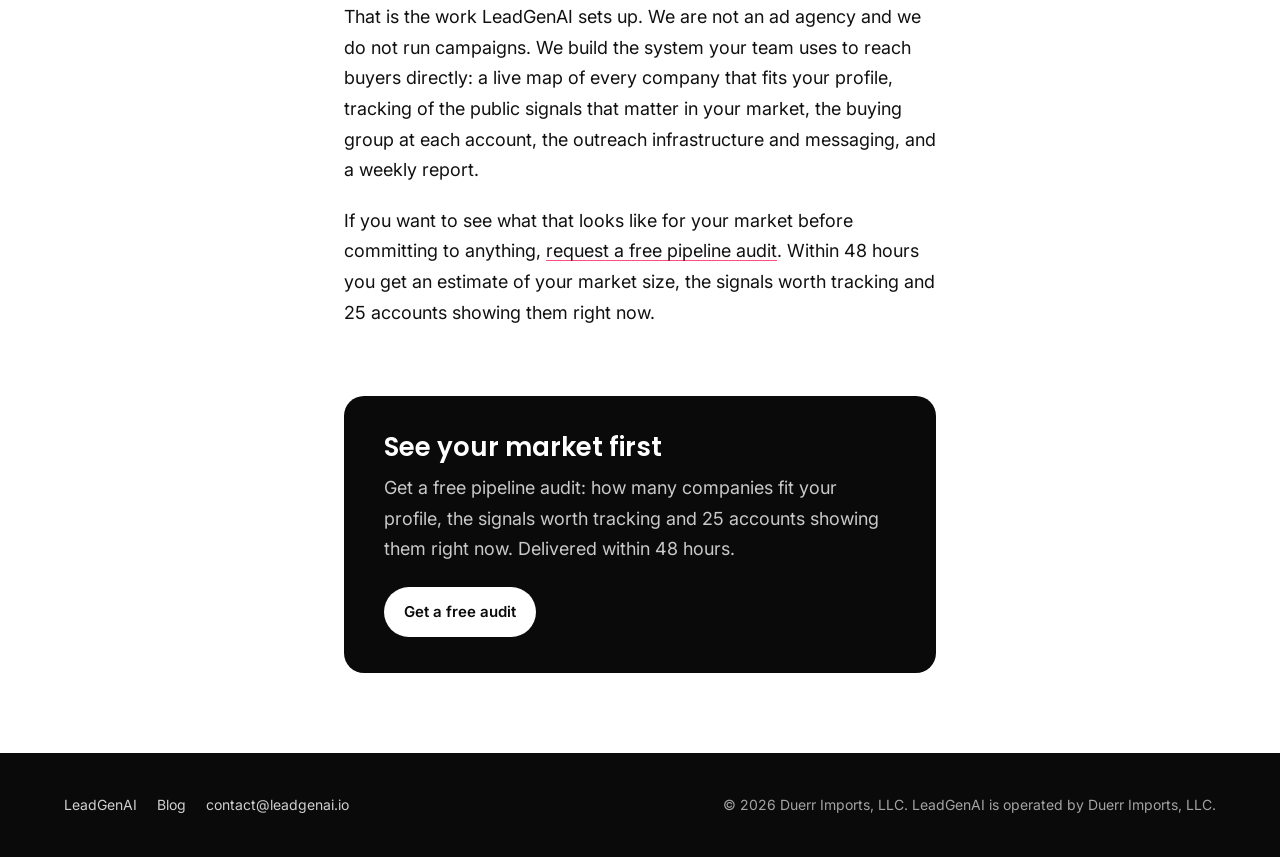
<file: blog/why-google-ads-dont-work-for-b2b/index.html>
<!doctype html>
<html lang="en">
<head>
<meta charset="utf-8">
<meta name="viewport" content="width=device-width, initial-scale=1">
<title>Why Google Ads Don&#x27;t Work for B2B Niche Markets | LeadGenAI</title>
<meta name="description" content="Why Google Ads don&#x27;t work for B2B companies in small, technical markets, a five-question test for your own account, and what to do with the budget.">
<link rel="canonical" href="https://leadgenai.io/blog/why-google-ads-dont-work-for-b2b/">
<meta property="og:title" content="Why Google Ads Don&#x27;t Work for B2B Niche Markets | LeadGenAI">
<meta property="og:description" content="Why Google Ads don&#x27;t work for B2B companies in small, technical markets, a five-question test for your own account, and what to do with the budget.">
<meta property="og:url" content="https://leadgenai.io/blog/why-google-ads-dont-work-for-b2b/">
<meta property="og:type" content="article">
<meta property="og:site_name" content="LeadGenAI">
<meta property="og:image" content="https://leadgenai.io/assets/og-image.png?v=2">
<meta property="og:image:width" content="1200">
<meta property="og:image:height" content="627">
<meta property="og:image:alt" content="LeadGenAI: We build B2B lead systems">
<meta name="twitter:card" content="summary_large_image">
<meta name="theme-color" content="#0a0a0a">
<link rel="icon" href="data:image/svg+xml,%3Csvg xmlns='http://www.w3.org/2000/svg' viewBox='0 0 64 64'%3E%3Crect width='64' height='64' rx='12' fill='%230a0a0a'/%3E%3Cg fill='%23fff'%3E%3Ccircle cx='18' cy='16' r='7'/%3E%3Ccircle cx='18' cy='30' r='7'/%3E%3Ccircle cx='18' cy='44' r='7'/%3E%3Ccircle cx='32' cy='44' r='7'/%3E%3Ccircle cx='46' cy='44' r='7'/%3E%3C/g%3E%3C/svg%3E">
<link rel="icon" type="image/png" sizes="512x512" href="/assets/icon-512.png">
<link rel="apple-touch-icon" href="/assets/apple-touch-icon.png">
<link rel="preconnect" href="https://fonts.googleapis.com"><link rel="preconnect" href="https://fonts.gstatic.com" crossorigin>
<link href="https://fonts.googleapis.com/css2?family=Poppins:wght@600;700&family=Inter:wght@400;500;600&display=swap" rel="stylesheet">
<link rel="stylesheet" href="/blog/blog.css">
<meta property="article:published_time" content="2026-11-21">
<script type="application/ld+json">{"@context": "https://schema.org", "@type": "BlogPosting", "headline": "Why Google Ads Don't Work for B2B Niche Markets", "description": "Why Google Ads don't work for B2B companies in small, technical markets, a five-question test for your own account, and what to do with the budget.", "datePublished": "2026-11-21", "dateModified": "2026-11-21", "mainEntityOfPage": "https://leadgenai.io/blog/why-google-ads-dont-work-for-b2b/", "image": "https://leadgenai.io/assets/og-image.png?v=2", "author": {"@type": "Organization", "name": "LeadGenAI", "url": "https://leadgenai.io"}, "publisher": {"@type": "Organization", "name": "LeadGenAI", "url": "https://leadgenai.io"}, "keywords": "why google ads don't work for B2B, google ads for niche B2B, B2B lead generation without ads, niche B2B marketing, industrial lead generation"}</script>
<script type="application/ld+json">{"@context": "https://schema.org", "@type": "BreadcrumbList", "itemListElement": [{"@type": "ListItem", "position": 1, "name": "Home", "item": "https://leadgenai.io/"}, {"@type": "ListItem", "position": 2, "name": "Blog", "item": "https://leadgenai.io/blog/"}, {"@type": "ListItem", "position": 3, "name": "Why Google Ads Don't Work for B2B Niche Markets", "item": "https://leadgenai.io/blog/why-google-ads-dont-work-for-b2b/"}]}</script>
</head>
<body>
<div class="nav"><div class="in">
  <a class="logo" href="/"><span class="mark"><svg viewBox="0 0 48 48" aria-hidden="true"><g fill="#0a0a0a"><circle cx="9" cy="9" r="6.5"/><circle cx="9" cy="23.5" r="6.5"/><circle cx="9" cy="38" r="6.5"/><circle cx="23.5" cy="38" r="6.5"/><circle cx="38" cy="38" r="6.5"/></g></svg></span><span>LeadGen<span class="ai">AI</span></span></a>
  <nav><a href="/#how">How it works</a><a href="/blog/">Blog</a><a class="btn" href="/#audit">Get a free audit</a></nav>
</div></div>
<header class="hero"><div class="in"><p class="kicker"><i></i>LeadGenAI blog</p><h1>Why Google Ads Don&#x27;t Work for B2B Niche Markets</h1>
<p>Why Google Ads don&#x27;t work for B2B companies in small, technical markets, a five-question test for your own account, and what to do with the budget.</p><div class="meta">November 21, 2026</div></div></header>
<article>
<p>If you are asking why Google Ads don't work for B2B, your story probably goes like this. A company that sells industrial filtration, structural inspection or a compliance platform for food plants spends a few months on search ads. The form fills come in: students, job seekers, vendors pitching their own services, a homeowner who wanted a different kind of filter. One or two real inquiries arrive, both from companies that already knew the name. The owner concludes that the agency was bad or the keywords were wrong.</p>
<p>Sometimes that is true. More often the account was set up competently and the problem is structural. This post explains why search ads fail for companies that sell into small, specialised markets, gives you a five-question test to check your own situation, and lays out what to do with the money instead.</p>
<p>One caveat first. Google Ads work well for plenty of B2B companies: those with tens of thousands of possible customers, short sales cycles and buyers who search by category. This post is about the other kind of business: a few hundred to a few thousand possible customers, deals of $10k and up, and a purchase that several people have to agree on.</p>
<h2>Why Google Ads don't work for B2B in a small market</h2>
<p>There are five reasons, and they compound.</p>
<h3>1. Most of your market is not searching this quarter</h3>
<p>Search ads only reach people at the moment they type a query. The LinkedIn B2B Institute and the Ehrenberg-Bass Institute popularised the "95-5 rule": at any given time, roughly 95% of business buyers are not in the market for a given category. If your whole market is 800 companies, that leaves about 40 in a buying window. Only some of those 40 will open a search engine, and only some of those will type a phrase you bid on.</p>
<p>A consumer brand can live on a thin slice of a huge market. A thin slice of 800 is a handful of searches a month.</p>
<h3>2. The bidding system has nothing to learn from</h3>
<p>Automated bidding works by watching which clicks turn into conversions and finding more people like them. Google's own guidance has long recommended on the order of 30 conversions a month before relying on target-CPA bidding. A niche industrial account typically produces a few real conversions a month, and often fewer.</p>
<p>With so little data the system either stalls or optimises toward whatever converts most easily. That is usually the wrong people: job seekers filling in the contact form, students downloading a spec sheet, suppliers using your quote form to pitch you. The platform reports a falling cost per lead while the sales team reports that none of them are buyers.</p>
<h3>3. Your keywords belong to several other audiences</h3>
<p>Technical terms are shared. "Pressure vessel inspection" is typed by plant engineers, and also by people studying for a certification, people looking for inspector jobs, and people writing a report. "Dust collector" is typed by a grain elevator operator and by a hobbyist woodworker. Match types and negative keyword lists help, but in a low-volume account the irrelevant searches typically outnumber the relevant ones no matter how carefully the list is kept.</p>
<p>You pay for every click, and in a small market most of the people clicking were never able to buy.</p>
<h3>4. The person who clicks is rarely the group that decides</h3>
<p>Gartner's research on B2B buying describes a typical buying group for a complex purchase as six to ten people. In a plant that might be the plant manager, the maintenance lead, an engineer, the EHS manager, purchasing and a finance approver.</p>
<p>An ad reaches one of them, often the most junior, who was asked to "find some options". A form fill gives you one name and no view of the other people who will shape the decision. Then the lead is judged on whether that one person replies to a follow-up email.</p>
<h3>5. By the time they search, the shortlist is mostly set</h3>
<p>Buyers in technical markets do most of their thinking away from vendors. Gartner has reported that buying groups spend only about 17% of their purchase time meeting with potential suppliers, and that share is split across every supplier under consideration. In practice the plant manager asks a peer, calls the supplier already on site, and looks at whoever exhibited at the last trade show.</p>
<p>When a search does happen, it is often to find a phone number for a company already on the list, or to collect a third quote that purchasing requires. Winning that click gets you into a comparison you were added to late.</p>
<h2>The arithmetic, with your own numbers</h2>
<p>Run this on paper before deciding anything. The figures below are an illustration, not data from a real account. Replace each one with yours.</p>
<ul><li><strong>Market size:</strong> 1,200 companies that could buy.</li><li><strong>In a buying window this year:</strong> assume one in ten, so 120.</li><li><strong>Share that will run a non-brand search you could bid on:</strong> assume one in four, so 30 companies a year, or two to three a month.</li><li><strong>Share of those that click your ad rather than a competitor's or an organic result:</strong> assume one in five. That is about six companies a year.</li><li><strong>Share of those that fill in a form:</strong> assume one in five again. That is one or two real leads a year from paid search.</li></ul>
<p>Now the other side. A small technical campaign will still spend its daily budget, because the platform will find <em>someone</em> to show the ad to. Twelve months of spend divided by one or two real leads is your true cost per lead.</p>
<p>You can argue with every assumption, and you should. The point is that when you start from a small number of companies, each multiplication takes you closer to zero, and no setting inside the ad account changes the starting number.</p>
<h2>A five-question test for your own account</h2>
<p>Answer these honestly. Four or five "yes" answers mean search ads are unlikely to become a main source of pipeline for you.</p>
<ol><li>Could you list every company that could buy from you in one spreadsheet of under 5,000 rows?</li><li>Is a typical deal worth $10k or more, with more than three people involved in the decision?</li><li>Do your last ten customers trace back to referrals, existing relationships, trade shows or direct contact, rather than an inbound search?</li><li>When you read your search terms report, are most of the queries from people who could never buy?</li><li>Does your account produce fewer than 15 genuine sales conversations a month from paid search?</li></ol>
<p>If you answered "no" to most of them, your market is probably large enough for ads to work, and the fix is inside the account.</p>
<h2>What ads are still good for</h2>
<p>A structural limit does not make ads useless. Two uses hold up in a small market:</p>
<ul><li><strong>Brand search.</strong> If a competitor bids on your company name, a small campaign on your own name is cheap protection. Buyers who already know you should find you.</li><li><strong>A narrow, high-intent term.</strong> If there is one phrase that only a real buyer would type (often a standard number plus the word "testing" or "supplier" plus a region), a tightly limited campaign on that phrase can pay for itself. Cap the budget and judge it by sales conversations, not form fills.</li></ul>
<p>Keep both small. Neither will find the 95% who are not searching.</p>
<h2>What to do with the budget instead</h2>
<p>When the market is small enough to list, stop waiting for buyers to find you and go to them in order of likelihood.</p>
<ol><li><strong>Build the full account list.</strong> Every company that fits, from industry directories, association member lists, licence and permit registers and trade show exhibitor lists. The method is in <a href="/blog/find-customers-niche-b2b-market/">how to find customers in a niche B2B market</a>.</li><li><strong>Track the events that come before a purchase.</strong> A permit application, a first-ever EHS manager job posting, a new plant manager, a funding announcement, an RFP. These tell you which accounts are entering the 5% before they search for anything. See <a href="/blog/b2b-buying-signals/">B2B buying signals: what to track in a niche market</a>.</li><li><strong>Map the buying group.</strong> For each flagged account, name the six to ten people who will weigh in, with their roles and a way to reach each one.</li><li><strong>Reach them directly, with a reason.</strong> A short message that names the event you saw and what it usually means for someone in their role. One specific email or call does more than a year of impressions.</li><li><strong>Review it weekly.</strong> Which accounts showed a signal, who was contacted, what came back. A small market rewards attention more than volume.</li></ol>
<p>This costs time rather than clicks, and the list and the knowledge of the market stay with you once the work is done.</p>
<h2>Where a lead system fits</h2>
<p>Everything above can be done in-house, and some teams do it well. Most stall at the same place: nobody has the hours to keep the list current, check for signals every week and research six to ten people per account while also selling.</p>
<p>That is the work LeadGenAI sets up. We are not an ad agency and we do not run campaigns. We build the system your team uses to reach buyers directly: a live map of every company that fits your profile, tracking of the public signals that matter in your market, the buying group at each account, the outreach infrastructure and messaging, and a weekly report.</p>
<p>If you want to see what that looks like for your market before committing to anything, <a href="/#audit">request a free pipeline audit</a>. Within 48 hours you get an estimate of your market size, the signals worth tracking and 25 accounts showing them right now.</p>
</article>
<section class="cta"><div class="box">
  <h2>See your market first</h2>
  <p>Get a free pipeline audit: how many companies fit your profile, the signals worth tracking and 25 accounts showing them right now. Delivered within 48 hours.</p>
  <a class="btn" href="/#audit">Get a free audit</a>
</div></section>
<footer><div class="in"><span><a href="/">LeadGenAI</a><a href="/blog/">Blog</a><a href="mailto:contact@leadgenai.io">contact@leadgenai.io</a></span><span>© 2026 Duerr Imports, LLC. LeadGenAI is operated by Duerr Imports, LLC.</span></div></footer>
</body>
</html>
</file>
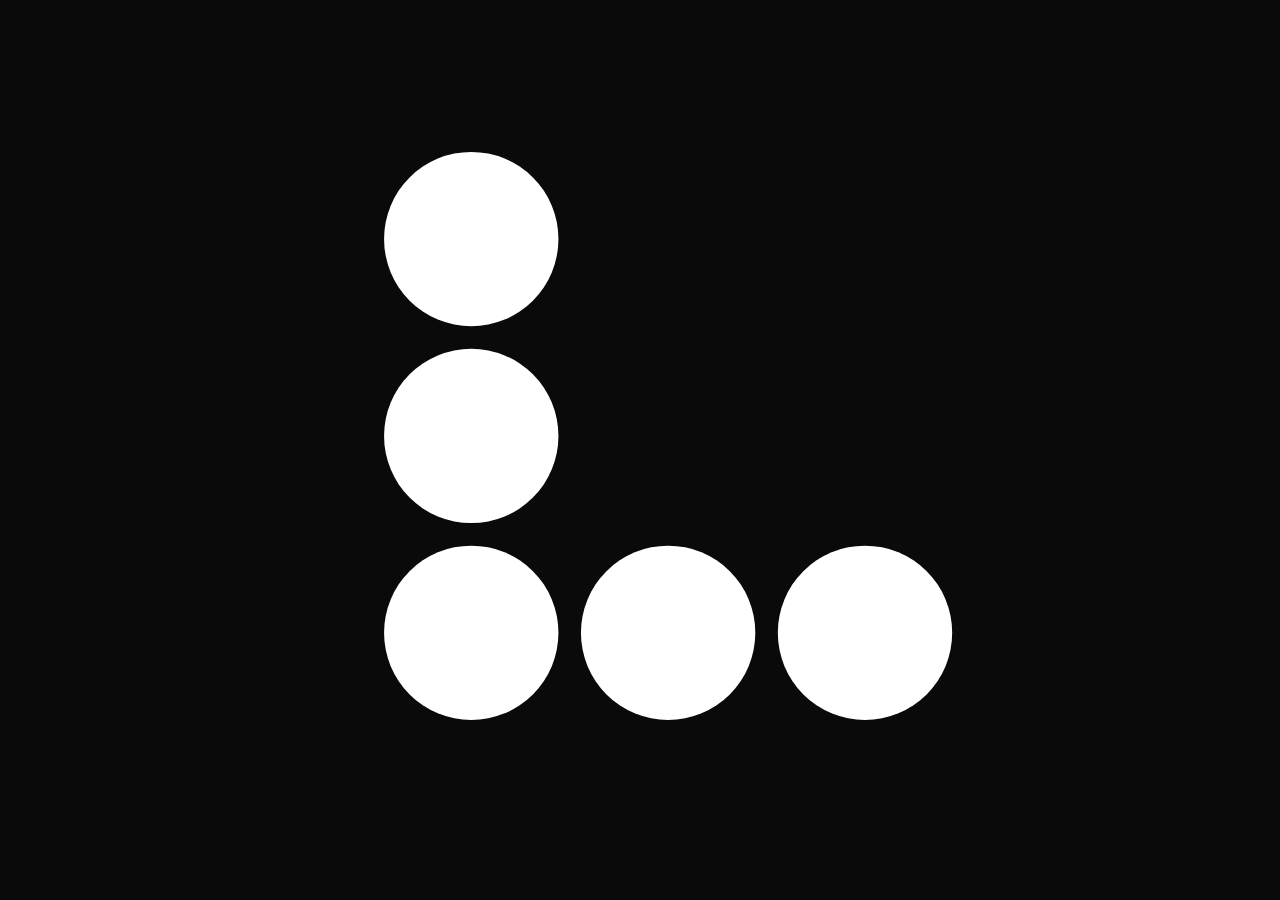
<file: tools/icon.html>
<!doctype html><html><head><meta charset="utf-8"><style>html,body{margin:0;background:#0a0a0a}svg{display:block;width:100vw;height:100vh}</style></head>
<!-- Source for assets/icon-512.png and assets/apple-touch-icon.png -->
<body><svg viewBox="0 0 64 64"><rect width="64" height="64" fill="#0a0a0a"/><g fill="#fff"><circle cx="20" cy="17" r="6.2"/><circle cx="20" cy="31" r="6.2"/><circle cx="20" cy="45" r="6.2"/><circle cx="34" cy="45" r="6.2"/><circle cx="48" cy="45" r="6.2"/></g></svg></body></html>
</file>
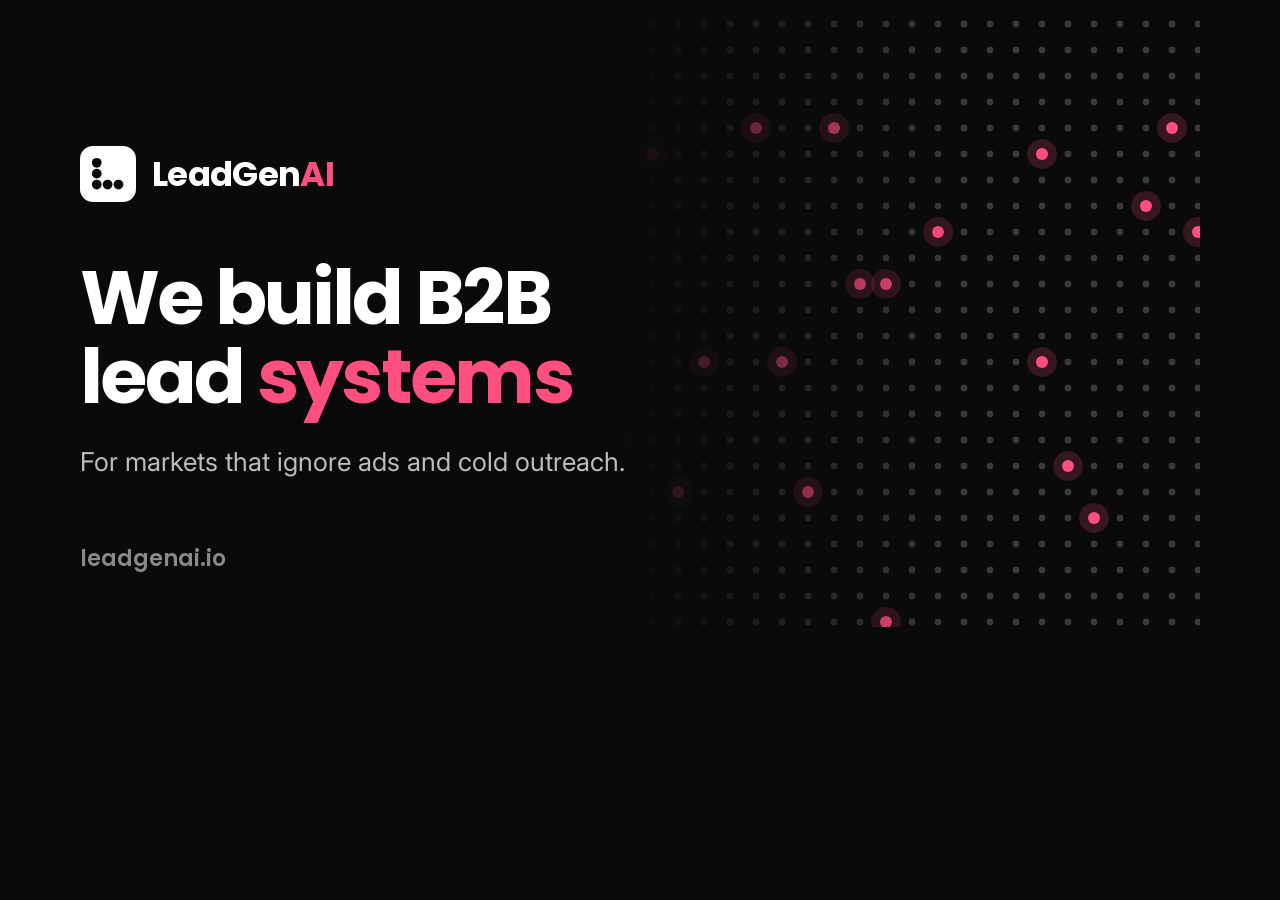
<file: tools/og-image.html>
<!doctype html><html><head><meta charset="utf-8">
<!-- Source for assets/og-image.png (1200x627). Render:
"/Applications/Google Chrome.app/Contents/MacOS/Google Chrome" --headless=new --disable-gpu --hide-scrollbars --window-size=1200,627 --virtual-time-budget=4000 --screenshot="$PWD/assets/og-image.png" "file://$PWD/tools/og-image.html" -->
<link href="https://fonts.googleapis.com/css2?family=Poppins:wght@600;700&family=Inter:wght@500&display=swap" rel="stylesheet">
<style>
*{margin:0;padding:0;box-sizing:border-box}
html,body{width:1200px;height:627px;background:#0a0a0a;overflow:hidden}
body{position:relative;font-family:Inter,sans-serif;color:#fff}
canvas{position:absolute;right:0;top:0}
.t{position:absolute;left:80px;top:0;bottom:0;display:flex;flex-direction:column;justify-content:center;width:640px}
.logo{display:flex;align-items:center;gap:16px;font:700 34px Poppins;letter-spacing:-.02em;margin-bottom:56px}
.logo b{color:#ff4f81;font-weight:700}
.m{width:56px;height:56px;border-radius:13px;background:#fff;display:grid;place-items:center}
.m svg{width:36px;height:36px}
h1{font:700 76px/1.04 Poppins;letter-spacing:-.035em}
h1 span{color:#ff4f81}
p{font-size:26px;color:#bdbdbd;margin-top:28px;line-height:1.4;white-space:nowrap}
.u{position:absolute;left:80px;bottom:52px;font:600 22px Poppins;color:#8a8a8a}
.fade{position:absolute;inset:0;background:linear-gradient(90deg,#0a0a0a 0%,#0a0a0a 52%,rgba(10,10,10,0) 80%)}
</style></head><body>
<canvas id="c" width="1200" height="627"></canvas><div class="fade"></div>
<div class="t">
 <div class="logo"><span class="m"><svg viewBox="0 0 48 48"><g fill="#0a0a0a"><circle cx="9" cy="9" r="6.5"/><circle cx="9" cy="23.5" r="6.5"/><circle cx="9" cy="38" r="6.5"/><circle cx="23.5" cy="38" r="6.5"/><circle cx="38" cy="38" r="6.5"/></g></svg></span><span>LeadGen<b>AI</b></span></div>
 <h1>We build B2B<br>lead <span>systems</span></h1>
 <p>For markets that ignore ads and cold outreach.</p>
</div>
<div class="u">leadgenai.io</div>
<script>
const c=document.getElementById('c').getContext('2d');let s=7;const r=()=>(s=s*16807%2147483647)/2147483647;
for(let y=24;y<627;y+=26)for(let x=600;x<1200;x+=26){const hot=r()<.035;c.beginPath();c.arc(x,y,hot?6:3.4,0,7);c.fillStyle=hot?'#ff4f81':'#3a3a3a';c.fill();if(hot){c.beginPath();c.arc(x,y,15,0,7);c.fillStyle='rgba(255,79,129,.18)';c.fill();}}
</script></body></html>
</file>
<file: blog/blog.css>
:root{--black:#0a0a0a;--ink:#111;--grey:#5f5f5f;--soft:#a3a3a3;--paper:#f6f5f3;--line:#e6e4e0;--pink:#ff4f81;--display:"Poppins",system-ui,sans-serif;--body:"Inter",system-ui,sans-serif;--pad:clamp(20px,5vw,72px)}
*{box-sizing:border-box;margin:0;padding:0}
body{font-family:var(--body);font-size:18px;line-height:1.7;color:var(--ink);background:#fff;-webkit-font-smoothing:antialiased}
a{color:inherit}
:focus-visible{outline:2px solid var(--pink);outline-offset:3px;border-radius:6px}
.nav{position:sticky;top:0;z-index:5;background:rgba(10,10,10,.92);backdrop-filter:blur(12px);-webkit-backdrop-filter:blur(12px);color:#fff}
.nav .in{max-width:1240px;margin:0 auto;padding:0 var(--pad);height:68px;display:flex;align-items:center;justify-content:space-between;gap:20px}
.logo{display:inline-flex;align-items:center;gap:11px;text-decoration:none;font:700 20px/1 var(--display);letter-spacing:-.02em;color:#fff}
.logo .mark{width:32px;height:32px;border-radius:8px;background:#fff;display:grid;place-items:center}
.logo .mark svg{width:20px;height:20px}
.logo .ai{color:var(--pink)}
.nav nav{display:flex;align-items:center;gap:26px;font-size:15px;font-weight:500}
.nav nav a{text-decoration:none;color:#d0d0d0}
.btn{display:inline-flex;align-items:center;height:42px;padding:0 20px;border-radius:999px;background:#fff;color:var(--black)!important;font-weight:600;font-size:15px;text-decoration:none;transition:transform 160ms cubic-bezier(.23,1,.32,1)}
.btn:active{transform:scale(.97)}
.btn.dark{background:var(--black);color:#fff!important;height:52px;padding:0 26px;font-size:16px}
@media (max-width:640px){.nav nav a:not(.btn){display:none}}
header.hero{background:var(--black);color:#fff;padding:clamp(56px,8vw,96px) var(--pad) clamp(48px,6vw,72px)}
header.hero .in{max-width:780px;margin:0 auto}
.kicker{font-size:14px;font-weight:600;color:var(--soft);display:flex;align-items:center;gap:10px;margin-bottom:18px}
.kicker i{width:8px;height:8px;border-radius:50%;background:var(--pink)}
h1{font:700 clamp(34px,5vw,56px)/1.08 var(--display);letter-spacing:-.03em;text-wrap:balance}
header.hero p{color:#c9c9c9;font-size:19px;margin-top:20px;max-width:60ch}
.meta{font-size:14px;color:var(--soft);margin-top:22px}
article{max-width:720px;margin:0 auto;padding:clamp(40px,6vw,72px) var(--pad) 24px}
article h2{font:600 clamp(26px,3vw,32px)/1.2 var(--display);letter-spacing:-.02em;margin:48px 0 16px;text-wrap:balance}
article h3{font:600 21px/1.3 var(--display);margin:32px 0 10px}
article p,article ul,article ol,article blockquote{margin:0 0 20px}
article ul,article ol{padding-left:24px}
article li{margin-bottom:8px}
article a{text-decoration-color:var(--pink);text-underline-offset:3px}
article blockquote{border-left:3px solid var(--pink);padding:4px 0 4px 20px;color:var(--grey)}
article code{background:var(--paper);padding:2px 6px;border-radius:6px;font-size:.9em}
.cta{max-width:720px;margin:24px auto 80px;padding:0 var(--pad)}
.cta .box{background:var(--black);color:#fff;border-radius:20px;padding:36px clamp(24px,4vw,40px)}
.cta h2{font:600 26px/1.2 var(--display);margin-bottom:10px}
.cta p{color:#c9c9c9;margin-bottom:22px}
.cta .btn{height:50px}
.list{max-width:900px;margin:0 auto;padding:clamp(40px,6vw,72px) var(--pad) 96px;display:grid;gap:16px}
.card{display:block;text-decoration:none;border:1px solid var(--line);border-radius:18px;padding:28px 28px 30px;transition:border-color 200ms ease}
@media (hover:hover) and (pointer:fine){.card:hover{border-color:var(--black)}}
.card h2{font:600 23px/1.25 var(--display);letter-spacing:-.01em;margin-bottom:8px}
.card p{color:var(--grey);font-size:16px}
.card small{display:block;font-size:13px;color:var(--soft);margin-bottom:10px;font-weight:600}
.empty{color:var(--grey)}
footer{background:var(--black);color:var(--soft);font-size:14px;padding:40px var(--pad)}
footer .in{max-width:1240px;margin:0 auto;display:flex;justify-content:space-between;gap:20px;flex-wrap:wrap}
footer a{color:#d0d0d0;text-decoration:none;margin-right:20px}
</file>
